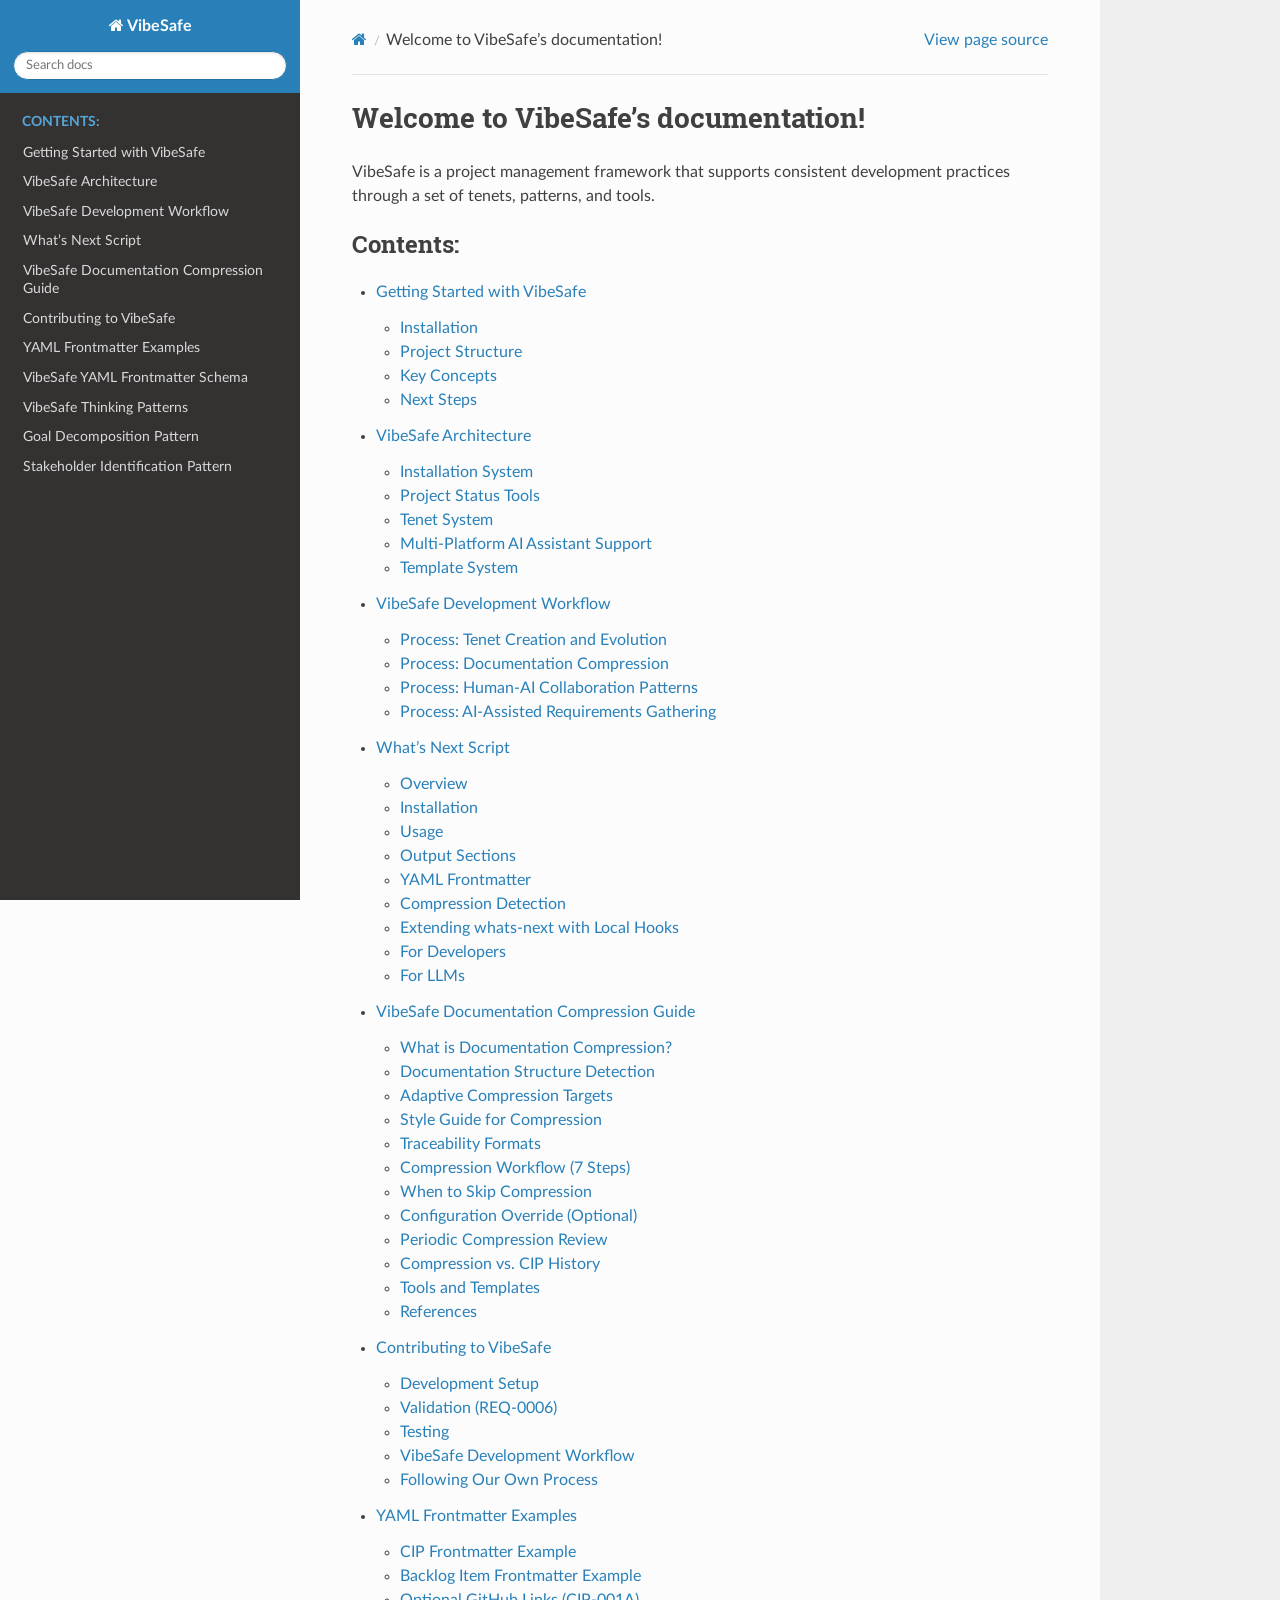
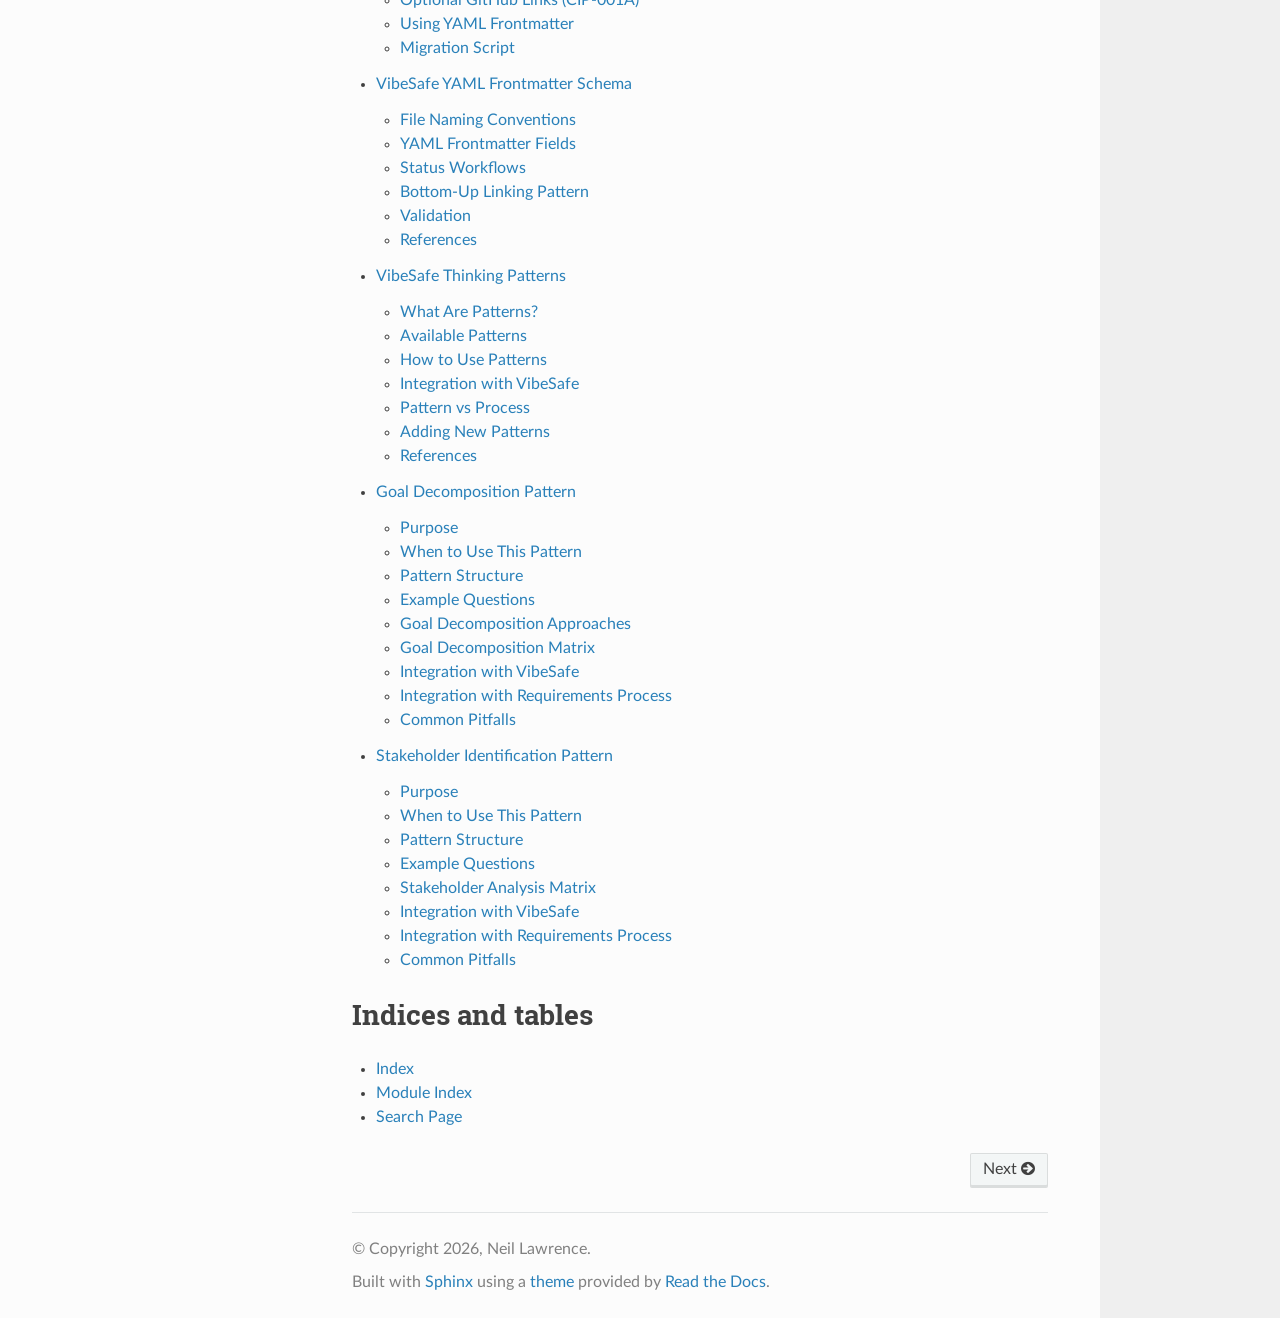
<file: index.html>
<!DOCTYPE html>
<html class="writer-html5" lang="en" data-content_root="./">
<head>
  <meta charset="utf-8" /><meta name="viewport" content="width=device-width, initial-scale=1" />

  <meta name="viewport" content="width=device-width, initial-scale=1.0" />
  <title>Welcome to VibeSafe’s documentation! &mdash; VibeSafe 0.1.0 documentation</title>
      <link rel="stylesheet" type="text/css" href="_static/pygments.css?v=b86133f3" />
      <link rel="stylesheet" type="text/css" href="_static/css/theme.css?v=9edc463e" />
      <link rel="stylesheet" type="text/css" href="_static/copybutton.css?v=76b2166b" />
      <link rel="stylesheet" type="text/css" href="_static/custom.css?v=59ca3cb4" />

  
      <script src="_static/jquery.js?v=5d32c60e"></script>
      <script src="_static/_sphinx_javascript_frameworks_compat.js?v=2cd50e6c"></script>
      <script src="_static/documentation_options.js?v=01f34227"></script>
      <script src="_static/doctools.js?v=9bcbadda"></script>
      <script src="_static/sphinx_highlight.js?v=dc90522c"></script>
      <script src="_static/clipboard.min.js?v=a7894cd8"></script>
      <script src="_static/copybutton.js?v=f281be69"></script>
    <script src="_static/js/theme.js"></script>
    <link rel="index" title="Index" href="genindex.html" />
    <link rel="search" title="Search" href="search.html" />
    <link rel="next" title="Getting Started with VibeSafe" href="getting_started.html" /> 
</head>

<body class="wy-body-for-nav"> 
  <div class="wy-grid-for-nav">
    <nav data-toggle="wy-nav-shift" class="wy-nav-side">
      <div class="wy-side-scroll">
        <div class="wy-side-nav-search" >

          
          
          <a href="#" class="icon icon-home">
            VibeSafe
          </a>
<div role="search">
  <form id="rtd-search-form" class="wy-form" action="search.html" method="get">
    <input type="text" name="q" placeholder="Search docs" aria-label="Search docs" />
    <input type="hidden" name="check_keywords" value="yes" />
    <input type="hidden" name="area" value="default" />
  </form>
</div>
        </div><div class="wy-menu wy-menu-vertical" data-spy="affix" role="navigation" aria-label="Navigation menu">
              <p class="caption" role="heading"><span class="caption-text">Contents:</span></p>
<ul>
<li class="toctree-l1"><a class="reference internal" href="getting_started.html">Getting Started with VibeSafe</a></li>
<li class="toctree-l1"><a class="reference internal" href="architecture.html">VibeSafe Architecture</a></li>
<li class="toctree-l1"><a class="reference internal" href="workflow.html">VibeSafe Development Workflow</a></li>
<li class="toctree-l1"><a class="reference internal" href="whats_next_script.html">What’s Next Script</a></li>
<li class="toctree-l1"><a class="reference internal" href="compression-guide.html">VibeSafe Documentation Compression Guide</a></li>
<li class="toctree-l1"><a class="reference internal" href="contributing.html">Contributing to VibeSafe</a></li>
<li class="toctree-l1"><a class="reference internal" href="yaml_frontmatter_examples.html">YAML Frontmatter Examples</a></li>
<li class="toctree-l1"><a class="reference internal" href="yaml_frontmatter_schema.html">VibeSafe YAML Frontmatter Schema</a></li>
<li class="toctree-l1"><a class="reference internal" href="patterns/README.html">VibeSafe Thinking Patterns</a></li>
<li class="toctree-l1"><a class="reference internal" href="patterns/goal-decomposition.html">Goal Decomposition Pattern</a></li>
<li class="toctree-l1"><a class="reference internal" href="patterns/stakeholder-identification.html">Stakeholder Identification Pattern</a></li>
</ul>

        </div>
      </div>
    </nav>

    <section data-toggle="wy-nav-shift" class="wy-nav-content-wrap"><nav class="wy-nav-top" aria-label="Mobile navigation menu" >
          <i data-toggle="wy-nav-top" class="fa fa-bars"></i>
          <a href="#">VibeSafe</a>
      </nav>

      <div class="wy-nav-content">
        <div class="rst-content">
          <div role="navigation" aria-label="Page navigation">
  <ul class="wy-breadcrumbs">
      <li><a href="#" class="icon icon-home" aria-label="Home"></a></li>
      <li class="breadcrumb-item active">Welcome to VibeSafe’s documentation!</li>
      <li class="wy-breadcrumbs-aside">
            <a href="_sources/index.rst.txt" rel="nofollow"> View page source</a>
      </li>
  </ul>
  <hr/>
</div>
          <div role="main" class="document" itemscope="itemscope" itemtype="http://schema.org/Article">
           <div itemprop="articleBody">
             
  <section id="welcome-to-vibesafe-s-documentation">
<h1>Welcome to VibeSafe’s documentation!<a class="headerlink" href="#welcome-to-vibesafe-s-documentation" title="Link to this heading"></a></h1>
<p>VibeSafe is a project management framework that supports consistent development practices through a set of tenets, patterns, and tools.</p>
<div class="toctree-wrapper compound">
<p class="caption" role="heading"><span class="caption-text">Contents:</span></p>
<ul>
<li class="toctree-l1"><a class="reference internal" href="getting_started.html">Getting Started with VibeSafe</a><ul>
<li class="toctree-l2"><a class="reference internal" href="getting_started.html#installation">Installation</a></li>
<li class="toctree-l2"><a class="reference internal" href="getting_started.html#project-structure">Project Structure</a></li>
<li class="toctree-l2"><a class="reference internal" href="getting_started.html#key-concepts">Key Concepts</a></li>
<li class="toctree-l2"><a class="reference internal" href="getting_started.html#next-steps">Next Steps</a></li>
</ul>
</li>
<li class="toctree-l1"><a class="reference internal" href="architecture.html">VibeSafe Architecture</a><ul>
<li class="toctree-l2"><a class="reference internal" href="architecture.html#installation-system">Installation System</a></li>
<li class="toctree-l2"><a class="reference internal" href="architecture.html#project-status-tools">Project Status Tools</a></li>
<li class="toctree-l2"><a class="reference internal" href="architecture.html#tenet-system">Tenet System</a></li>
<li class="toctree-l2"><a class="reference internal" href="architecture.html#multi-platform-ai-assistant-support">Multi-Platform AI Assistant Support</a></li>
<li class="toctree-l2"><a class="reference internal" href="architecture.html#template-system">Template System</a></li>
</ul>
</li>
<li class="toctree-l1"><a class="reference internal" href="workflow.html">VibeSafe Development Workflow</a><ul>
<li class="toctree-l2"><a class="reference internal" href="workflow.html#process-tenet-creation-and-evolution">Process: Tenet Creation and Evolution</a></li>
<li class="toctree-l2"><a class="reference internal" href="workflow.html#process-documentation-compression">Process: Documentation Compression</a></li>
<li class="toctree-l2"><a class="reference internal" href="workflow.html#process-human-ai-collaboration-patterns">Process: Human-AI Collaboration Patterns</a></li>
<li class="toctree-l2"><a class="reference internal" href="workflow.html#process-ai-assisted-requirements-gathering">Process: AI-Assisted Requirements Gathering</a></li>
</ul>
</li>
<li class="toctree-l1"><a class="reference internal" href="whats_next_script.html">What’s Next Script</a><ul>
<li class="toctree-l2"><a class="reference internal" href="whats_next_script.html#overview">Overview</a></li>
<li class="toctree-l2"><a class="reference internal" href="whats_next_script.html#installation">Installation</a></li>
<li class="toctree-l2"><a class="reference internal" href="whats_next_script.html#usage">Usage</a></li>
<li class="toctree-l2"><a class="reference internal" href="whats_next_script.html#output-sections">Output Sections</a></li>
<li class="toctree-l2"><a class="reference internal" href="whats_next_script.html#yaml-frontmatter">YAML Frontmatter</a></li>
<li class="toctree-l2"><a class="reference internal" href="whats_next_script.html#compression-detection">Compression Detection</a></li>
<li class="toctree-l2"><a class="reference internal" href="whats_next_script.html#extending-whats-next-with-local-hooks">Extending whats-next with Local Hooks</a></li>
<li class="toctree-l2"><a class="reference internal" href="whats_next_script.html#for-developers">For Developers</a></li>
<li class="toctree-l2"><a class="reference internal" href="whats_next_script.html#for-llms">For LLMs</a></li>
</ul>
</li>
<li class="toctree-l1"><a class="reference internal" href="compression-guide.html">VibeSafe Documentation Compression Guide</a><ul>
<li class="toctree-l2"><a class="reference internal" href="compression-guide.html#what-is-documentation-compression">What is Documentation Compression?</a></li>
<li class="toctree-l2"><a class="reference internal" href="compression-guide.html#documentation-structure-detection">Documentation Structure Detection</a></li>
<li class="toctree-l2"><a class="reference internal" href="compression-guide.html#adaptive-compression-targets">Adaptive Compression Targets</a></li>
<li class="toctree-l2"><a class="reference internal" href="compression-guide.html#style-guide-for-compression">Style Guide for Compression</a></li>
<li class="toctree-l2"><a class="reference internal" href="compression-guide.html#traceability-formats">Traceability Formats</a></li>
<li class="toctree-l2"><a class="reference internal" href="compression-guide.html#compression-workflow-7-steps">Compression Workflow (7 Steps)</a></li>
<li class="toctree-l2"><a class="reference internal" href="compression-guide.html#when-to-skip-compression">When to Skip Compression</a></li>
<li class="toctree-l2"><a class="reference internal" href="compression-guide.html#configuration-override-optional">Configuration Override (Optional)</a></li>
<li class="toctree-l2"><a class="reference internal" href="compression-guide.html#periodic-compression-review">Periodic Compression Review</a></li>
<li class="toctree-l2"><a class="reference internal" href="compression-guide.html#compression-vs-cip-history">Compression vs. CIP History</a></li>
<li class="toctree-l2"><a class="reference internal" href="compression-guide.html#tools-and-templates">Tools and Templates</a></li>
<li class="toctree-l2"><a class="reference internal" href="compression-guide.html#references">References</a></li>
</ul>
</li>
<li class="toctree-l1"><a class="reference internal" href="contributing.html">Contributing to VibeSafe</a><ul>
<li class="toctree-l2"><a class="reference internal" href="contributing.html#development-setup">Development Setup</a></li>
<li class="toctree-l2"><a class="reference internal" href="contributing.html#validation-req-0006">Validation (REQ-0006)</a></li>
<li class="toctree-l2"><a class="reference internal" href="contributing.html#testing">Testing</a></li>
<li class="toctree-l2"><a class="reference internal" href="contributing.html#vibesafe-development-workflow">VibeSafe Development Workflow</a></li>
<li class="toctree-l2"><a class="reference internal" href="contributing.html#following-our-own-process">Following Our Own Process</a></li>
</ul>
</li>
<li class="toctree-l1"><a class="reference internal" href="yaml_frontmatter_examples.html">YAML Frontmatter Examples</a><ul>
<li class="toctree-l2"><a class="reference internal" href="yaml_frontmatter_examples.html#cip-frontmatter-example">CIP Frontmatter Example</a></li>
<li class="toctree-l2"><a class="reference internal" href="yaml_frontmatter_examples.html#backlog-item-frontmatter-example">Backlog Item Frontmatter Example</a></li>
<li class="toctree-l2"><a class="reference internal" href="yaml_frontmatter_examples.html#optional-github-links-cip-001a">Optional GitHub Links (CIP-001A)</a></li>
<li class="toctree-l2"><a class="reference internal" href="yaml_frontmatter_examples.html#using-yaml-frontmatter">Using YAML Frontmatter</a></li>
<li class="toctree-l2"><a class="reference internal" href="yaml_frontmatter_examples.html#migration-script">Migration Script</a></li>
</ul>
</li>
<li class="toctree-l1"><a class="reference internal" href="yaml_frontmatter_schema.html">VibeSafe YAML Frontmatter Schema</a><ul>
<li class="toctree-l2"><a class="reference internal" href="yaml_frontmatter_schema.html#file-naming-conventions">File Naming Conventions</a></li>
<li class="toctree-l2"><a class="reference internal" href="yaml_frontmatter_schema.html#yaml-frontmatter-fields">YAML Frontmatter Fields</a></li>
<li class="toctree-l2"><a class="reference internal" href="yaml_frontmatter_schema.html#status-workflows">Status Workflows</a></li>
<li class="toctree-l2"><a class="reference internal" href="yaml_frontmatter_schema.html#bottom-up-linking-pattern">Bottom-Up Linking Pattern</a></li>
<li class="toctree-l2"><a class="reference internal" href="yaml_frontmatter_schema.html#validation">Validation</a></li>
<li class="toctree-l2"><a class="reference internal" href="yaml_frontmatter_schema.html#references">References</a></li>
</ul>
</li>
<li class="toctree-l1"><a class="reference internal" href="patterns/README.html">VibeSafe Thinking Patterns</a><ul>
<li class="toctree-l2"><a class="reference internal" href="patterns/README.html#what-are-patterns">What Are Patterns?</a></li>
<li class="toctree-l2"><a class="reference internal" href="patterns/README.html#available-patterns">Available Patterns</a></li>
<li class="toctree-l2"><a class="reference internal" href="patterns/README.html#how-to-use-patterns">How to Use Patterns</a></li>
<li class="toctree-l2"><a class="reference internal" href="patterns/README.html#integration-with-vibesafe">Integration with VibeSafe</a></li>
<li class="toctree-l2"><a class="reference internal" href="patterns/README.html#pattern-vs-process">Pattern vs Process</a></li>
<li class="toctree-l2"><a class="reference internal" href="patterns/README.html#adding-new-patterns">Adding New Patterns</a></li>
<li class="toctree-l2"><a class="reference internal" href="patterns/README.html#references">References</a></li>
</ul>
</li>
<li class="toctree-l1"><a class="reference internal" href="patterns/goal-decomposition.html">Goal Decomposition Pattern</a><ul>
<li class="toctree-l2"><a class="reference internal" href="patterns/goal-decomposition.html#purpose">Purpose</a></li>
<li class="toctree-l2"><a class="reference internal" href="patterns/goal-decomposition.html#when-to-use-this-pattern">When to Use This Pattern</a></li>
<li class="toctree-l2"><a class="reference internal" href="patterns/goal-decomposition.html#pattern-structure">Pattern Structure</a></li>
<li class="toctree-l2"><a class="reference internal" href="patterns/goal-decomposition.html#example-questions">Example Questions</a></li>
<li class="toctree-l2"><a class="reference internal" href="patterns/goal-decomposition.html#goal-decomposition-approaches">Goal Decomposition Approaches</a></li>
<li class="toctree-l2"><a class="reference internal" href="patterns/goal-decomposition.html#goal-decomposition-matrix">Goal Decomposition Matrix</a></li>
<li class="toctree-l2"><a class="reference internal" href="patterns/goal-decomposition.html#integration-with-vibesafe">Integration with VibeSafe</a></li>
<li class="toctree-l2"><a class="reference internal" href="patterns/goal-decomposition.html#integration-with-requirements-process">Integration with Requirements Process</a></li>
<li class="toctree-l2"><a class="reference internal" href="patterns/goal-decomposition.html#common-pitfalls">Common Pitfalls</a></li>
</ul>
</li>
<li class="toctree-l1"><a class="reference internal" href="patterns/stakeholder-identification.html">Stakeholder Identification Pattern</a><ul>
<li class="toctree-l2"><a class="reference internal" href="patterns/stakeholder-identification.html#purpose">Purpose</a></li>
<li class="toctree-l2"><a class="reference internal" href="patterns/stakeholder-identification.html#when-to-use-this-pattern">When to Use This Pattern</a></li>
<li class="toctree-l2"><a class="reference internal" href="patterns/stakeholder-identification.html#pattern-structure">Pattern Structure</a></li>
<li class="toctree-l2"><a class="reference internal" href="patterns/stakeholder-identification.html#example-questions">Example Questions</a></li>
<li class="toctree-l2"><a class="reference internal" href="patterns/stakeholder-identification.html#stakeholder-analysis-matrix">Stakeholder Analysis Matrix</a></li>
<li class="toctree-l2"><a class="reference internal" href="patterns/stakeholder-identification.html#integration-with-vibesafe">Integration with VibeSafe</a></li>
<li class="toctree-l2"><a class="reference internal" href="patterns/stakeholder-identification.html#integration-with-requirements-process">Integration with Requirements Process</a></li>
<li class="toctree-l2"><a class="reference internal" href="patterns/stakeholder-identification.html#common-pitfalls">Common Pitfalls</a></li>
</ul>
</li>
</ul>
</div>
</section>
<section id="indices-and-tables">
<h1>Indices and tables<a class="headerlink" href="#indices-and-tables" title="Link to this heading"></a></h1>
<ul class="simple">
<li><p><a class="reference internal" href="genindex.html"><span class="std std-ref">Index</span></a></p></li>
<li><p><a class="reference internal" href="py-modindex.html"><span class="std std-ref">Module Index</span></a></p></li>
<li><p><a class="reference internal" href="search.html"><span class="std std-ref">Search Page</span></a></p></li>
</ul>
</section>


           </div>
          </div>
          <footer><div class="rst-footer-buttons" role="navigation" aria-label="Footer">
        <a href="getting_started.html" class="btn btn-neutral float-right" title="Getting Started with VibeSafe" accesskey="n" rel="next">Next <span class="fa fa-arrow-circle-right" aria-hidden="true"></span></a>
    </div>

  <hr/>

  <div role="contentinfo">
    <p>&#169; Copyright 2026, Neil Lawrence.</p>
  </div>

  Built with <a href="https://www.sphinx-doc.org/">Sphinx</a> using a
    <a href="https://github.com/readthedocs/sphinx_rtd_theme">theme</a>
    provided by <a href="https://readthedocs.org">Read the Docs</a>.
   

</footer>
        </div>
      </div>
    </section>
  </div>
  <script>
      jQuery(function () {
          SphinxRtdTheme.Navigation.enable(true);
      });
  </script> 

</body>
</html>
</file>
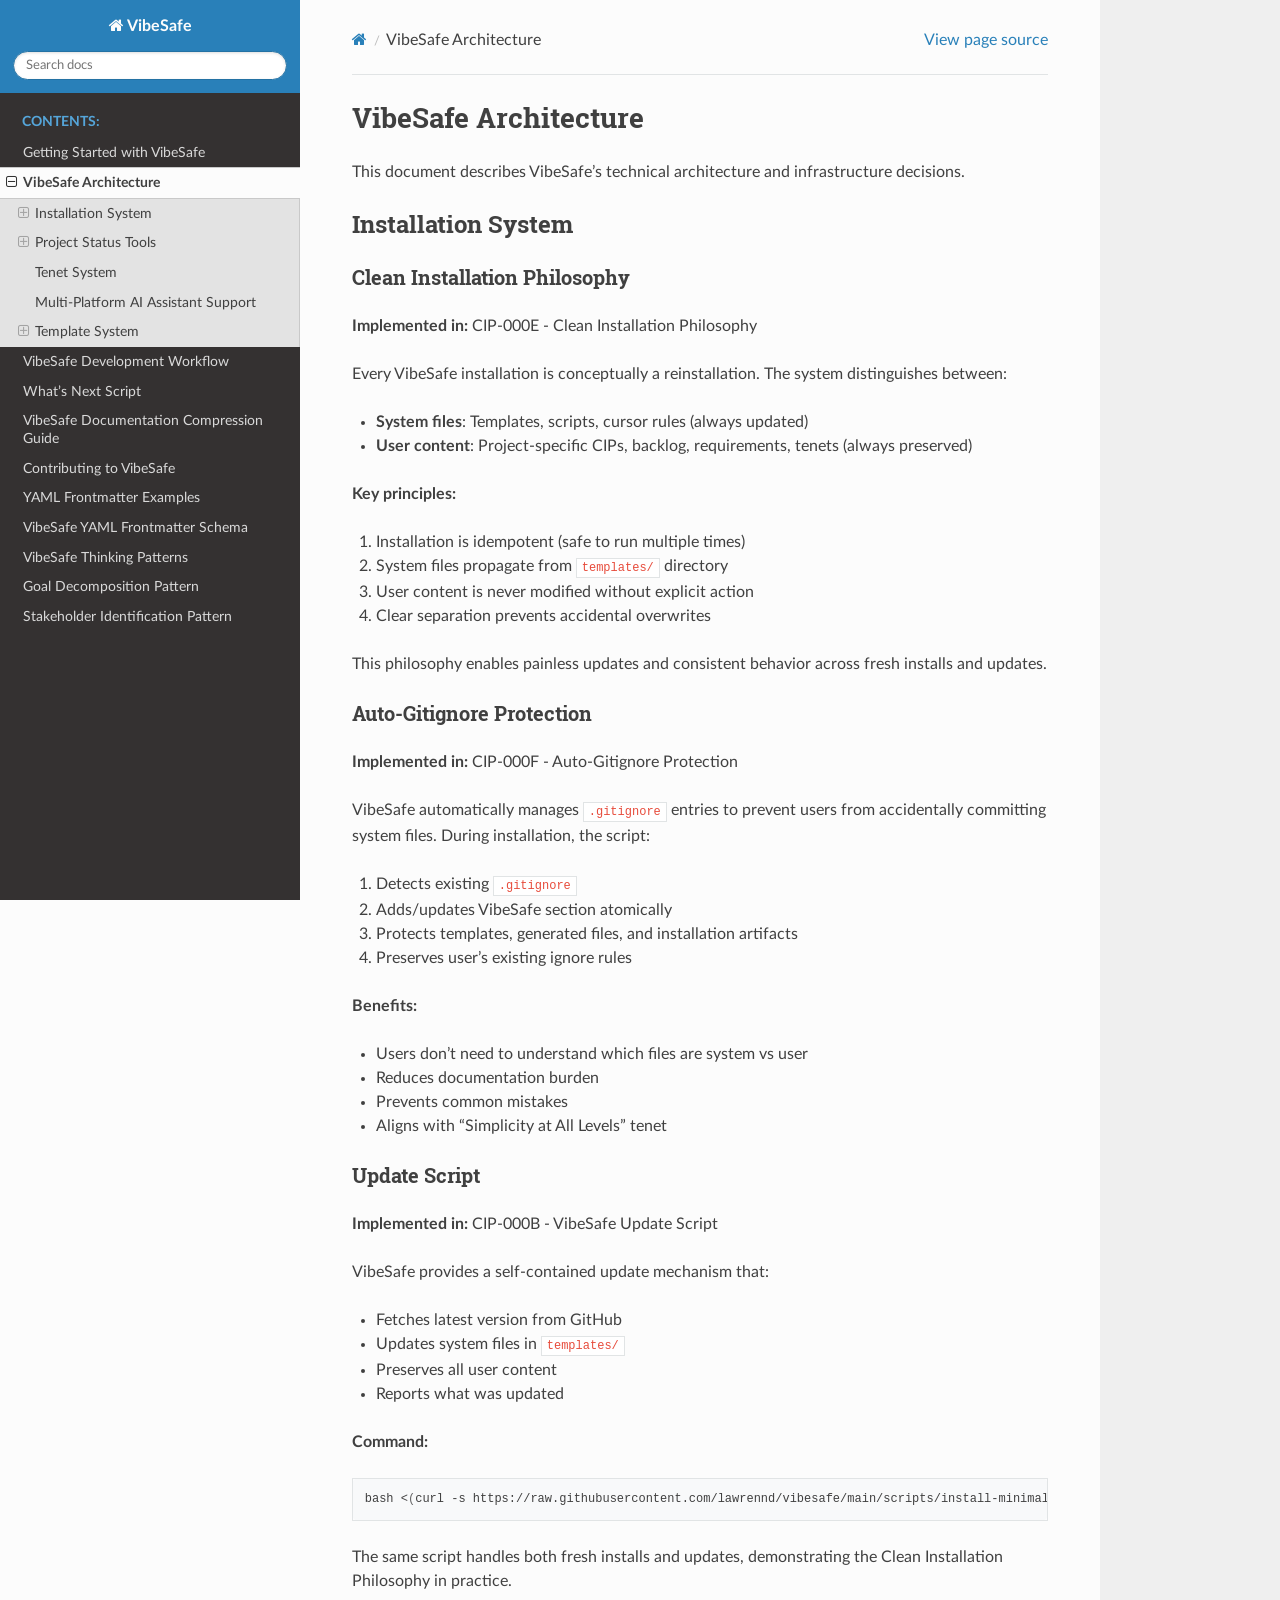
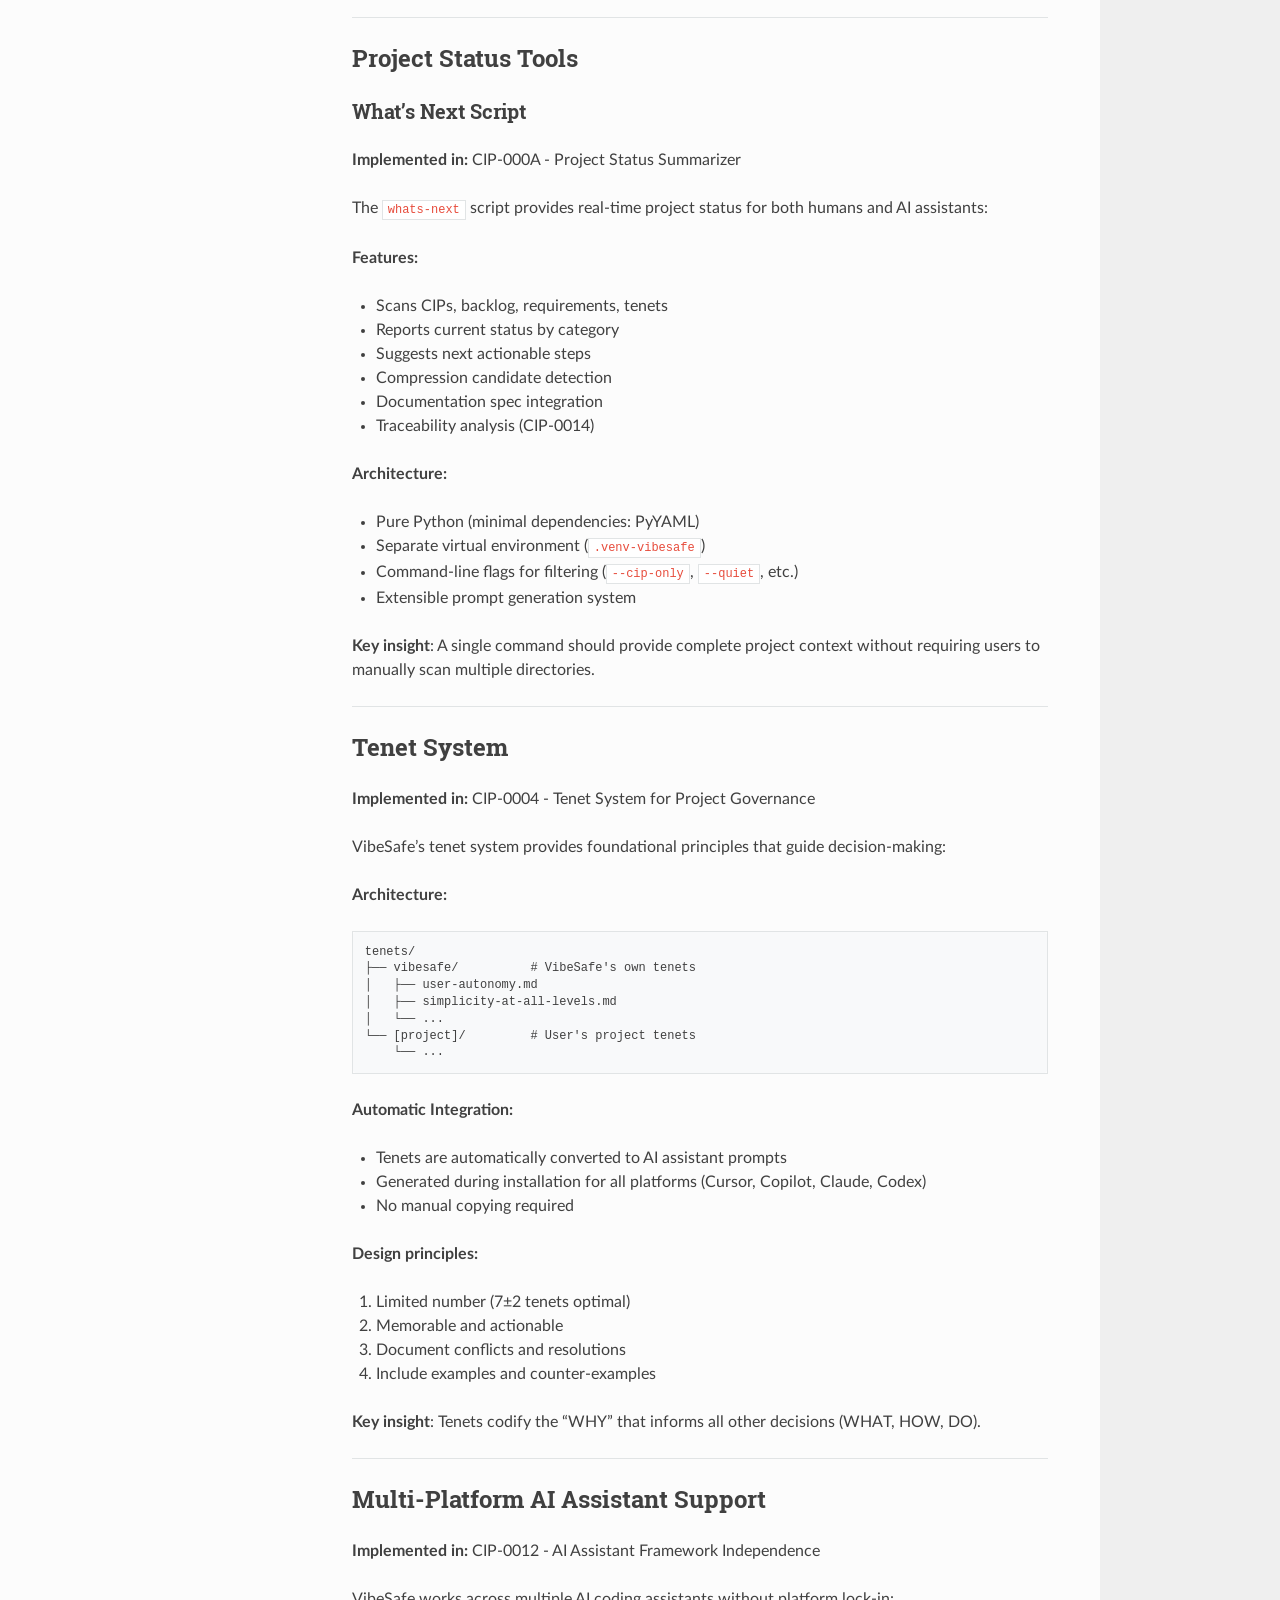
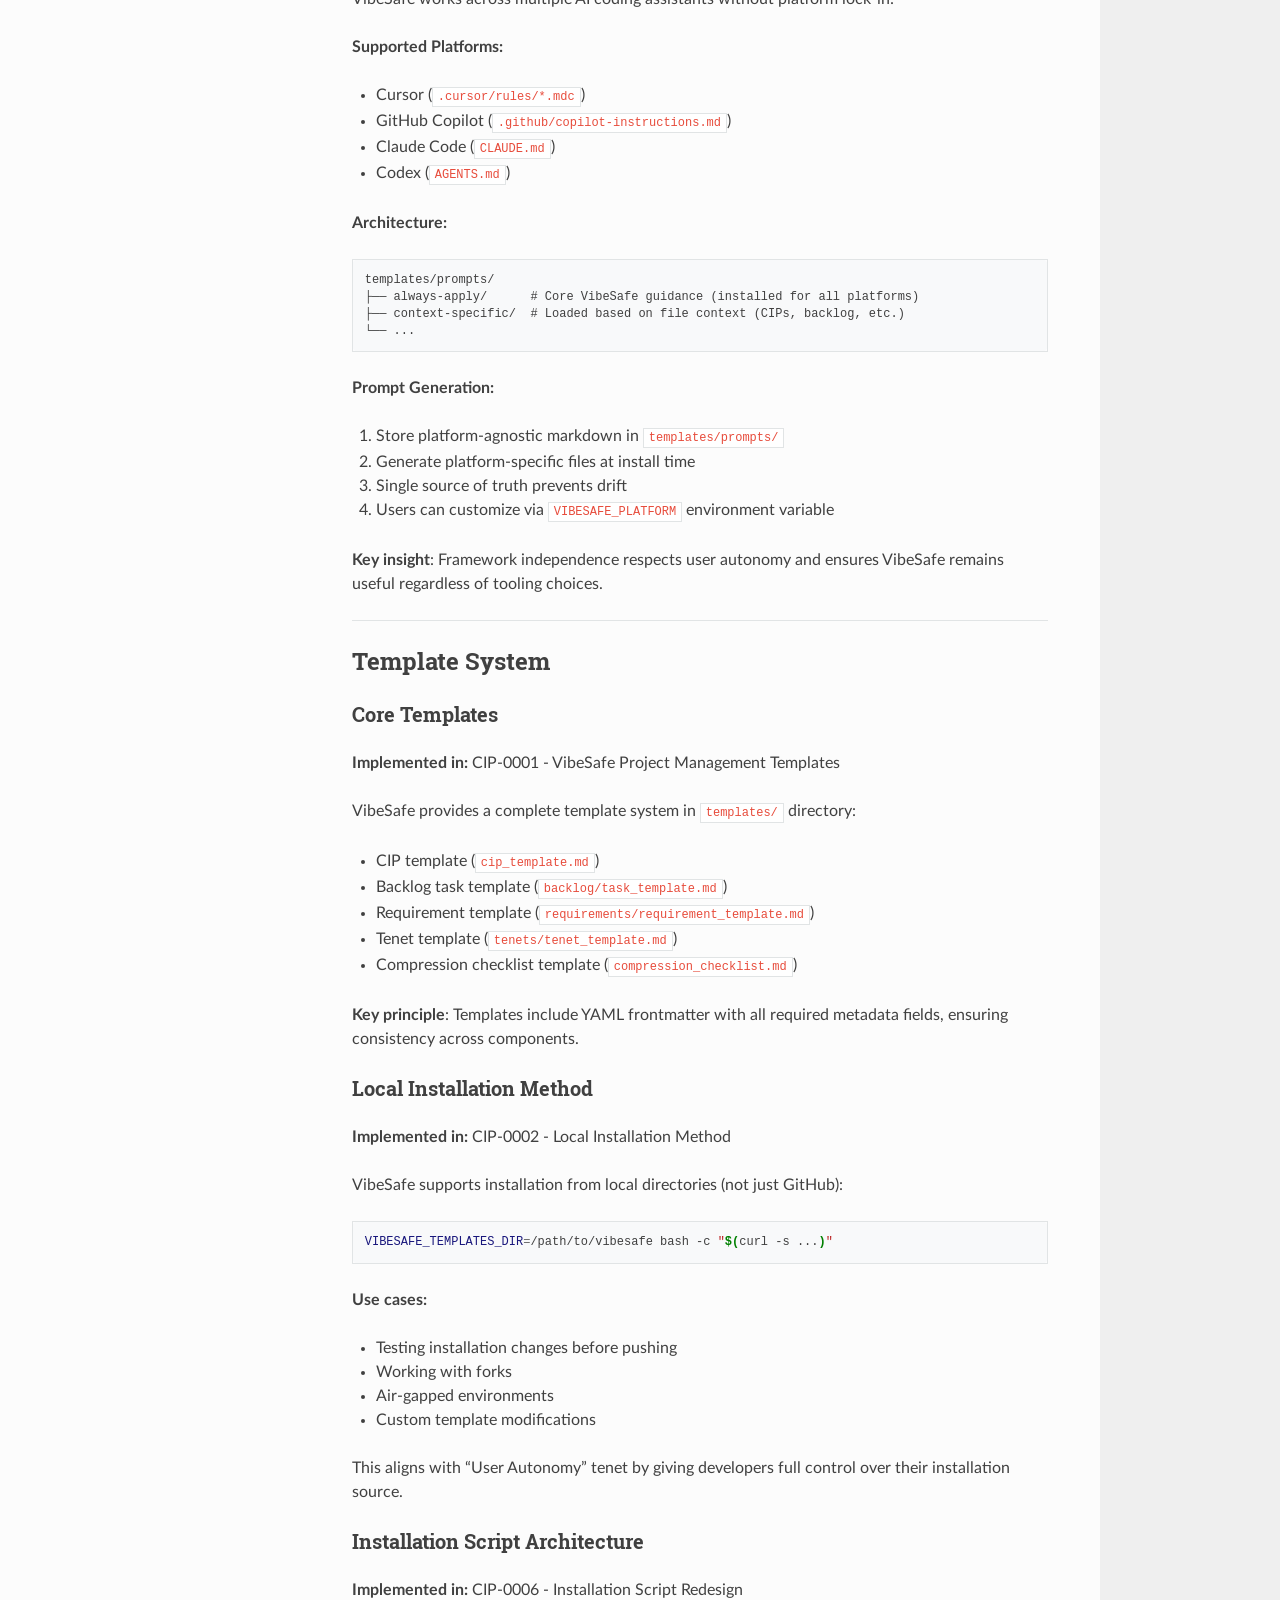
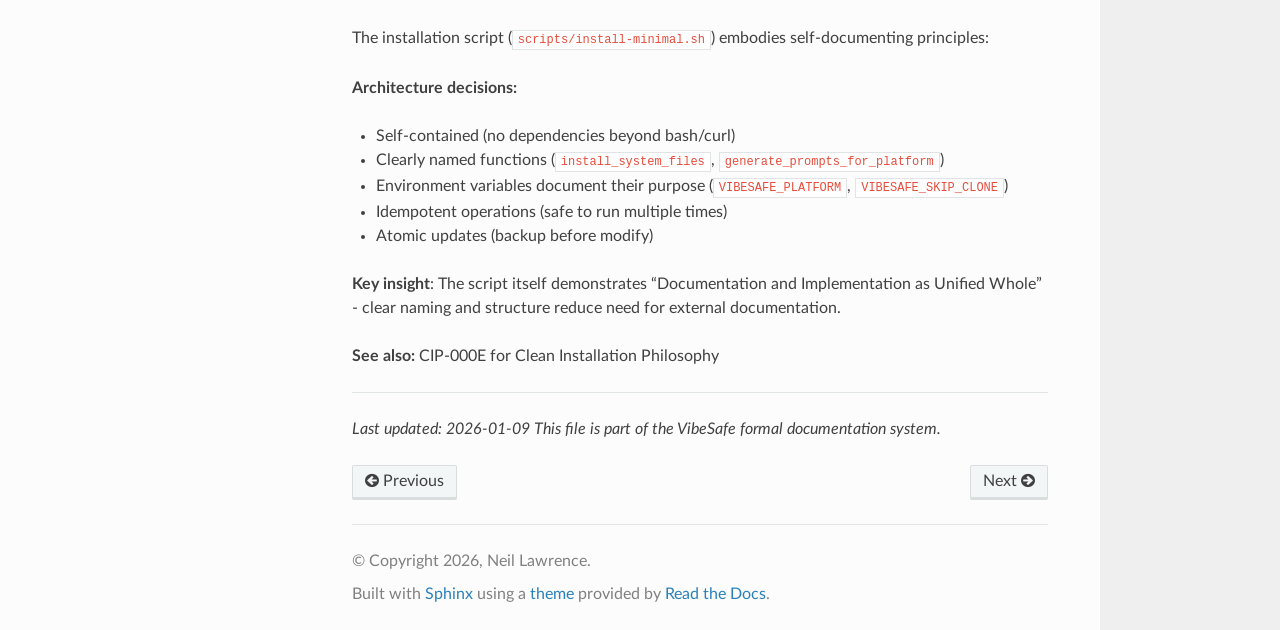
<file: architecture.html>
<!DOCTYPE html>
<html class="writer-html5" lang="en" data-content_root="./">
<head>
  <meta charset="utf-8" /><meta name="viewport" content="width=device-width, initial-scale=1" />

  <meta name="viewport" content="width=device-width, initial-scale=1.0" />
  <title>VibeSafe Architecture &mdash; VibeSafe 0.1.0 documentation</title>
      <link rel="stylesheet" type="text/css" href="_static/pygments.css?v=b86133f3" />
      <link rel="stylesheet" type="text/css" href="_static/css/theme.css?v=9edc463e" />
      <link rel="stylesheet" type="text/css" href="_static/copybutton.css?v=76b2166b" />
      <link rel="stylesheet" type="text/css" href="_static/custom.css?v=59ca3cb4" />

  
      <script src="_static/jquery.js?v=5d32c60e"></script>
      <script src="_static/_sphinx_javascript_frameworks_compat.js?v=2cd50e6c"></script>
      <script src="_static/documentation_options.js?v=01f34227"></script>
      <script src="_static/doctools.js?v=9bcbadda"></script>
      <script src="_static/sphinx_highlight.js?v=dc90522c"></script>
      <script src="_static/clipboard.min.js?v=a7894cd8"></script>
      <script src="_static/copybutton.js?v=f281be69"></script>
    <script src="_static/js/theme.js"></script>
    <link rel="index" title="Index" href="genindex.html" />
    <link rel="search" title="Search" href="search.html" />
    <link rel="next" title="VibeSafe Development Workflow" href="workflow.html" />
    <link rel="prev" title="Getting Started with VibeSafe" href="getting_started.html" /> 
</head>

<body class="wy-body-for-nav"> 
  <div class="wy-grid-for-nav">
    <nav data-toggle="wy-nav-shift" class="wy-nav-side">
      <div class="wy-side-scroll">
        <div class="wy-side-nav-search" >

          
          
          <a href="index.html" class="icon icon-home">
            VibeSafe
          </a>
<div role="search">
  <form id="rtd-search-form" class="wy-form" action="search.html" method="get">
    <input type="text" name="q" placeholder="Search docs" aria-label="Search docs" />
    <input type="hidden" name="check_keywords" value="yes" />
    <input type="hidden" name="area" value="default" />
  </form>
</div>
        </div><div class="wy-menu wy-menu-vertical" data-spy="affix" role="navigation" aria-label="Navigation menu">
              <p class="caption" role="heading"><span class="caption-text">Contents:</span></p>
<ul class="current">
<li class="toctree-l1"><a class="reference internal" href="getting_started.html">Getting Started with VibeSafe</a></li>
<li class="toctree-l1 current"><a class="current reference internal" href="#">VibeSafe Architecture</a><ul>
<li class="toctree-l2"><a class="reference internal" href="#installation-system">Installation System</a><ul>
<li class="toctree-l3"><a class="reference internal" href="#clean-installation-philosophy">Clean Installation Philosophy</a></li>
<li class="toctree-l3"><a class="reference internal" href="#auto-gitignore-protection">Auto-Gitignore Protection</a></li>
<li class="toctree-l3"><a class="reference internal" href="#update-script">Update Script</a></li>
</ul>
</li>
<li class="toctree-l2"><a class="reference internal" href="#project-status-tools">Project Status Tools</a><ul>
<li class="toctree-l3"><a class="reference internal" href="#whats-next-script">What’s Next Script</a></li>
</ul>
</li>
<li class="toctree-l2"><a class="reference internal" href="#tenet-system">Tenet System</a></li>
<li class="toctree-l2"><a class="reference internal" href="#multi-platform-ai-assistant-support">Multi-Platform AI Assistant Support</a></li>
<li class="toctree-l2"><a class="reference internal" href="#template-system">Template System</a><ul>
<li class="toctree-l3"><a class="reference internal" href="#core-templates">Core Templates</a></li>
<li class="toctree-l3"><a class="reference internal" href="#local-installation-method">Local Installation Method</a></li>
<li class="toctree-l3"><a class="reference internal" href="#installation-script-architecture">Installation Script Architecture</a></li>
</ul>
</li>
</ul>
</li>
<li class="toctree-l1"><a class="reference internal" href="workflow.html">VibeSafe Development Workflow</a></li>
<li class="toctree-l1"><a class="reference internal" href="whats_next_script.html">What’s Next Script</a></li>
<li class="toctree-l1"><a class="reference internal" href="compression-guide.html">VibeSafe Documentation Compression Guide</a></li>
<li class="toctree-l1"><a class="reference internal" href="contributing.html">Contributing to VibeSafe</a></li>
<li class="toctree-l1"><a class="reference internal" href="yaml_frontmatter_examples.html">YAML Frontmatter Examples</a></li>
<li class="toctree-l1"><a class="reference internal" href="yaml_frontmatter_schema.html">VibeSafe YAML Frontmatter Schema</a></li>
<li class="toctree-l1"><a class="reference internal" href="patterns/README.html">VibeSafe Thinking Patterns</a></li>
<li class="toctree-l1"><a class="reference internal" href="patterns/goal-decomposition.html">Goal Decomposition Pattern</a></li>
<li class="toctree-l1"><a class="reference internal" href="patterns/stakeholder-identification.html">Stakeholder Identification Pattern</a></li>
</ul>

        </div>
      </div>
    </nav>

    <section data-toggle="wy-nav-shift" class="wy-nav-content-wrap"><nav class="wy-nav-top" aria-label="Mobile navigation menu" >
          <i data-toggle="wy-nav-top" class="fa fa-bars"></i>
          <a href="index.html">VibeSafe</a>
      </nav>

      <div class="wy-nav-content">
        <div class="rst-content">
          <div role="navigation" aria-label="Page navigation">
  <ul class="wy-breadcrumbs">
      <li><a href="index.html" class="icon icon-home" aria-label="Home"></a></li>
      <li class="breadcrumb-item active">VibeSafe Architecture</li>
      <li class="wy-breadcrumbs-aside">
            <a href="_sources/architecture.md.txt" rel="nofollow"> View page source</a>
      </li>
  </ul>
  <hr/>
</div>
          <div role="main" class="document" itemscope="itemscope" itemtype="http://schema.org/Article">
           <div itemprop="articleBody">
             
  <section class="tex2jax_ignore mathjax_ignore" id="vibesafe-architecture">
<h1>VibeSafe Architecture<a class="headerlink" href="#vibesafe-architecture" title="Link to this heading"></a></h1>
<p>This document describes VibeSafe’s technical architecture and infrastructure decisions.</p>
<section id="installation-system">
<h2>Installation System<a class="headerlink" href="#installation-system" title="Link to this heading"></a></h2>
<section id="clean-installation-philosophy">
<h3>Clean Installation Philosophy<a class="headerlink" href="#clean-installation-philosophy" title="Link to this heading"></a></h3>
<p><strong>Implemented in:</strong> <span class="xref myst">CIP-000E</span> - Clean Installation Philosophy</p>
<p>Every VibeSafe installation is conceptually a reinstallation. The system distinguishes between:</p>
<ul class="simple">
<li><p><strong>System files</strong>: Templates, scripts, cursor rules (always updated)</p></li>
<li><p><strong>User content</strong>: Project-specific CIPs, backlog, requirements, tenets (always preserved)</p></li>
</ul>
<p><strong>Key principles:</strong></p>
<ol class="arabic simple">
<li><p>Installation is idempotent (safe to run multiple times)</p></li>
<li><p>System files propagate from <code class="docutils literal notranslate"><span class="pre">templates/</span></code> directory</p></li>
<li><p>User content is never modified without explicit action</p></li>
<li><p>Clear separation prevents accidental overwrites</p></li>
</ol>
<p>This philosophy enables painless updates and consistent behavior across fresh installs and updates.</p>
</section>
<section id="auto-gitignore-protection">
<h3>Auto-Gitignore Protection<a class="headerlink" href="#auto-gitignore-protection" title="Link to this heading"></a></h3>
<p><strong>Implemented in:</strong> <span class="xref myst">CIP-000F</span> - Auto-Gitignore Protection</p>
<p>VibeSafe automatically manages <code class="docutils literal notranslate"><span class="pre">.gitignore</span></code> entries to prevent users from accidentally committing system files. During installation, the script:</p>
<ol class="arabic simple">
<li><p>Detects existing <code class="docutils literal notranslate"><span class="pre">.gitignore</span></code></p></li>
<li><p>Adds/updates VibeSafe section atomically</p></li>
<li><p>Protects templates, generated files, and installation artifacts</p></li>
<li><p>Preserves user’s existing ignore rules</p></li>
</ol>
<p><strong>Benefits:</strong></p>
<ul class="simple">
<li><p>Users don’t need to understand which files are system vs user</p></li>
<li><p>Reduces documentation burden</p></li>
<li><p>Prevents common mistakes</p></li>
<li><p>Aligns with “Simplicity at All Levels” tenet</p></li>
</ul>
</section>
<section id="update-script">
<h3>Update Script<a class="headerlink" href="#update-script" title="Link to this heading"></a></h3>
<p><strong>Implemented in:</strong> <span class="xref myst">CIP-000B</span> - VibeSafe Update Script</p>
<p>VibeSafe provides a self-contained update mechanism that:</p>
<ul class="simple">
<li><p>Fetches latest version from GitHub</p></li>
<li><p>Updates system files in <code class="docutils literal notranslate"><span class="pre">templates/</span></code></p></li>
<li><p>Preserves all user content</p></li>
<li><p>Reports what was updated</p></li>
</ul>
<p><strong>Command:</strong></p>
<div class="highlight-bash notranslate"><div class="highlight"><pre><span></span>bash<span class="w"> </span>&lt;<span class="o">(</span>curl<span class="w"> </span>-s<span class="w"> </span>https://raw.githubusercontent.com/lawrennd/vibesafe/main/scripts/install-minimal.sh<span class="o">)</span>
</pre></div>
</div>
<p>The same script handles both fresh installs and updates, demonstrating the Clean Installation Philosophy in practice.</p>
</section>
</section>
<hr class="docutils" />
<section id="project-status-tools">
<h2>Project Status Tools<a class="headerlink" href="#project-status-tools" title="Link to this heading"></a></h2>
<section id="whats-next-script">
<h3>What’s Next Script<a class="headerlink" href="#whats-next-script" title="Link to this heading"></a></h3>
<p><strong>Implemented in:</strong> <span class="xref myst">CIP-000A</span> - Project Status Summarizer</p>
<p>The <code class="docutils literal notranslate"><span class="pre">whats-next</span></code> script provides real-time project status for both humans and AI assistants:</p>
<p><strong>Features:</strong></p>
<ul class="simple">
<li><p>Scans CIPs, backlog, requirements, tenets</p></li>
<li><p>Reports current status by category</p></li>
<li><p>Suggests next actionable steps</p></li>
<li><p>Compression candidate detection</p></li>
<li><p>Documentation spec integration</p></li>
<li><p>Traceability analysis (CIP-0014)</p></li>
</ul>
<p><strong>Architecture:</strong></p>
<ul class="simple">
<li><p>Pure Python (minimal dependencies: PyYAML)</p></li>
<li><p>Separate virtual environment (<code class="docutils literal notranslate"><span class="pre">.venv-vibesafe</span></code>)</p></li>
<li><p>Command-line flags for filtering (<code class="docutils literal notranslate"><span class="pre">--cip-only</span></code>, <code class="docutils literal notranslate"><span class="pre">--quiet</span></code>, etc.)</p></li>
<li><p>Extensible prompt generation system</p></li>
</ul>
<p><strong>Key insight</strong>: A single command should provide complete project context without requiring users to manually scan multiple directories.</p>
</section>
</section>
<hr class="docutils" />
<section id="tenet-system">
<h2>Tenet System<a class="headerlink" href="#tenet-system" title="Link to this heading"></a></h2>
<p><strong>Implemented in:</strong> <span class="xref myst">CIP-0004</span> - Tenet System for Project Governance</p>
<p>VibeSafe’s tenet system provides foundational principles that guide decision-making:</p>
<p><strong>Architecture:</strong></p>
<div class="highlight-default notranslate"><div class="highlight"><pre><span></span>tenets/
├── vibesafe/          # VibeSafe's own tenets
│   ├── user-autonomy.md
│   ├── simplicity-at-all-levels.md
│   └── ...
└── [project]/         # User's project tenets
    └── ...
</pre></div>
</div>
<p><strong>Automatic Integration:</strong></p>
<ul class="simple">
<li><p>Tenets are automatically converted to AI assistant prompts</p></li>
<li><p>Generated during installation for all platforms (Cursor, Copilot, Claude, Codex)</p></li>
<li><p>No manual copying required</p></li>
</ul>
<p><strong>Design principles:</strong></p>
<ol class="arabic simple">
<li><p>Limited number (7±2 tenets optimal)</p></li>
<li><p>Memorable and actionable</p></li>
<li><p>Document conflicts and resolutions</p></li>
<li><p>Include examples and counter-examples</p></li>
</ol>
<p><strong>Key insight</strong>: Tenets codify the “WHY” that informs all other decisions (WHAT, HOW, DO).</p>
</section>
<hr class="docutils" />
<section id="multi-platform-ai-assistant-support">
<h2>Multi-Platform AI Assistant Support<a class="headerlink" href="#multi-platform-ai-assistant-support" title="Link to this heading"></a></h2>
<p><strong>Implemented in:</strong> <span class="xref myst">CIP-0012</span> - AI Assistant Framework Independence</p>
<p>VibeSafe works across multiple AI coding assistants without platform lock-in:</p>
<p><strong>Supported Platforms:</strong></p>
<ul class="simple">
<li><p>Cursor (<code class="docutils literal notranslate"><span class="pre">.cursor/rules/*.mdc</span></code>)</p></li>
<li><p>GitHub Copilot (<code class="docutils literal notranslate"><span class="pre">.github/copilot-instructions.md</span></code>)</p></li>
<li><p>Claude Code (<code class="docutils literal notranslate"><span class="pre">CLAUDE.md</span></code>)</p></li>
<li><p>Codex (<code class="docutils literal notranslate"><span class="pre">AGENTS.md</span></code>)</p></li>
</ul>
<p><strong>Architecture:</strong></p>
<div class="highlight-default notranslate"><div class="highlight"><pre><span></span>templates/prompts/
├── always-apply/      # Core VibeSafe guidance (installed for all platforms)
├── context-specific/  # Loaded based on file context (CIPs, backlog, etc.)
└── ...
</pre></div>
</div>
<p><strong>Prompt Generation:</strong></p>
<ol class="arabic simple">
<li><p>Store platform-agnostic markdown in <code class="docutils literal notranslate"><span class="pre">templates/prompts/</span></code></p></li>
<li><p>Generate platform-specific files at install time</p></li>
<li><p>Single source of truth prevents drift</p></li>
<li><p>Users can customize via <code class="docutils literal notranslate"><span class="pre">VIBESAFE_PLATFORM</span></code> environment variable</p></li>
</ol>
<p><strong>Key insight</strong>: Framework independence respects user autonomy and ensures VibeSafe remains useful regardless of tooling choices.</p>
</section>
<hr class="docutils" />
<section id="template-system">
<h2>Template System<a class="headerlink" href="#template-system" title="Link to this heading"></a></h2>
<section id="core-templates">
<h3>Core Templates<a class="headerlink" href="#core-templates" title="Link to this heading"></a></h3>
<p><strong>Implemented in:</strong> <span class="xref myst">CIP-0001</span> - VibeSafe Project Management Templates</p>
<p>VibeSafe provides a complete template system in <code class="docutils literal notranslate"><span class="pre">templates/</span></code> directory:</p>
<ul class="simple">
<li><p>CIP template (<code class="docutils literal notranslate"><span class="pre">cip_template.md</span></code>)</p></li>
<li><p>Backlog task template (<code class="docutils literal notranslate"><span class="pre">backlog/task_template.md</span></code>)</p></li>
<li><p>Requirement template (<code class="docutils literal notranslate"><span class="pre">requirements/requirement_template.md</span></code>)</p></li>
<li><p>Tenet template (<code class="docutils literal notranslate"><span class="pre">tenets/tenet_template.md</span></code>)</p></li>
<li><p>Compression checklist template (<code class="docutils literal notranslate"><span class="pre">compression_checklist.md</span></code>)</p></li>
</ul>
<p><strong>Key principle</strong>: Templates include YAML frontmatter with all required metadata fields, ensuring consistency across components.</p>
</section>
<section id="local-installation-method">
<h3>Local Installation Method<a class="headerlink" href="#local-installation-method" title="Link to this heading"></a></h3>
<p><strong>Implemented in:</strong> <span class="xref myst">CIP-0002</span> - Local Installation Method</p>
<p>VibeSafe supports installation from local directories (not just GitHub):</p>
<div class="highlight-bash notranslate"><div class="highlight"><pre><span></span><span class="nv">VIBESAFE_TEMPLATES_DIR</span><span class="o">=</span>/path/to/vibesafe<span class="w"> </span>bash<span class="w"> </span>-c<span class="w"> </span><span class="s2">"</span><span class="k">$(</span>curl<span class="w"> </span>-s<span class="w"> </span>...<span class="k">)</span><span class="s2">"</span>
</pre></div>
</div>
<p><strong>Use cases:</strong></p>
<ul class="simple">
<li><p>Testing installation changes before pushing</p></li>
<li><p>Working with forks</p></li>
<li><p>Air-gapped environments</p></li>
<li><p>Custom template modifications</p></li>
</ul>
<p>This aligns with “User Autonomy” tenet by giving developers full control over their installation source.</p>
</section>
<section id="installation-script-architecture">
<h3>Installation Script Architecture<a class="headerlink" href="#installation-script-architecture" title="Link to this heading"></a></h3>
<p><strong>Implemented in:</strong> <span class="xref myst">CIP-0006</span> - Installation Script Redesign</p>
<p>The installation script (<code class="docutils literal notranslate"><span class="pre">scripts/install-minimal.sh</span></code>) embodies self-documenting principles:</p>
<p><strong>Architecture decisions:</strong></p>
<ul class="simple">
<li><p>Self-contained (no dependencies beyond bash/curl)</p></li>
<li><p>Clearly named functions (<code class="docutils literal notranslate"><span class="pre">install_system_files</span></code>, <code class="docutils literal notranslate"><span class="pre">generate_prompts_for_platform</span></code>)</p></li>
<li><p>Environment variables document their purpose (<code class="docutils literal notranslate"><span class="pre">VIBESAFE_PLATFORM</span></code>, <code class="docutils literal notranslate"><span class="pre">VIBESAFE_SKIP_CLONE</span></code>)</p></li>
<li><p>Idempotent operations (safe to run multiple times)</p></li>
<li><p>Atomic updates (backup before modify)</p></li>
</ul>
<p><strong>Key insight</strong>: The script itself demonstrates “Documentation and Implementation as Unified Whole” - clear naming and structure reduce need for external documentation.</p>
<p><strong>See also:</strong> <span class="xref myst">CIP-000E</span> for Clean Installation Philosophy</p>
<hr class="docutils" />
<p><em>Last updated: 2026-01-09</em>
<em>This file is part of the VibeSafe formal documentation system.</em></p>
</section>
</section>
</section>


           </div>
          </div>
          <footer><div class="rst-footer-buttons" role="navigation" aria-label="Footer">
        <a href="getting_started.html" class="btn btn-neutral float-left" title="Getting Started with VibeSafe" accesskey="p" rel="prev"><span class="fa fa-arrow-circle-left" aria-hidden="true"></span> Previous</a>
        <a href="workflow.html" class="btn btn-neutral float-right" title="VibeSafe Development Workflow" accesskey="n" rel="next">Next <span class="fa fa-arrow-circle-right" aria-hidden="true"></span></a>
    </div>

  <hr/>

  <div role="contentinfo">
    <p>&#169; Copyright 2026, Neil Lawrence.</p>
  </div>

  Built with <a href="https://www.sphinx-doc.org/">Sphinx</a> using a
    <a href="https://github.com/readthedocs/sphinx_rtd_theme">theme</a>
    provided by <a href="https://readthedocs.org">Read the Docs</a>.
   

</footer>
        </div>
      </div>
    </section>
  </div>
  <script>
      jQuery(function () {
          SphinxRtdTheme.Navigation.enable(true);
      });
  </script> 

</body>
</html>
</file>
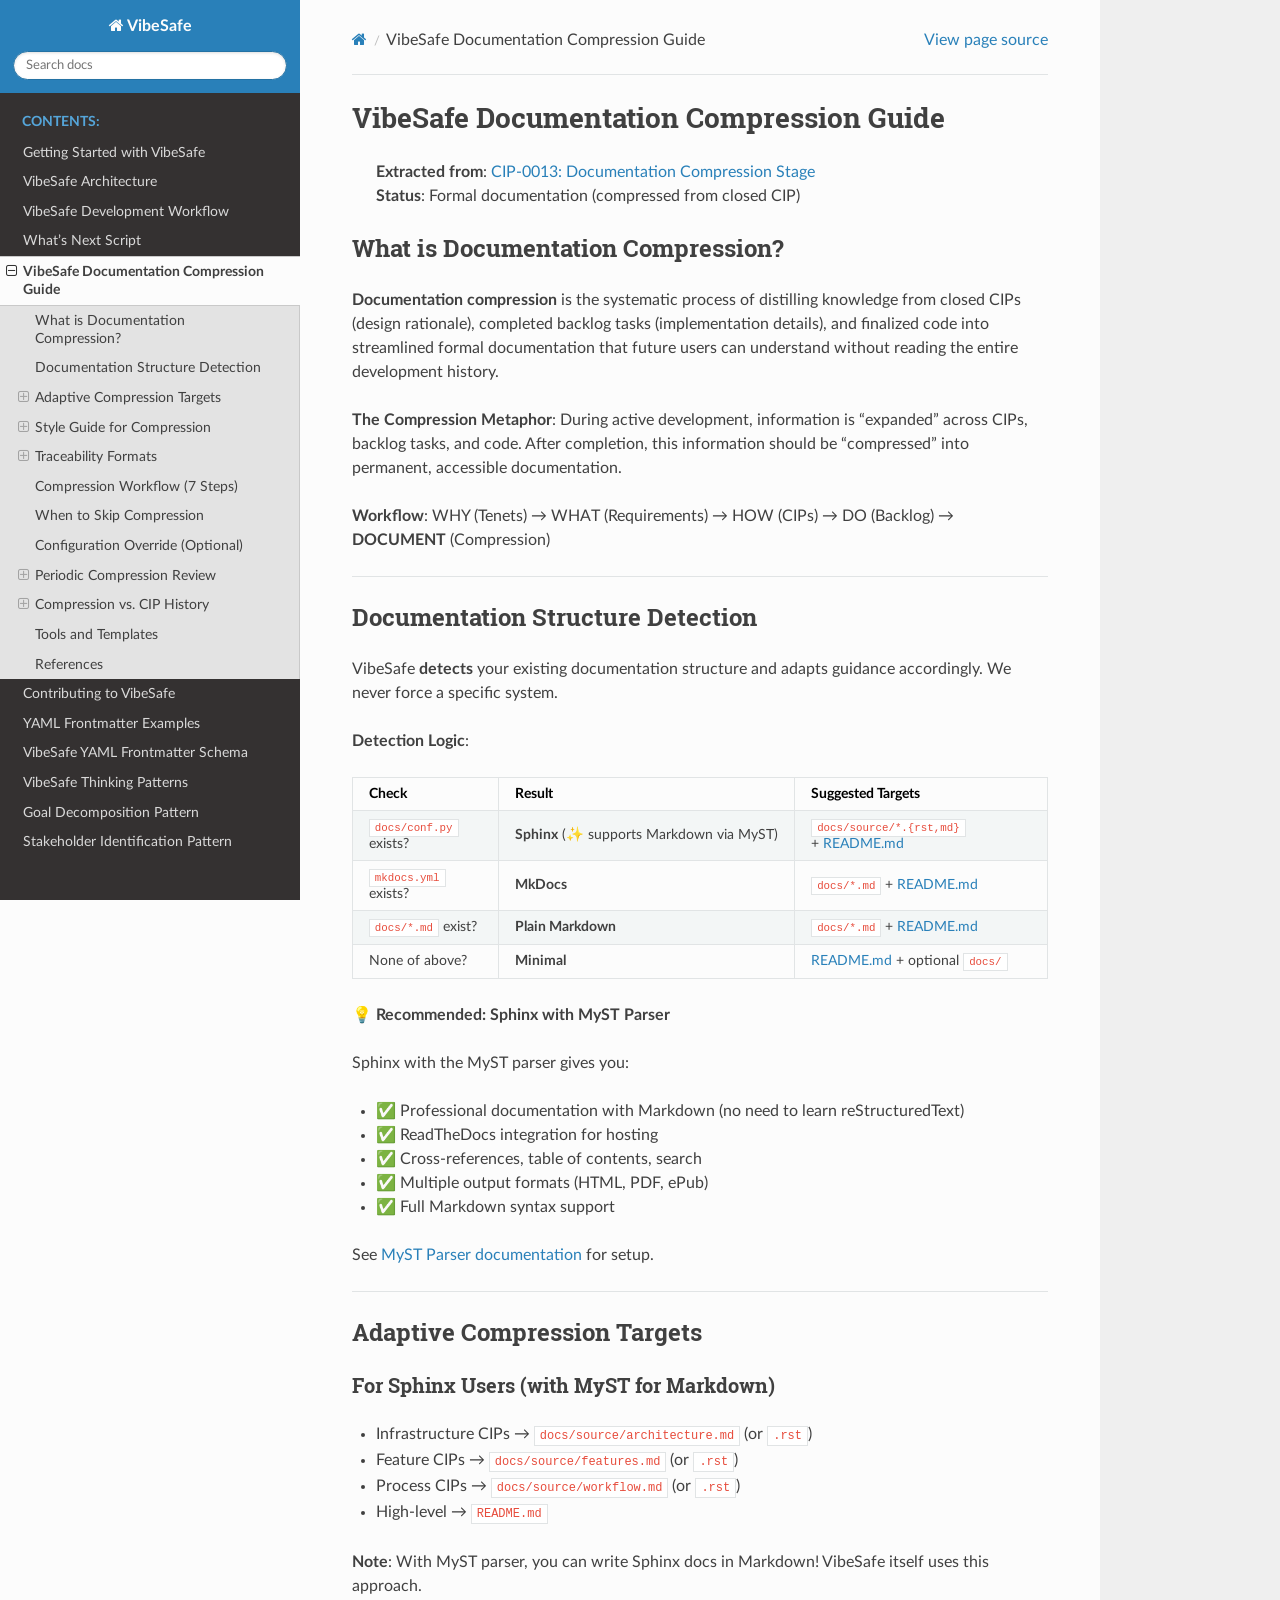
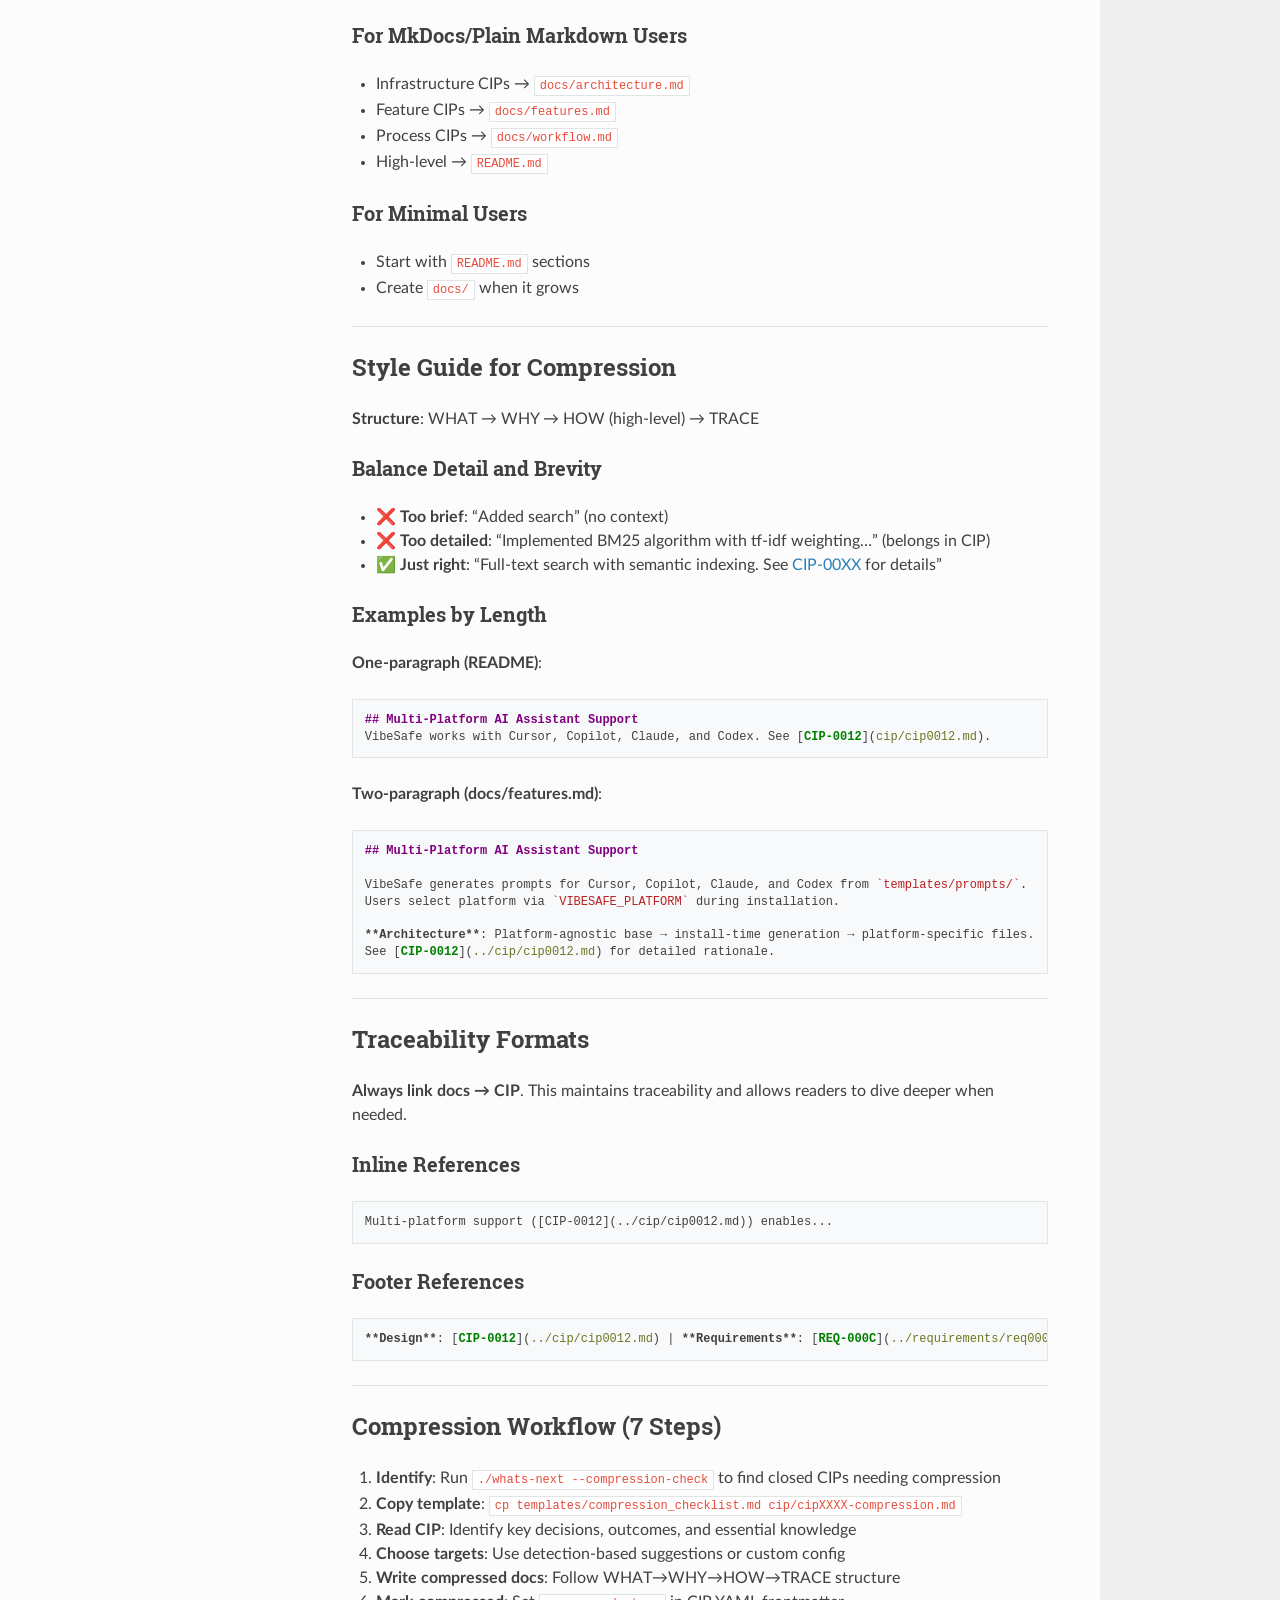
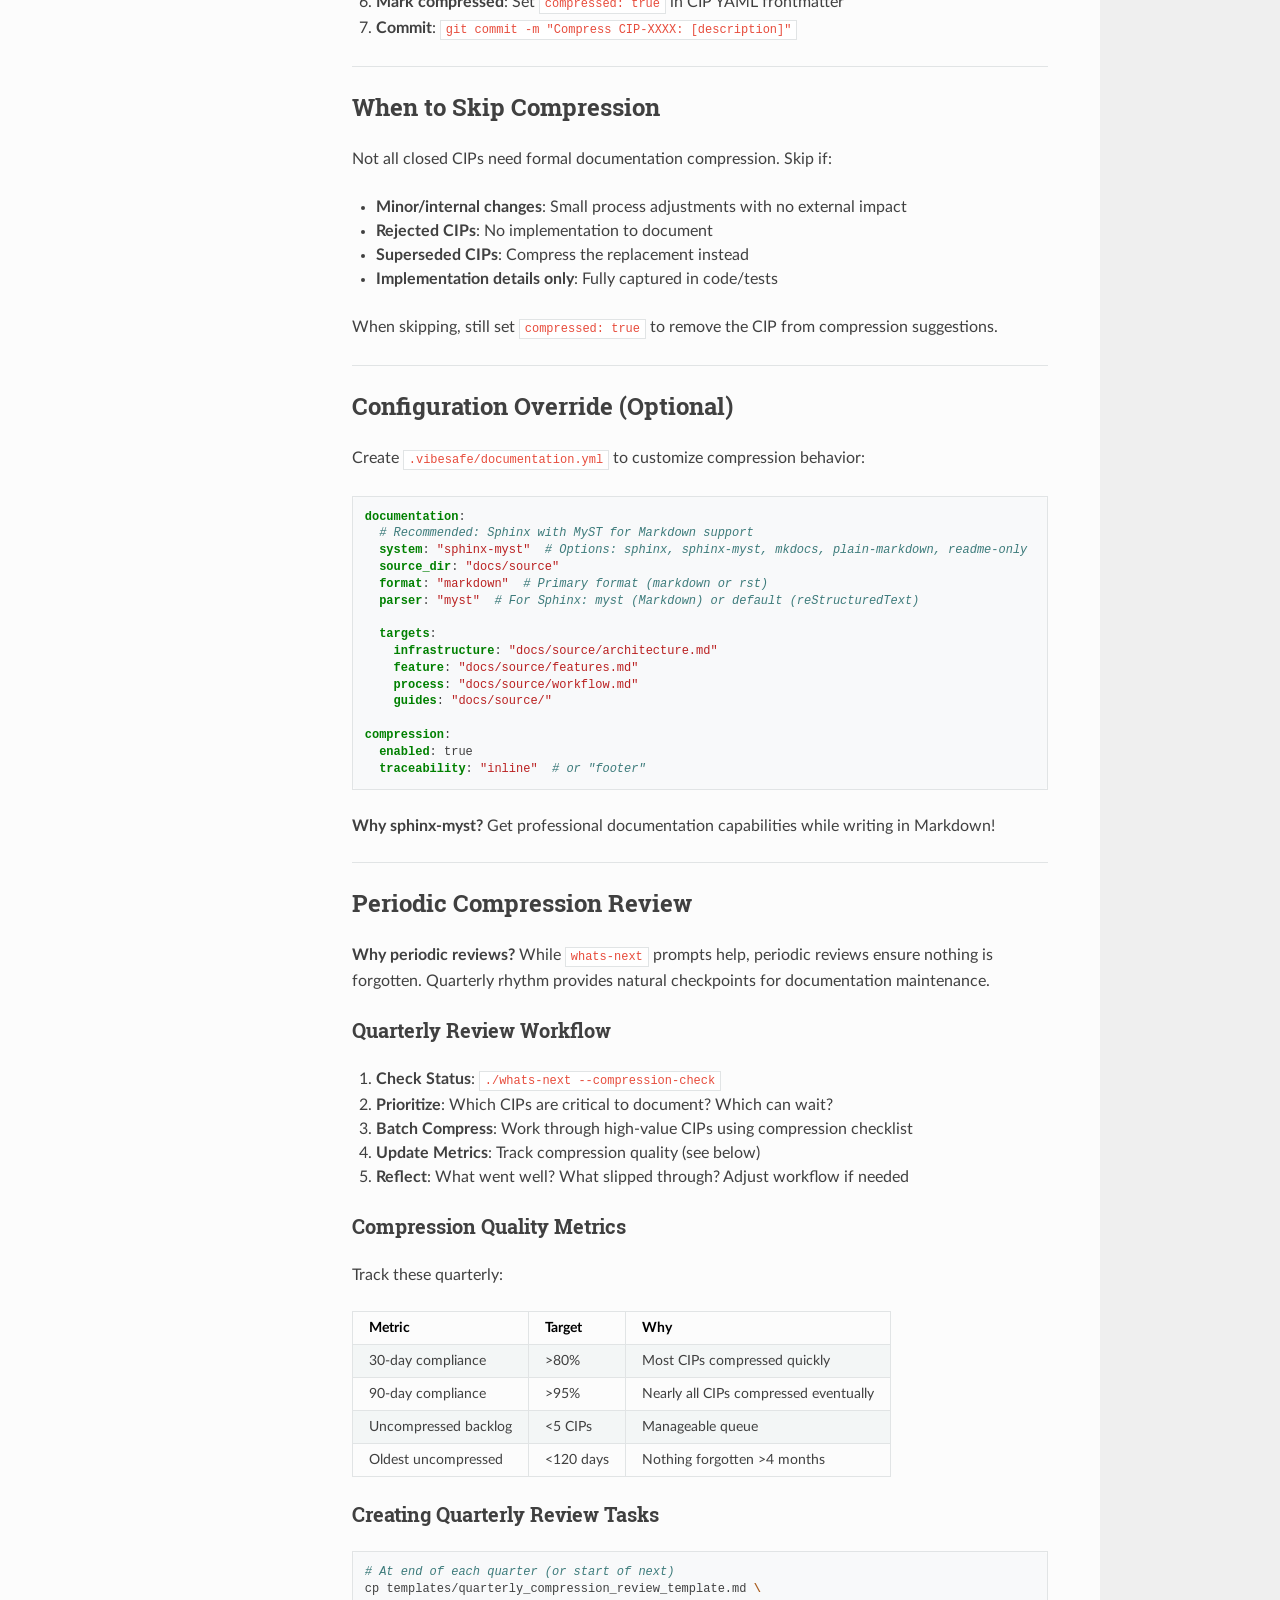
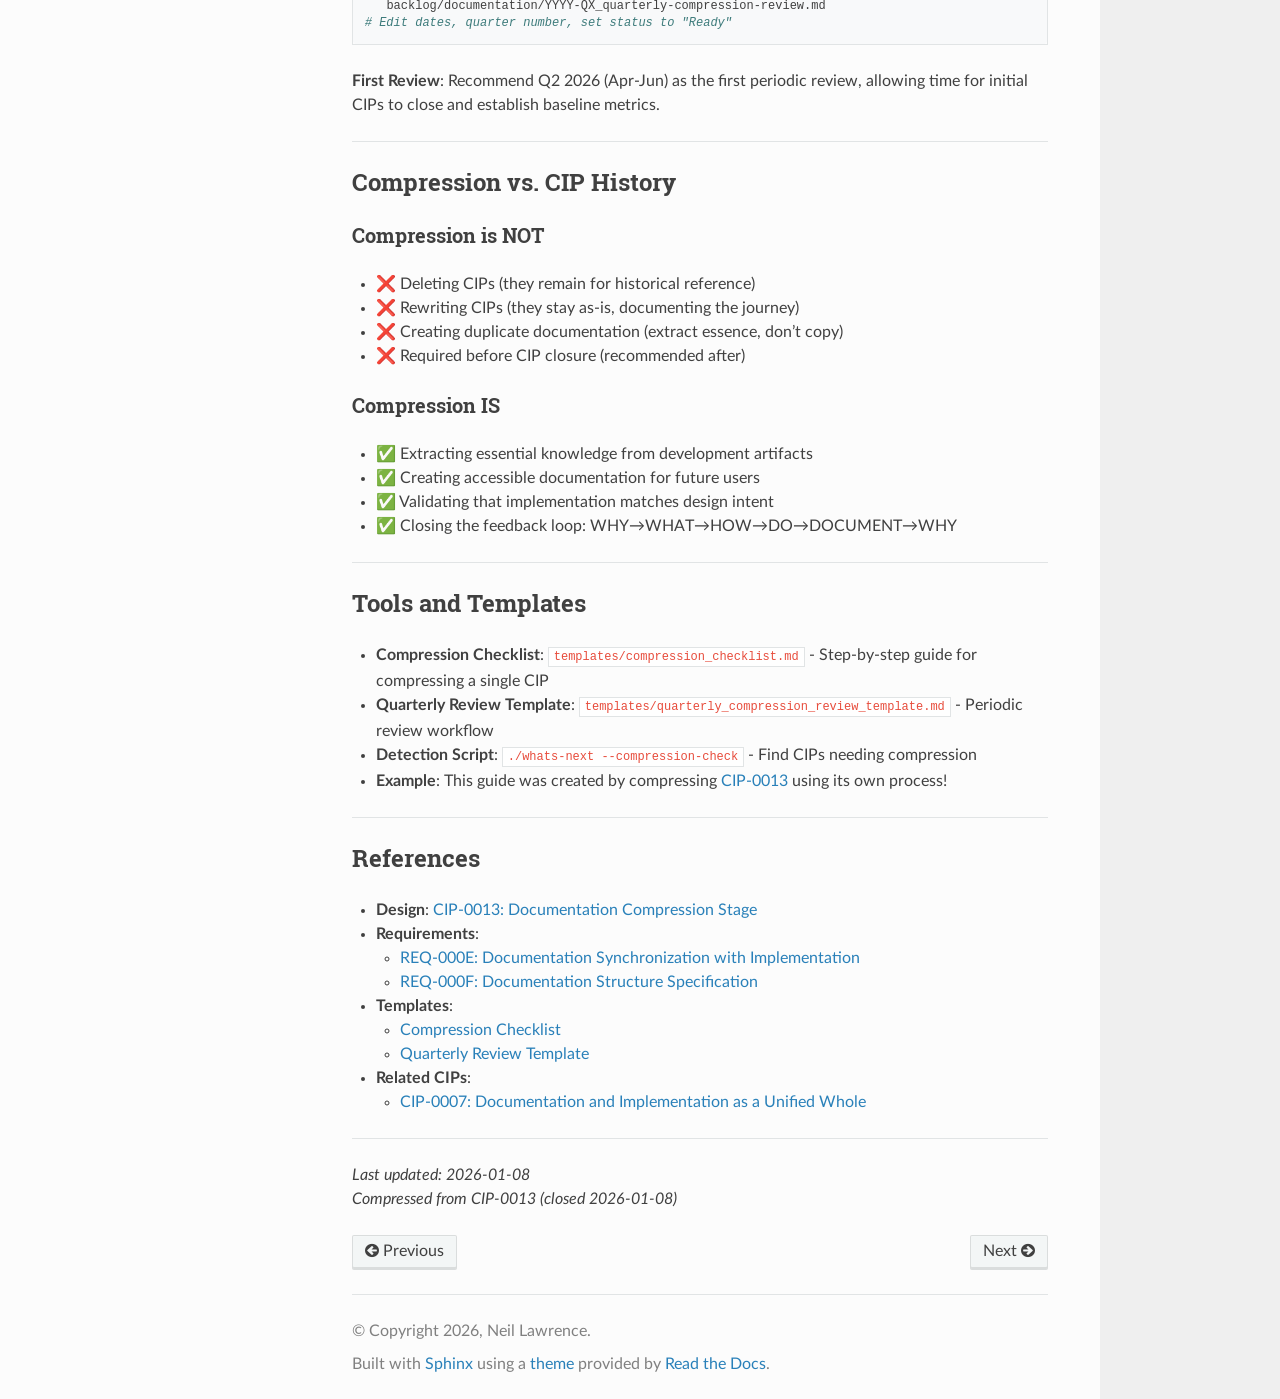
<file: compression-guide.html>
<!DOCTYPE html>
<html class="writer-html5" lang="en" data-content_root="./">
<head>
  <meta charset="utf-8" /><meta name="viewport" content="width=device-width, initial-scale=1" />

  <meta name="viewport" content="width=device-width, initial-scale=1.0" />
  <title>VibeSafe Documentation Compression Guide &mdash; VibeSafe 0.1.0 documentation</title>
      <link rel="stylesheet" type="text/css" href="_static/pygments.css?v=b86133f3" />
      <link rel="stylesheet" type="text/css" href="_static/css/theme.css?v=9edc463e" />
      <link rel="stylesheet" type="text/css" href="_static/copybutton.css?v=76b2166b" />
      <link rel="stylesheet" type="text/css" href="_static/custom.css?v=59ca3cb4" />

  
      <script src="_static/jquery.js?v=5d32c60e"></script>
      <script src="_static/_sphinx_javascript_frameworks_compat.js?v=2cd50e6c"></script>
      <script src="_static/documentation_options.js?v=01f34227"></script>
      <script src="_static/doctools.js?v=9bcbadda"></script>
      <script src="_static/sphinx_highlight.js?v=dc90522c"></script>
      <script src="_static/clipboard.min.js?v=a7894cd8"></script>
      <script src="_static/copybutton.js?v=f281be69"></script>
    <script src="_static/js/theme.js"></script>
    <link rel="index" title="Index" href="genindex.html" />
    <link rel="search" title="Search" href="search.html" />
    <link rel="next" title="Contributing to VibeSafe" href="contributing.html" />
    <link rel="prev" title="What’s Next Script" href="whats_next_script.html" /> 
</head>

<body class="wy-body-for-nav"> 
  <div class="wy-grid-for-nav">
    <nav data-toggle="wy-nav-shift" class="wy-nav-side">
      <div class="wy-side-scroll">
        <div class="wy-side-nav-search" >

          
          
          <a href="index.html" class="icon icon-home">
            VibeSafe
          </a>
<div role="search">
  <form id="rtd-search-form" class="wy-form" action="search.html" method="get">
    <input type="text" name="q" placeholder="Search docs" aria-label="Search docs" />
    <input type="hidden" name="check_keywords" value="yes" />
    <input type="hidden" name="area" value="default" />
  </form>
</div>
        </div><div class="wy-menu wy-menu-vertical" data-spy="affix" role="navigation" aria-label="Navigation menu">
              <p class="caption" role="heading"><span class="caption-text">Contents:</span></p>
<ul class="current">
<li class="toctree-l1"><a class="reference internal" href="getting_started.html">Getting Started with VibeSafe</a></li>
<li class="toctree-l1"><a class="reference internal" href="architecture.html">VibeSafe Architecture</a></li>
<li class="toctree-l1"><a class="reference internal" href="workflow.html">VibeSafe Development Workflow</a></li>
<li class="toctree-l1"><a class="reference internal" href="whats_next_script.html">What’s Next Script</a></li>
<li class="toctree-l1 current"><a class="current reference internal" href="#">VibeSafe Documentation Compression Guide</a><ul>
<li class="toctree-l2"><a class="reference internal" href="#what-is-documentation-compression">What is Documentation Compression?</a></li>
<li class="toctree-l2"><a class="reference internal" href="#documentation-structure-detection">Documentation Structure Detection</a></li>
<li class="toctree-l2"><a class="reference internal" href="#adaptive-compression-targets">Adaptive Compression Targets</a><ul>
<li class="toctree-l3"><a class="reference internal" href="#for-sphinx-users-with-myst-for-markdown">For Sphinx Users (with MyST for Markdown)</a></li>
<li class="toctree-l3"><a class="reference internal" href="#for-mkdocs-plain-markdown-users">For MkDocs/Plain Markdown Users</a></li>
<li class="toctree-l3"><a class="reference internal" href="#for-minimal-users">For Minimal Users</a></li>
</ul>
</li>
<li class="toctree-l2"><a class="reference internal" href="#style-guide-for-compression">Style Guide for Compression</a><ul>
<li class="toctree-l3"><a class="reference internal" href="#balance-detail-and-brevity">Balance Detail and Brevity</a></li>
<li class="toctree-l3"><a class="reference internal" href="#examples-by-length">Examples by Length</a></li>
</ul>
</li>
<li class="toctree-l2"><a class="reference internal" href="#traceability-formats">Traceability Formats</a><ul>
<li class="toctree-l3"><a class="reference internal" href="#inline-references">Inline References</a></li>
<li class="toctree-l3"><a class="reference internal" href="#footer-references">Footer References</a></li>
</ul>
</li>
<li class="toctree-l2"><a class="reference internal" href="#compression-workflow-7-steps">Compression Workflow (7 Steps)</a></li>
<li class="toctree-l2"><a class="reference internal" href="#when-to-skip-compression">When to Skip Compression</a></li>
<li class="toctree-l2"><a class="reference internal" href="#configuration-override-optional">Configuration Override (Optional)</a></li>
<li class="toctree-l2"><a class="reference internal" href="#periodic-compression-review">Periodic Compression Review</a><ul>
<li class="toctree-l3"><a class="reference internal" href="#quarterly-review-workflow">Quarterly Review Workflow</a></li>
<li class="toctree-l3"><a class="reference internal" href="#compression-quality-metrics">Compression Quality Metrics</a></li>
<li class="toctree-l3"><a class="reference internal" href="#creating-quarterly-review-tasks">Creating Quarterly Review Tasks</a></li>
</ul>
</li>
<li class="toctree-l2"><a class="reference internal" href="#compression-vs-cip-history">Compression vs. CIP History</a><ul>
<li class="toctree-l3"><a class="reference internal" href="#compression-is-not">Compression is NOT</a></li>
<li class="toctree-l3"><a class="reference internal" href="#compression-is">Compression IS</a></li>
</ul>
</li>
<li class="toctree-l2"><a class="reference internal" href="#tools-and-templates">Tools and Templates</a></li>
<li class="toctree-l2"><a class="reference internal" href="#references">References</a></li>
</ul>
</li>
<li class="toctree-l1"><a class="reference internal" href="contributing.html">Contributing to VibeSafe</a></li>
<li class="toctree-l1"><a class="reference internal" href="yaml_frontmatter_examples.html">YAML Frontmatter Examples</a></li>
<li class="toctree-l1"><a class="reference internal" href="yaml_frontmatter_schema.html">VibeSafe YAML Frontmatter Schema</a></li>
<li class="toctree-l1"><a class="reference internal" href="patterns/README.html">VibeSafe Thinking Patterns</a></li>
<li class="toctree-l1"><a class="reference internal" href="patterns/goal-decomposition.html">Goal Decomposition Pattern</a></li>
<li class="toctree-l1"><a class="reference internal" href="patterns/stakeholder-identification.html">Stakeholder Identification Pattern</a></li>
</ul>

        </div>
      </div>
    </nav>

    <section data-toggle="wy-nav-shift" class="wy-nav-content-wrap"><nav class="wy-nav-top" aria-label="Mobile navigation menu" >
          <i data-toggle="wy-nav-top" class="fa fa-bars"></i>
          <a href="index.html">VibeSafe</a>
      </nav>

      <div class="wy-nav-content">
        <div class="rst-content">
          <div role="navigation" aria-label="Page navigation">
  <ul class="wy-breadcrumbs">
      <li><a href="index.html" class="icon icon-home" aria-label="Home"></a></li>
      <li class="breadcrumb-item active">VibeSafe Documentation Compression Guide</li>
      <li class="wy-breadcrumbs-aside">
            <a href="_sources/compression-guide.md.txt" rel="nofollow"> View page source</a>
      </li>
  </ul>
  <hr/>
</div>
          <div role="main" class="document" itemscope="itemscope" itemtype="http://schema.org/Article">
           <div itemprop="articleBody">
             
  <section class="tex2jax_ignore mathjax_ignore" id="vibesafe-documentation-compression-guide">
<h1>VibeSafe Documentation Compression Guide<a class="headerlink" href="#vibesafe-documentation-compression-guide" title="Link to this heading"></a></h1>
<blockquote>
<div><p><strong>Extracted from</strong>: <a class="reference internal" href="#../cip/cip0013.md"><span class="xref myst">CIP-0013: Documentation Compression Stage</span></a><br />
<strong>Status</strong>: Formal documentation (compressed from closed CIP)</p>
</div></blockquote>
<section id="what-is-documentation-compression">
<h2>What is Documentation Compression?<a class="headerlink" href="#what-is-documentation-compression" title="Link to this heading"></a></h2>
<p><strong>Documentation compression</strong> is the systematic process of distilling knowledge from closed CIPs (design rationale), completed backlog tasks (implementation details), and finalized code into streamlined formal documentation that future users can understand without reading the entire development history.</p>
<p><strong>The Compression Metaphor</strong>: During active development, information is “expanded” across CIPs, backlog tasks, and code. After completion, this information should be “compressed” into permanent, accessible documentation.</p>
<p><strong>Workflow</strong>: WHY (Tenets) → WHAT (Requirements) → HOW (CIPs) → DO (Backlog) → <strong>DOCUMENT</strong> (Compression)</p>
</section>
<hr class="docutils" />
<section id="documentation-structure-detection">
<h2>Documentation Structure Detection<a class="headerlink" href="#documentation-structure-detection" title="Link to this heading"></a></h2>
<p>VibeSafe <strong>detects</strong> your existing documentation structure and adapts guidance accordingly. We never force a specific system.</p>
<p><strong>Detection Logic</strong>:</p>
<table class="docutils align-default">
<thead>
<tr class="row-odd"><th class="head"><p>Check</p></th>
<th class="head"><p>Result</p></th>
<th class="head"><p>Suggested Targets</p></th>
</tr>
</thead>
<tbody>
<tr class="row-even"><td><p><code class="docutils literal notranslate"><span class="pre">docs/conf.py</span></code> exists?</p></td>
<td><p><strong>Sphinx</strong> (✨ supports Markdown via MyST)</p></td>
<td><p><code class="docutils literal notranslate"><span class="pre">docs/source/*.{rst,md}</span></code> + <a class="reference external" href="http://README.md">README.md</a></p></td>
</tr>
<tr class="row-odd"><td><p><code class="docutils literal notranslate"><span class="pre">mkdocs.yml</span></code> exists?</p></td>
<td><p><strong>MkDocs</strong></p></td>
<td><p><code class="docutils literal notranslate"><span class="pre">docs/*.md</span></code> + <a class="reference external" href="http://README.md">README.md</a></p></td>
</tr>
<tr class="row-even"><td><p><code class="docutils literal notranslate"><span class="pre">docs/*.md</span></code> exist?</p></td>
<td><p><strong>Plain Markdown</strong></p></td>
<td><p><code class="docutils literal notranslate"><span class="pre">docs/*.md</span></code> + <a class="reference external" href="http://README.md">README.md</a></p></td>
</tr>
<tr class="row-odd"><td><p>None of above?</p></td>
<td><p><strong>Minimal</strong></p></td>
<td><p><a class="reference external" href="http://README.md">README.md</a> + optional <code class="docutils literal notranslate"><span class="pre">docs/</span></code></p></td>
</tr>
</tbody>
</table>
<p><strong>💡 Recommended: Sphinx with MyST Parser</strong></p>
<p>Sphinx with the MyST parser gives you:</p>
<ul class="simple">
<li><p>✅ Professional documentation with Markdown (no need to learn reStructuredText)</p></li>
<li><p>✅ ReadTheDocs integration for hosting</p></li>
<li><p>✅ Cross-references, table of contents, search</p></li>
<li><p>✅ Multiple output formats (HTML, PDF, ePub)</p></li>
<li><p>✅ Full Markdown syntax support</p></li>
</ul>
<p>See <a class="reference external" href="https://myst-parser.readthedocs.io/">MyST Parser documentation</a> for setup.</p>
</section>
<hr class="docutils" />
<section id="adaptive-compression-targets">
<h2>Adaptive Compression Targets<a class="headerlink" href="#adaptive-compression-targets" title="Link to this heading"></a></h2>
<section id="for-sphinx-users-with-myst-for-markdown">
<h3>For Sphinx Users (with MyST for Markdown)<a class="headerlink" href="#for-sphinx-users-with-myst-for-markdown" title="Link to this heading"></a></h3>
<ul class="simple">
<li><p>Infrastructure CIPs → <code class="docutils literal notranslate"><span class="pre">docs/source/architecture.md</span></code> (or <code class="docutils literal notranslate"><span class="pre">.rst</span></code>)</p></li>
<li><p>Feature CIPs → <code class="docutils literal notranslate"><span class="pre">docs/source/features.md</span></code> (or <code class="docutils literal notranslate"><span class="pre">.rst</span></code>)</p></li>
<li><p>Process CIPs → <code class="docutils literal notranslate"><span class="pre">docs/source/workflow.md</span></code> (or <code class="docutils literal notranslate"><span class="pre">.rst</span></code>)</p></li>
<li><p>High-level → <code class="docutils literal notranslate"><span class="pre">README.md</span></code></p></li>
</ul>
<p><strong>Note</strong>: With MyST parser, you can write Sphinx docs in Markdown! VibeSafe itself uses this approach.</p>
</section>
<section id="for-mkdocs-plain-markdown-users">
<h3>For MkDocs/Plain Markdown Users<a class="headerlink" href="#for-mkdocs-plain-markdown-users" title="Link to this heading"></a></h3>
<ul class="simple">
<li><p>Infrastructure CIPs → <code class="docutils literal notranslate"><span class="pre">docs/architecture.md</span></code></p></li>
<li><p>Feature CIPs → <code class="docutils literal notranslate"><span class="pre">docs/features.md</span></code></p></li>
<li><p>Process CIPs → <code class="docutils literal notranslate"><span class="pre">docs/workflow.md</span></code></p></li>
<li><p>High-level → <code class="docutils literal notranslate"><span class="pre">README.md</span></code></p></li>
</ul>
</section>
<section id="for-minimal-users">
<h3>For Minimal Users<a class="headerlink" href="#for-minimal-users" title="Link to this heading"></a></h3>
<ul class="simple">
<li><p>Start with <code class="docutils literal notranslate"><span class="pre">README.md</span></code> sections</p></li>
<li><p>Create <code class="docutils literal notranslate"><span class="pre">docs/</span></code> when it grows</p></li>
</ul>
</section>
</section>
<hr class="docutils" />
<section id="style-guide-for-compression">
<h2>Style Guide for Compression<a class="headerlink" href="#style-guide-for-compression" title="Link to this heading"></a></h2>
<p><strong>Structure</strong>: WHAT → WHY → HOW (high-level) → TRACE</p>
<section id="balance-detail-and-brevity">
<h3>Balance Detail and Brevity<a class="headerlink" href="#balance-detail-and-brevity" title="Link to this heading"></a></h3>
<ul class="simple">
<li><p>❌ <strong>Too brief</strong>: “Added search” (no context)</p></li>
<li><p>❌ <strong>Too detailed</strong>: “Implemented BM25 algorithm with tf-idf weighting…” (belongs in CIP)</p></li>
<li><p>✅ <strong>Just right</strong>: “Full-text search with semantic indexing. See <a class="reference internal" href="#../cip/cip00XX.md"><span class="xref myst">CIP-00XX</span></a> for details”</p></li>
</ul>
</section>
<section id="examples-by-length">
<h3>Examples by Length<a class="headerlink" href="#examples-by-length" title="Link to this heading"></a></h3>
<p><strong>One-paragraph (README)</strong>:</p>
<div class="highlight-markdown notranslate"><div class="highlight"><pre><span></span><span class="gu">## Multi-Platform AI Assistant Support</span>
VibeSafe works with Cursor, Copilot, Claude, and Codex. See [<span class="nt">CIP-0012</span>](<span class="na">cip/cip0012.md</span>).
</pre></div>
</div>
<p><strong>Two-paragraph (docs/features.md)</strong>:</p>
<div class="highlight-markdown notranslate"><div class="highlight"><pre><span></span><span class="gu">## Multi-Platform AI Assistant Support</span>

VibeSafe generates prompts for Cursor, Copilot, Claude, and Codex from <span class="sb">`templates/prompts/`</span>. 
Users select platform via <span class="sb">`VIBESAFE_PLATFORM`</span> during installation.

<span class="gs">**Architecture**</span>: Platform-agnostic base → install-time generation → platform-specific files.
See [<span class="nt">CIP-0012</span>](<span class="na">../cip/cip0012.md</span>) for detailed rationale.
</pre></div>
</div>
</section>
</section>
<hr class="docutils" />
<section id="traceability-formats">
<h2>Traceability Formats<a class="headerlink" href="#traceability-formats" title="Link to this heading"></a></h2>
<p><strong>Always link docs → CIP</strong>. This maintains traceability and allows readers to dive deeper when needed.</p>
<section id="inline-references">
<h3>Inline References<a class="headerlink" href="#inline-references" title="Link to this heading"></a></h3>
<div class="highlight-markdown notranslate"><div class="highlight"><pre><span></span>Multi-platform support ([CIP-0012](../cip/cip0012.md)) enables...
</pre></div>
</div>
</section>
<section id="footer-references">
<h3>Footer References<a class="headerlink" href="#footer-references" title="Link to this heading"></a></h3>
<div class="highlight-markdown notranslate"><div class="highlight"><pre><span></span><span class="gs">**Design**</span>: [<span class="nt">CIP-0012</span>](<span class="na">../cip/cip0012.md</span>) | <span class="gs">**Requirements**</span>: [<span class="nt">REQ-000C</span>](<span class="na">../requirements/req000C.md</span>)
</pre></div>
</div>
</section>
</section>
<hr class="docutils" />
<section id="compression-workflow-7-steps">
<h2>Compression Workflow (7 Steps)<a class="headerlink" href="#compression-workflow-7-steps" title="Link to this heading"></a></h2>
<ol class="arabic simple">
<li><p><strong>Identify</strong>: Run <code class="docutils literal notranslate"><span class="pre">./whats-next</span> <span class="pre">--compression-check</span></code> to find closed CIPs needing compression</p></li>
<li><p><strong>Copy template</strong>: <code class="docutils literal notranslate"><span class="pre">cp</span> <span class="pre">templates/compression_checklist.md</span> <span class="pre">cip/cipXXXX-compression.md</span></code></p></li>
<li><p><strong>Read CIP</strong>: Identify key decisions, outcomes, and essential knowledge</p></li>
<li><p><strong>Choose targets</strong>: Use detection-based suggestions or custom config</p></li>
<li><p><strong>Write compressed docs</strong>: Follow WHAT→WHY→HOW→TRACE structure</p></li>
<li><p><strong>Mark compressed</strong>: Set <code class="docutils literal notranslate"><span class="pre">compressed:</span> <span class="pre">true</span></code> in CIP YAML frontmatter</p></li>
<li><p><strong>Commit</strong>: <code class="docutils literal notranslate"><span class="pre">git</span> <span class="pre">commit</span> <span class="pre">-m</span> <span class="pre">&quot;Compress</span> <span class="pre">CIP-XXXX:</span> <span class="pre">[description]&quot;</span></code></p></li>
</ol>
</section>
<hr class="docutils" />
<section id="when-to-skip-compression">
<h2>When to Skip Compression<a class="headerlink" href="#when-to-skip-compression" title="Link to this heading"></a></h2>
<p>Not all closed CIPs need formal documentation compression. Skip if:</p>
<ul class="simple">
<li><p><strong>Minor/internal changes</strong>: Small process adjustments with no external impact</p></li>
<li><p><strong>Rejected CIPs</strong>: No implementation to document</p></li>
<li><p><strong>Superseded CIPs</strong>: Compress the replacement instead</p></li>
<li><p><strong>Implementation details only</strong>: Fully captured in code/tests</p></li>
</ul>
<p>When skipping, still set <code class="docutils literal notranslate"><span class="pre">compressed:</span> <span class="pre">true</span></code> to remove the CIP from compression suggestions.</p>
</section>
<hr class="docutils" />
<section id="configuration-override-optional">
<h2>Configuration Override (Optional)<a class="headerlink" href="#configuration-override-optional" title="Link to this heading"></a></h2>
<p>Create <code class="docutils literal notranslate"><span class="pre">.vibesafe/documentation.yml</span></code> to customize compression behavior:</p>
<div class="highlight-yaml notranslate"><div class="highlight"><pre><span></span><span class="nt">documentation</span><span class="p">:</span>
<span class="w">  </span><span class="c1"># Recommended: Sphinx with MyST for Markdown support</span>
<span class="w">  </span><span class="nt">system</span><span class="p">:</span><span class="w"> </span><span class="s">"sphinx-myst"</span><span class="w">  </span><span class="c1"># Options: sphinx, sphinx-myst, mkdocs, plain-markdown, readme-only</span>
<span class="w">  </span><span class="nt">source_dir</span><span class="p">:</span><span class="w"> </span><span class="s">"docs/source"</span>
<span class="w">  </span><span class="nt">format</span><span class="p">:</span><span class="w"> </span><span class="s">"markdown"</span><span class="w">  </span><span class="c1"># Primary format (markdown or rst)</span>
<span class="w">  </span><span class="nt">parser</span><span class="p">:</span><span class="w"> </span><span class="s">"myst"</span><span class="w">  </span><span class="c1"># For Sphinx: myst (Markdown) or default (reStructuredText)</span>
<span class="w">  </span>
<span class="w">  </span><span class="nt">targets</span><span class="p">:</span>
<span class="w">    </span><span class="nt">infrastructure</span><span class="p">:</span><span class="w"> </span><span class="s">"docs/source/architecture.md"</span>
<span class="w">    </span><span class="nt">feature</span><span class="p">:</span><span class="w"> </span><span class="s">"docs/source/features.md"</span>
<span class="w">    </span><span class="nt">process</span><span class="p">:</span><span class="w"> </span><span class="s">"docs/source/workflow.md"</span>
<span class="w">    </span><span class="nt">guides</span><span class="p">:</span><span class="w"> </span><span class="s">"docs/source/"</span>

<span class="nt">compression</span><span class="p">:</span>
<span class="w">  </span><span class="nt">enabled</span><span class="p">:</span><span class="w"> </span><span class="l l-Scalar l-Scalar-Plain">true</span>
<span class="w">  </span><span class="nt">traceability</span><span class="p">:</span><span class="w"> </span><span class="s">"inline"</span><span class="w">  </span><span class="c1"># or "footer"</span>
</pre></div>
</div>
<p><strong>Why sphinx-myst?</strong> Get professional documentation capabilities while writing in Markdown!</p>
</section>
<hr class="docutils" />
<section id="periodic-compression-review">
<h2>Periodic Compression Review<a class="headerlink" href="#periodic-compression-review" title="Link to this heading"></a></h2>
<p><strong>Why periodic reviews?</strong> While <code class="docutils literal notranslate"><span class="pre">whats-next</span></code> prompts help, periodic reviews ensure nothing is forgotten. Quarterly rhythm provides natural checkpoints for documentation maintenance.</p>
<section id="quarterly-review-workflow">
<h3>Quarterly Review Workflow<a class="headerlink" href="#quarterly-review-workflow" title="Link to this heading"></a></h3>
<ol class="arabic simple">
<li><p><strong>Check Status</strong>: <code class="docutils literal notranslate"><span class="pre">./whats-next</span> <span class="pre">--compression-check</span></code></p></li>
<li><p><strong>Prioritize</strong>: Which CIPs are critical to document? Which can wait?</p></li>
<li><p><strong>Batch Compress</strong>: Work through high-value CIPs using compression checklist</p></li>
<li><p><strong>Update Metrics</strong>: Track compression quality (see below)</p></li>
<li><p><strong>Reflect</strong>: What went well? What slipped through? Adjust workflow if needed</p></li>
</ol>
</section>
<section id="compression-quality-metrics">
<h3>Compression Quality Metrics<a class="headerlink" href="#compression-quality-metrics" title="Link to this heading"></a></h3>
<p>Track these quarterly:</p>
<table class="docutils align-default">
<thead>
<tr class="row-odd"><th class="head"><p>Metric</p></th>
<th class="head"><p>Target</p></th>
<th class="head"><p>Why</p></th>
</tr>
</thead>
<tbody>
<tr class="row-even"><td><p>30-day compliance</p></td>
<td><p>&gt;80%</p></td>
<td><p>Most CIPs compressed quickly</p></td>
</tr>
<tr class="row-odd"><td><p>90-day compliance</p></td>
<td><p>&gt;95%</p></td>
<td><p>Nearly all CIPs compressed eventually</p></td>
</tr>
<tr class="row-even"><td><p>Uncompressed backlog</p></td>
<td><p>&lt;5 CIPs</p></td>
<td><p>Manageable queue</p></td>
</tr>
<tr class="row-odd"><td><p>Oldest uncompressed</p></td>
<td><p>&lt;120 days</p></td>
<td><p>Nothing forgotten &gt;4 months</p></td>
</tr>
</tbody>
</table>
</section>
<section id="creating-quarterly-review-tasks">
<h3>Creating Quarterly Review Tasks<a class="headerlink" href="#creating-quarterly-review-tasks" title="Link to this heading"></a></h3>
<div class="highlight-bash notranslate"><div class="highlight"><pre><span></span><span class="c1"># At end of each quarter (or start of next)</span>
cp<span class="w"> </span>templates/quarterly_compression_review_template.md<span class="w"> </span><span class="se">\</span>
<span class="w">   </span>backlog/documentation/YYYY-QX_quarterly-compression-review.md
<span class="c1"># Edit dates, quarter number, set status to "Ready"</span>
</pre></div>
</div>
<p><strong>First Review</strong>: Recommend Q2 2026 (Apr-Jun) as the first periodic review, allowing time for initial CIPs to close and establish baseline metrics.</p>
</section>
</section>
<hr class="docutils" />
<section id="compression-vs-cip-history">
<h2>Compression vs. CIP History<a class="headerlink" href="#compression-vs-cip-history" title="Link to this heading"></a></h2>
<section id="compression-is-not">
<h3>Compression is NOT<a class="headerlink" href="#compression-is-not" title="Link to this heading"></a></h3>
<ul class="simple">
<li><p>❌ Deleting CIPs (they remain for historical reference)</p></li>
<li><p>❌ Rewriting CIPs (they stay as-is, documenting the journey)</p></li>
<li><p>❌ Creating duplicate documentation (extract essence, don’t copy)</p></li>
<li><p>❌ Required before CIP closure (recommended after)</p></li>
</ul>
</section>
<section id="compression-is">
<h3>Compression IS<a class="headerlink" href="#compression-is" title="Link to this heading"></a></h3>
<ul class="simple">
<li><p>✅ Extracting essential knowledge from development artifacts</p></li>
<li><p>✅ Creating accessible documentation for future users</p></li>
<li><p>✅ Validating that implementation matches design intent</p></li>
<li><p>✅ Closing the feedback loop: WHY→WHAT→HOW→DO→DOCUMENT→WHY</p></li>
</ul>
</section>
</section>
<hr class="docutils" />
<section id="tools-and-templates">
<h2>Tools and Templates<a class="headerlink" href="#tools-and-templates" title="Link to this heading"></a></h2>
<ul class="simple">
<li><p><strong>Compression Checklist</strong>: <code class="docutils literal notranslate"><span class="pre">templates/compression_checklist.md</span></code> - Step-by-step guide for compressing a single CIP</p></li>
<li><p><strong>Quarterly Review Template</strong>: <code class="docutils literal notranslate"><span class="pre">templates/quarterly_compression_review_template.md</span></code> - Periodic review workflow</p></li>
<li><p><strong>Detection Script</strong>: <code class="docutils literal notranslate"><span class="pre">./whats-next</span> <span class="pre">--compression-check</span></code> - Find CIPs needing compression</p></li>
<li><p><strong>Example</strong>: This guide was created by compressing <a class="reference internal" href="#../cip/cip0013.md"><span class="xref myst">CIP-0013</span></a> using its own process!</p></li>
</ul>
</section>
<hr class="docutils" />
<section id="references">
<h2>References<a class="headerlink" href="#references" title="Link to this heading"></a></h2>
<ul class="simple">
<li><p><strong>Design</strong>: <a class="reference internal" href="#../cip/cip0013.md"><span class="xref myst">CIP-0013: Documentation Compression Stage</span></a></p></li>
<li><p><strong>Requirements</strong>:</p>
<ul>
<li><p><a class="reference internal" href="#../requirements/req000E_documentation-synchronization.md"><span class="xref myst">REQ-000E: Documentation Synchronization with Implementation</span></a></p></li>
<li><p><a class="reference internal" href="#../requirements/req000F_documentation-structure-specification.md"><span class="xref myst">REQ-000F: Documentation Structure Specification</span></a></p></li>
</ul>
</li>
<li><p><strong>Templates</strong>:</p>
<ul>
<li><p><a class="reference internal" href="#../templates/compression_checklist.md"><span class="xref myst">Compression Checklist</span></a></p></li>
<li><p><a class="reference internal" href="#../templates/quarterly_compression_review_template.md"><span class="xref myst">Quarterly Review Template</span></a></p></li>
</ul>
</li>
<li><p><strong>Related CIPs</strong>:</p>
<ul>
<li><p><a class="reference internal" href="#../cip/cip0007.md"><span class="xref myst">CIP-0007: Documentation and Implementation as a Unified Whole</span></a></p></li>
</ul>
</li>
</ul>
<hr class="docutils" />
<p><em>Last updated: 2026-01-08</em><br />
<em>Compressed from CIP-0013 (closed 2026-01-08)</em></p>
</section>
</section>


           </div>
          </div>
          <footer><div class="rst-footer-buttons" role="navigation" aria-label="Footer">
        <a href="whats_next_script.html" class="btn btn-neutral float-left" title="What’s Next Script" accesskey="p" rel="prev"><span class="fa fa-arrow-circle-left" aria-hidden="true"></span> Previous</a>
        <a href="contributing.html" class="btn btn-neutral float-right" title="Contributing to VibeSafe" accesskey="n" rel="next">Next <span class="fa fa-arrow-circle-right" aria-hidden="true"></span></a>
    </div>

  <hr/>

  <div role="contentinfo">
    <p>&#169; Copyright 2026, Neil Lawrence.</p>
  </div>

  Built with <a href="https://www.sphinx-doc.org/">Sphinx</a> using a
    <a href="https://github.com/readthedocs/sphinx_rtd_theme">theme</a>
    provided by <a href="https://readthedocs.org">Read the Docs</a>.
   

</footer>
        </div>
      </div>
    </section>
  </div>
  <script>
      jQuery(function () {
          SphinxRtdTheme.Navigation.enable(true);
      });
  </script> 

</body>
</html>
</file>
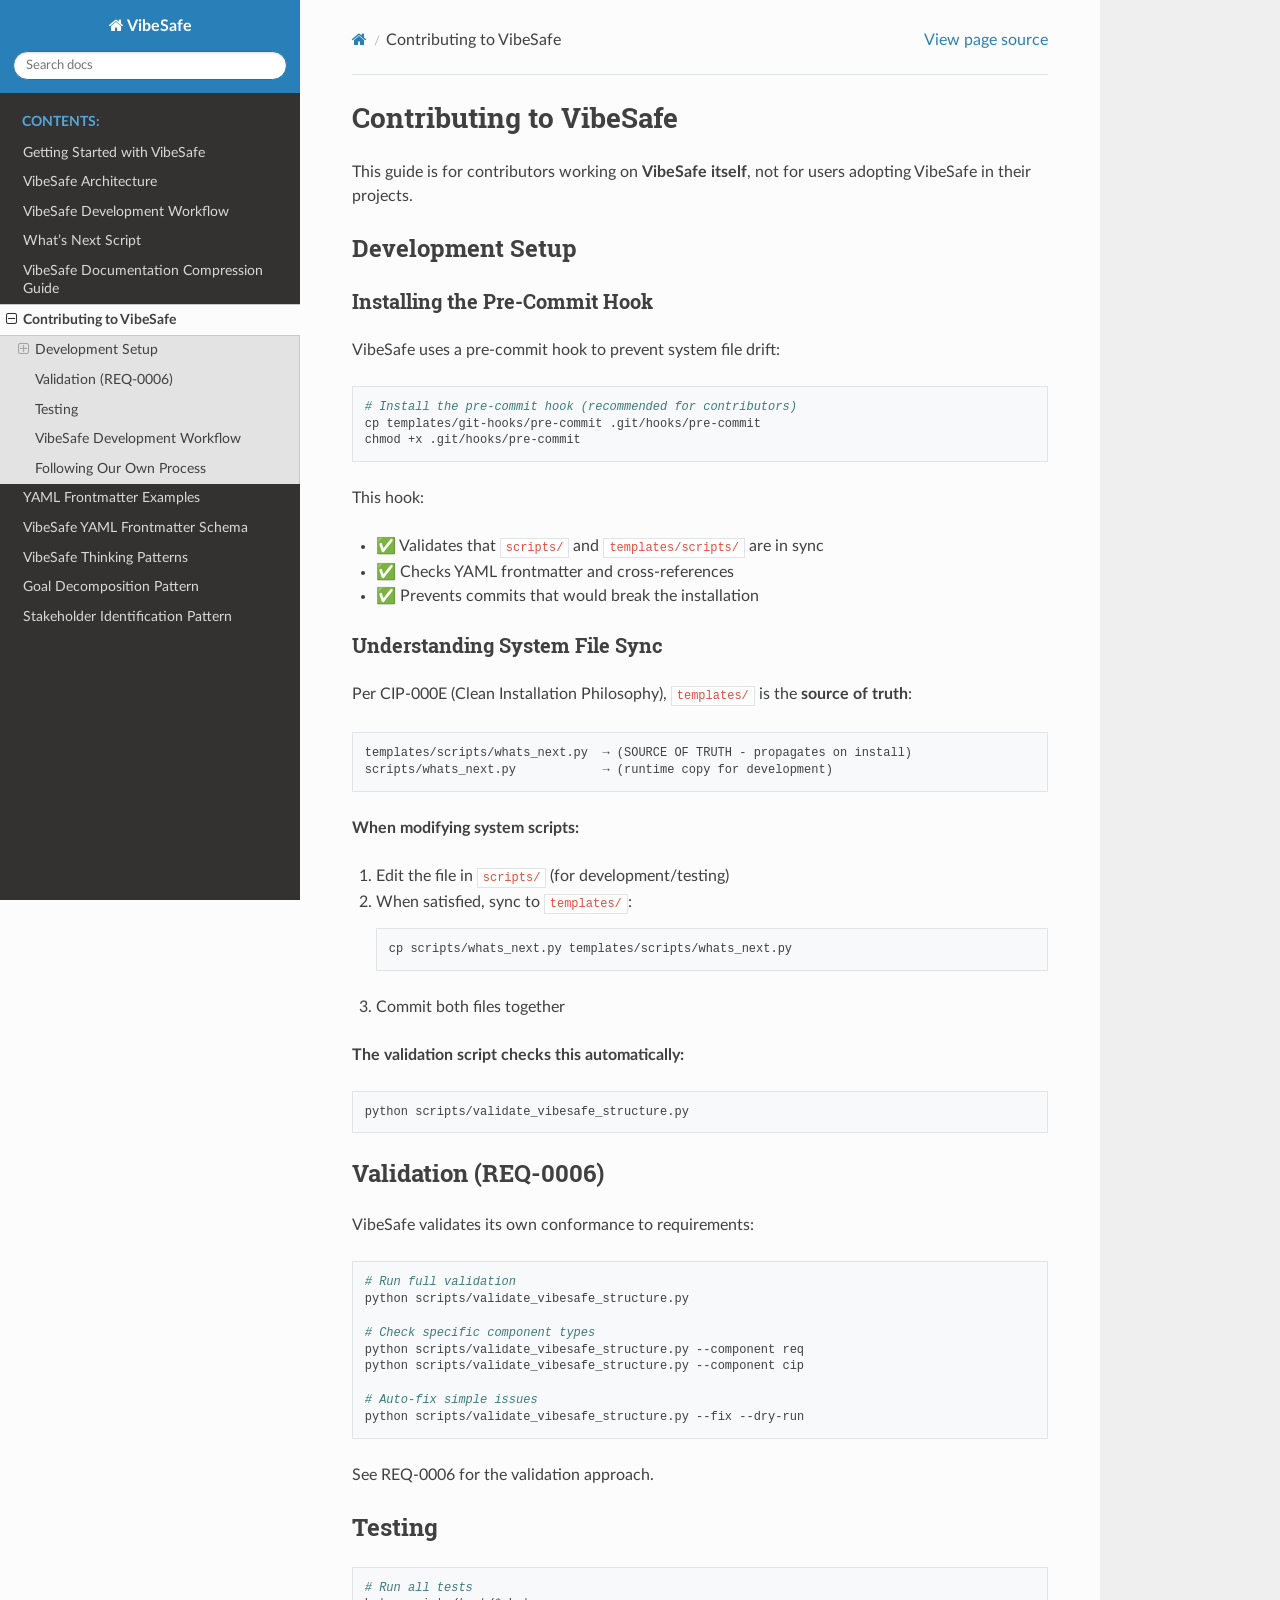
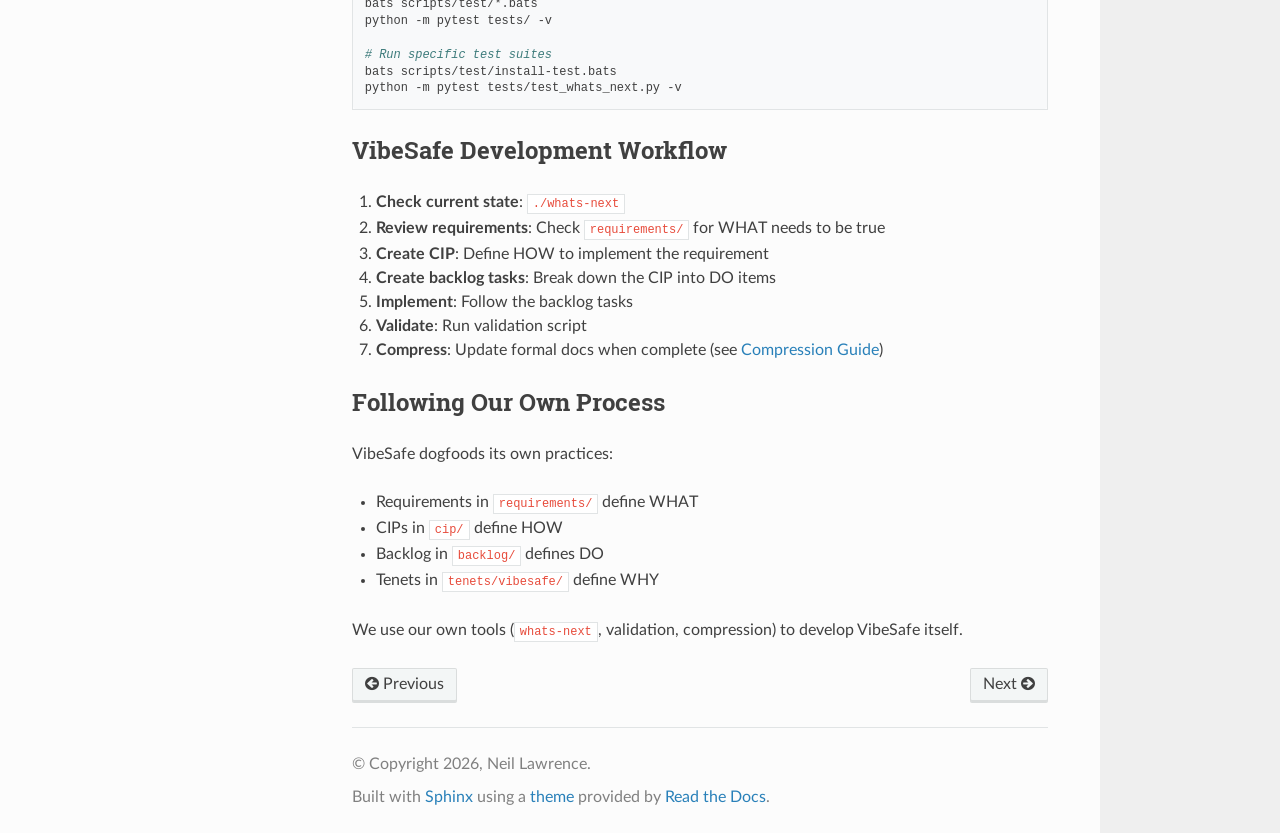
<file: contributing.html>
<!DOCTYPE html>
<html class="writer-html5" lang="en" data-content_root="./">
<head>
  <meta charset="utf-8" /><meta name="viewport" content="width=device-width, initial-scale=1" />

  <meta name="viewport" content="width=device-width, initial-scale=1.0" />
  <title>Contributing to VibeSafe &mdash; VibeSafe 0.1.0 documentation</title>
      <link rel="stylesheet" type="text/css" href="_static/pygments.css?v=b86133f3" />
      <link rel="stylesheet" type="text/css" href="_static/css/theme.css?v=9edc463e" />
      <link rel="stylesheet" type="text/css" href="_static/copybutton.css?v=76b2166b" />
      <link rel="stylesheet" type="text/css" href="_static/custom.css?v=59ca3cb4" />

  
      <script src="_static/jquery.js?v=5d32c60e"></script>
      <script src="_static/_sphinx_javascript_frameworks_compat.js?v=2cd50e6c"></script>
      <script src="_static/documentation_options.js?v=01f34227"></script>
      <script src="_static/doctools.js?v=9bcbadda"></script>
      <script src="_static/sphinx_highlight.js?v=dc90522c"></script>
      <script src="_static/clipboard.min.js?v=a7894cd8"></script>
      <script src="_static/copybutton.js?v=f281be69"></script>
    <script src="_static/js/theme.js"></script>
    <link rel="index" title="Index" href="genindex.html" />
    <link rel="search" title="Search" href="search.html" />
    <link rel="next" title="YAML Frontmatter Examples" href="yaml_frontmatter_examples.html" />
    <link rel="prev" title="VibeSafe Documentation Compression Guide" href="compression-guide.html" /> 
</head>

<body class="wy-body-for-nav"> 
  <div class="wy-grid-for-nav">
    <nav data-toggle="wy-nav-shift" class="wy-nav-side">
      <div class="wy-side-scroll">
        <div class="wy-side-nav-search" >

          
          
          <a href="index.html" class="icon icon-home">
            VibeSafe
          </a>
<div role="search">
  <form id="rtd-search-form" class="wy-form" action="search.html" method="get">
    <input type="text" name="q" placeholder="Search docs" aria-label="Search docs" />
    <input type="hidden" name="check_keywords" value="yes" />
    <input type="hidden" name="area" value="default" />
  </form>
</div>
        </div><div class="wy-menu wy-menu-vertical" data-spy="affix" role="navigation" aria-label="Navigation menu">
              <p class="caption" role="heading"><span class="caption-text">Contents:</span></p>
<ul class="current">
<li class="toctree-l1"><a class="reference internal" href="getting_started.html">Getting Started with VibeSafe</a></li>
<li class="toctree-l1"><a class="reference internal" href="architecture.html">VibeSafe Architecture</a></li>
<li class="toctree-l1"><a class="reference internal" href="workflow.html">VibeSafe Development Workflow</a></li>
<li class="toctree-l1"><a class="reference internal" href="whats_next_script.html">What’s Next Script</a></li>
<li class="toctree-l1"><a class="reference internal" href="compression-guide.html">VibeSafe Documentation Compression Guide</a></li>
<li class="toctree-l1 current"><a class="current reference internal" href="#">Contributing to VibeSafe</a><ul>
<li class="toctree-l2"><a class="reference internal" href="#development-setup">Development Setup</a><ul>
<li class="toctree-l3"><a class="reference internal" href="#installing-the-pre-commit-hook">Installing the Pre-Commit Hook</a></li>
<li class="toctree-l3"><a class="reference internal" href="#understanding-system-file-sync">Understanding System File Sync</a></li>
</ul>
</li>
<li class="toctree-l2"><a class="reference internal" href="#validation-req-0006">Validation (REQ-0006)</a></li>
<li class="toctree-l2"><a class="reference internal" href="#testing">Testing</a></li>
<li class="toctree-l2"><a class="reference internal" href="#vibesafe-development-workflow">VibeSafe Development Workflow</a></li>
<li class="toctree-l2"><a class="reference internal" href="#following-our-own-process">Following Our Own Process</a></li>
</ul>
</li>
<li class="toctree-l1"><a class="reference internal" href="yaml_frontmatter_examples.html">YAML Frontmatter Examples</a></li>
<li class="toctree-l1"><a class="reference internal" href="yaml_frontmatter_schema.html">VibeSafe YAML Frontmatter Schema</a></li>
<li class="toctree-l1"><a class="reference internal" href="patterns/README.html">VibeSafe Thinking Patterns</a></li>
<li class="toctree-l1"><a class="reference internal" href="patterns/goal-decomposition.html">Goal Decomposition Pattern</a></li>
<li class="toctree-l1"><a class="reference internal" href="patterns/stakeholder-identification.html">Stakeholder Identification Pattern</a></li>
</ul>

        </div>
      </div>
    </nav>

    <section data-toggle="wy-nav-shift" class="wy-nav-content-wrap"><nav class="wy-nav-top" aria-label="Mobile navigation menu" >
          <i data-toggle="wy-nav-top" class="fa fa-bars"></i>
          <a href="index.html">VibeSafe</a>
      </nav>

      <div class="wy-nav-content">
        <div class="rst-content">
          <div role="navigation" aria-label="Page navigation">
  <ul class="wy-breadcrumbs">
      <li><a href="index.html" class="icon icon-home" aria-label="Home"></a></li>
      <li class="breadcrumb-item active">Contributing to VibeSafe</li>
      <li class="wy-breadcrumbs-aside">
            <a href="_sources/contributing.md.txt" rel="nofollow"> View page source</a>
      </li>
  </ul>
  <hr/>
</div>
          <div role="main" class="document" itemscope="itemscope" itemtype="http://schema.org/Article">
           <div itemprop="articleBody">
             
  <section class="tex2jax_ignore mathjax_ignore" id="contributing-to-vibesafe">
<h1>Contributing to VibeSafe<a class="headerlink" href="#contributing-to-vibesafe" title="Link to this heading"></a></h1>
<p>This guide is for contributors working on <strong>VibeSafe itself</strong>, not for users adopting VibeSafe in their projects.</p>
<section id="development-setup">
<h2>Development Setup<a class="headerlink" href="#development-setup" title="Link to this heading"></a></h2>
<section id="installing-the-pre-commit-hook">
<h3>Installing the Pre-Commit Hook<a class="headerlink" href="#installing-the-pre-commit-hook" title="Link to this heading"></a></h3>
<p>VibeSafe uses a pre-commit hook to prevent system file drift:</p>
<div class="highlight-bash notranslate"><div class="highlight"><pre><span></span><span class="c1"># Install the pre-commit hook (recommended for contributors)</span>
cp<span class="w"> </span>templates/git-hooks/pre-commit<span class="w"> </span>.git/hooks/pre-commit
chmod<span class="w"> </span>+x<span class="w"> </span>.git/hooks/pre-commit
</pre></div>
</div>
<p>This hook:</p>
<ul class="simple">
<li><p>✅ Validates that <code class="docutils literal notranslate"><span class="pre">scripts/</span></code> and <code class="docutils literal notranslate"><span class="pre">templates/scripts/</span></code> are in sync</p></li>
<li><p>✅ Checks YAML frontmatter and cross-references</p></li>
<li><p>✅ Prevents commits that would break the installation</p></li>
</ul>
</section>
<section id="understanding-system-file-sync">
<h3>Understanding System File Sync<a class="headerlink" href="#understanding-system-file-sync" title="Link to this heading"></a></h3>
<p>Per <span class="xref myst">CIP-000E</span> (Clean Installation Philosophy), <code class="docutils literal notranslate"><span class="pre">templates/</span></code> is the <strong>source of truth</strong>:</p>
<div class="highlight-default notranslate"><div class="highlight"><pre><span></span>templates/scripts/whats_next.py  → (SOURCE OF TRUTH - propagates on install)
scripts/whats_next.py            → (runtime copy for development)
</pre></div>
</div>
<p><strong>When modifying system scripts:</strong></p>
<ol class="arabic">
<li><p>Edit the file in <code class="docutils literal notranslate"><span class="pre">scripts/</span></code> (for development/testing)</p></li>
<li><p>When satisfied, sync to <code class="docutils literal notranslate"><span class="pre">templates/</span></code>:</p>
<div class="highlight-bash notranslate"><div class="highlight"><pre><span></span>cp<span class="w"> </span>scripts/whats_next.py<span class="w"> </span>templates/scripts/whats_next.py
</pre></div>
</div>
</li>
<li><p>Commit both files together</p></li>
</ol>
<p><strong>The validation script checks this automatically:</strong></p>
<div class="highlight-bash notranslate"><div class="highlight"><pre><span></span>python<span class="w"> </span>scripts/validate_vibesafe_structure.py
</pre></div>
</div>
</section>
</section>
<section id="validation-req-0006">
<h2>Validation (REQ-0006)<a class="headerlink" href="#validation-req-0006" title="Link to this heading"></a></h2>
<p>VibeSafe validates its own conformance to requirements:</p>
<div class="highlight-bash notranslate"><div class="highlight"><pre><span></span><span class="c1"># Run full validation</span>
python<span class="w"> </span>scripts/validate_vibesafe_structure.py

<span class="c1"># Check specific component types</span>
python<span class="w"> </span>scripts/validate_vibesafe_structure.py<span class="w"> </span>--component<span class="w"> </span>req
python<span class="w"> </span>scripts/validate_vibesafe_structure.py<span class="w"> </span>--component<span class="w"> </span>cip

<span class="c1"># Auto-fix simple issues</span>
python<span class="w"> </span>scripts/validate_vibesafe_structure.py<span class="w"> </span>--fix<span class="w"> </span>--dry-run
</pre></div>
</div>
<p>See <span class="xref myst">REQ-0006</span> for the validation approach.</p>
</section>
<section id="testing">
<h2>Testing<a class="headerlink" href="#testing" title="Link to this heading"></a></h2>
<div class="highlight-bash notranslate"><div class="highlight"><pre><span></span><span class="c1"># Run all tests</span>
bats<span class="w"> </span>scripts/test/*.bats
python<span class="w"> </span>-m<span class="w"> </span>pytest<span class="w"> </span>tests/<span class="w"> </span>-v

<span class="c1"># Run specific test suites</span>
bats<span class="w"> </span>scripts/test/install-test.bats
python<span class="w"> </span>-m<span class="w"> </span>pytest<span class="w"> </span>tests/test_whats_next.py<span class="w"> </span>-v
</pre></div>
</div>
</section>
<section id="vibesafe-development-workflow">
<h2>VibeSafe Development Workflow<a class="headerlink" href="#vibesafe-development-workflow" title="Link to this heading"></a></h2>
<ol class="arabic simple">
<li><p><strong>Check current state</strong>: <code class="docutils literal notranslate"><span class="pre">./whats-next</span></code></p></li>
<li><p><strong>Review requirements</strong>: Check <code class="docutils literal notranslate"><span class="pre">requirements/</span></code> for WHAT needs to be true</p></li>
<li><p><strong>Create CIP</strong>: Define HOW to implement the requirement</p></li>
<li><p><strong>Create backlog tasks</strong>: Break down the CIP into DO items</p></li>
<li><p><strong>Implement</strong>: Follow the backlog tasks</p></li>
<li><p><strong>Validate</strong>: Run validation script</p></li>
<li><p><strong>Compress</strong>: Update formal docs when complete (see <a class="reference internal" href="compression-guide.html"><span class="std std-doc">Compression Guide</span></a>)</p></li>
</ol>
</section>
<section id="following-our-own-process">
<h2>Following Our Own Process<a class="headerlink" href="#following-our-own-process" title="Link to this heading"></a></h2>
<p>VibeSafe dogfoods its own practices:</p>
<ul class="simple">
<li><p>Requirements in <code class="docutils literal notranslate"><span class="pre">requirements/</span></code> define WHAT</p></li>
<li><p>CIPs in <code class="docutils literal notranslate"><span class="pre">cip/</span></code> define HOW</p></li>
<li><p>Backlog in <code class="docutils literal notranslate"><span class="pre">backlog/</span></code> defines DO</p></li>
<li><p>Tenets in <code class="docutils literal notranslate"><span class="pre">tenets/vibesafe/</span></code> define WHY</p></li>
</ul>
<p>We use our own tools (<code class="docutils literal notranslate"><span class="pre">whats-next</span></code>, validation, compression) to develop VibeSafe itself.</p>
</section>
</section>


           </div>
          </div>
          <footer><div class="rst-footer-buttons" role="navigation" aria-label="Footer">
        <a href="compression-guide.html" class="btn btn-neutral float-left" title="VibeSafe Documentation Compression Guide" accesskey="p" rel="prev"><span class="fa fa-arrow-circle-left" aria-hidden="true"></span> Previous</a>
        <a href="yaml_frontmatter_examples.html" class="btn btn-neutral float-right" title="YAML Frontmatter Examples" accesskey="n" rel="next">Next <span class="fa fa-arrow-circle-right" aria-hidden="true"></span></a>
    </div>

  <hr/>

  <div role="contentinfo">
    <p>&#169; Copyright 2026, Neil Lawrence.</p>
  </div>

  Built with <a href="https://www.sphinx-doc.org/">Sphinx</a> using a
    <a href="https://github.com/readthedocs/sphinx_rtd_theme">theme</a>
    provided by <a href="https://readthedocs.org">Read the Docs</a>.
   

</footer>
        </div>
      </div>
    </section>
  </div>
  <script>
      jQuery(function () {
          SphinxRtdTheme.Navigation.enable(true);
      });
  </script> 

</body>
</html>
</file>
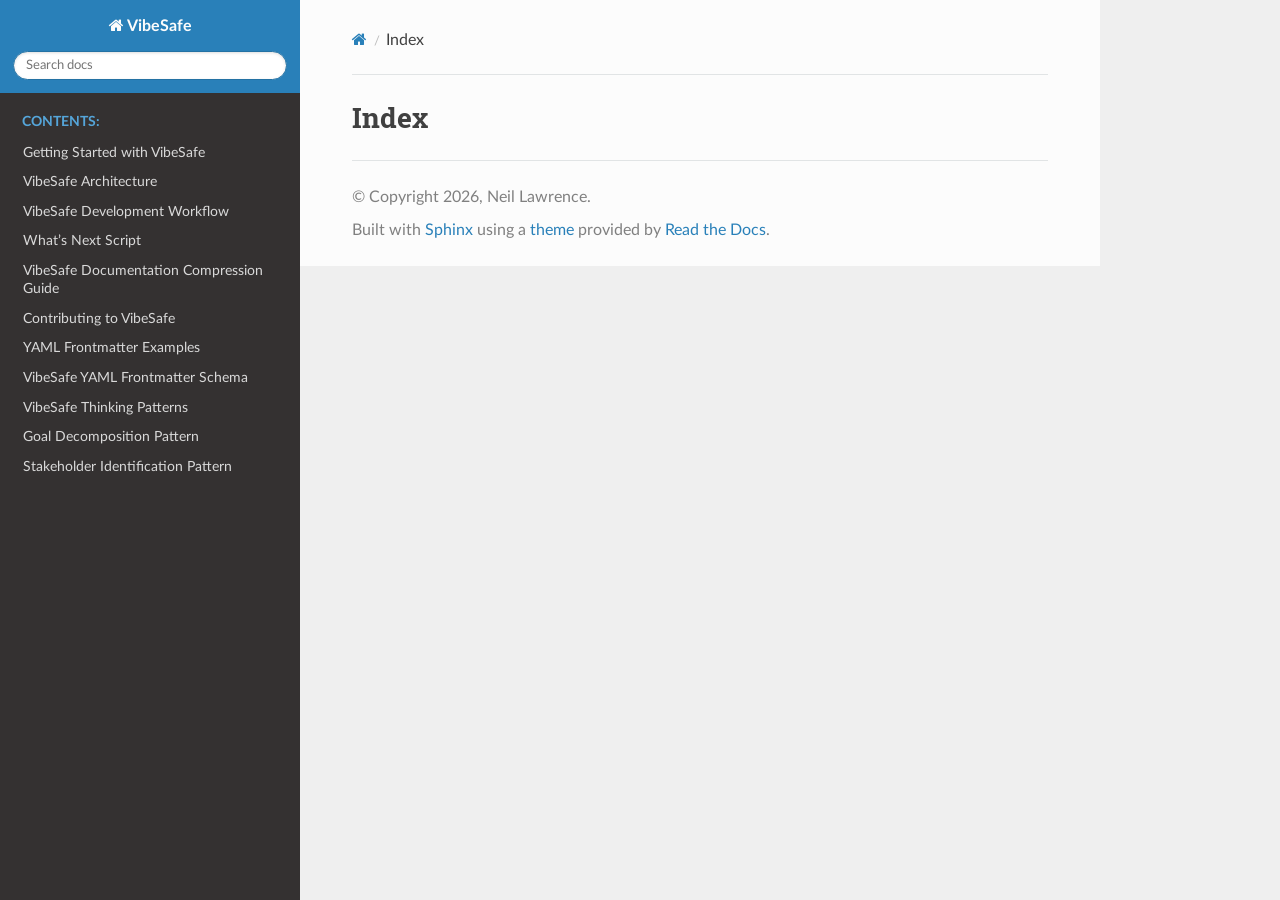
<file: genindex.html>
<!DOCTYPE html>
<html class="writer-html5" lang="en" data-content_root="./">
<head>
  <meta charset="utf-8" />
  <meta name="viewport" content="width=device-width, initial-scale=1.0" />
  <title>Index &mdash; VibeSafe 0.1.0 documentation</title>
      <link rel="stylesheet" type="text/css" href="_static/pygments.css?v=b86133f3" />
      <link rel="stylesheet" type="text/css" href="_static/css/theme.css?v=9edc463e" />
      <link rel="stylesheet" type="text/css" href="_static/copybutton.css?v=76b2166b" />
      <link rel="stylesheet" type="text/css" href="_static/custom.css?v=59ca3cb4" />

  
      <script src="_static/jquery.js?v=5d32c60e"></script>
      <script src="_static/_sphinx_javascript_frameworks_compat.js?v=2cd50e6c"></script>
      <script src="_static/documentation_options.js?v=01f34227"></script>
      <script src="_static/doctools.js?v=9bcbadda"></script>
      <script src="_static/sphinx_highlight.js?v=dc90522c"></script>
      <script src="_static/clipboard.min.js?v=a7894cd8"></script>
      <script src="_static/copybutton.js?v=f281be69"></script>
    <script src="_static/js/theme.js"></script>
    <link rel="index" title="Index" href="#" />
    <link rel="search" title="Search" href="search.html" /> 
</head>

<body class="wy-body-for-nav"> 
  <div class="wy-grid-for-nav">
    <nav data-toggle="wy-nav-shift" class="wy-nav-side">
      <div class="wy-side-scroll">
        <div class="wy-side-nav-search" >

          
          
          <a href="index.html" class="icon icon-home">
            VibeSafe
          </a>
<div role="search">
  <form id="rtd-search-form" class="wy-form" action="search.html" method="get">
    <input type="text" name="q" placeholder="Search docs" aria-label="Search docs" />
    <input type="hidden" name="check_keywords" value="yes" />
    <input type="hidden" name="area" value="default" />
  </form>
</div>
        </div><div class="wy-menu wy-menu-vertical" data-spy="affix" role="navigation" aria-label="Navigation menu">
              <p class="caption" role="heading"><span class="caption-text">Contents:</span></p>
<ul>
<li class="toctree-l1"><a class="reference internal" href="getting_started.html">Getting Started with VibeSafe</a></li>
<li class="toctree-l1"><a class="reference internal" href="architecture.html">VibeSafe Architecture</a></li>
<li class="toctree-l1"><a class="reference internal" href="workflow.html">VibeSafe Development Workflow</a></li>
<li class="toctree-l1"><a class="reference internal" href="whats_next_script.html">What’s Next Script</a></li>
<li class="toctree-l1"><a class="reference internal" href="compression-guide.html">VibeSafe Documentation Compression Guide</a></li>
<li class="toctree-l1"><a class="reference internal" href="contributing.html">Contributing to VibeSafe</a></li>
<li class="toctree-l1"><a class="reference internal" href="yaml_frontmatter_examples.html">YAML Frontmatter Examples</a></li>
<li class="toctree-l1"><a class="reference internal" href="yaml_frontmatter_schema.html">VibeSafe YAML Frontmatter Schema</a></li>
<li class="toctree-l1"><a class="reference internal" href="patterns/README.html">VibeSafe Thinking Patterns</a></li>
<li class="toctree-l1"><a class="reference internal" href="patterns/goal-decomposition.html">Goal Decomposition Pattern</a></li>
<li class="toctree-l1"><a class="reference internal" href="patterns/stakeholder-identification.html">Stakeholder Identification Pattern</a></li>
</ul>

        </div>
      </div>
    </nav>

    <section data-toggle="wy-nav-shift" class="wy-nav-content-wrap"><nav class="wy-nav-top" aria-label="Mobile navigation menu" >
          <i data-toggle="wy-nav-top" class="fa fa-bars"></i>
          <a href="index.html">VibeSafe</a>
      </nav>

      <div class="wy-nav-content">
        <div class="rst-content">
          <div role="navigation" aria-label="Page navigation">
  <ul class="wy-breadcrumbs">
      <li><a href="index.html" class="icon icon-home" aria-label="Home"></a></li>
      <li class="breadcrumb-item active">Index</li>
      <li class="wy-breadcrumbs-aside">
      </li>
  </ul>
  <hr/>
</div>
          <div role="main" class="document" itemscope="itemscope" itemtype="http://schema.org/Article">
           <div itemprop="articleBody">
             

<h1 id="index">Index</h1>

<div class="genindex-jumpbox">
 
</div>


           </div>
          </div>
          <footer>

  <hr/>

  <div role="contentinfo">
    <p>&#169; Copyright 2026, Neil Lawrence.</p>
  </div>

  Built with <a href="https://www.sphinx-doc.org/">Sphinx</a> using a
    <a href="https://github.com/readthedocs/sphinx_rtd_theme">theme</a>
    provided by <a href="https://readthedocs.org">Read the Docs</a>.
   

</footer>
        </div>
      </div>
    </section>
  </div>
  <script>
      jQuery(function () {
          SphinxRtdTheme.Navigation.enable(true);
      });
  </script> 

</body>
</html>
</file>
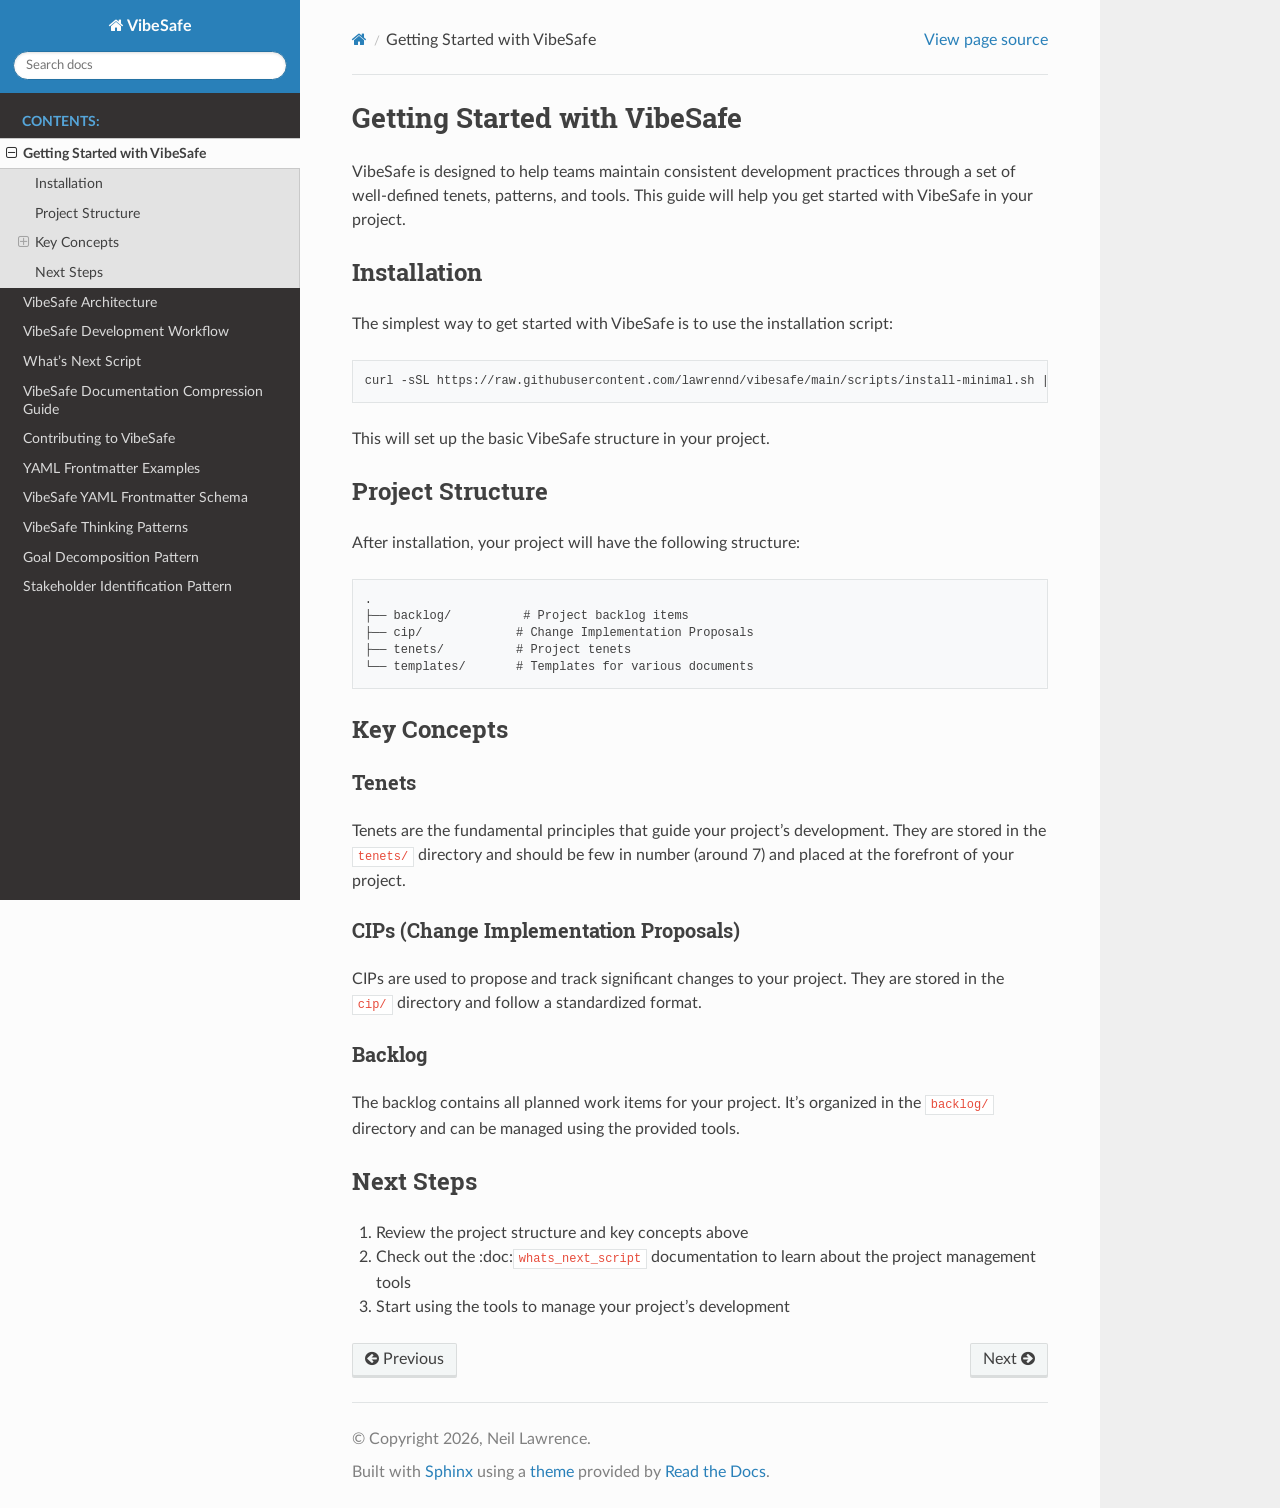
<file: getting_started.html>
<!DOCTYPE html>
<html class="writer-html5" lang="en" data-content_root="./">
<head>
  <meta charset="utf-8" /><meta name="viewport" content="width=device-width, initial-scale=1" />

  <meta name="viewport" content="width=device-width, initial-scale=1.0" />
  <title>Getting Started with VibeSafe &mdash; VibeSafe 0.1.0 documentation</title>
      <link rel="stylesheet" type="text/css" href="_static/pygments.css?v=b86133f3" />
      <link rel="stylesheet" type="text/css" href="_static/css/theme.css?v=9edc463e" />
      <link rel="stylesheet" type="text/css" href="_static/copybutton.css?v=76b2166b" />
      <link rel="stylesheet" type="text/css" href="_static/custom.css?v=59ca3cb4" />

  
      <script src="_static/jquery.js?v=5d32c60e"></script>
      <script src="_static/_sphinx_javascript_frameworks_compat.js?v=2cd50e6c"></script>
      <script src="_static/documentation_options.js?v=01f34227"></script>
      <script src="_static/doctools.js?v=9bcbadda"></script>
      <script src="_static/sphinx_highlight.js?v=dc90522c"></script>
      <script src="_static/clipboard.min.js?v=a7894cd8"></script>
      <script src="_static/copybutton.js?v=f281be69"></script>
    <script src="_static/js/theme.js"></script>
    <link rel="index" title="Index" href="genindex.html" />
    <link rel="search" title="Search" href="search.html" />
    <link rel="next" title="VibeSafe Architecture" href="architecture.html" />
    <link rel="prev" title="Welcome to VibeSafe’s documentation!" href="index.html" /> 
</head>

<body class="wy-body-for-nav"> 
  <div class="wy-grid-for-nav">
    <nav data-toggle="wy-nav-shift" class="wy-nav-side">
      <div class="wy-side-scroll">
        <div class="wy-side-nav-search" >

          
          
          <a href="index.html" class="icon icon-home">
            VibeSafe
          </a>
<div role="search">
  <form id="rtd-search-form" class="wy-form" action="search.html" method="get">
    <input type="text" name="q" placeholder="Search docs" aria-label="Search docs" />
    <input type="hidden" name="check_keywords" value="yes" />
    <input type="hidden" name="area" value="default" />
  </form>
</div>
        </div><div class="wy-menu wy-menu-vertical" data-spy="affix" role="navigation" aria-label="Navigation menu">
              <p class="caption" role="heading"><span class="caption-text">Contents:</span></p>
<ul class="current">
<li class="toctree-l1 current"><a class="current reference internal" href="#">Getting Started with VibeSafe</a><ul>
<li class="toctree-l2"><a class="reference internal" href="#installation">Installation</a></li>
<li class="toctree-l2"><a class="reference internal" href="#project-structure">Project Structure</a></li>
<li class="toctree-l2"><a class="reference internal" href="#key-concepts">Key Concepts</a><ul>
<li class="toctree-l3"><a class="reference internal" href="#tenets">Tenets</a></li>
<li class="toctree-l3"><a class="reference internal" href="#cips-change-implementation-proposals">CIPs (Change Implementation Proposals)</a></li>
<li class="toctree-l3"><a class="reference internal" href="#backlog">Backlog</a></li>
</ul>
</li>
<li class="toctree-l2"><a class="reference internal" href="#next-steps">Next Steps</a></li>
</ul>
</li>
<li class="toctree-l1"><a class="reference internal" href="architecture.html">VibeSafe Architecture</a></li>
<li class="toctree-l1"><a class="reference internal" href="workflow.html">VibeSafe Development Workflow</a></li>
<li class="toctree-l1"><a class="reference internal" href="whats_next_script.html">What’s Next Script</a></li>
<li class="toctree-l1"><a class="reference internal" href="compression-guide.html">VibeSafe Documentation Compression Guide</a></li>
<li class="toctree-l1"><a class="reference internal" href="contributing.html">Contributing to VibeSafe</a></li>
<li class="toctree-l1"><a class="reference internal" href="yaml_frontmatter_examples.html">YAML Frontmatter Examples</a></li>
<li class="toctree-l1"><a class="reference internal" href="yaml_frontmatter_schema.html">VibeSafe YAML Frontmatter Schema</a></li>
<li class="toctree-l1"><a class="reference internal" href="patterns/README.html">VibeSafe Thinking Patterns</a></li>
<li class="toctree-l1"><a class="reference internal" href="patterns/goal-decomposition.html">Goal Decomposition Pattern</a></li>
<li class="toctree-l1"><a class="reference internal" href="patterns/stakeholder-identification.html">Stakeholder Identification Pattern</a></li>
</ul>

        </div>
      </div>
    </nav>

    <section data-toggle="wy-nav-shift" class="wy-nav-content-wrap"><nav class="wy-nav-top" aria-label="Mobile navigation menu" >
          <i data-toggle="wy-nav-top" class="fa fa-bars"></i>
          <a href="index.html">VibeSafe</a>
      </nav>

      <div class="wy-nav-content">
        <div class="rst-content">
          <div role="navigation" aria-label="Page navigation">
  <ul class="wy-breadcrumbs">
      <li><a href="index.html" class="icon icon-home" aria-label="Home"></a></li>
      <li class="breadcrumb-item active">Getting Started with VibeSafe</li>
      <li class="wy-breadcrumbs-aside">
            <a href="_sources/getting_started.md.txt" rel="nofollow"> View page source</a>
      </li>
  </ul>
  <hr/>
</div>
          <div role="main" class="document" itemscope="itemscope" itemtype="http://schema.org/Article">
           <div itemprop="articleBody">
             
  <section class="tex2jax_ignore mathjax_ignore" id="getting-started-with-vibesafe">
<h1>Getting Started with VibeSafe<a class="headerlink" href="#getting-started-with-vibesafe" title="Link to this heading"></a></h1>
<p>VibeSafe is designed to help teams maintain consistent development practices through a set of well-defined tenets, patterns, and tools. This guide will help you get started with VibeSafe in your project.</p>
<section id="installation">
<h2>Installation<a class="headerlink" href="#installation" title="Link to this heading"></a></h2>
<p>The simplest way to get started with VibeSafe is to use the installation script:</p>
<div class="highlight-bash notranslate"><div class="highlight"><pre><span></span>curl<span class="w"> </span>-sSL<span class="w"> </span>https://raw.githubusercontent.com/lawrennd/vibesafe/main/scripts/install-minimal.sh<span class="w"> </span><span class="p">|</span><span class="w"> </span>bash
</pre></div>
</div>
<p>This will set up the basic VibeSafe structure in your project.</p>
</section>
<section id="project-structure">
<h2>Project Structure<a class="headerlink" href="#project-structure" title="Link to this heading"></a></h2>
<p>After installation, your project will have the following structure:</p>
<div class="highlight-default notranslate"><div class="highlight"><pre><span></span>.
├── backlog/          # Project backlog items
├── cip/             # Change Implementation Proposals
├── tenets/          # Project tenets
└── templates/       # Templates for various documents
</pre></div>
</div>
</section>
<section id="key-concepts">
<h2>Key Concepts<a class="headerlink" href="#key-concepts" title="Link to this heading"></a></h2>
<section id="tenets">
<h3>Tenets<a class="headerlink" href="#tenets" title="Link to this heading"></a></h3>
<p>Tenets are the fundamental principles that guide your project’s development. They are stored in the <code class="docutils literal notranslate"><span class="pre">tenets/</span></code> directory and should be few in number (around 7) and placed at the forefront of your project.</p>
</section>
<section id="cips-change-implementation-proposals">
<h3>CIPs (Change Implementation Proposals)<a class="headerlink" href="#cips-change-implementation-proposals" title="Link to this heading"></a></h3>
<p>CIPs are used to propose and track significant changes to your project. They are stored in the <code class="docutils literal notranslate"><span class="pre">cip/</span></code> directory and follow a standardized format.</p>
</section>
<section id="backlog">
<h3>Backlog<a class="headerlink" href="#backlog" title="Link to this heading"></a></h3>
<p>The backlog contains all planned work items for your project. It’s organized in the <code class="docutils literal notranslate"><span class="pre">backlog/</span></code> directory and can be managed using the provided tools.</p>
</section>
</section>
<section id="next-steps">
<h2>Next Steps<a class="headerlink" href="#next-steps" title="Link to this heading"></a></h2>
<ol class="arabic simple">
<li><p>Review the project structure and key concepts above</p></li>
<li><p>Check out the :doc:<code class="docutils literal notranslate"><span class="pre">whats_next_script</span></code> documentation to learn about the project management tools</p></li>
<li><p>Start using the tools to manage your project’s development</p></li>
</ol>
</section>
</section>


           </div>
          </div>
          <footer><div class="rst-footer-buttons" role="navigation" aria-label="Footer">
        <a href="index.html" class="btn btn-neutral float-left" title="Welcome to VibeSafe’s documentation!" accesskey="p" rel="prev"><span class="fa fa-arrow-circle-left" aria-hidden="true"></span> Previous</a>
        <a href="architecture.html" class="btn btn-neutral float-right" title="VibeSafe Architecture" accesskey="n" rel="next">Next <span class="fa fa-arrow-circle-right" aria-hidden="true"></span></a>
    </div>

  <hr/>

  <div role="contentinfo">
    <p>&#169; Copyright 2026, Neil Lawrence.</p>
  </div>

  Built with <a href="https://www.sphinx-doc.org/">Sphinx</a> using a
    <a href="https://github.com/readthedocs/sphinx_rtd_theme">theme</a>
    provided by <a href="https://readthedocs.org">Read the Docs</a>.
   

</footer>
        </div>
      </div>
    </section>
  </div>
  <script>
      jQuery(function () {
          SphinxRtdTheme.Navigation.enable(true);
      });
  </script> 

</body>
</html>
</file>
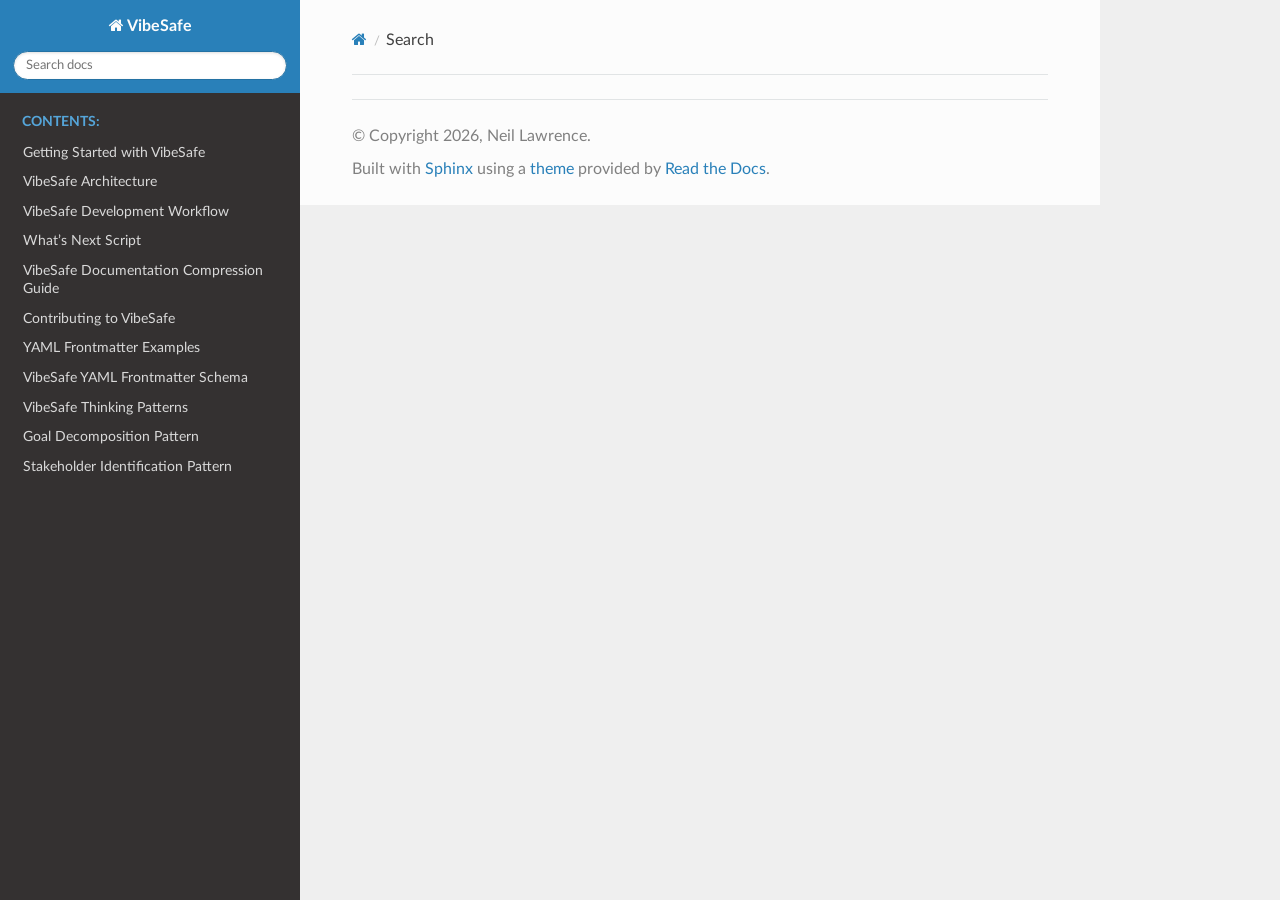
<file: search.html>
<!DOCTYPE html>
<html class="writer-html5" lang="en" data-content_root="./">
<head>
  <meta charset="utf-8" />
  <meta name="viewport" content="width=device-width, initial-scale=1.0" />
  <title>Search &mdash; VibeSafe 0.1.0 documentation</title>
      <link rel="stylesheet" type="text/css" href="_static/pygments.css?v=b86133f3" />
      <link rel="stylesheet" type="text/css" href="_static/css/theme.css?v=9edc463e" />
      <link rel="stylesheet" type="text/css" href="_static/copybutton.css?v=76b2166b" />
      <link rel="stylesheet" type="text/css" href="_static/custom.css?v=59ca3cb4" />

  
    
      <script src="_static/jquery.js?v=5d32c60e"></script>
      <script src="_static/_sphinx_javascript_frameworks_compat.js?v=2cd50e6c"></script>
      <script src="_static/documentation_options.js?v=01f34227"></script>
      <script src="_static/doctools.js?v=9bcbadda"></script>
      <script src="_static/sphinx_highlight.js?v=dc90522c"></script>
      <script src="_static/clipboard.min.js?v=a7894cd8"></script>
      <script src="_static/copybutton.js?v=f281be69"></script>
    <script src="_static/js/theme.js"></script>
    <script src="_static/searchtools.js"></script>
    <script src="_static/language_data.js"></script>
    <link rel="index" title="Index" href="genindex.html" />
    <link rel="search" title="Search" href="#" /> 
</head>

<body class="wy-body-for-nav"> 
  <div class="wy-grid-for-nav">
    <nav data-toggle="wy-nav-shift" class="wy-nav-side">
      <div class="wy-side-scroll">
        <div class="wy-side-nav-search" >

          
          
          <a href="index.html" class="icon icon-home">
            VibeSafe
          </a>
<div role="search">
  <form id="rtd-search-form" class="wy-form" action="#" method="get">
    <input type="text" name="q" placeholder="Search docs" aria-label="Search docs" />
    <input type="hidden" name="check_keywords" value="yes" />
    <input type="hidden" name="area" value="default" />
  </form>
</div>
        </div><div class="wy-menu wy-menu-vertical" data-spy="affix" role="navigation" aria-label="Navigation menu">
              <p class="caption" role="heading"><span class="caption-text">Contents:</span></p>
<ul>
<li class="toctree-l1"><a class="reference internal" href="getting_started.html">Getting Started with VibeSafe</a></li>
<li class="toctree-l1"><a class="reference internal" href="architecture.html">VibeSafe Architecture</a></li>
<li class="toctree-l1"><a class="reference internal" href="workflow.html">VibeSafe Development Workflow</a></li>
<li class="toctree-l1"><a class="reference internal" href="whats_next_script.html">What’s Next Script</a></li>
<li class="toctree-l1"><a class="reference internal" href="compression-guide.html">VibeSafe Documentation Compression Guide</a></li>
<li class="toctree-l1"><a class="reference internal" href="contributing.html">Contributing to VibeSafe</a></li>
<li class="toctree-l1"><a class="reference internal" href="yaml_frontmatter_examples.html">YAML Frontmatter Examples</a></li>
<li class="toctree-l1"><a class="reference internal" href="yaml_frontmatter_schema.html">VibeSafe YAML Frontmatter Schema</a></li>
<li class="toctree-l1"><a class="reference internal" href="patterns/README.html">VibeSafe Thinking Patterns</a></li>
<li class="toctree-l1"><a class="reference internal" href="patterns/goal-decomposition.html">Goal Decomposition Pattern</a></li>
<li class="toctree-l1"><a class="reference internal" href="patterns/stakeholder-identification.html">Stakeholder Identification Pattern</a></li>
</ul>

        </div>
      </div>
    </nav>

    <section data-toggle="wy-nav-shift" class="wy-nav-content-wrap"><nav class="wy-nav-top" aria-label="Mobile navigation menu" >
          <i data-toggle="wy-nav-top" class="fa fa-bars"></i>
          <a href="index.html">VibeSafe</a>
      </nav>

      <div class="wy-nav-content">
        <div class="rst-content">
          <div role="navigation" aria-label="Page navigation">
  <ul class="wy-breadcrumbs">
      <li><a href="index.html" class="icon icon-home" aria-label="Home"></a></li>
      <li class="breadcrumb-item active">Search</li>
      <li class="wy-breadcrumbs-aside">
      </li>
  </ul>
  <hr/>
</div>
          <div role="main" class="document" itemscope="itemscope" itemtype="http://schema.org/Article">
           <div itemprop="articleBody">
             
  <noscript>
  <div id="fallback" class="admonition warning">
    <p class="last">
      Please activate JavaScript to enable the search functionality.
    </p>
  </div>
  </noscript>

  
  <div id="search-results">
  
  </div>

           </div>
          </div>
          <footer>

  <hr/>

  <div role="contentinfo">
    <p>&#169; Copyright 2026, Neil Lawrence.</p>
  </div>

  Built with <a href="https://www.sphinx-doc.org/">Sphinx</a> using a
    <a href="https://github.com/readthedocs/sphinx_rtd_theme">theme</a>
    provided by <a href="https://readthedocs.org">Read the Docs</a>.
   

</footer>
        </div>
      </div>
    </section>
  </div>
  <script>
      jQuery(function () {
          SphinxRtdTheme.Navigation.enable(true);
      });
  </script>
  <script>
    jQuery(function() { Search.loadIndex("searchindex.js"); });
  </script>
  
  <script id="searchindexloader"></script>
   


</body>
</html>
</file>
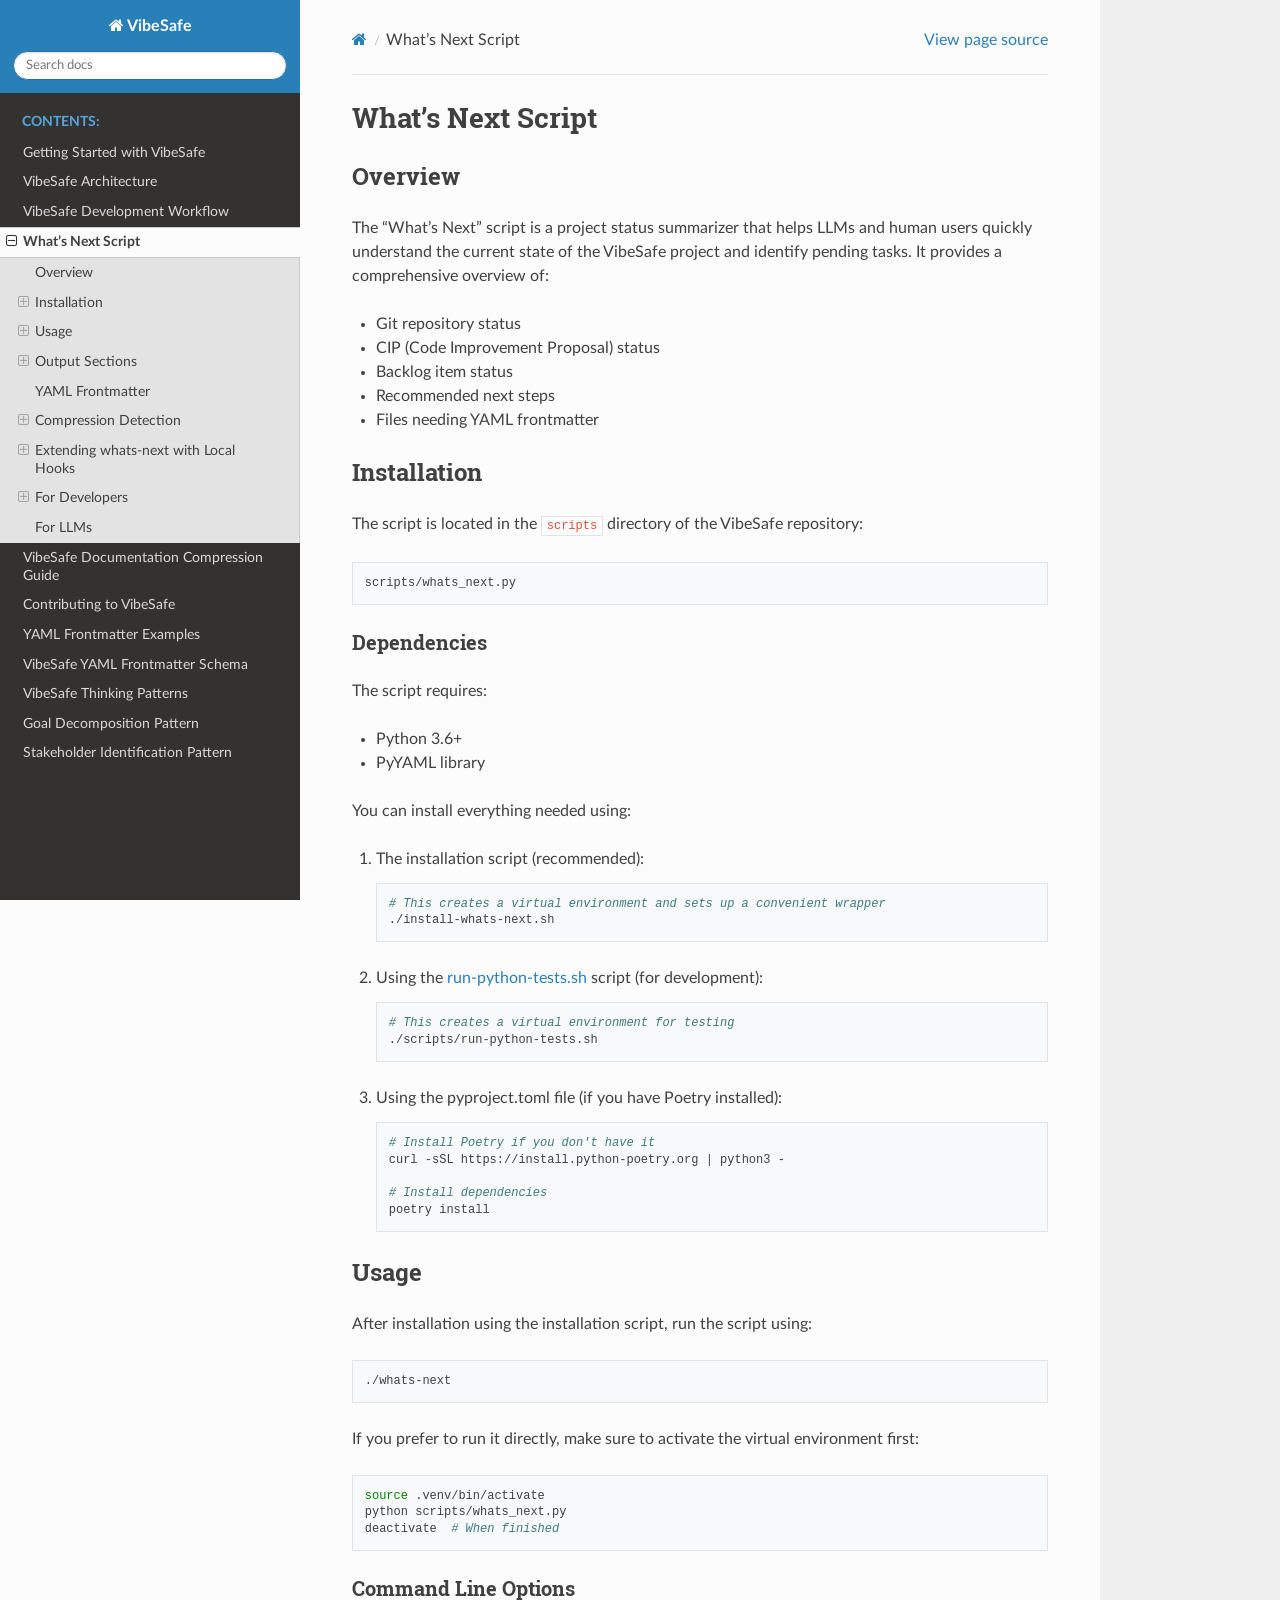
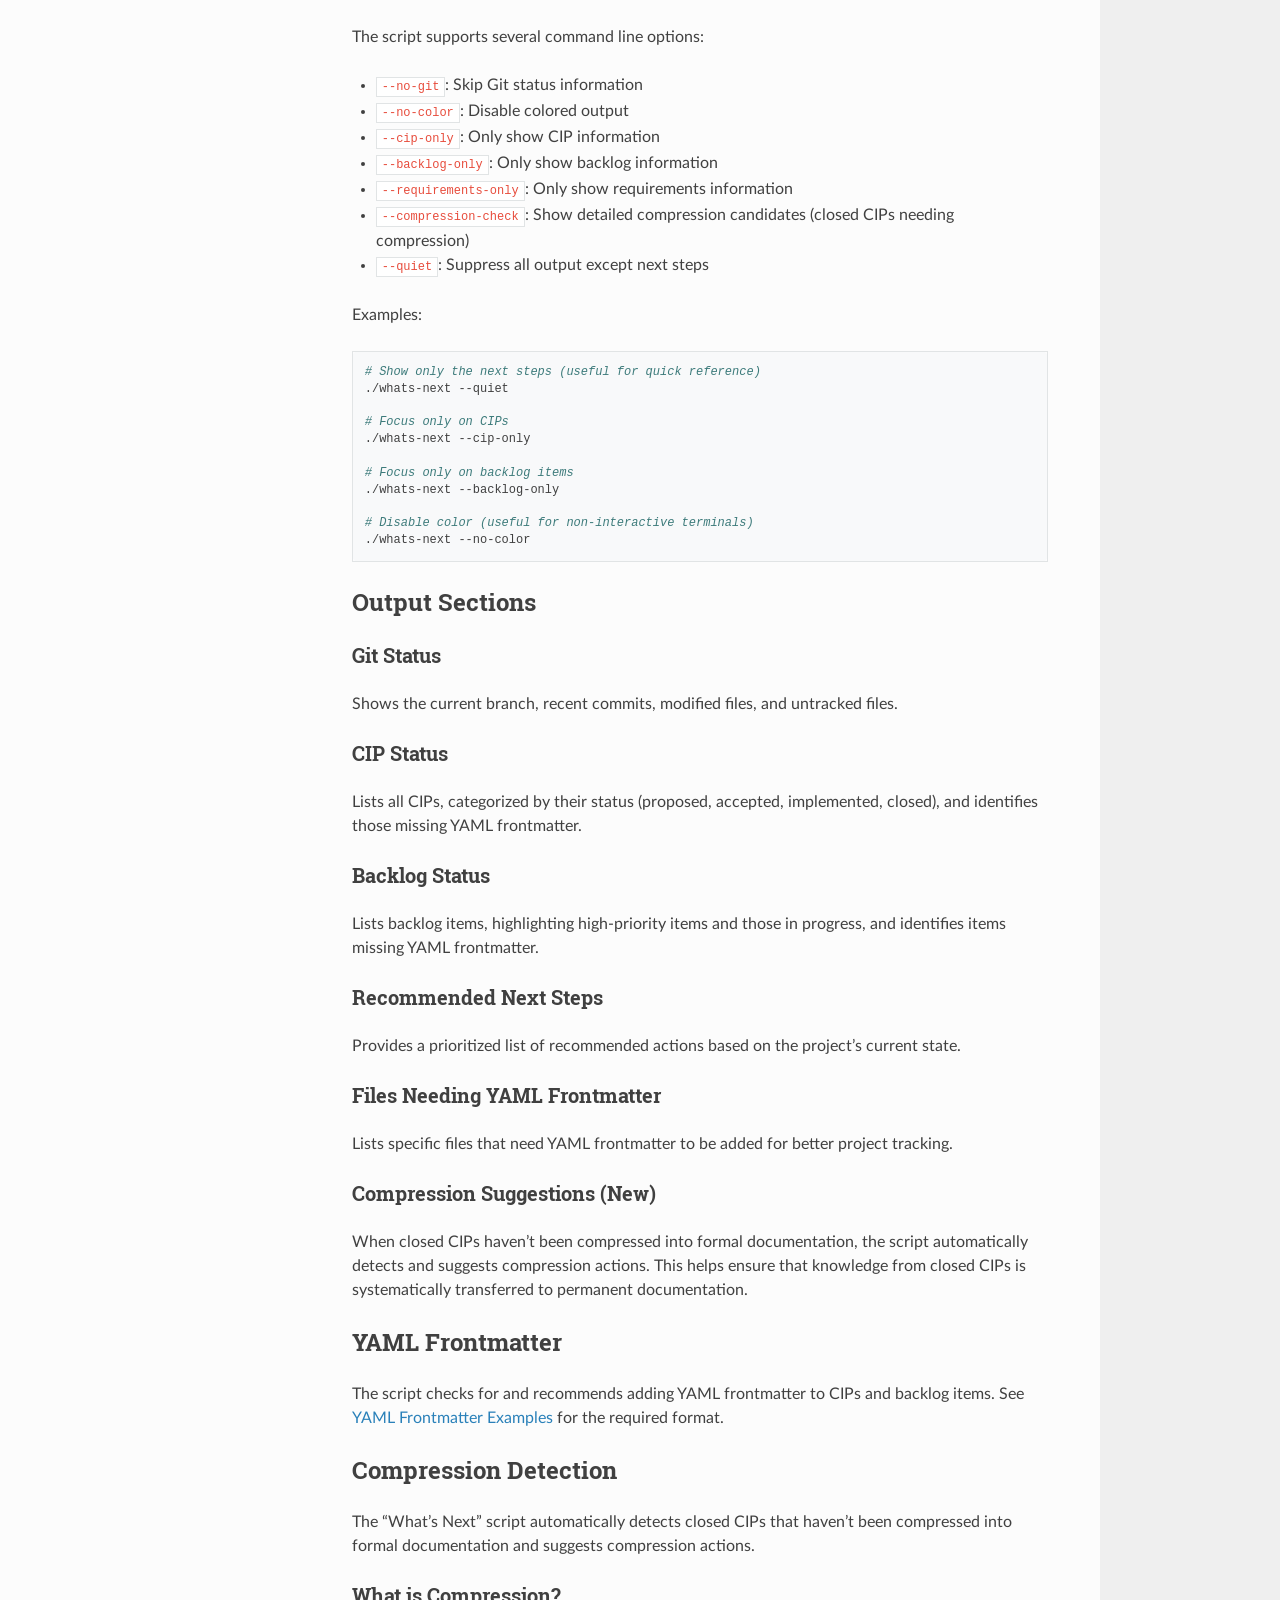
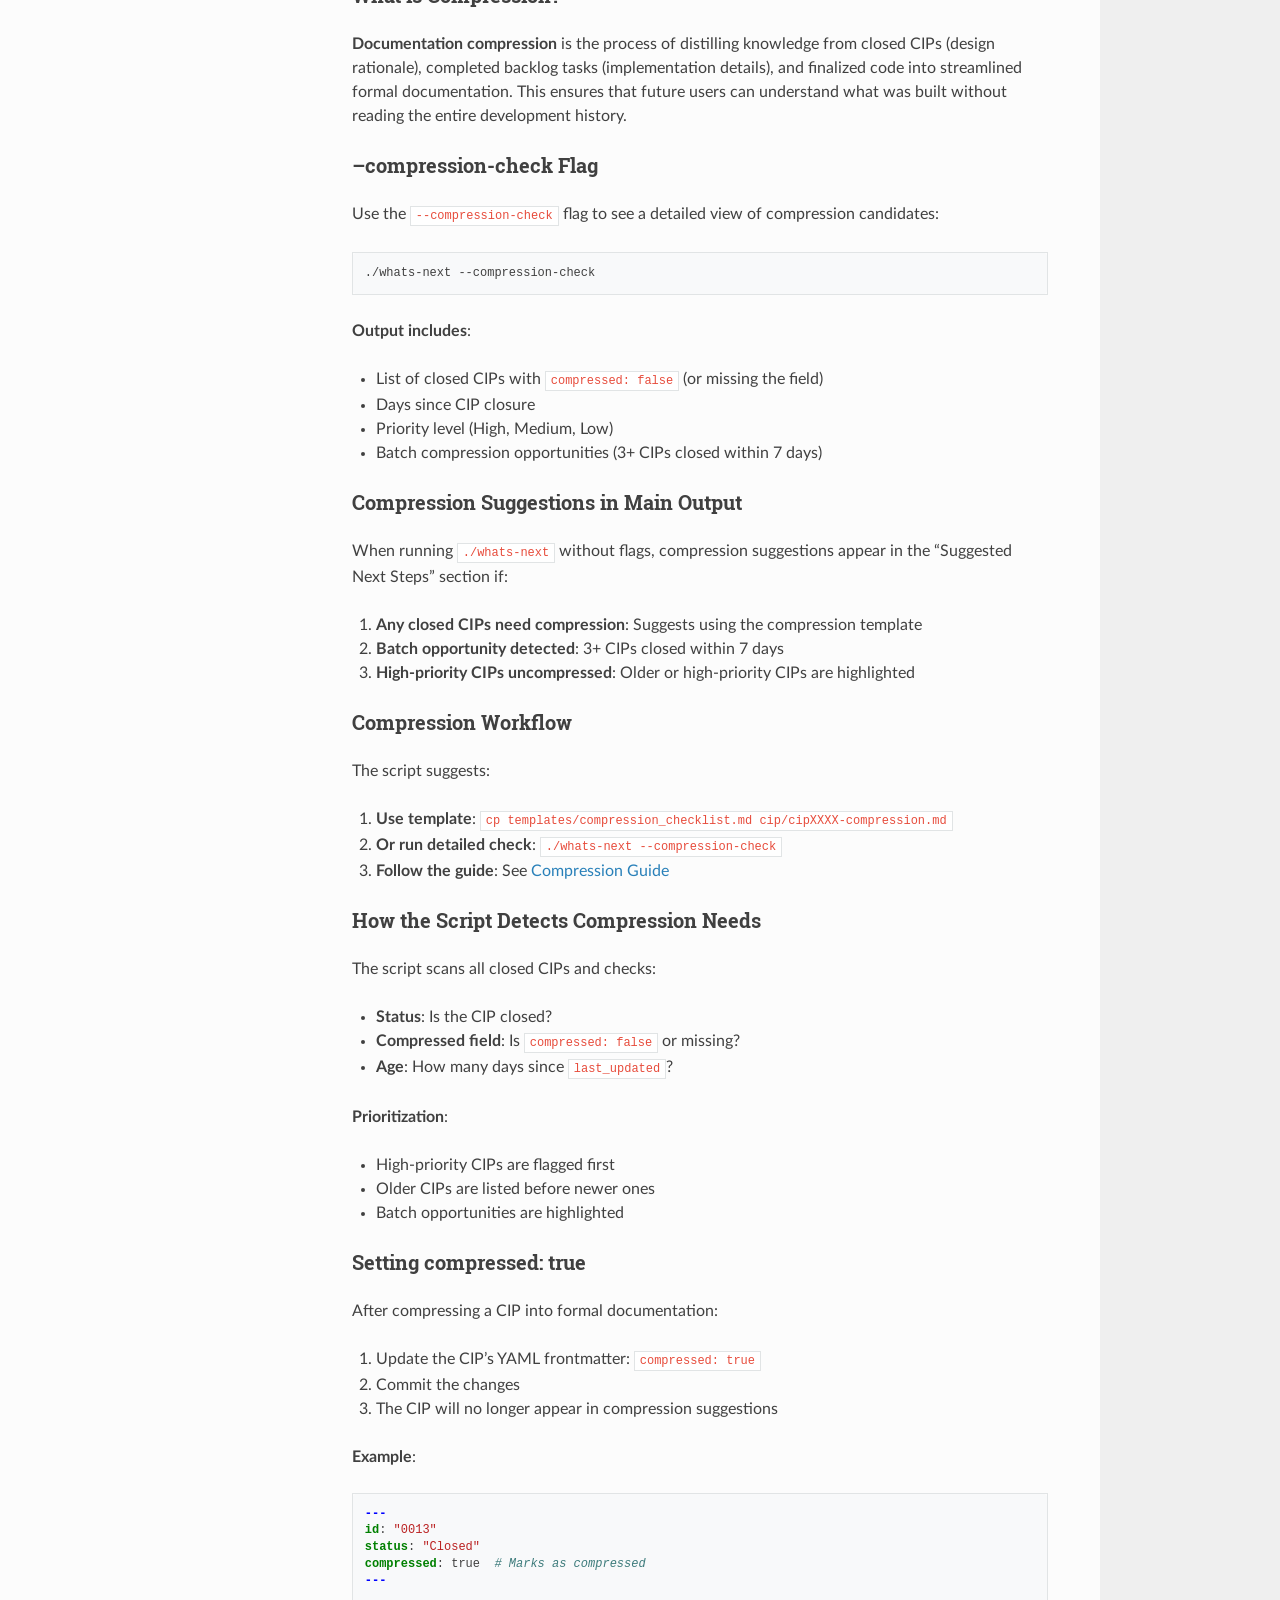
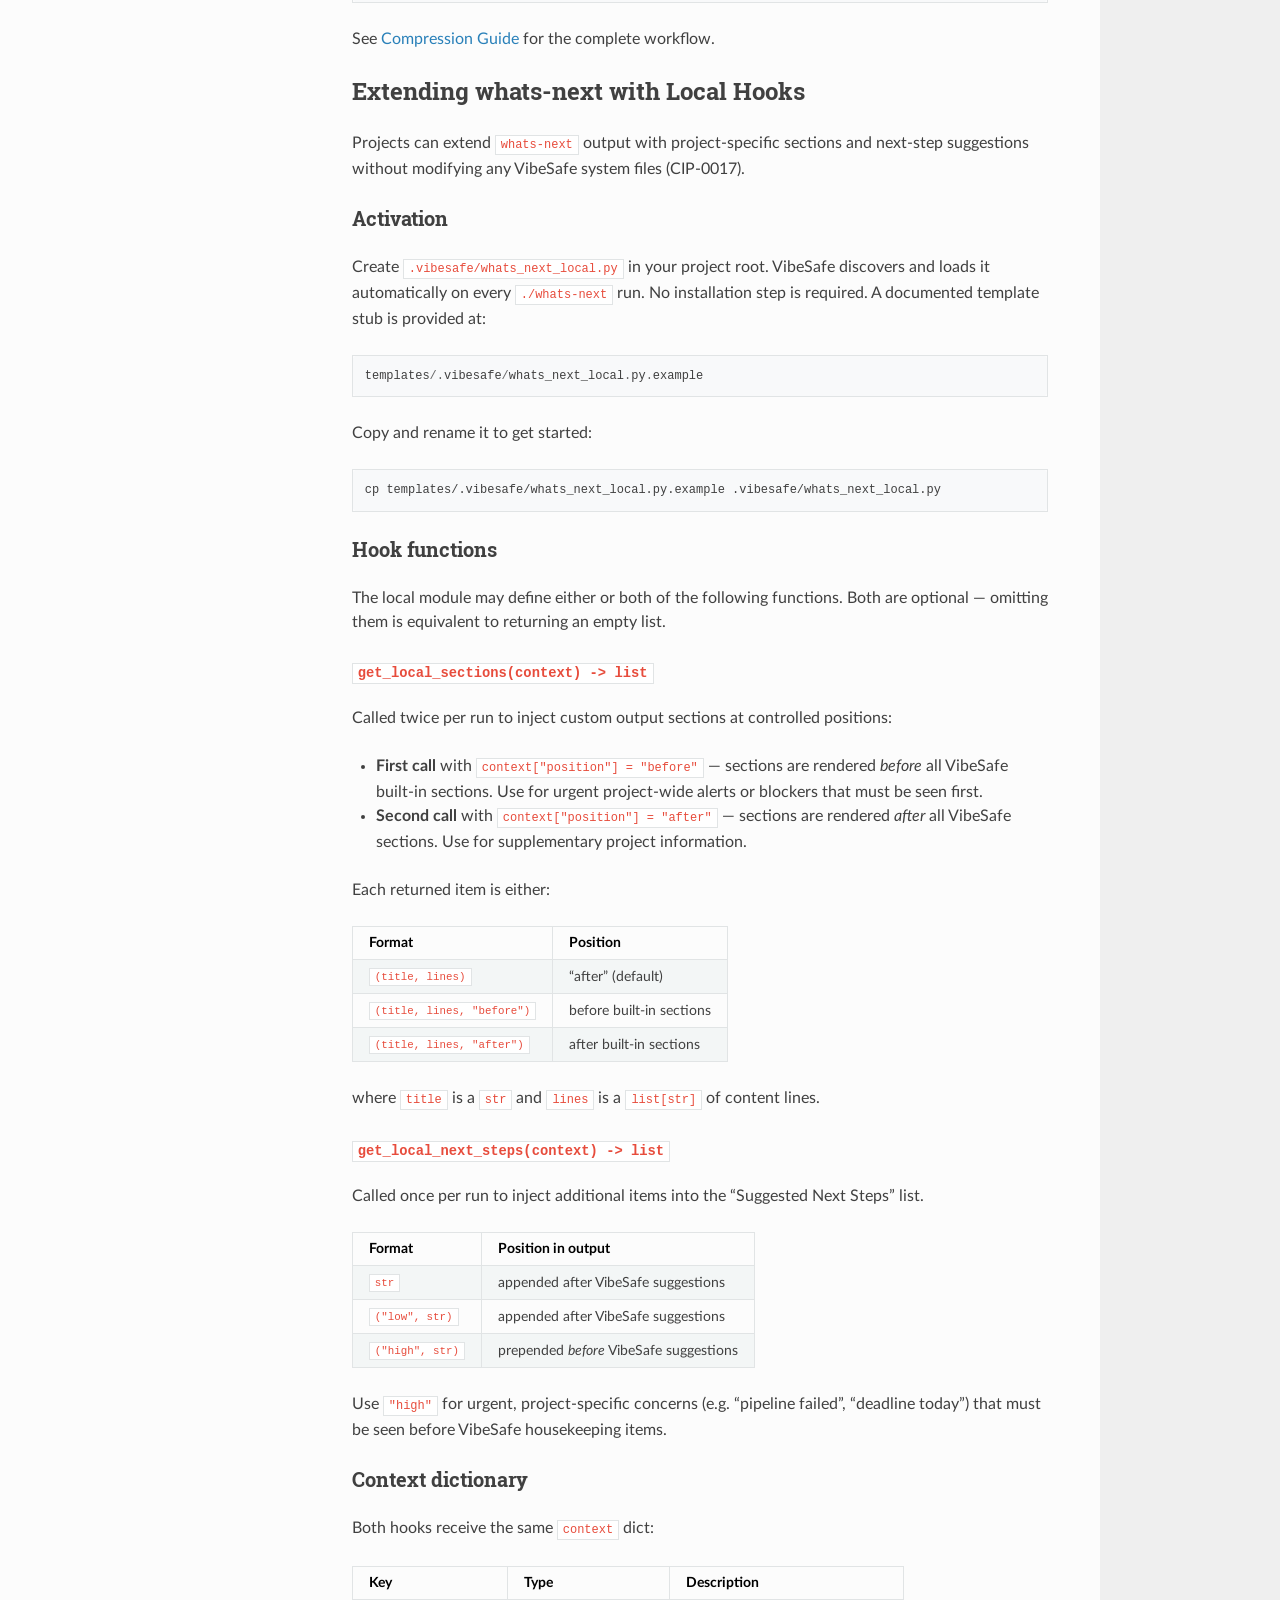
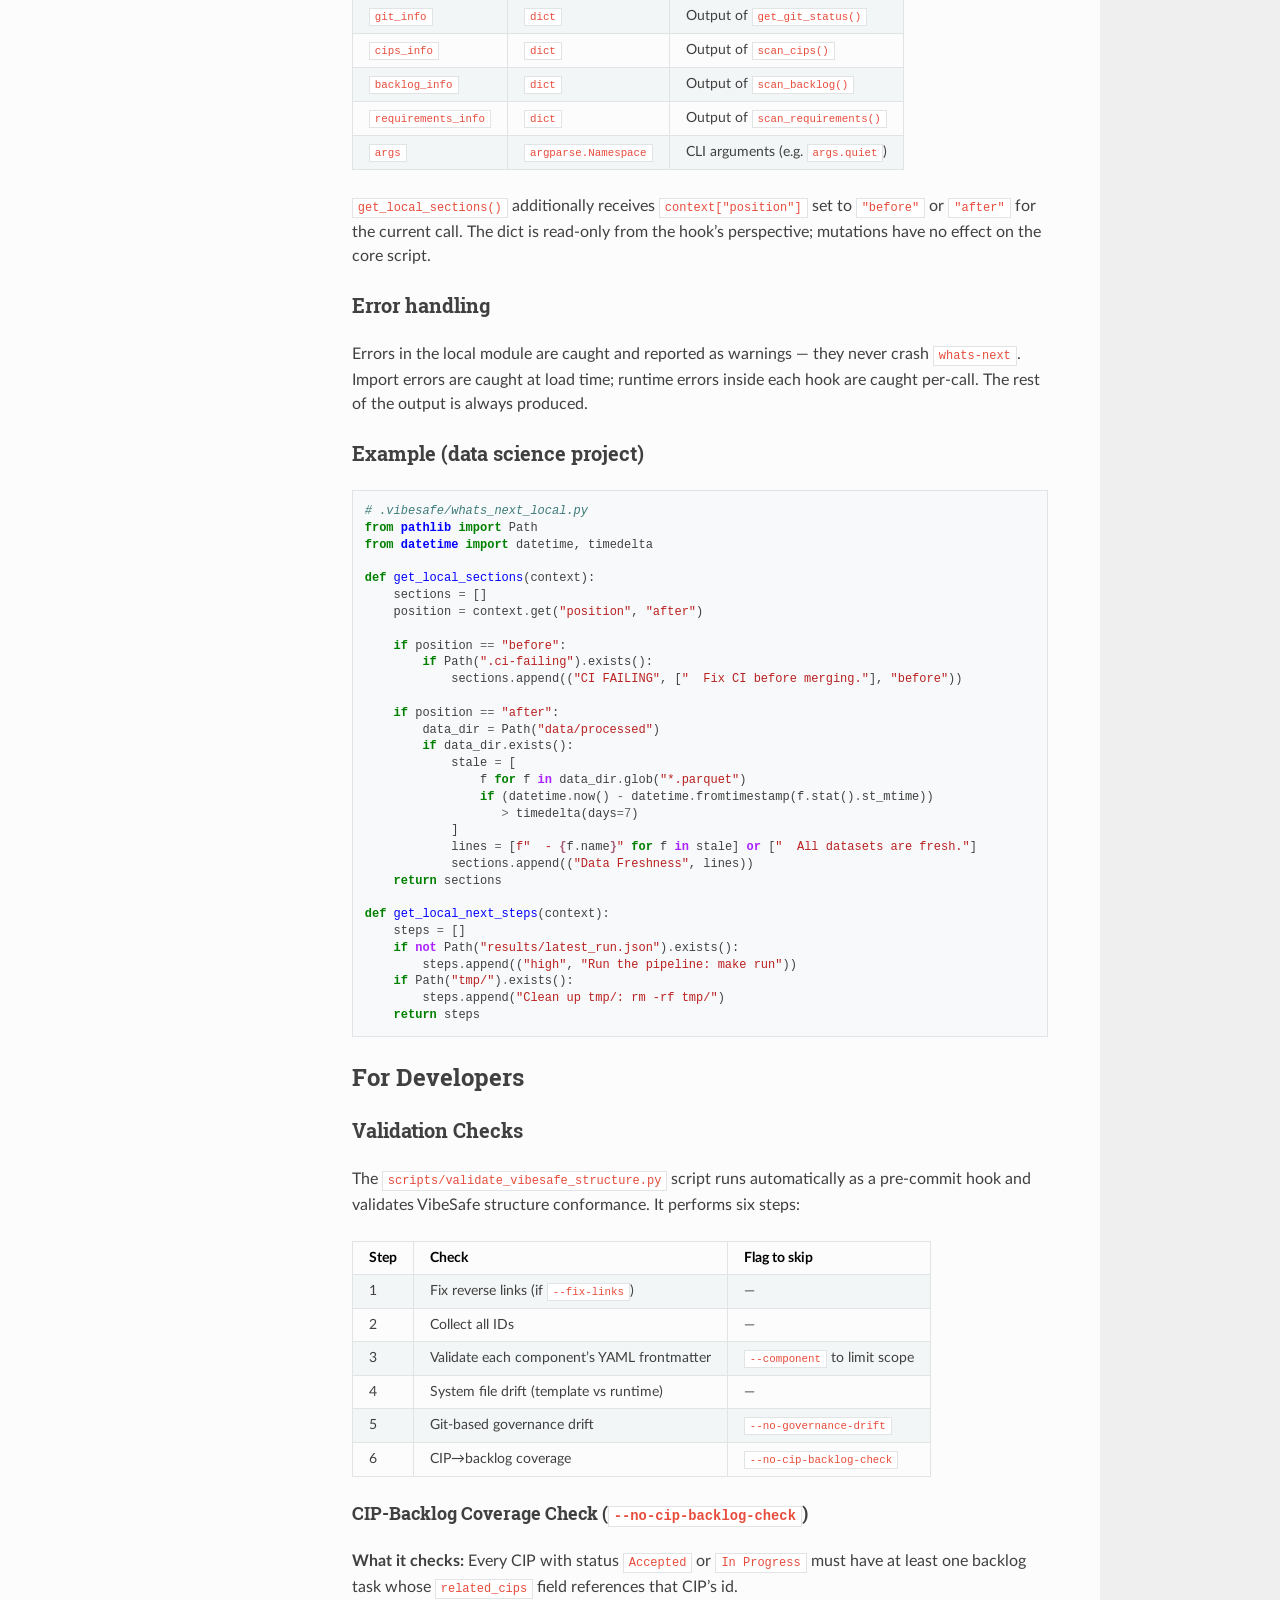
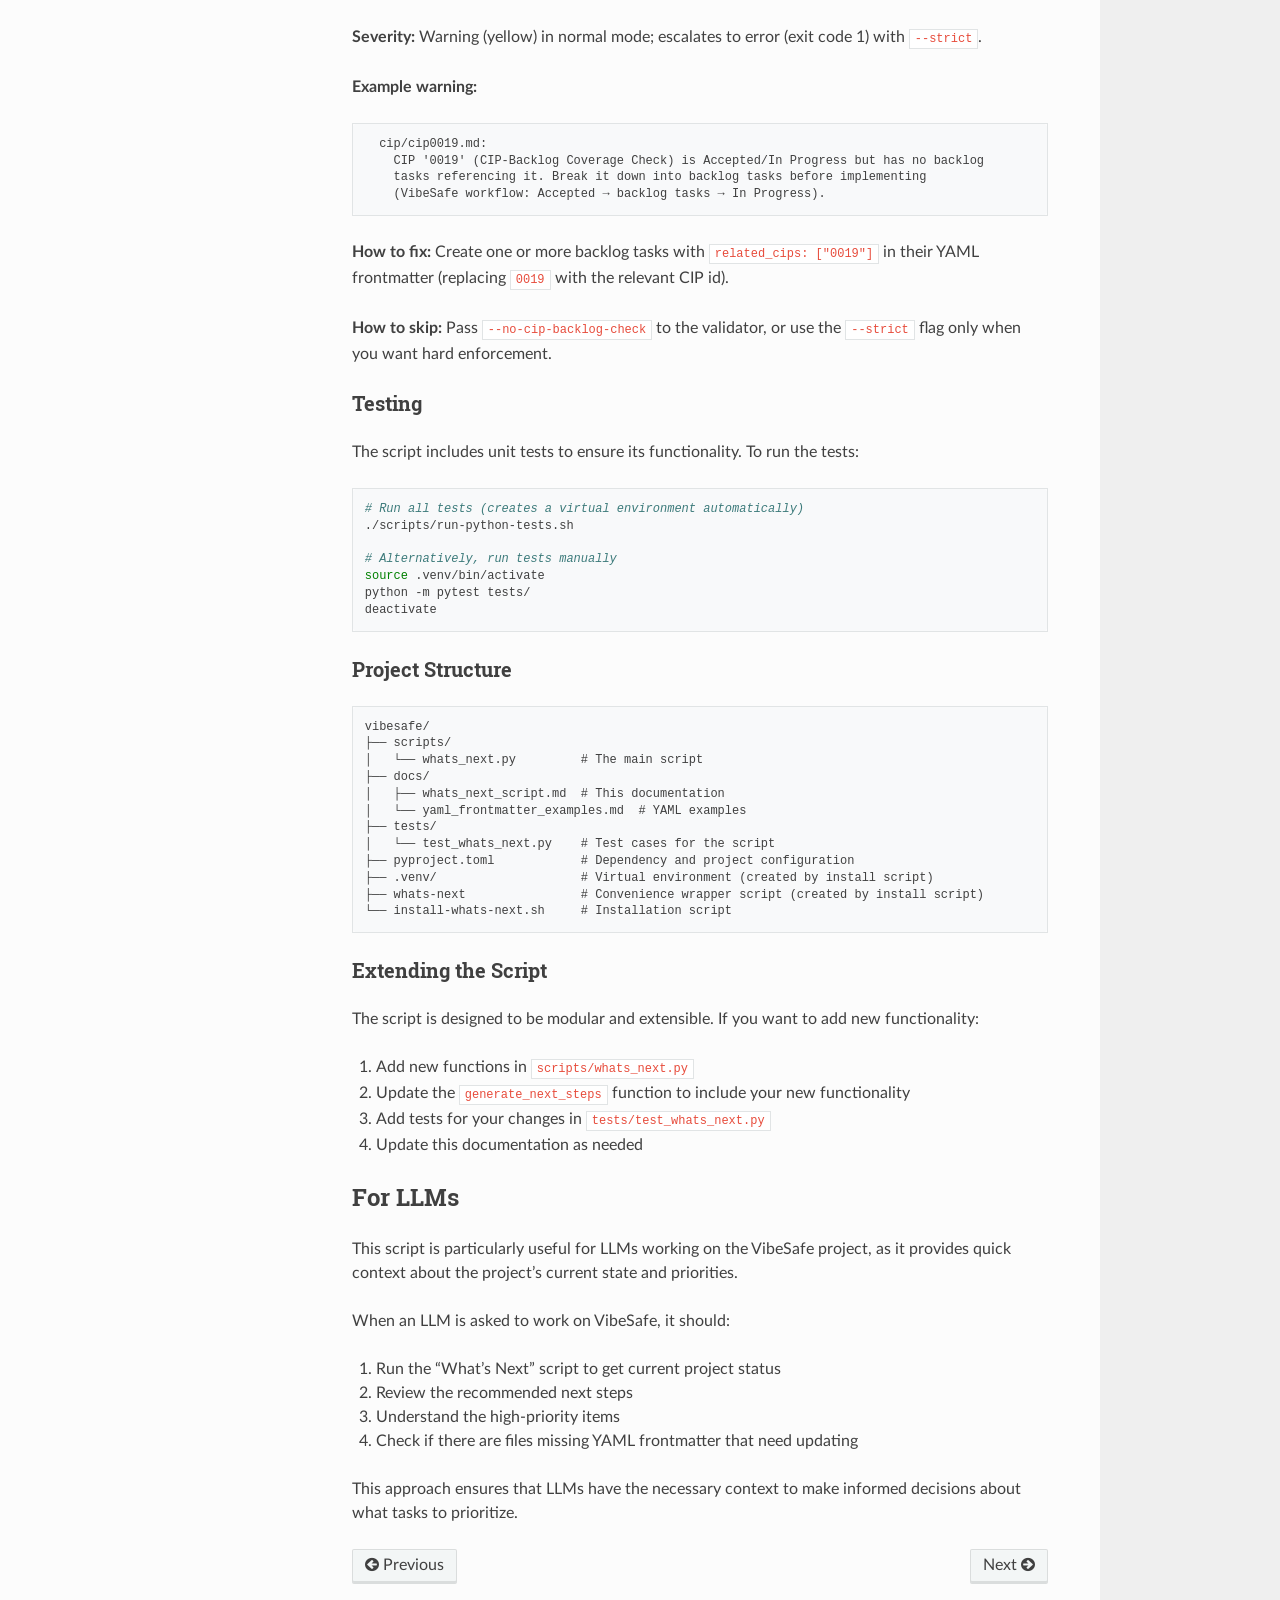
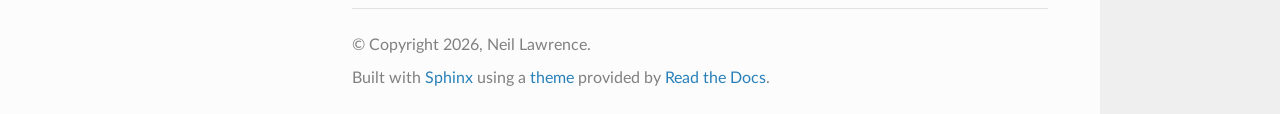
<file: whats_next_script.html>
<!DOCTYPE html>
<html class="writer-html5" lang="en" data-content_root="./">
<head>
  <meta charset="utf-8" /><meta name="viewport" content="width=device-width, initial-scale=1" />

  <meta name="viewport" content="width=device-width, initial-scale=1.0" />
  <title>What’s Next Script &mdash; VibeSafe 0.1.0 documentation</title>
      <link rel="stylesheet" type="text/css" href="_static/pygments.css?v=b86133f3" />
      <link rel="stylesheet" type="text/css" href="_static/css/theme.css?v=9edc463e" />
      <link rel="stylesheet" type="text/css" href="_static/copybutton.css?v=76b2166b" />
      <link rel="stylesheet" type="text/css" href="_static/custom.css?v=59ca3cb4" />

  
      <script src="_static/jquery.js?v=5d32c60e"></script>
      <script src="_static/_sphinx_javascript_frameworks_compat.js?v=2cd50e6c"></script>
      <script src="_static/documentation_options.js?v=01f34227"></script>
      <script src="_static/doctools.js?v=9bcbadda"></script>
      <script src="_static/sphinx_highlight.js?v=dc90522c"></script>
      <script src="_static/clipboard.min.js?v=a7894cd8"></script>
      <script src="_static/copybutton.js?v=f281be69"></script>
    <script src="_static/js/theme.js"></script>
    <link rel="index" title="Index" href="genindex.html" />
    <link rel="search" title="Search" href="search.html" />
    <link rel="next" title="VibeSafe Documentation Compression Guide" href="compression-guide.html" />
    <link rel="prev" title="VibeSafe Development Workflow" href="workflow.html" /> 
</head>

<body class="wy-body-for-nav"> 
  <div class="wy-grid-for-nav">
    <nav data-toggle="wy-nav-shift" class="wy-nav-side">
      <div class="wy-side-scroll">
        <div class="wy-side-nav-search" >

          
          
          <a href="index.html" class="icon icon-home">
            VibeSafe
          </a>
<div role="search">
  <form id="rtd-search-form" class="wy-form" action="search.html" method="get">
    <input type="text" name="q" placeholder="Search docs" aria-label="Search docs" />
    <input type="hidden" name="check_keywords" value="yes" />
    <input type="hidden" name="area" value="default" />
  </form>
</div>
        </div><div class="wy-menu wy-menu-vertical" data-spy="affix" role="navigation" aria-label="Navigation menu">
              <p class="caption" role="heading"><span class="caption-text">Contents:</span></p>
<ul class="current">
<li class="toctree-l1"><a class="reference internal" href="getting_started.html">Getting Started with VibeSafe</a></li>
<li class="toctree-l1"><a class="reference internal" href="architecture.html">VibeSafe Architecture</a></li>
<li class="toctree-l1"><a class="reference internal" href="workflow.html">VibeSafe Development Workflow</a></li>
<li class="toctree-l1 current"><a class="current reference internal" href="#">What’s Next Script</a><ul>
<li class="toctree-l2"><a class="reference internal" href="#overview">Overview</a></li>
<li class="toctree-l2"><a class="reference internal" href="#installation">Installation</a><ul>
<li class="toctree-l3"><a class="reference internal" href="#dependencies">Dependencies</a></li>
</ul>
</li>
<li class="toctree-l2"><a class="reference internal" href="#usage">Usage</a><ul>
<li class="toctree-l3"><a class="reference internal" href="#command-line-options">Command Line Options</a></li>
</ul>
</li>
<li class="toctree-l2"><a class="reference internal" href="#output-sections">Output Sections</a><ul>
<li class="toctree-l3"><a class="reference internal" href="#git-status">Git Status</a></li>
<li class="toctree-l3"><a class="reference internal" href="#cip-status">CIP Status</a></li>
<li class="toctree-l3"><a class="reference internal" href="#backlog-status">Backlog Status</a></li>
<li class="toctree-l3"><a class="reference internal" href="#recommended-next-steps">Recommended Next Steps</a></li>
<li class="toctree-l3"><a class="reference internal" href="#files-needing-yaml-frontmatter">Files Needing YAML Frontmatter</a></li>
<li class="toctree-l3"><a class="reference internal" href="#compression-suggestions-new">Compression Suggestions (New)</a></li>
</ul>
</li>
<li class="toctree-l2"><a class="reference internal" href="#yaml-frontmatter">YAML Frontmatter</a></li>
<li class="toctree-l2"><a class="reference internal" href="#compression-detection">Compression Detection</a><ul>
<li class="toctree-l3"><a class="reference internal" href="#what-is-compression">What is Compression?</a></li>
<li class="toctree-l3"><a class="reference internal" href="#compression-check-flag">–compression-check Flag</a></li>
<li class="toctree-l3"><a class="reference internal" href="#compression-suggestions-in-main-output">Compression Suggestions in Main Output</a></li>
<li class="toctree-l3"><a class="reference internal" href="#compression-workflow">Compression Workflow</a></li>
<li class="toctree-l3"><a class="reference internal" href="#how-the-script-detects-compression-needs">How the Script Detects Compression Needs</a></li>
<li class="toctree-l3"><a class="reference internal" href="#setting-compressed-true">Setting compressed: true</a></li>
</ul>
</li>
<li class="toctree-l2"><a class="reference internal" href="#extending-whats-next-with-local-hooks">Extending whats-next with Local Hooks</a><ul>
<li class="toctree-l3"><a class="reference internal" href="#activation">Activation</a></li>
<li class="toctree-l3"><a class="reference internal" href="#hook-functions">Hook functions</a><ul>
<li class="toctree-l4"><a class="reference internal" href="#get-local-sections-context-list"><code class="docutils literal notranslate"><span class="pre">get_local_sections(context)</span> <span class="pre">-&gt;</span> <span class="pre">list</span></code></a></li>
<li class="toctree-l4"><a class="reference internal" href="#get-local-next-steps-context-list"><code class="docutils literal notranslate"><span class="pre">get_local_next_steps(context)</span> <span class="pre">-&gt;</span> <span class="pre">list</span></code></a></li>
</ul>
</li>
<li class="toctree-l3"><a class="reference internal" href="#context-dictionary">Context dictionary</a></li>
<li class="toctree-l3"><a class="reference internal" href="#error-handling">Error handling</a></li>
<li class="toctree-l3"><a class="reference internal" href="#example-data-science-project">Example (data science project)</a></li>
</ul>
</li>
<li class="toctree-l2"><a class="reference internal" href="#for-developers">For Developers</a><ul>
<li class="toctree-l3"><a class="reference internal" href="#validation-checks">Validation Checks</a><ul>
<li class="toctree-l4"><a class="reference internal" href="#cip-backlog-coverage-check-no-cip-backlog-check">CIP-Backlog Coverage Check (<code class="docutils literal notranslate"><span class="pre">--no-cip-backlog-check</span></code>)</a></li>
</ul>
</li>
<li class="toctree-l3"><a class="reference internal" href="#testing">Testing</a></li>
<li class="toctree-l3"><a class="reference internal" href="#project-structure">Project Structure</a></li>
<li class="toctree-l3"><a class="reference internal" href="#extending-the-script">Extending the Script</a></li>
</ul>
</li>
<li class="toctree-l2"><a class="reference internal" href="#for-llms">For LLMs</a></li>
</ul>
</li>
<li class="toctree-l1"><a class="reference internal" href="compression-guide.html">VibeSafe Documentation Compression Guide</a></li>
<li class="toctree-l1"><a class="reference internal" href="contributing.html">Contributing to VibeSafe</a></li>
<li class="toctree-l1"><a class="reference internal" href="yaml_frontmatter_examples.html">YAML Frontmatter Examples</a></li>
<li class="toctree-l1"><a class="reference internal" href="yaml_frontmatter_schema.html">VibeSafe YAML Frontmatter Schema</a></li>
<li class="toctree-l1"><a class="reference internal" href="patterns/README.html">VibeSafe Thinking Patterns</a></li>
<li class="toctree-l1"><a class="reference internal" href="patterns/goal-decomposition.html">Goal Decomposition Pattern</a></li>
<li class="toctree-l1"><a class="reference internal" href="patterns/stakeholder-identification.html">Stakeholder Identification Pattern</a></li>
</ul>

        </div>
      </div>
    </nav>

    <section data-toggle="wy-nav-shift" class="wy-nav-content-wrap"><nav class="wy-nav-top" aria-label="Mobile navigation menu" >
          <i data-toggle="wy-nav-top" class="fa fa-bars"></i>
          <a href="index.html">VibeSafe</a>
      </nav>

      <div class="wy-nav-content">
        <div class="rst-content">
          <div role="navigation" aria-label="Page navigation">
  <ul class="wy-breadcrumbs">
      <li><a href="index.html" class="icon icon-home" aria-label="Home"></a></li>
      <li class="breadcrumb-item active">What’s Next Script</li>
      <li class="wy-breadcrumbs-aside">
            <a href="_sources/whats_next_script.md.txt" rel="nofollow"> View page source</a>
      </li>
  </ul>
  <hr/>
</div>
          <div role="main" class="document" itemscope="itemscope" itemtype="http://schema.org/Article">
           <div itemprop="articleBody">
             
  <section class="tex2jax_ignore mathjax_ignore" id="whats-next-script">
<h1>What’s Next Script<a class="headerlink" href="#whats-next-script" title="Link to this heading"></a></h1>
<section id="overview">
<h2>Overview<a class="headerlink" href="#overview" title="Link to this heading"></a></h2>
<p>The “What’s Next” script is a project status summarizer that helps LLMs and human users quickly understand the current state of the VibeSafe project and identify pending tasks. It provides a comprehensive overview of:</p>
<ul class="simple">
<li><p>Git repository status</p></li>
<li><p>CIP (Code Improvement Proposal) status</p></li>
<li><p>Backlog item status</p></li>
<li><p>Recommended next steps</p></li>
<li><p>Files needing YAML frontmatter</p></li>
</ul>
</section>
<section id="installation">
<h2>Installation<a class="headerlink" href="#installation" title="Link to this heading"></a></h2>
<p>The script is located in the <code class="docutils literal notranslate"><span class="pre">scripts</span></code> directory of the VibeSafe repository:</p>
<div class="highlight-bash notranslate"><div class="highlight"><pre><span></span>scripts/whats_next.py
</pre></div>
</div>
<section id="dependencies">
<h3>Dependencies<a class="headerlink" href="#dependencies" title="Link to this heading"></a></h3>
<p>The script requires:</p>
<ul class="simple">
<li><p>Python 3.6+</p></li>
<li><p>PyYAML library</p></li>
</ul>
<p>You can install everything needed using:</p>
<ol class="arabic">
<li><p>The installation script (recommended):</p>
<div class="highlight-bash notranslate"><div class="highlight"><pre><span></span><span class="c1"># This creates a virtual environment and sets up a convenient wrapper</span>
./install-whats-next.sh
</pre></div>
</div>
</li>
<li><p>Using the <a class="reference external" href="http://run-python-tests.sh">run-python-tests.sh</a> script (for development):</p>
<div class="highlight-bash notranslate"><div class="highlight"><pre><span></span><span class="c1"># This creates a virtual environment for testing</span>
./scripts/run-python-tests.sh
</pre></div>
</div>
</li>
<li><p>Using the pyproject.toml file (if you have Poetry installed):</p>
<div class="highlight-bash notranslate"><div class="highlight"><pre><span></span><span class="c1"># Install Poetry if you don't have it</span>
curl<span class="w"> </span>-sSL<span class="w"> </span>https://install.python-poetry.org<span class="w"> </span><span class="p">|</span><span class="w"> </span>python3<span class="w"> </span>-

<span class="c1"># Install dependencies</span>
poetry<span class="w"> </span>install
</pre></div>
</div>
</li>
</ol>
</section>
</section>
<section id="usage">
<h2>Usage<a class="headerlink" href="#usage" title="Link to this heading"></a></h2>
<p>After installation using the installation script, run the script using:</p>
<div class="highlight-bash notranslate"><div class="highlight"><pre><span></span>./whats-next
</pre></div>
</div>
<p>If you prefer to run it directly, make sure to activate the virtual environment first:</p>
<div class="highlight-bash notranslate"><div class="highlight"><pre><span></span><span class="nb">source</span><span class="w"> </span>.venv/bin/activate
python<span class="w"> </span>scripts/whats_next.py
deactivate<span class="w">  </span><span class="c1"># When finished</span>
</pre></div>
</div>
<section id="command-line-options">
<h3>Command Line Options<a class="headerlink" href="#command-line-options" title="Link to this heading"></a></h3>
<p>The script supports several command line options:</p>
<ul class="simple">
<li><p><code class="docutils literal notranslate"><span class="pre">--no-git</span></code>: Skip Git status information</p></li>
<li><p><code class="docutils literal notranslate"><span class="pre">--no-color</span></code>: Disable colored output</p></li>
<li><p><code class="docutils literal notranslate"><span class="pre">--cip-only</span></code>: Only show CIP information</p></li>
<li><p><code class="docutils literal notranslate"><span class="pre">--backlog-only</span></code>: Only show backlog information</p></li>
<li><p><code class="docutils literal notranslate"><span class="pre">--requirements-only</span></code>: Only show requirements information</p></li>
<li><p><code class="docutils literal notranslate"><span class="pre">--compression-check</span></code>: Show detailed compression candidates (closed CIPs needing compression)</p></li>
<li><p><code class="docutils literal notranslate"><span class="pre">--quiet</span></code>: Suppress all output except next steps</p></li>
</ul>
<p>Examples:</p>
<div class="highlight-bash notranslate"><div class="highlight"><pre><span></span><span class="c1"># Show only the next steps (useful for quick reference)</span>
./whats-next<span class="w"> </span>--quiet

<span class="c1"># Focus only on CIPs</span>
./whats-next<span class="w"> </span>--cip-only

<span class="c1"># Focus only on backlog items</span>
./whats-next<span class="w"> </span>--backlog-only

<span class="c1"># Disable color (useful for non-interactive terminals)</span>
./whats-next<span class="w"> </span>--no-color
</pre></div>
</div>
</section>
</section>
<section id="output-sections">
<h2>Output Sections<a class="headerlink" href="#output-sections" title="Link to this heading"></a></h2>
<section id="git-status">
<h3>Git Status<a class="headerlink" href="#git-status" title="Link to this heading"></a></h3>
<p>Shows the current branch, recent commits, modified files, and untracked files.</p>
</section>
<section id="cip-status">
<h3>CIP Status<a class="headerlink" href="#cip-status" title="Link to this heading"></a></h3>
<p>Lists all CIPs, categorized by their status (proposed, accepted, implemented, closed), and identifies those missing YAML frontmatter.</p>
</section>
<section id="backlog-status">
<h3>Backlog Status<a class="headerlink" href="#backlog-status" title="Link to this heading"></a></h3>
<p>Lists backlog items, highlighting high-priority items and those in progress, and identifies items missing YAML frontmatter.</p>
</section>
<section id="recommended-next-steps">
<h3>Recommended Next Steps<a class="headerlink" href="#recommended-next-steps" title="Link to this heading"></a></h3>
<p>Provides a prioritized list of recommended actions based on the project’s current state.</p>
</section>
<section id="files-needing-yaml-frontmatter">
<h3>Files Needing YAML Frontmatter<a class="headerlink" href="#files-needing-yaml-frontmatter" title="Link to this heading"></a></h3>
<p>Lists specific files that need YAML frontmatter to be added for better project tracking.</p>
</section>
<section id="compression-suggestions-new">
<h3>Compression Suggestions (New)<a class="headerlink" href="#compression-suggestions-new" title="Link to this heading"></a></h3>
<p>When closed CIPs haven’t been compressed into formal documentation, the script automatically detects and suggests compression actions. This helps ensure that knowledge from closed CIPs is systematically transferred to permanent documentation.</p>
</section>
</section>
<section id="yaml-frontmatter">
<h2>YAML Frontmatter<a class="headerlink" href="#yaml-frontmatter" title="Link to this heading"></a></h2>
<p>The script checks for and recommends adding YAML frontmatter to CIPs and backlog items. See <a class="reference internal" href="yaml_frontmatter_examples.html"><span class="std std-doc">YAML Frontmatter Examples</span></a> for the required format.</p>
</section>
<section id="compression-detection">
<h2>Compression Detection<a class="headerlink" href="#compression-detection" title="Link to this heading"></a></h2>
<p>The “What’s Next” script automatically detects closed CIPs that haven’t been compressed into formal documentation and suggests compression actions.</p>
<section id="what-is-compression">
<h3>What is Compression?<a class="headerlink" href="#what-is-compression" title="Link to this heading"></a></h3>
<p><strong>Documentation compression</strong> is the process of distilling knowledge from closed CIPs (design rationale), completed backlog tasks (implementation details), and finalized code into streamlined formal documentation. This ensures that future users can understand what was built without reading the entire development history.</p>
</section>
<section id="compression-check-flag">
<h3>–compression-check Flag<a class="headerlink" href="#compression-check-flag" title="Link to this heading"></a></h3>
<p>Use the <code class="docutils literal notranslate"><span class="pre">--compression-check</span></code> flag to see a detailed view of compression candidates:</p>
<div class="highlight-bash notranslate"><div class="highlight"><pre><span></span>./whats-next<span class="w"> </span>--compression-check
</pre></div>
</div>
<p><strong>Output includes</strong>:</p>
<ul class="simple">
<li><p>List of closed CIPs with <code class="docutils literal notranslate"><span class="pre">compressed:</span> <span class="pre">false</span></code> (or missing the field)</p></li>
<li><p>Days since CIP closure</p></li>
<li><p>Priority level (High, Medium, Low)</p></li>
<li><p>Batch compression opportunities (3+ CIPs closed within 7 days)</p></li>
</ul>
</section>
<section id="compression-suggestions-in-main-output">
<h3>Compression Suggestions in Main Output<a class="headerlink" href="#compression-suggestions-in-main-output" title="Link to this heading"></a></h3>
<p>When running <code class="docutils literal notranslate"><span class="pre">./whats-next</span></code> without flags, compression suggestions appear in the “Suggested Next Steps” section if:</p>
<ol class="arabic simple">
<li><p><strong>Any closed CIPs need compression</strong>: Suggests using the compression template</p></li>
<li><p><strong>Batch opportunity detected</strong>: 3+ CIPs closed within 7 days</p></li>
<li><p><strong>High-priority CIPs uncompressed</strong>: Older or high-priority CIPs are highlighted</p></li>
</ol>
</section>
<section id="compression-workflow">
<h3>Compression Workflow<a class="headerlink" href="#compression-workflow" title="Link to this heading"></a></h3>
<p>The script suggests:</p>
<ol class="arabic simple">
<li><p><strong>Use template</strong>: <code class="docutils literal notranslate"><span class="pre">cp</span> <span class="pre">templates/compression_checklist.md</span> <span class="pre">cip/cipXXXX-compression.md</span></code></p></li>
<li><p><strong>Or run detailed check</strong>: <code class="docutils literal notranslate"><span class="pre">./whats-next</span> <span class="pre">--compression-check</span></code></p></li>
<li><p><strong>Follow the guide</strong>: See <a class="reference internal" href="compression-guide.html"><span class="std std-doc">Compression Guide</span></a></p></li>
</ol>
</section>
<section id="how-the-script-detects-compression-needs">
<h3>How the Script Detects Compression Needs<a class="headerlink" href="#how-the-script-detects-compression-needs" title="Link to this heading"></a></h3>
<p>The script scans all closed CIPs and checks:</p>
<ul class="simple">
<li><p><strong>Status</strong>: Is the CIP closed?</p></li>
<li><p><strong>Compressed field</strong>: Is <code class="docutils literal notranslate"><span class="pre">compressed:</span> <span class="pre">false</span></code> or missing?</p></li>
<li><p><strong>Age</strong>: How many days since <code class="docutils literal notranslate"><span class="pre">last_updated</span></code>?</p></li>
</ul>
<p><strong>Prioritization</strong>:</p>
<ul class="simple">
<li><p>High-priority CIPs are flagged first</p></li>
<li><p>Older CIPs are listed before newer ones</p></li>
<li><p>Batch opportunities are highlighted</p></li>
</ul>
</section>
<section id="setting-compressed-true">
<h3>Setting compressed: true<a class="headerlink" href="#setting-compressed-true" title="Link to this heading"></a></h3>
<p>After compressing a CIP into formal documentation:</p>
<ol class="arabic simple">
<li><p>Update the CIP’s YAML frontmatter: <code class="docutils literal notranslate"><span class="pre">compressed:</span> <span class="pre">true</span></code></p></li>
<li><p>Commit the changes</p></li>
<li><p>The CIP will no longer appear in compression suggestions</p></li>
</ol>
<p><strong>Example</strong>:</p>
<div class="highlight-yaml notranslate"><div class="highlight"><pre><span></span><span class="nn">---</span>
<span class="nt">id</span><span class="p">:</span><span class="w"> </span><span class="s">"0013"</span>
<span class="nt">status</span><span class="p">:</span><span class="w"> </span><span class="s">"Closed"</span>
<span class="nt">compressed</span><span class="p">:</span><span class="w"> </span><span class="l l-Scalar l-Scalar-Plain">true</span><span class="w">  </span><span class="c1"># Marks as compressed</span>
<span class="nn">---</span>
</pre></div>
</div>
<p>See <a class="reference internal" href="compression-guide.html"><span class="std std-doc">Compression Guide</span></a> for the complete workflow.</p>
</section>
</section>
<section id="extending-whats-next-with-local-hooks">
<h2>Extending whats-next with Local Hooks<a class="headerlink" href="#extending-whats-next-with-local-hooks" title="Link to this heading"></a></h2>
<p>Projects can extend <code class="docutils literal notranslate"><span class="pre">whats-next</span></code> output with project-specific sections and
next-step suggestions without modifying any VibeSafe system files (CIP-0017).</p>
<section id="activation">
<h3>Activation<a class="headerlink" href="#activation" title="Link to this heading"></a></h3>
<p>Create <code class="docutils literal notranslate"><span class="pre">.vibesafe/whats_next_local.py</span></code> in your project root. VibeSafe
discovers and loads it automatically on every <code class="docutils literal notranslate"><span class="pre">./whats-next</span></code> run. No
installation step is required. A documented template stub is provided at:</p>
<div class="highlight-default notranslate"><div class="highlight"><pre><span></span><span class="n">templates</span><span class="o">/.</span><span class="n">vibesafe</span><span class="o">/</span><span class="n">whats_next_local</span><span class="o">.</span><span class="n">py</span><span class="o">.</span><span class="n">example</span>
</pre></div>
</div>
<p>Copy and rename it to get started:</p>
<div class="highlight-bash notranslate"><div class="highlight"><pre><span></span>cp<span class="w"> </span>templates/.vibesafe/whats_next_local.py.example<span class="w"> </span>.vibesafe/whats_next_local.py
</pre></div>
</div>
</section>
<section id="hook-functions">
<h3>Hook functions<a class="headerlink" href="#hook-functions" title="Link to this heading"></a></h3>
<p>The local module may define either or both of the following functions.
Both are optional — omitting them is equivalent to returning an empty list.</p>
<section id="get-local-sections-context-list">
<h4><code class="docutils literal notranslate"><span class="pre">get_local_sections(context)</span> <span class="pre">-&gt;</span> <span class="pre">list</span></code><a class="headerlink" href="#get-local-sections-context-list" title="Link to this heading"></a></h4>
<p>Called twice per run to inject custom output sections at controlled positions:</p>
<ul class="simple">
<li><p><strong>First call</strong> with <code class="docutils literal notranslate"><span class="pre">context[&quot;position&quot;]</span> <span class="pre">=</span> <span class="pre">&quot;before&quot;</span></code> — sections are rendered
<em>before</em> all VibeSafe built-in sections. Use for urgent project-wide alerts
or blockers that must be seen first.</p></li>
<li><p><strong>Second call</strong> with <code class="docutils literal notranslate"><span class="pre">context[&quot;position&quot;]</span> <span class="pre">=</span> <span class="pre">&quot;after&quot;</span></code> — sections are rendered
<em>after</em> all VibeSafe sections. Use for supplementary project information.</p></li>
</ul>
<p>Each returned item is either:</p>
<table class="docutils align-default">
<thead>
<tr class="row-odd"><th class="head"><p>Format</p></th>
<th class="head"><p>Position</p></th>
</tr>
</thead>
<tbody>
<tr class="row-even"><td><p><code class="docutils literal notranslate"><span class="pre">(title,</span> <span class="pre">lines)</span></code></p></td>
<td><p>“after” (default)</p></td>
</tr>
<tr class="row-odd"><td><p><code class="docutils literal notranslate"><span class="pre">(title,</span> <span class="pre">lines,</span> <span class="pre">&quot;before&quot;)</span></code></p></td>
<td><p>before built-in sections</p></td>
</tr>
<tr class="row-even"><td><p><code class="docutils literal notranslate"><span class="pre">(title,</span> <span class="pre">lines,</span> <span class="pre">&quot;after&quot;)</span></code></p></td>
<td><p>after built-in sections</p></td>
</tr>
</tbody>
</table>
<p>where <code class="docutils literal notranslate"><span class="pre">title</span></code> is a <code class="docutils literal notranslate"><span class="pre">str</span></code> and <code class="docutils literal notranslate"><span class="pre">lines</span></code> is a <code class="docutils literal notranslate"><span class="pre">list[str]</span></code> of content lines.</p>
</section>
<section id="get-local-next-steps-context-list">
<h4><code class="docutils literal notranslate"><span class="pre">get_local_next_steps(context)</span> <span class="pre">-&gt;</span> <span class="pre">list</span></code><a class="headerlink" href="#get-local-next-steps-context-list" title="Link to this heading"></a></h4>
<p>Called once per run to inject additional items into the “Suggested Next Steps”
list.</p>
<table class="docutils align-default">
<thead>
<tr class="row-odd"><th class="head"><p>Format</p></th>
<th class="head"><p>Position in output</p></th>
</tr>
</thead>
<tbody>
<tr class="row-even"><td><p><code class="docutils literal notranslate"><span class="pre">str</span></code></p></td>
<td><p>appended after VibeSafe suggestions</p></td>
</tr>
<tr class="row-odd"><td><p><code class="docutils literal notranslate"><span class="pre">(&quot;low&quot;,</span> <span class="pre">str)</span></code></p></td>
<td><p>appended after VibeSafe suggestions</p></td>
</tr>
<tr class="row-even"><td><p><code class="docutils literal notranslate"><span class="pre">(&quot;high&quot;,</span> <span class="pre">str)</span></code></p></td>
<td><p>prepended <em>before</em> VibeSafe suggestions</p></td>
</tr>
</tbody>
</table>
<p>Use <code class="docutils literal notranslate"><span class="pre">&quot;high&quot;</span></code> for urgent, project-specific concerns (e.g. “pipeline failed”,
“deadline today”) that must be seen before VibeSafe housekeeping items.</p>
</section>
</section>
<section id="context-dictionary">
<h3>Context dictionary<a class="headerlink" href="#context-dictionary" title="Link to this heading"></a></h3>
<p>Both hooks receive the same <code class="docutils literal notranslate"><span class="pre">context</span></code> dict:</p>
<table class="docutils align-default">
<thead>
<tr class="row-odd"><th class="head"><p>Key</p></th>
<th class="head"><p>Type</p></th>
<th class="head"><p>Description</p></th>
</tr>
</thead>
<tbody>
<tr class="row-even"><td><p><code class="docutils literal notranslate"><span class="pre">git_info</span></code></p></td>
<td><p><code class="docutils literal notranslate"><span class="pre">dict</span></code></p></td>
<td><p>Output of <code class="docutils literal notranslate"><span class="pre">get_git_status()</span></code></p></td>
</tr>
<tr class="row-odd"><td><p><code class="docutils literal notranslate"><span class="pre">cips_info</span></code></p></td>
<td><p><code class="docutils literal notranslate"><span class="pre">dict</span></code></p></td>
<td><p>Output of <code class="docutils literal notranslate"><span class="pre">scan_cips()</span></code></p></td>
</tr>
<tr class="row-even"><td><p><code class="docutils literal notranslate"><span class="pre">backlog_info</span></code></p></td>
<td><p><code class="docutils literal notranslate"><span class="pre">dict</span></code></p></td>
<td><p>Output of <code class="docutils literal notranslate"><span class="pre">scan_backlog()</span></code></p></td>
</tr>
<tr class="row-odd"><td><p><code class="docutils literal notranslate"><span class="pre">requirements_info</span></code></p></td>
<td><p><code class="docutils literal notranslate"><span class="pre">dict</span></code></p></td>
<td><p>Output of <code class="docutils literal notranslate"><span class="pre">scan_requirements()</span></code></p></td>
</tr>
<tr class="row-even"><td><p><code class="docutils literal notranslate"><span class="pre">args</span></code></p></td>
<td><p><code class="docutils literal notranslate"><span class="pre">argparse.Namespace</span></code></p></td>
<td><p>CLI arguments (e.g. <code class="docutils literal notranslate"><span class="pre">args.quiet</span></code>)</p></td>
</tr>
</tbody>
</table>
<p><code class="docutils literal notranslate"><span class="pre">get_local_sections()</span></code> additionally receives <code class="docutils literal notranslate"><span class="pre">context[&quot;position&quot;]</span></code> set to
<code class="docutils literal notranslate"><span class="pre">&quot;before&quot;</span></code> or <code class="docutils literal notranslate"><span class="pre">&quot;after&quot;</span></code> for the current call. The dict is read-only from the
hook’s perspective; mutations have no effect on the core script.</p>
</section>
<section id="error-handling">
<h3>Error handling<a class="headerlink" href="#error-handling" title="Link to this heading"></a></h3>
<p>Errors in the local module are caught and reported as warnings — they never
crash <code class="docutils literal notranslate"><span class="pre">whats-next</span></code>. Import errors are caught at load time; runtime errors inside
each hook are caught per-call. The rest of the output is always produced.</p>
</section>
<section id="example-data-science-project">
<h3>Example (data science project)<a class="headerlink" href="#example-data-science-project" title="Link to this heading"></a></h3>
<div class="highlight-python notranslate"><div class="highlight"><pre><span></span><span class="c1"># .vibesafe/whats_next_local.py</span>
<span class="kn">from</span><span class="w"> </span><span class="nn">pathlib</span><span class="w"> </span><span class="kn">import</span> <span class="n">Path</span>
<span class="kn">from</span><span class="w"> </span><span class="nn">datetime</span><span class="w"> </span><span class="kn">import</span> <span class="n">datetime</span><span class="p">,</span> <span class="n">timedelta</span>

<span class="k">def</span><span class="w"> </span><span class="nf">get_local_sections</span><span class="p">(</span><span class="n">context</span><span class="p">):</span>
    <span class="n">sections</span> <span class="o">=</span> <span class="p">[]</span>
    <span class="n">position</span> <span class="o">=</span> <span class="n">context</span><span class="o">.</span><span class="n">get</span><span class="p">(</span><span class="s2">"position"</span><span class="p">,</span> <span class="s2">"after"</span><span class="p">)</span>

    <span class="k">if</span> <span class="n">position</span> <span class="o">==</span> <span class="s2">"before"</span><span class="p">:</span>
        <span class="k">if</span> <span class="n">Path</span><span class="p">(</span><span class="s2">".ci-failing"</span><span class="p">)</span><span class="o">.</span><span class="n">exists</span><span class="p">():</span>
            <span class="n">sections</span><span class="o">.</span><span class="n">append</span><span class="p">((</span><span class="s2">"CI FAILING"</span><span class="p">,</span> <span class="p">[</span><span class="s2">"  Fix CI before merging."</span><span class="p">],</span> <span class="s2">"before"</span><span class="p">))</span>

    <span class="k">if</span> <span class="n">position</span> <span class="o">==</span> <span class="s2">"after"</span><span class="p">:</span>
        <span class="n">data_dir</span> <span class="o">=</span> <span class="n">Path</span><span class="p">(</span><span class="s2">"data/processed"</span><span class="p">)</span>
        <span class="k">if</span> <span class="n">data_dir</span><span class="o">.</span><span class="n">exists</span><span class="p">():</span>
            <span class="n">stale</span> <span class="o">=</span> <span class="p">[</span>
                <span class="n">f</span> <span class="k">for</span> <span class="n">f</span> <span class="ow">in</span> <span class="n">data_dir</span><span class="o">.</span><span class="n">glob</span><span class="p">(</span><span class="s2">"*.parquet"</span><span class="p">)</span>
                <span class="k">if</span> <span class="p">(</span><span class="n">datetime</span><span class="o">.</span><span class="n">now</span><span class="p">()</span> <span class="o">-</span> <span class="n">datetime</span><span class="o">.</span><span class="n">fromtimestamp</span><span class="p">(</span><span class="n">f</span><span class="o">.</span><span class="n">stat</span><span class="p">()</span><span class="o">.</span><span class="n">st_mtime</span><span class="p">))</span>
                   <span class="o">&gt;</span> <span class="n">timedelta</span><span class="p">(</span><span class="n">days</span><span class="o">=</span><span class="mi">7</span><span class="p">)</span>
            <span class="p">]</span>
            <span class="n">lines</span> <span class="o">=</span> <span class="p">[</span><span class="sa">f</span><span class="s2">"  - </span><span class="si">{</span><span class="n">f</span><span class="o">.</span><span class="n">name</span><span class="si">}</span><span class="s2">"</span> <span class="k">for</span> <span class="n">f</span> <span class="ow">in</span> <span class="n">stale</span><span class="p">]</span> <span class="ow">or</span> <span class="p">[</span><span class="s2">"  All datasets are fresh."</span><span class="p">]</span>
            <span class="n">sections</span><span class="o">.</span><span class="n">append</span><span class="p">((</span><span class="s2">"Data Freshness"</span><span class="p">,</span> <span class="n">lines</span><span class="p">))</span>
    <span class="k">return</span> <span class="n">sections</span>

<span class="k">def</span><span class="w"> </span><span class="nf">get_local_next_steps</span><span class="p">(</span><span class="n">context</span><span class="p">):</span>
    <span class="n">steps</span> <span class="o">=</span> <span class="p">[]</span>
    <span class="k">if</span> <span class="ow">not</span> <span class="n">Path</span><span class="p">(</span><span class="s2">"results/latest_run.json"</span><span class="p">)</span><span class="o">.</span><span class="n">exists</span><span class="p">():</span>
        <span class="n">steps</span><span class="o">.</span><span class="n">append</span><span class="p">((</span><span class="s2">"high"</span><span class="p">,</span> <span class="s2">"Run the pipeline: make run"</span><span class="p">))</span>
    <span class="k">if</span> <span class="n">Path</span><span class="p">(</span><span class="s2">"tmp/"</span><span class="p">)</span><span class="o">.</span><span class="n">exists</span><span class="p">():</span>
        <span class="n">steps</span><span class="o">.</span><span class="n">append</span><span class="p">(</span><span class="s2">"Clean up tmp/: rm -rf tmp/"</span><span class="p">)</span>
    <span class="k">return</span> <span class="n">steps</span>
</pre></div>
</div>
</section>
</section>
<section id="for-developers">
<h2>For Developers<a class="headerlink" href="#for-developers" title="Link to this heading"></a></h2>
<section id="validation-checks">
<h3>Validation Checks<a class="headerlink" href="#validation-checks" title="Link to this heading"></a></h3>
<p>The <code class="docutils literal notranslate"><span class="pre">scripts/validate_vibesafe_structure.py</span></code> script runs automatically as a pre-commit hook
and validates VibeSafe structure conformance. It performs six steps:</p>
<table class="docutils align-default">
<thead>
<tr class="row-odd"><th class="head"><p>Step</p></th>
<th class="head"><p>Check</p></th>
<th class="head"><p>Flag to skip</p></th>
</tr>
</thead>
<tbody>
<tr class="row-even"><td><p>1</p></td>
<td><p>Fix reverse links (if <code class="docutils literal notranslate"><span class="pre">--fix-links</span></code>)</p></td>
<td><p>—</p></td>
</tr>
<tr class="row-odd"><td><p>2</p></td>
<td><p>Collect all IDs</p></td>
<td><p>—</p></td>
</tr>
<tr class="row-even"><td><p>3</p></td>
<td><p>Validate each component’s YAML frontmatter</p></td>
<td><p><code class="docutils literal notranslate"><span class="pre">--component</span></code> to limit scope</p></td>
</tr>
<tr class="row-odd"><td><p>4</p></td>
<td><p>System file drift (template vs runtime)</p></td>
<td><p>—</p></td>
</tr>
<tr class="row-even"><td><p>5</p></td>
<td><p>Git-based governance drift</p></td>
<td><p><code class="docutils literal notranslate"><span class="pre">--no-governance-drift</span></code></p></td>
</tr>
<tr class="row-odd"><td><p>6</p></td>
<td><p>CIP→backlog coverage</p></td>
<td><p><code class="docutils literal notranslate"><span class="pre">--no-cip-backlog-check</span></code></p></td>
</tr>
</tbody>
</table>
<section id="cip-backlog-coverage-check-no-cip-backlog-check">
<h4>CIP-Backlog Coverage Check (<code class="docutils literal notranslate"><span class="pre">--no-cip-backlog-check</span></code>)<a class="headerlink" href="#cip-backlog-coverage-check-no-cip-backlog-check" title="Link to this heading"></a></h4>
<p><strong>What it checks:</strong> Every CIP with status <code class="docutils literal notranslate"><span class="pre">Accepted</span></code> or <code class="docutils literal notranslate"><span class="pre">In</span> <span class="pre">Progress</span></code> must have at least
one backlog task whose <code class="docutils literal notranslate"><span class="pre">related_cips</span></code> field references that CIP’s id.</p>
<p><strong>Severity:</strong> Warning (yellow) in normal mode; escalates to error (exit code 1) with <code class="docutils literal notranslate"><span class="pre">--strict</span></code>.</p>
<p><strong>Example warning:</strong></p>
<div class="highlight-default notranslate"><div class="highlight"><pre><span></span>  cip/cip0019.md:
    CIP '0019' (CIP-Backlog Coverage Check) is Accepted/In Progress but has no backlog
    tasks referencing it. Break it down into backlog tasks before implementing
    (VibeSafe workflow: Accepted → backlog tasks → In Progress).
</pre></div>
</div>
<p><strong>How to fix:</strong> Create one or more backlog tasks with <code class="docutils literal notranslate"><span class="pre">related_cips:</span> <span class="pre">[&quot;0019&quot;]</span></code> in their
YAML frontmatter (replacing <code class="docutils literal notranslate"><span class="pre">0019</span></code> with the relevant CIP id).</p>
<p><strong>How to skip:</strong> Pass <code class="docutils literal notranslate"><span class="pre">--no-cip-backlog-check</span></code> to the validator, or use the <code class="docutils literal notranslate"><span class="pre">--strict</span></code>
flag only when you want hard enforcement.</p>
</section>
</section>
<section id="testing">
<h3>Testing<a class="headerlink" href="#testing" title="Link to this heading"></a></h3>
<p>The script includes unit tests to ensure its functionality. To run the tests:</p>
<div class="highlight-bash notranslate"><div class="highlight"><pre><span></span><span class="c1"># Run all tests (creates a virtual environment automatically)</span>
./scripts/run-python-tests.sh

<span class="c1"># Alternatively, run tests manually</span>
<span class="nb">source</span><span class="w"> </span>.venv/bin/activate
python<span class="w"> </span>-m<span class="w"> </span>pytest<span class="w"> </span>tests/
deactivate
</pre></div>
</div>
</section>
<section id="project-structure">
<h3>Project Structure<a class="headerlink" href="#project-structure" title="Link to this heading"></a></h3>
<div class="highlight-default notranslate"><div class="highlight"><pre><span></span>vibesafe/
├── scripts/
│   └── whats_next.py         # The main script
├── docs/
│   ├── whats_next_script.md  # This documentation
│   └── yaml_frontmatter_examples.md  # YAML examples
├── tests/
│   └── test_whats_next.py    # Test cases for the script
├── pyproject.toml            # Dependency and project configuration
├── .venv/                    # Virtual environment (created by install script)
├── whats-next                # Convenience wrapper script (created by install script)
└── install-whats-next.sh     # Installation script
</pre></div>
</div>
</section>
<section id="extending-the-script">
<h3>Extending the Script<a class="headerlink" href="#extending-the-script" title="Link to this heading"></a></h3>
<p>The script is designed to be modular and extensible. If you want to add new functionality:</p>
<ol class="arabic simple">
<li><p>Add new functions in <code class="docutils literal notranslate"><span class="pre">scripts/whats_next.py</span></code></p></li>
<li><p>Update the <code class="docutils literal notranslate"><span class="pre">generate_next_steps</span></code> function to include your new functionality</p></li>
<li><p>Add tests for your changes in <code class="docutils literal notranslate"><span class="pre">tests/test_whats_next.py</span></code></p></li>
<li><p>Update this documentation as needed</p></li>
</ol>
</section>
</section>
<section id="for-llms">
<h2>For LLMs<a class="headerlink" href="#for-llms" title="Link to this heading"></a></h2>
<p>This script is particularly useful for LLMs working on the VibeSafe project, as it provides quick context about the project’s current state and priorities.</p>
<p>When an LLM is asked to work on VibeSafe, it should:</p>
<ol class="arabic simple">
<li><p>Run the “What’s Next” script to get current project status</p></li>
<li><p>Review the recommended next steps</p></li>
<li><p>Understand the high-priority items</p></li>
<li><p>Check if there are files missing YAML frontmatter that need updating</p></li>
</ol>
<p>This approach ensures that LLMs have the necessary context to make informed decisions about what tasks to prioritize.</p>
</section>
</section>


           </div>
          </div>
          <footer><div class="rst-footer-buttons" role="navigation" aria-label="Footer">
        <a href="workflow.html" class="btn btn-neutral float-left" title="VibeSafe Development Workflow" accesskey="p" rel="prev"><span class="fa fa-arrow-circle-left" aria-hidden="true"></span> Previous</a>
        <a href="compression-guide.html" class="btn btn-neutral float-right" title="VibeSafe Documentation Compression Guide" accesskey="n" rel="next">Next <span class="fa fa-arrow-circle-right" aria-hidden="true"></span></a>
    </div>

  <hr/>

  <div role="contentinfo">
    <p>&#169; Copyright 2026, Neil Lawrence.</p>
  </div>

  Built with <a href="https://www.sphinx-doc.org/">Sphinx</a> using a
    <a href="https://github.com/readthedocs/sphinx_rtd_theme">theme</a>
    provided by <a href="https://readthedocs.org">Read the Docs</a>.
   

</footer>
        </div>
      </div>
    </section>
  </div>
  <script>
      jQuery(function () {
          SphinxRtdTheme.Navigation.enable(true);
      });
  </script> 

</body>
</html>
</file>
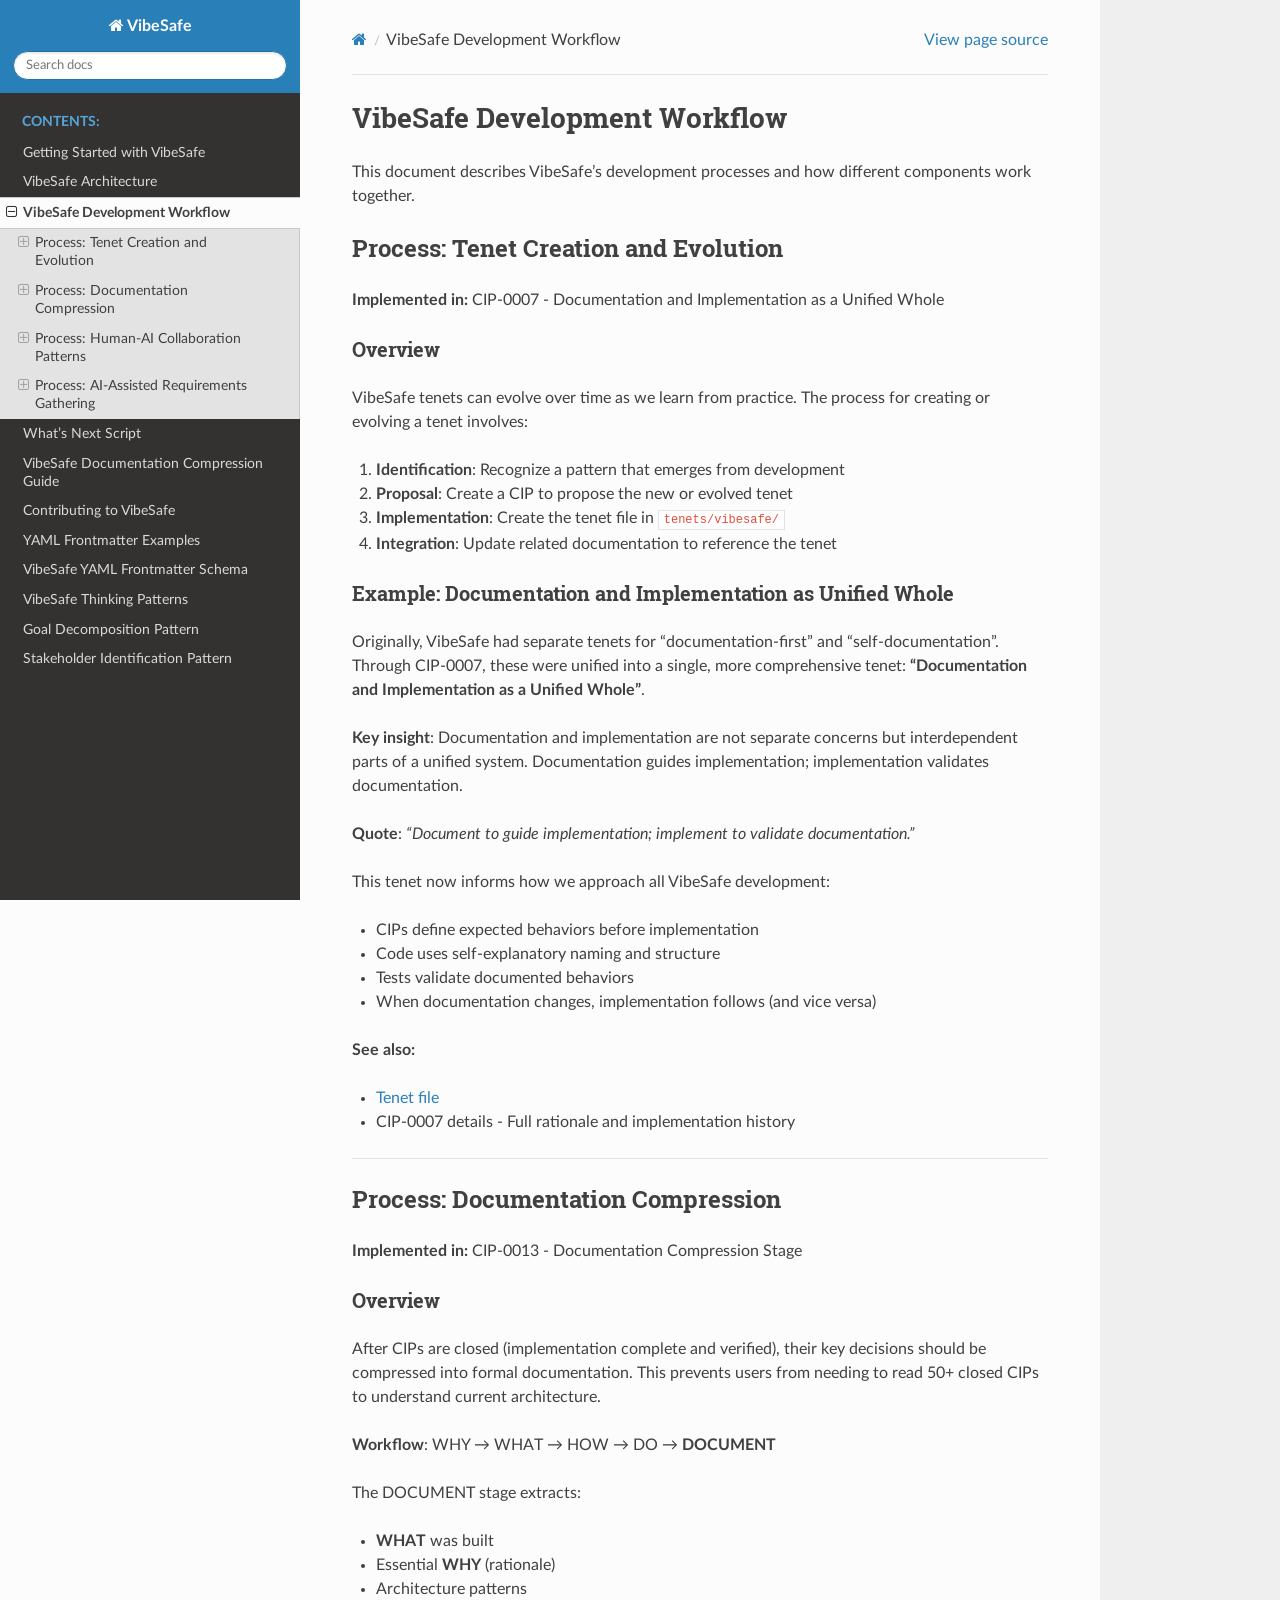
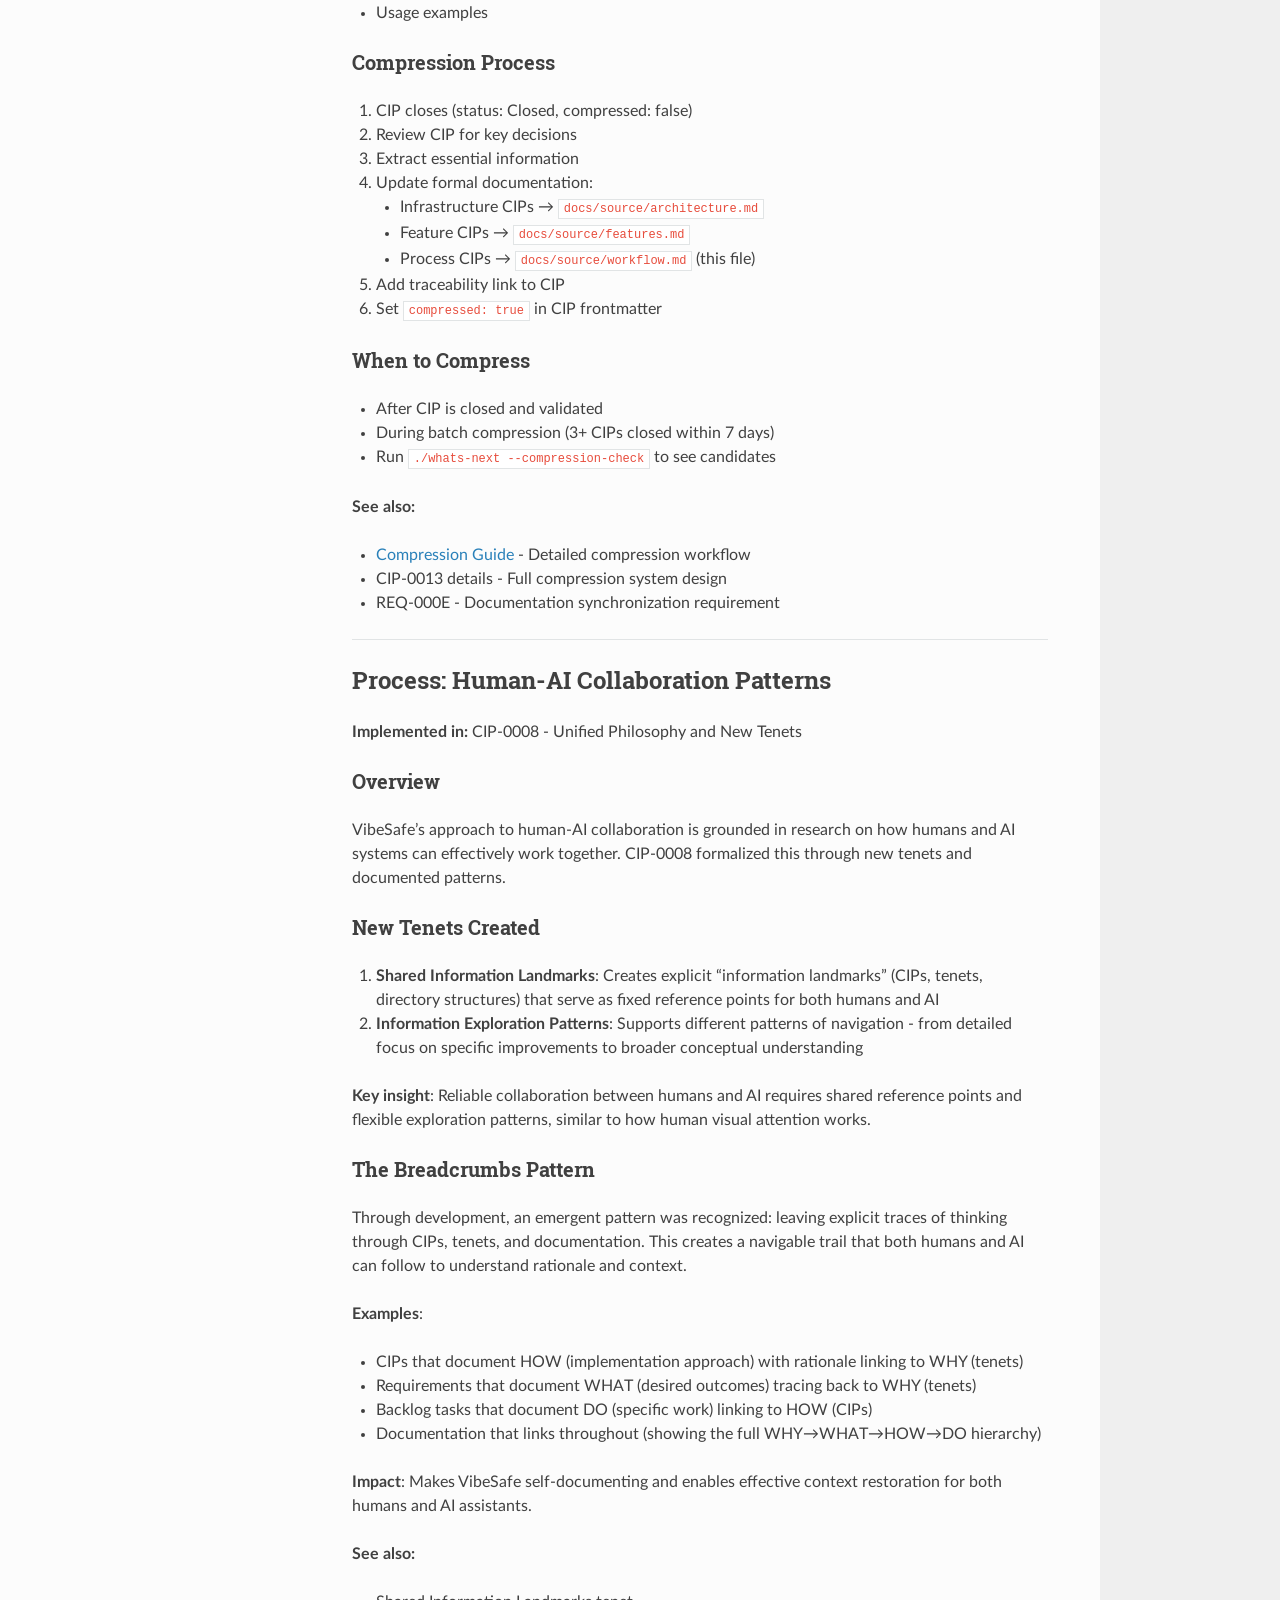
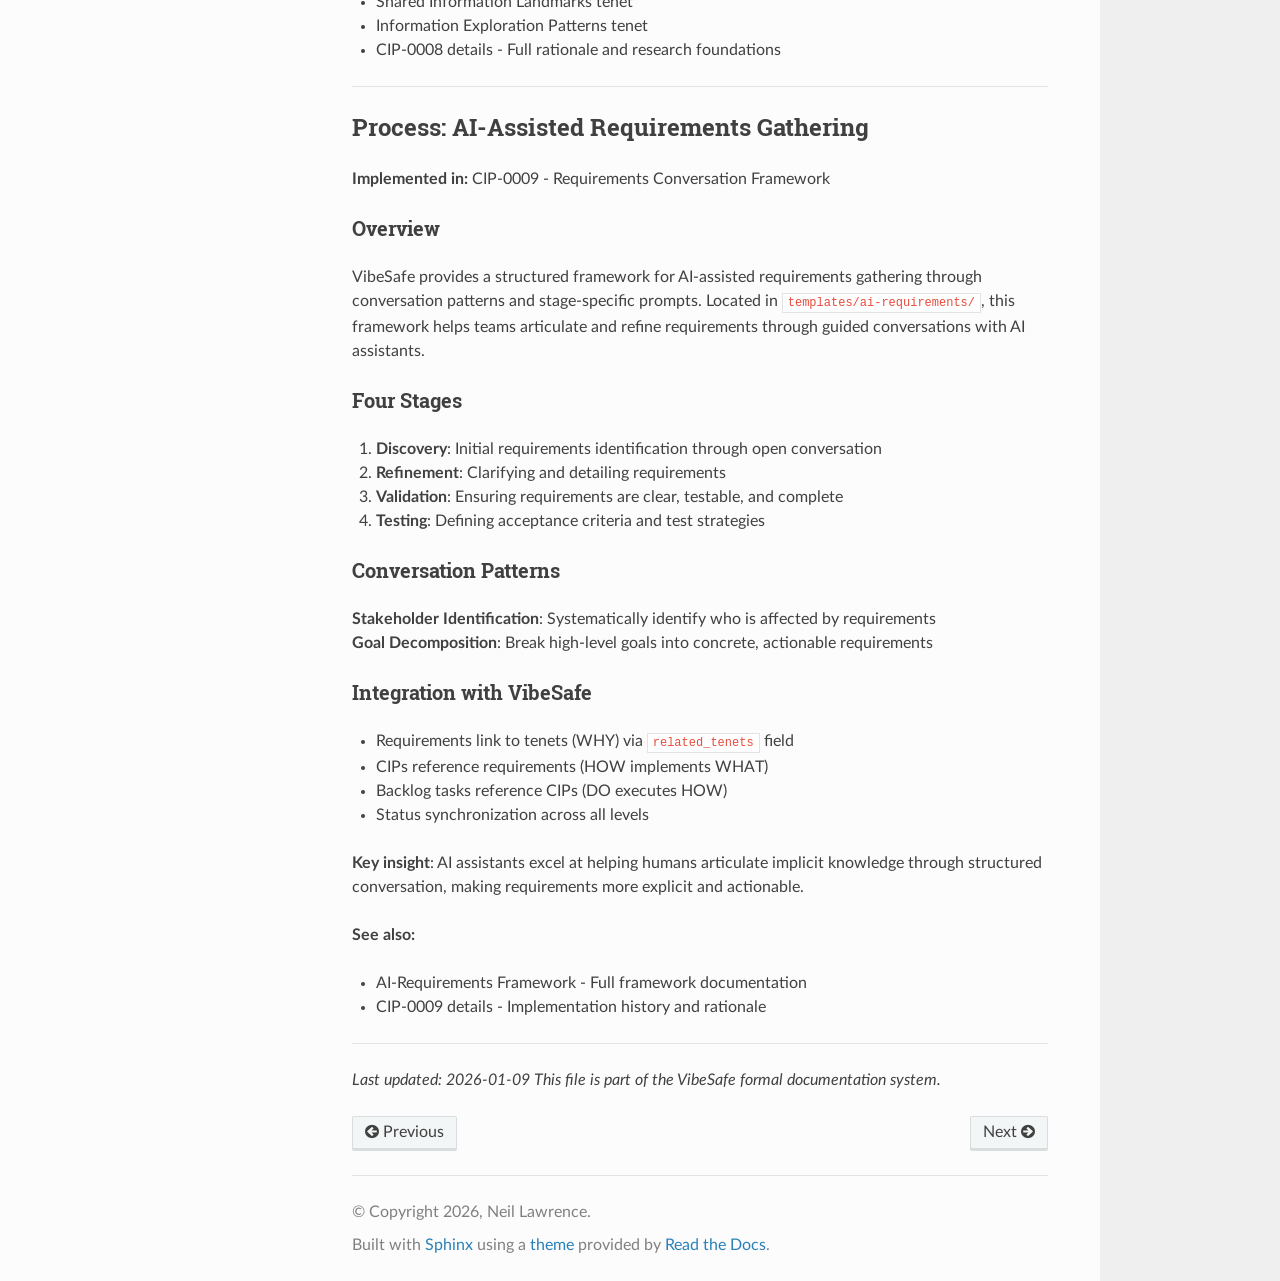
<file: workflow.html>
<!DOCTYPE html>
<html class="writer-html5" lang="en" data-content_root="./">
<head>
  <meta charset="utf-8" /><meta name="viewport" content="width=device-width, initial-scale=1" />

  <meta name="viewport" content="width=device-width, initial-scale=1.0" />
  <title>VibeSafe Development Workflow &mdash; VibeSafe 0.1.0 documentation</title>
      <link rel="stylesheet" type="text/css" href="_static/pygments.css?v=b86133f3" />
      <link rel="stylesheet" type="text/css" href="_static/css/theme.css?v=9edc463e" />
      <link rel="stylesheet" type="text/css" href="_static/copybutton.css?v=76b2166b" />
      <link rel="stylesheet" type="text/css" href="_static/custom.css?v=59ca3cb4" />

  
      <script src="_static/jquery.js?v=5d32c60e"></script>
      <script src="_static/_sphinx_javascript_frameworks_compat.js?v=2cd50e6c"></script>
      <script src="_static/documentation_options.js?v=01f34227"></script>
      <script src="_static/doctools.js?v=9bcbadda"></script>
      <script src="_static/sphinx_highlight.js?v=dc90522c"></script>
      <script src="_static/clipboard.min.js?v=a7894cd8"></script>
      <script src="_static/copybutton.js?v=f281be69"></script>
    <script src="_static/js/theme.js"></script>
    <link rel="index" title="Index" href="genindex.html" />
    <link rel="search" title="Search" href="search.html" />
    <link rel="next" title="What’s Next Script" href="whats_next_script.html" />
    <link rel="prev" title="VibeSafe Architecture" href="architecture.html" /> 
</head>

<body class="wy-body-for-nav"> 
  <div class="wy-grid-for-nav">
    <nav data-toggle="wy-nav-shift" class="wy-nav-side">
      <div class="wy-side-scroll">
        <div class="wy-side-nav-search" >

          
          
          <a href="index.html" class="icon icon-home">
            VibeSafe
          </a>
<div role="search">
  <form id="rtd-search-form" class="wy-form" action="search.html" method="get">
    <input type="text" name="q" placeholder="Search docs" aria-label="Search docs" />
    <input type="hidden" name="check_keywords" value="yes" />
    <input type="hidden" name="area" value="default" />
  </form>
</div>
        </div><div class="wy-menu wy-menu-vertical" data-spy="affix" role="navigation" aria-label="Navigation menu">
              <p class="caption" role="heading"><span class="caption-text">Contents:</span></p>
<ul class="current">
<li class="toctree-l1"><a class="reference internal" href="getting_started.html">Getting Started with VibeSafe</a></li>
<li class="toctree-l1"><a class="reference internal" href="architecture.html">VibeSafe Architecture</a></li>
<li class="toctree-l1 current"><a class="current reference internal" href="#">VibeSafe Development Workflow</a><ul>
<li class="toctree-l2"><a class="reference internal" href="#process-tenet-creation-and-evolution">Process: Tenet Creation and Evolution</a><ul>
<li class="toctree-l3"><a class="reference internal" href="#overview">Overview</a></li>
<li class="toctree-l3"><a class="reference internal" href="#example-documentation-and-implementation-as-unified-whole">Example: Documentation and Implementation as Unified Whole</a></li>
</ul>
</li>
<li class="toctree-l2"><a class="reference internal" href="#process-documentation-compression">Process: Documentation Compression</a><ul>
<li class="toctree-l3"><a class="reference internal" href="#id1">Overview</a></li>
<li class="toctree-l3"><a class="reference internal" href="#compression-process">Compression Process</a></li>
<li class="toctree-l3"><a class="reference internal" href="#when-to-compress">When to Compress</a></li>
</ul>
</li>
<li class="toctree-l2"><a class="reference internal" href="#process-human-ai-collaboration-patterns">Process: Human-AI Collaboration Patterns</a><ul>
<li class="toctree-l3"><a class="reference internal" href="#id2">Overview</a></li>
<li class="toctree-l3"><a class="reference internal" href="#new-tenets-created">New Tenets Created</a></li>
<li class="toctree-l3"><a class="reference internal" href="#the-breadcrumbs-pattern">The Breadcrumbs Pattern</a></li>
</ul>
</li>
<li class="toctree-l2"><a class="reference internal" href="#process-ai-assisted-requirements-gathering">Process: AI-Assisted Requirements Gathering</a><ul>
<li class="toctree-l3"><a class="reference internal" href="#id3">Overview</a></li>
<li class="toctree-l3"><a class="reference internal" href="#four-stages">Four Stages</a></li>
<li class="toctree-l3"><a class="reference internal" href="#conversation-patterns">Conversation Patterns</a></li>
<li class="toctree-l3"><a class="reference internal" href="#integration-with-vibesafe">Integration with VibeSafe</a></li>
</ul>
</li>
</ul>
</li>
<li class="toctree-l1"><a class="reference internal" href="whats_next_script.html">What’s Next Script</a></li>
<li class="toctree-l1"><a class="reference internal" href="compression-guide.html">VibeSafe Documentation Compression Guide</a></li>
<li class="toctree-l1"><a class="reference internal" href="contributing.html">Contributing to VibeSafe</a></li>
<li class="toctree-l1"><a class="reference internal" href="yaml_frontmatter_examples.html">YAML Frontmatter Examples</a></li>
<li class="toctree-l1"><a class="reference internal" href="yaml_frontmatter_schema.html">VibeSafe YAML Frontmatter Schema</a></li>
<li class="toctree-l1"><a class="reference internal" href="patterns/README.html">VibeSafe Thinking Patterns</a></li>
<li class="toctree-l1"><a class="reference internal" href="patterns/goal-decomposition.html">Goal Decomposition Pattern</a></li>
<li class="toctree-l1"><a class="reference internal" href="patterns/stakeholder-identification.html">Stakeholder Identification Pattern</a></li>
</ul>

        </div>
      </div>
    </nav>

    <section data-toggle="wy-nav-shift" class="wy-nav-content-wrap"><nav class="wy-nav-top" aria-label="Mobile navigation menu" >
          <i data-toggle="wy-nav-top" class="fa fa-bars"></i>
          <a href="index.html">VibeSafe</a>
      </nav>

      <div class="wy-nav-content">
        <div class="rst-content">
          <div role="navigation" aria-label="Page navigation">
  <ul class="wy-breadcrumbs">
      <li><a href="index.html" class="icon icon-home" aria-label="Home"></a></li>
      <li class="breadcrumb-item active">VibeSafe Development Workflow</li>
      <li class="wy-breadcrumbs-aside">
            <a href="_sources/workflow.md.txt" rel="nofollow"> View page source</a>
      </li>
  </ul>
  <hr/>
</div>
          <div role="main" class="document" itemscope="itemscope" itemtype="http://schema.org/Article">
           <div itemprop="articleBody">
             
  <section class="tex2jax_ignore mathjax_ignore" id="vibesafe-development-workflow">
<h1>VibeSafe Development Workflow<a class="headerlink" href="#vibesafe-development-workflow" title="Link to this heading"></a></h1>
<p>This document describes VibeSafe’s development processes and how different components work together.</p>
<section id="process-tenet-creation-and-evolution">
<h2>Process: Tenet Creation and Evolution<a class="headerlink" href="#process-tenet-creation-and-evolution" title="Link to this heading"></a></h2>
<p><strong>Implemented in:</strong> <span class="xref myst">CIP-0007</span> - Documentation and Implementation as a Unified Whole</p>
<section id="overview">
<h3>Overview<a class="headerlink" href="#overview" title="Link to this heading"></a></h3>
<p>VibeSafe tenets can evolve over time as we learn from practice. The process for creating or evolving a tenet involves:</p>
<ol class="arabic simple">
<li><p><strong>Identification</strong>: Recognize a pattern that emerges from development</p></li>
<li><p><strong>Proposal</strong>: Create a CIP to propose the new or evolved tenet</p></li>
<li><p><strong>Implementation</strong>: Create the tenet file in <code class="docutils literal notranslate"><span class="pre">tenets/vibesafe/</span></code></p></li>
<li><p><strong>Integration</strong>: Update related documentation to reference the tenet</p></li>
</ol>
</section>
<section id="example-documentation-and-implementation-as-unified-whole">
<h3>Example: Documentation and Implementation as Unified Whole<a class="headerlink" href="#example-documentation-and-implementation-as-unified-whole" title="Link to this heading"></a></h3>
<p>Originally, VibeSafe had separate tenets for “documentation-first” and “self-documentation”. Through CIP-0007, these were unified into a single, more comprehensive tenet: <strong>“Documentation and Implementation as a Unified Whole”</strong>.</p>
<p><strong>Key insight</strong>: Documentation and implementation are not separate concerns but interdependent parts of a unified system. Documentation guides implementation; implementation validates documentation.</p>
<p><strong>Quote</strong>: <em>“Document to guide implementation; implement to validate documentation.”</em></p>
<p>This tenet now informs how we approach all VibeSafe development:</p>
<ul class="simple">
<li><p>CIPs define expected behaviors before implementation</p></li>
<li><p>Code uses self-explanatory naming and structure</p></li>
<li><p>Tests validate documented behaviors</p></li>
<li><p>When documentation changes, implementation follows (and vice versa)</p></li>
</ul>
<p><strong>See also:</strong></p>
<ul class="simple">
<li><p><a class="reference internal" href="#../../tenets/vibesafe/documentation-implementation-unified.md"><span class="xref myst">Tenet file</span></a></p></li>
<li><p><span class="xref myst">CIP-0007 details</span> - Full rationale and implementation history</p></li>
</ul>
</section>
</section>
<hr class="docutils" />
<section id="process-documentation-compression">
<h2>Process: Documentation Compression<a class="headerlink" href="#process-documentation-compression" title="Link to this heading"></a></h2>
<p><strong>Implemented in:</strong> <span class="xref myst">CIP-0013</span> - Documentation Compression Stage</p>
<section id="id1">
<h3>Overview<a class="headerlink" href="#id1" title="Link to this heading"></a></h3>
<p>After CIPs are closed (implementation complete and verified), their key decisions should be compressed into formal documentation. This prevents users from needing to read 50+ closed CIPs to understand current architecture.</p>
<p><strong>Workflow</strong>: WHY → WHAT → HOW → DO → <strong>DOCUMENT</strong></p>
<p>The DOCUMENT stage extracts:</p>
<ul class="simple">
<li><p><strong>WHAT</strong> was built</p></li>
<li><p>Essential <strong>WHY</strong> (rationale)</p></li>
<li><p>Architecture patterns</p></li>
<li><p>Usage examples</p></li>
</ul>
</section>
<section id="compression-process">
<h3>Compression Process<a class="headerlink" href="#compression-process" title="Link to this heading"></a></h3>
<ol class="arabic simple">
<li><p>CIP closes (status: Closed, compressed: false)</p></li>
<li><p>Review CIP for key decisions</p></li>
<li><p>Extract essential information</p></li>
<li><p>Update formal documentation:</p>
<ul class="simple">
<li><p>Infrastructure CIPs → <code class="docutils literal notranslate"><span class="pre">docs/source/architecture.md</span></code></p></li>
<li><p>Feature CIPs → <code class="docutils literal notranslate"><span class="pre">docs/source/features.md</span></code></p></li>
<li><p>Process CIPs → <code class="docutils literal notranslate"><span class="pre">docs/source/workflow.md</span></code> (this file)</p></li>
</ul>
</li>
<li><p>Add traceability link to CIP</p></li>
<li><p>Set <code class="docutils literal notranslate"><span class="pre">compressed:</span> <span class="pre">true</span></code> in CIP frontmatter</p></li>
</ol>
</section>
<section id="when-to-compress">
<h3>When to Compress<a class="headerlink" href="#when-to-compress" title="Link to this heading"></a></h3>
<ul class="simple">
<li><p>After CIP is closed and validated</p></li>
<li><p>During batch compression (3+ CIPs closed within 7 days)</p></li>
<li><p>Run <code class="docutils literal notranslate"><span class="pre">./whats-next</span> <span class="pre">--compression-check</span></code> to see candidates</p></li>
</ul>
<p><strong>See also:</strong></p>
<ul class="simple">
<li><p><a class="reference internal" href="compression-guide.html"><span class="std std-doc">Compression Guide</span></a> - Detailed compression workflow</p></li>
<li><p><span class="xref myst">CIP-0013 details</span> - Full compression system design</p></li>
<li><p><span class="xref myst">REQ-000E</span> - Documentation synchronization requirement</p></li>
</ul>
</section>
</section>
<hr class="docutils" />
<section id="process-human-ai-collaboration-patterns">
<h2>Process: Human-AI Collaboration Patterns<a class="headerlink" href="#process-human-ai-collaboration-patterns" title="Link to this heading"></a></h2>
<p><strong>Implemented in:</strong> <span class="xref myst">CIP-0008</span> - Unified Philosophy and New Tenets</p>
<section id="id2">
<h3>Overview<a class="headerlink" href="#id2" title="Link to this heading"></a></h3>
<p>VibeSafe’s approach to human-AI collaboration is grounded in research on how humans and AI systems can effectively work together. CIP-0008 formalized this through new tenets and documented patterns.</p>
</section>
<section id="new-tenets-created">
<h3>New Tenets Created<a class="headerlink" href="#new-tenets-created" title="Link to this heading"></a></h3>
<ol class="arabic simple">
<li><p><strong>Shared Information Landmarks</strong>: Creates explicit “information landmarks” (CIPs, tenets, directory structures) that serve as fixed reference points for both humans and AI</p></li>
<li><p><strong>Information Exploration Patterns</strong>: Supports different patterns of navigation - from detailed focus on specific improvements to broader conceptual understanding</p></li>
</ol>
<p><strong>Key insight</strong>: Reliable collaboration between humans and AI requires shared reference points and flexible exploration patterns, similar to how human visual attention works.</p>
</section>
<section id="the-breadcrumbs-pattern">
<h3>The Breadcrumbs Pattern<a class="headerlink" href="#the-breadcrumbs-pattern" title="Link to this heading"></a></h3>
<p>Through development, an emergent pattern was recognized: leaving explicit traces of thinking through CIPs, tenets, and documentation. This creates a navigable trail that both humans and AI can follow to understand rationale and context.</p>
<p><strong>Examples</strong>:</p>
<ul class="simple">
<li><p>CIPs that document HOW (implementation approach) with rationale linking to WHY (tenets)</p></li>
<li><p>Requirements that document WHAT (desired outcomes) tracing back to WHY (tenets)</p></li>
<li><p>Backlog tasks that document DO (specific work) linking to HOW (CIPs)</p></li>
<li><p>Documentation that links throughout (showing the full WHY→WHAT→HOW→DO hierarchy)</p></li>
</ul>
<p><strong>Impact</strong>: Makes VibeSafe self-documenting and enables effective context restoration for both humans and AI assistants.</p>
<p><strong>See also:</strong></p>
<ul class="simple">
<li><p><span class="xref myst">Shared Information Landmarks tenet</span></p></li>
<li><p><span class="xref myst">Information Exploration Patterns tenet</span></p></li>
<li><p><span class="xref myst">CIP-0008 details</span> - Full rationale and research foundations</p></li>
</ul>
</section>
</section>
<hr class="docutils" />
<section id="process-ai-assisted-requirements-gathering">
<h2>Process: AI-Assisted Requirements Gathering<a class="headerlink" href="#process-ai-assisted-requirements-gathering" title="Link to this heading"></a></h2>
<p><strong>Implemented in:</strong> <span class="xref myst">CIP-0009</span> - Requirements Conversation Framework</p>
<section id="id3">
<h3>Overview<a class="headerlink" href="#id3" title="Link to this heading"></a></h3>
<p>VibeSafe provides a structured framework for AI-assisted requirements gathering through conversation patterns and stage-specific prompts. Located in <code class="docutils literal notranslate"><span class="pre">templates/ai-requirements/</span></code>, this framework helps teams articulate and refine requirements through guided conversations with AI assistants.</p>
</section>
<section id="four-stages">
<h3>Four Stages<a class="headerlink" href="#four-stages" title="Link to this heading"></a></h3>
<ol class="arabic simple">
<li><p><strong>Discovery</strong>: Initial requirements identification through open conversation</p></li>
<li><p><strong>Refinement</strong>: Clarifying and detailing requirements</p></li>
<li><p><strong>Validation</strong>: Ensuring requirements are clear, testable, and complete</p></li>
<li><p><strong>Testing</strong>: Defining acceptance criteria and test strategies</p></li>
</ol>
</section>
<section id="conversation-patterns">
<h3>Conversation Patterns<a class="headerlink" href="#conversation-patterns" title="Link to this heading"></a></h3>
<p><strong>Stakeholder Identification</strong>: Systematically identify who is affected by requirements<br />
<strong>Goal Decomposition</strong>: Break high-level goals into concrete, actionable requirements</p>
</section>
<section id="integration-with-vibesafe">
<h3>Integration with VibeSafe<a class="headerlink" href="#integration-with-vibesafe" title="Link to this heading"></a></h3>
<ul class="simple">
<li><p>Requirements link to tenets (WHY) via <code class="docutils literal notranslate"><span class="pre">related_tenets</span></code> field</p></li>
<li><p>CIPs reference requirements (HOW implements WHAT)</p></li>
<li><p>Backlog tasks reference CIPs (DO executes HOW)</p></li>
<li><p>Status synchronization across all levels</p></li>
</ul>
<p><strong>Key insight</strong>: AI assistants excel at helping humans articulate implicit knowledge through structured conversation, making requirements more explicit and actionable.</p>
<p><strong>See also:</strong></p>
<ul class="simple">
<li><p><span class="xref myst">AI-Requirements Framework</span> - Full framework documentation</p></li>
<li><p><span class="xref myst">CIP-0009 details</span> - Implementation history and rationale</p></li>
</ul>
<hr class="docutils" />
<p><em>Last updated: 2026-01-09</em>
<em>This file is part of the VibeSafe formal documentation system.</em></p>
</section>
</section>
</section>


           </div>
          </div>
          <footer><div class="rst-footer-buttons" role="navigation" aria-label="Footer">
        <a href="architecture.html" class="btn btn-neutral float-left" title="VibeSafe Architecture" accesskey="p" rel="prev"><span class="fa fa-arrow-circle-left" aria-hidden="true"></span> Previous</a>
        <a href="whats_next_script.html" class="btn btn-neutral float-right" title="What’s Next Script" accesskey="n" rel="next">Next <span class="fa fa-arrow-circle-right" aria-hidden="true"></span></a>
    </div>

  <hr/>

  <div role="contentinfo">
    <p>&#169; Copyright 2026, Neil Lawrence.</p>
  </div>

  Built with <a href="https://www.sphinx-doc.org/">Sphinx</a> using a
    <a href="https://github.com/readthedocs/sphinx_rtd_theme">theme</a>
    provided by <a href="https://readthedocs.org">Read the Docs</a>.
   

</footer>
        </div>
      </div>
    </section>
  </div>
  <script>
      jQuery(function () {
          SphinxRtdTheme.Navigation.enable(true);
      });
  </script> 

</body>
</html>
</file>
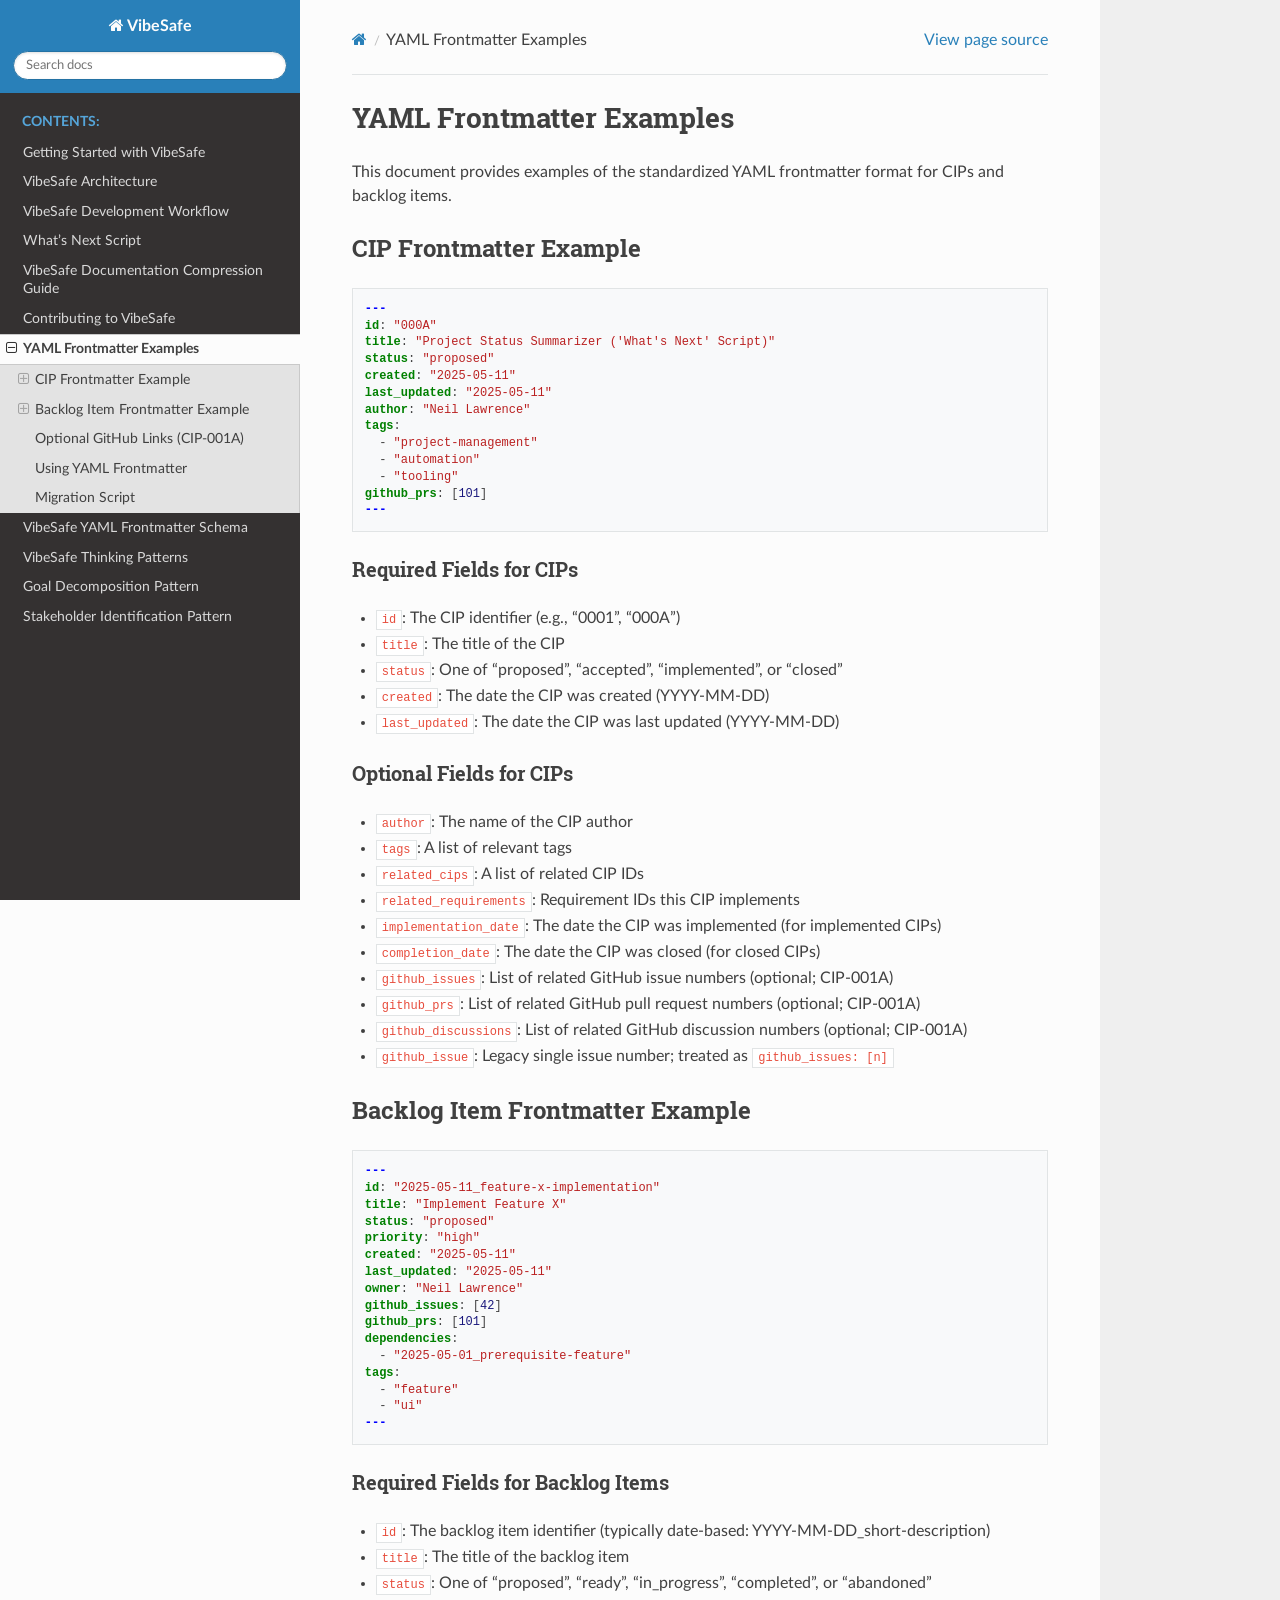
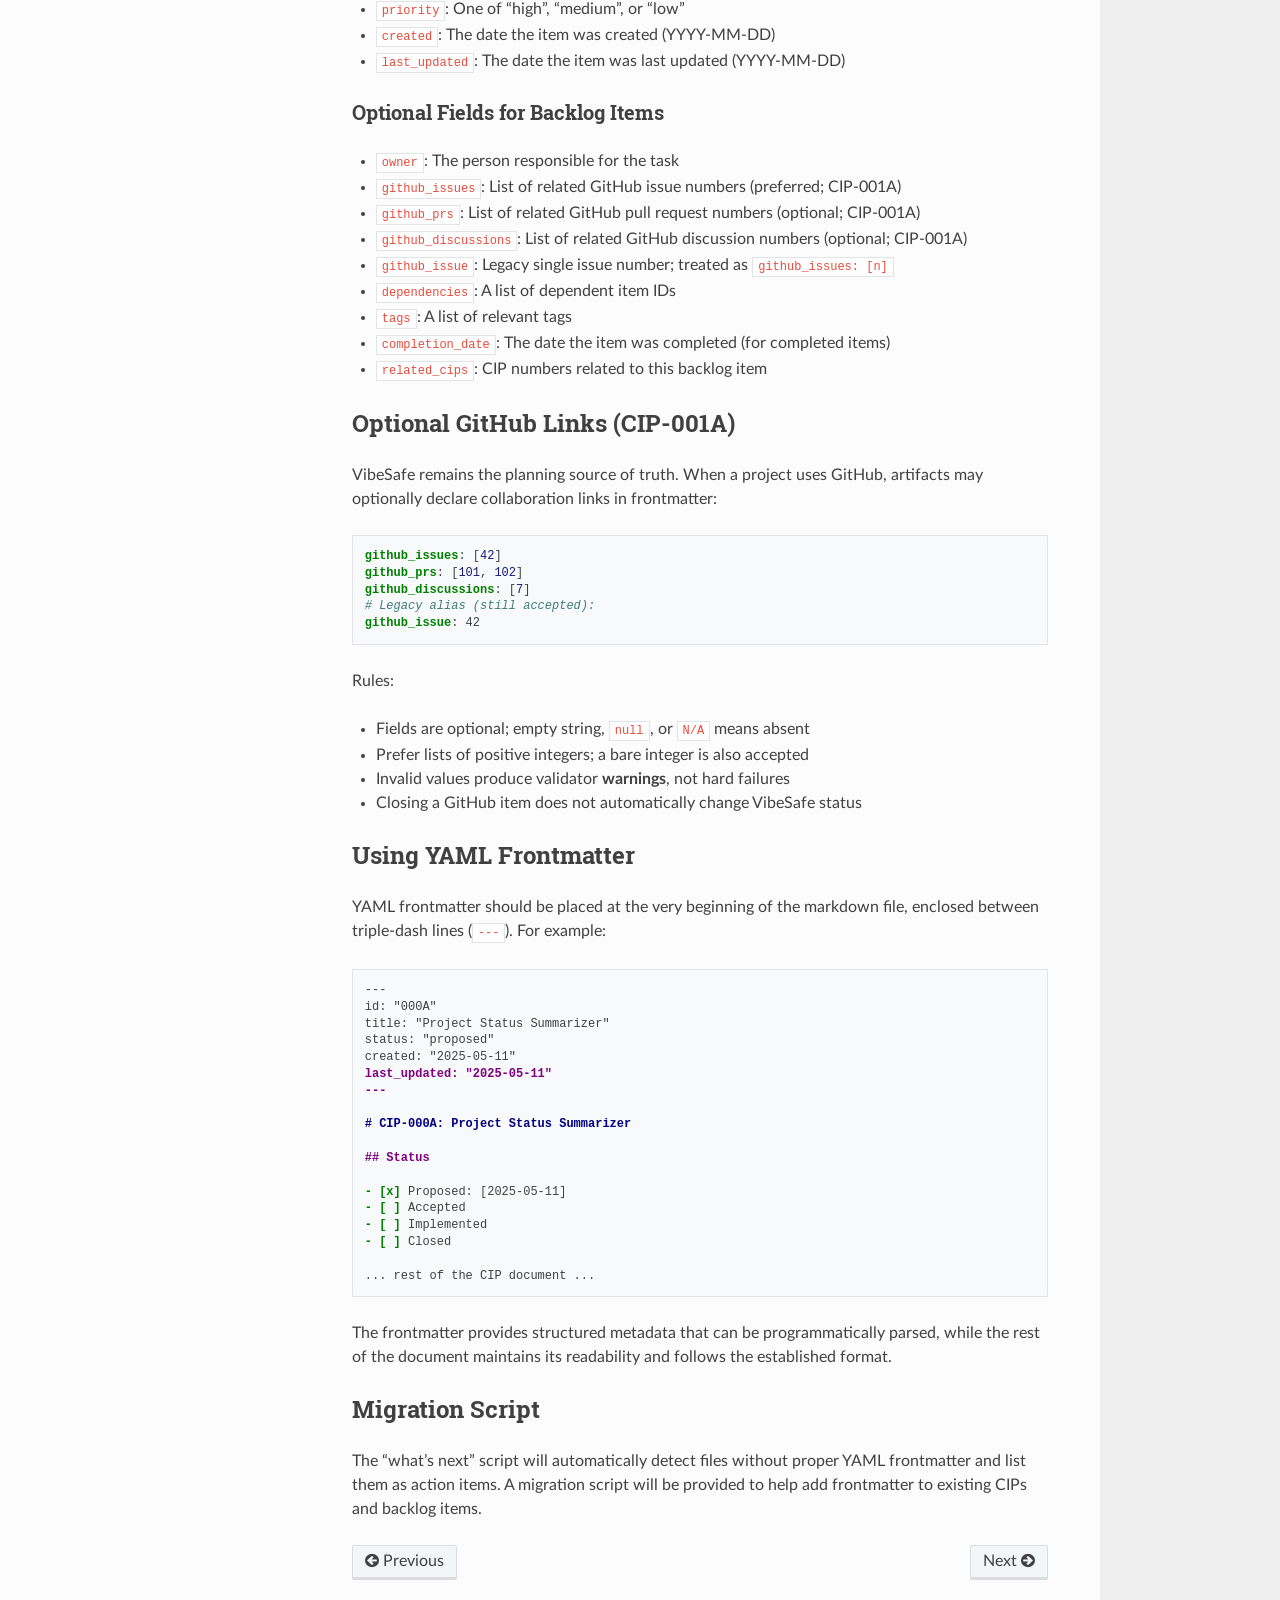
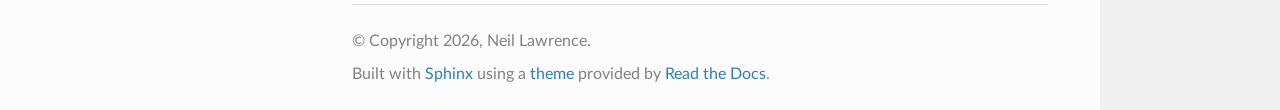
<file: yaml_frontmatter_examples.html>
<!DOCTYPE html>
<html class="writer-html5" lang="en" data-content_root="./">
<head>
  <meta charset="utf-8" /><meta name="viewport" content="width=device-width, initial-scale=1" />

  <meta name="viewport" content="width=device-width, initial-scale=1.0" />
  <title>YAML Frontmatter Examples &mdash; VibeSafe 0.1.0 documentation</title>
      <link rel="stylesheet" type="text/css" href="_static/pygments.css?v=b86133f3" />
      <link rel="stylesheet" type="text/css" href="_static/css/theme.css?v=9edc463e" />
      <link rel="stylesheet" type="text/css" href="_static/copybutton.css?v=76b2166b" />
      <link rel="stylesheet" type="text/css" href="_static/custom.css?v=59ca3cb4" />

  
      <script src="_static/jquery.js?v=5d32c60e"></script>
      <script src="_static/_sphinx_javascript_frameworks_compat.js?v=2cd50e6c"></script>
      <script src="_static/documentation_options.js?v=01f34227"></script>
      <script src="_static/doctools.js?v=9bcbadda"></script>
      <script src="_static/sphinx_highlight.js?v=dc90522c"></script>
      <script src="_static/clipboard.min.js?v=a7894cd8"></script>
      <script src="_static/copybutton.js?v=f281be69"></script>
    <script src="_static/js/theme.js"></script>
    <link rel="index" title="Index" href="genindex.html" />
    <link rel="search" title="Search" href="search.html" />
    <link rel="next" title="VibeSafe YAML Frontmatter Schema" href="yaml_frontmatter_schema.html" />
    <link rel="prev" title="Contributing to VibeSafe" href="contributing.html" /> 
</head>

<body class="wy-body-for-nav"> 
  <div class="wy-grid-for-nav">
    <nav data-toggle="wy-nav-shift" class="wy-nav-side">
      <div class="wy-side-scroll">
        <div class="wy-side-nav-search" >

          
          
          <a href="index.html" class="icon icon-home">
            VibeSafe
          </a>
<div role="search">
  <form id="rtd-search-form" class="wy-form" action="search.html" method="get">
    <input type="text" name="q" placeholder="Search docs" aria-label="Search docs" />
    <input type="hidden" name="check_keywords" value="yes" />
    <input type="hidden" name="area" value="default" />
  </form>
</div>
        </div><div class="wy-menu wy-menu-vertical" data-spy="affix" role="navigation" aria-label="Navigation menu">
              <p class="caption" role="heading"><span class="caption-text">Contents:</span></p>
<ul class="current">
<li class="toctree-l1"><a class="reference internal" href="getting_started.html">Getting Started with VibeSafe</a></li>
<li class="toctree-l1"><a class="reference internal" href="architecture.html">VibeSafe Architecture</a></li>
<li class="toctree-l1"><a class="reference internal" href="workflow.html">VibeSafe Development Workflow</a></li>
<li class="toctree-l1"><a class="reference internal" href="whats_next_script.html">What’s Next Script</a></li>
<li class="toctree-l1"><a class="reference internal" href="compression-guide.html">VibeSafe Documentation Compression Guide</a></li>
<li class="toctree-l1"><a class="reference internal" href="contributing.html">Contributing to VibeSafe</a></li>
<li class="toctree-l1 current"><a class="current reference internal" href="#">YAML Frontmatter Examples</a><ul>
<li class="toctree-l2"><a class="reference internal" href="#cip-frontmatter-example">CIP Frontmatter Example</a><ul>
<li class="toctree-l3"><a class="reference internal" href="#required-fields-for-cips">Required Fields for CIPs</a></li>
<li class="toctree-l3"><a class="reference internal" href="#optional-fields-for-cips">Optional Fields for CIPs</a></li>
</ul>
</li>
<li class="toctree-l2"><a class="reference internal" href="#backlog-item-frontmatter-example">Backlog Item Frontmatter Example</a><ul>
<li class="toctree-l3"><a class="reference internal" href="#required-fields-for-backlog-items">Required Fields for Backlog Items</a></li>
<li class="toctree-l3"><a class="reference internal" href="#optional-fields-for-backlog-items">Optional Fields for Backlog Items</a></li>
</ul>
</li>
<li class="toctree-l2"><a class="reference internal" href="#optional-github-links-cip-001a">Optional GitHub Links (CIP-001A)</a></li>
<li class="toctree-l2"><a class="reference internal" href="#using-yaml-frontmatter">Using YAML Frontmatter</a></li>
<li class="toctree-l2"><a class="reference internal" href="#migration-script">Migration Script</a></li>
</ul>
</li>
<li class="toctree-l1"><a class="reference internal" href="yaml_frontmatter_schema.html">VibeSafe YAML Frontmatter Schema</a></li>
<li class="toctree-l1"><a class="reference internal" href="patterns/README.html">VibeSafe Thinking Patterns</a></li>
<li class="toctree-l1"><a class="reference internal" href="patterns/goal-decomposition.html">Goal Decomposition Pattern</a></li>
<li class="toctree-l1"><a class="reference internal" href="patterns/stakeholder-identification.html">Stakeholder Identification Pattern</a></li>
</ul>

        </div>
      </div>
    </nav>

    <section data-toggle="wy-nav-shift" class="wy-nav-content-wrap"><nav class="wy-nav-top" aria-label="Mobile navigation menu" >
          <i data-toggle="wy-nav-top" class="fa fa-bars"></i>
          <a href="index.html">VibeSafe</a>
      </nav>

      <div class="wy-nav-content">
        <div class="rst-content">
          <div role="navigation" aria-label="Page navigation">
  <ul class="wy-breadcrumbs">
      <li><a href="index.html" class="icon icon-home" aria-label="Home"></a></li>
      <li class="breadcrumb-item active">YAML Frontmatter Examples</li>
      <li class="wy-breadcrumbs-aside">
            <a href="_sources/yaml_frontmatter_examples.md.txt" rel="nofollow"> View page source</a>
      </li>
  </ul>
  <hr/>
</div>
          <div role="main" class="document" itemscope="itemscope" itemtype="http://schema.org/Article">
           <div itemprop="articleBody">
             
  <section class="tex2jax_ignore mathjax_ignore" id="yaml-frontmatter-examples">
<h1>YAML Frontmatter Examples<a class="headerlink" href="#yaml-frontmatter-examples" title="Link to this heading"></a></h1>
<p>This document provides examples of the standardized YAML frontmatter format for CIPs and backlog items.</p>
<section id="cip-frontmatter-example">
<h2>CIP Frontmatter Example<a class="headerlink" href="#cip-frontmatter-example" title="Link to this heading"></a></h2>
<div class="highlight-yaml notranslate"><div class="highlight"><pre><span></span><span class="nn">---</span>
<span class="nt">id</span><span class="p">:</span><span class="w"> </span><span class="s">"000A"</span>
<span class="nt">title</span><span class="p">:</span><span class="w"> </span><span class="s">"Project</span><span class="nv"> </span><span class="s">Status</span><span class="nv"> </span><span class="s">Summarizer</span><span class="nv"> </span><span class="s">('What's</span><span class="nv"> </span><span class="s">Next'</span><span class="nv"> </span><span class="s">Script)"</span>
<span class="nt">status</span><span class="p">:</span><span class="w"> </span><span class="s">"proposed"</span>
<span class="nt">created</span><span class="p">:</span><span class="w"> </span><span class="s">"2025-05-11"</span>
<span class="nt">last_updated</span><span class="p">:</span><span class="w"> </span><span class="s">"2025-05-11"</span>
<span class="nt">author</span><span class="p">:</span><span class="w"> </span><span class="s">"Neil</span><span class="nv"> </span><span class="s">Lawrence"</span>
<span class="nt">tags</span><span class="p">:</span>
<span class="w">  </span><span class="p p-Indicator">-</span><span class="w"> </span><span class="s">"project-management"</span>
<span class="w">  </span><span class="p p-Indicator">-</span><span class="w"> </span><span class="s">"automation"</span>
<span class="w">  </span><span class="p p-Indicator">-</span><span class="w"> </span><span class="s">"tooling"</span>
<span class="nt">github_prs</span><span class="p">:</span><span class="w"> </span><span class="p p-Indicator">[</span><span class="nv">101</span><span class="p p-Indicator">]</span>
<span class="nn">---</span>
</pre></div>
</div>
<section id="required-fields-for-cips">
<h3>Required Fields for CIPs<a class="headerlink" href="#required-fields-for-cips" title="Link to this heading"></a></h3>
<ul class="simple">
<li><p><code class="docutils literal notranslate"><span class="pre">id</span></code>: The CIP identifier (e.g., “0001”, “000A”)</p></li>
<li><p><code class="docutils literal notranslate"><span class="pre">title</span></code>: The title of the CIP</p></li>
<li><p><code class="docutils literal notranslate"><span class="pre">status</span></code>: One of “proposed”, “accepted”, “implemented”, or “closed”</p></li>
<li><p><code class="docutils literal notranslate"><span class="pre">created</span></code>: The date the CIP was created (YYYY-MM-DD)</p></li>
<li><p><code class="docutils literal notranslate"><span class="pre">last_updated</span></code>: The date the CIP was last updated (YYYY-MM-DD)</p></li>
</ul>
</section>
<section id="optional-fields-for-cips">
<h3>Optional Fields for CIPs<a class="headerlink" href="#optional-fields-for-cips" title="Link to this heading"></a></h3>
<ul class="simple">
<li><p><code class="docutils literal notranslate"><span class="pre">author</span></code>: The name of the CIP author</p></li>
<li><p><code class="docutils literal notranslate"><span class="pre">tags</span></code>: A list of relevant tags</p></li>
<li><p><code class="docutils literal notranslate"><span class="pre">related_cips</span></code>: A list of related CIP IDs</p></li>
<li><p><code class="docutils literal notranslate"><span class="pre">related_requirements</span></code>: Requirement IDs this CIP implements</p></li>
<li><p><code class="docutils literal notranslate"><span class="pre">implementation_date</span></code>: The date the CIP was implemented (for implemented CIPs)</p></li>
<li><p><code class="docutils literal notranslate"><span class="pre">completion_date</span></code>: The date the CIP was closed (for closed CIPs)</p></li>
<li><p><code class="docutils literal notranslate"><span class="pre">github_issues</span></code>: List of related GitHub issue numbers (optional; CIP-001A)</p></li>
<li><p><code class="docutils literal notranslate"><span class="pre">github_prs</span></code>: List of related GitHub pull request numbers (optional; CIP-001A)</p></li>
<li><p><code class="docutils literal notranslate"><span class="pre">github_discussions</span></code>: List of related GitHub discussion numbers (optional; CIP-001A)</p></li>
<li><p><code class="docutils literal notranslate"><span class="pre">github_issue</span></code>: Legacy single issue number; treated as <code class="docutils literal notranslate"><span class="pre">github_issues:</span> <span class="pre">[n]</span></code></p></li>
</ul>
</section>
</section>
<section id="backlog-item-frontmatter-example">
<h2>Backlog Item Frontmatter Example<a class="headerlink" href="#backlog-item-frontmatter-example" title="Link to this heading"></a></h2>
<div class="highlight-yaml notranslate"><div class="highlight"><pre><span></span><span class="nn">---</span>
<span class="nt">id</span><span class="p">:</span><span class="w"> </span><span class="s">"2025-05-11_feature-x-implementation"</span>
<span class="nt">title</span><span class="p">:</span><span class="w"> </span><span class="s">"Implement</span><span class="nv"> </span><span class="s">Feature</span><span class="nv"> </span><span class="s">X"</span>
<span class="nt">status</span><span class="p">:</span><span class="w"> </span><span class="s">"proposed"</span>
<span class="nt">priority</span><span class="p">:</span><span class="w"> </span><span class="s">"high"</span>
<span class="nt">created</span><span class="p">:</span><span class="w"> </span><span class="s">"2025-05-11"</span>
<span class="nt">last_updated</span><span class="p">:</span><span class="w"> </span><span class="s">"2025-05-11"</span>
<span class="nt">owner</span><span class="p">:</span><span class="w"> </span><span class="s">"Neil</span><span class="nv"> </span><span class="s">Lawrence"</span>
<span class="nt">github_issues</span><span class="p">:</span><span class="w"> </span><span class="p p-Indicator">[</span><span class="nv">42</span><span class="p p-Indicator">]</span>
<span class="nt">github_prs</span><span class="p">:</span><span class="w"> </span><span class="p p-Indicator">[</span><span class="nv">101</span><span class="p p-Indicator">]</span>
<span class="nt">dependencies</span><span class="p">:</span>
<span class="w">  </span><span class="p p-Indicator">-</span><span class="w"> </span><span class="s">"2025-05-01_prerequisite-feature"</span>
<span class="nt">tags</span><span class="p">:</span>
<span class="w">  </span><span class="p p-Indicator">-</span><span class="w"> </span><span class="s">"feature"</span>
<span class="w">  </span><span class="p p-Indicator">-</span><span class="w"> </span><span class="s">"ui"</span>
<span class="nn">---</span>
</pre></div>
</div>
<section id="required-fields-for-backlog-items">
<h3>Required Fields for Backlog Items<a class="headerlink" href="#required-fields-for-backlog-items" title="Link to this heading"></a></h3>
<ul class="simple">
<li><p><code class="docutils literal notranslate"><span class="pre">id</span></code>: The backlog item identifier (typically date-based: YYYY-MM-DD_short-description)</p></li>
<li><p><code class="docutils literal notranslate"><span class="pre">title</span></code>: The title of the backlog item</p></li>
<li><p><code class="docutils literal notranslate"><span class="pre">status</span></code>: One of “proposed”, “ready”, “in_progress”, “completed”, or “abandoned”</p></li>
<li><p><code class="docutils literal notranslate"><span class="pre">priority</span></code>: One of “high”, “medium”, or “low”</p></li>
<li><p><code class="docutils literal notranslate"><span class="pre">created</span></code>: The date the item was created (YYYY-MM-DD)</p></li>
<li><p><code class="docutils literal notranslate"><span class="pre">last_updated</span></code>: The date the item was last updated (YYYY-MM-DD)</p></li>
</ul>
</section>
<section id="optional-fields-for-backlog-items">
<h3>Optional Fields for Backlog Items<a class="headerlink" href="#optional-fields-for-backlog-items" title="Link to this heading"></a></h3>
<ul class="simple">
<li><p><code class="docutils literal notranslate"><span class="pre">owner</span></code>: The person responsible for the task</p></li>
<li><p><code class="docutils literal notranslate"><span class="pre">github_issues</span></code>: List of related GitHub issue numbers (preferred; CIP-001A)</p></li>
<li><p><code class="docutils literal notranslate"><span class="pre">github_prs</span></code>: List of related GitHub pull request numbers (optional; CIP-001A)</p></li>
<li><p><code class="docutils literal notranslate"><span class="pre">github_discussions</span></code>: List of related GitHub discussion numbers (optional; CIP-001A)</p></li>
<li><p><code class="docutils literal notranslate"><span class="pre">github_issue</span></code>: Legacy single issue number; treated as <code class="docutils literal notranslate"><span class="pre">github_issues:</span> <span class="pre">[n]</span></code></p></li>
<li><p><code class="docutils literal notranslate"><span class="pre">dependencies</span></code>: A list of dependent item IDs</p></li>
<li><p><code class="docutils literal notranslate"><span class="pre">tags</span></code>: A list of relevant tags</p></li>
<li><p><code class="docutils literal notranslate"><span class="pre">completion_date</span></code>: The date the item was completed (for completed items)</p></li>
<li><p><code class="docutils literal notranslate"><span class="pre">related_cips</span></code>: CIP numbers related to this backlog item</p></li>
</ul>
</section>
</section>
<section id="optional-github-links-cip-001a">
<h2>Optional GitHub Links (CIP-001A)<a class="headerlink" href="#optional-github-links-cip-001a" title="Link to this heading"></a></h2>
<p>VibeSafe remains the planning source of truth. When a project uses GitHub, artifacts may optionally declare collaboration links in frontmatter:</p>
<div class="highlight-yaml notranslate"><div class="highlight"><pre><span></span><span class="nt">github_issues</span><span class="p">:</span><span class="w"> </span><span class="p p-Indicator">[</span><span class="nv">42</span><span class="p p-Indicator">]</span>
<span class="nt">github_prs</span><span class="p">:</span><span class="w"> </span><span class="p p-Indicator">[</span><span class="nv">101</span><span class="p p-Indicator">,</span><span class="w"> </span><span class="nv">102</span><span class="p p-Indicator">]</span>
<span class="nt">github_discussions</span><span class="p">:</span><span class="w"> </span><span class="p p-Indicator">[</span><span class="nv">7</span><span class="p p-Indicator">]</span>
<span class="c1"># Legacy alias (still accepted):</span>
<span class="nt">github_issue</span><span class="p">:</span><span class="w"> </span><span class="l l-Scalar l-Scalar-Plain">42</span>
</pre></div>
</div>
<p>Rules:</p>
<ul class="simple">
<li><p>Fields are optional; empty string, <code class="docutils literal notranslate"><span class="pre">null</span></code>, or <code class="docutils literal notranslate"><span class="pre">N/A</span></code> means absent</p></li>
<li><p>Prefer lists of positive integers; a bare integer is also accepted</p></li>
<li><p>Invalid values produce validator <strong>warnings</strong>, not hard failures</p></li>
<li><p>Closing a GitHub item does not automatically change VibeSafe status</p></li>
</ul>
</section>
<section id="using-yaml-frontmatter">
<h2>Using YAML Frontmatter<a class="headerlink" href="#using-yaml-frontmatter" title="Link to this heading"></a></h2>
<p>YAML frontmatter should be placed at the very beginning of the markdown file, enclosed between triple-dash lines (<code class="docutils literal notranslate"><span class="pre">---</span></code>). For example:</p>
<div class="highlight-markdown notranslate"><div class="highlight"><pre><span></span>---
id: "000A"
title: "Project Status Summarizer"
status: "proposed"
created: "2025-05-11"
<span class="gu">last_updated: "2025-05-11"</span>
<span class="gu">---</span>

<span class="gh"># CIP-000A: Project Status Summarizer</span>

<span class="gu">## Status</span>

<span class="k">- [x]</span> Proposed: [2025-05-11]
<span class="k">- [ ]</span> Accepted
<span class="k">- [ ]</span> Implemented
<span class="k">- [ ]</span> Closed

... rest of the CIP document ...
</pre></div>
</div>
<p>The frontmatter provides structured metadata that can be programmatically parsed, while the rest of the document maintains its readability and follows the established format.</p>
</section>
<section id="migration-script">
<h2>Migration Script<a class="headerlink" href="#migration-script" title="Link to this heading"></a></h2>
<p>The “what’s next” script will automatically detect files without proper YAML frontmatter and list them as action items. A migration script will be provided to help add frontmatter to existing CIPs and backlog items.</p>
</section>
</section>


           </div>
          </div>
          <footer><div class="rst-footer-buttons" role="navigation" aria-label="Footer">
        <a href="contributing.html" class="btn btn-neutral float-left" title="Contributing to VibeSafe" accesskey="p" rel="prev"><span class="fa fa-arrow-circle-left" aria-hidden="true"></span> Previous</a>
        <a href="yaml_frontmatter_schema.html" class="btn btn-neutral float-right" title="VibeSafe YAML Frontmatter Schema" accesskey="n" rel="next">Next <span class="fa fa-arrow-circle-right" aria-hidden="true"></span></a>
    </div>

  <hr/>

  <div role="contentinfo">
    <p>&#169; Copyright 2026, Neil Lawrence.</p>
  </div>

  Built with <a href="https://www.sphinx-doc.org/">Sphinx</a> using a
    <a href="https://github.com/readthedocs/sphinx_rtd_theme">theme</a>
    provided by <a href="https://readthedocs.org">Read the Docs</a>.
   

</footer>
        </div>
      </div>
    </section>
  </div>
  <script>
      jQuery(function () {
          SphinxRtdTheme.Navigation.enable(true);
      });
  </script> 

</body>
</html>
</file>
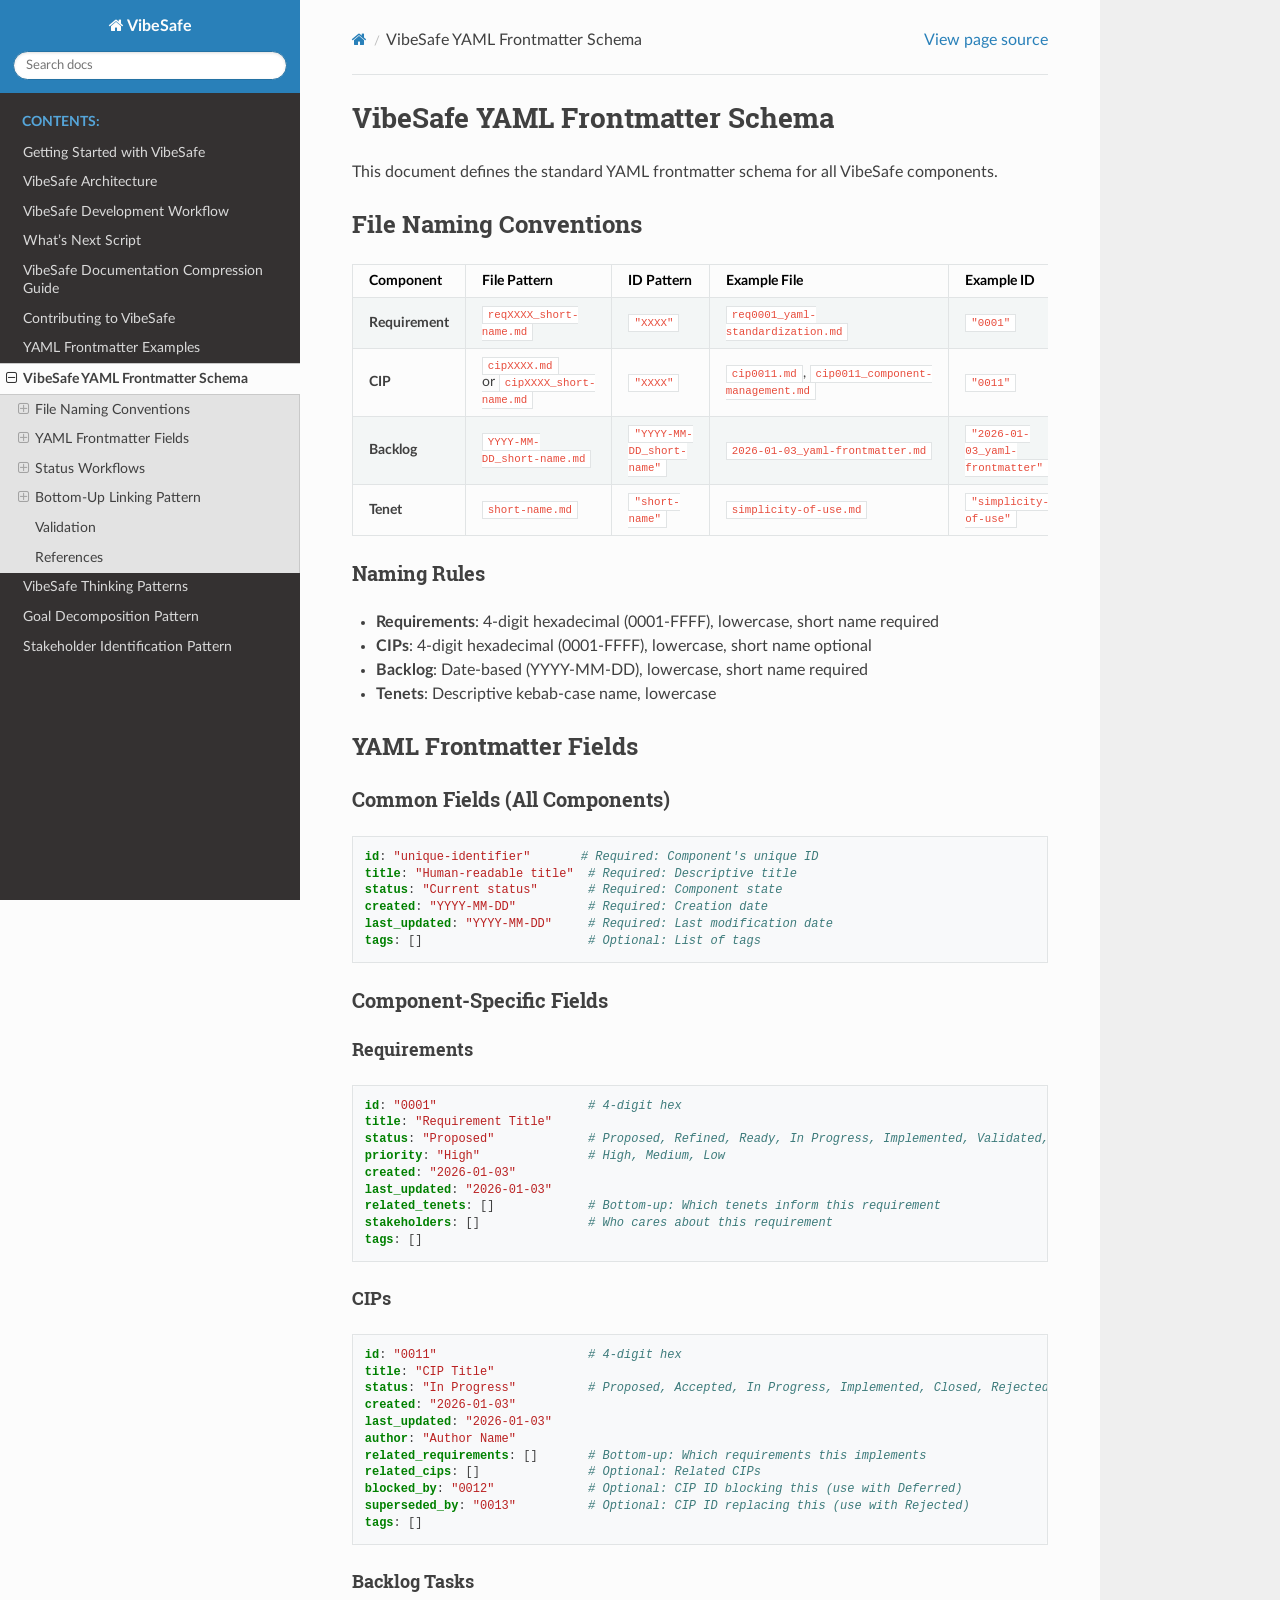
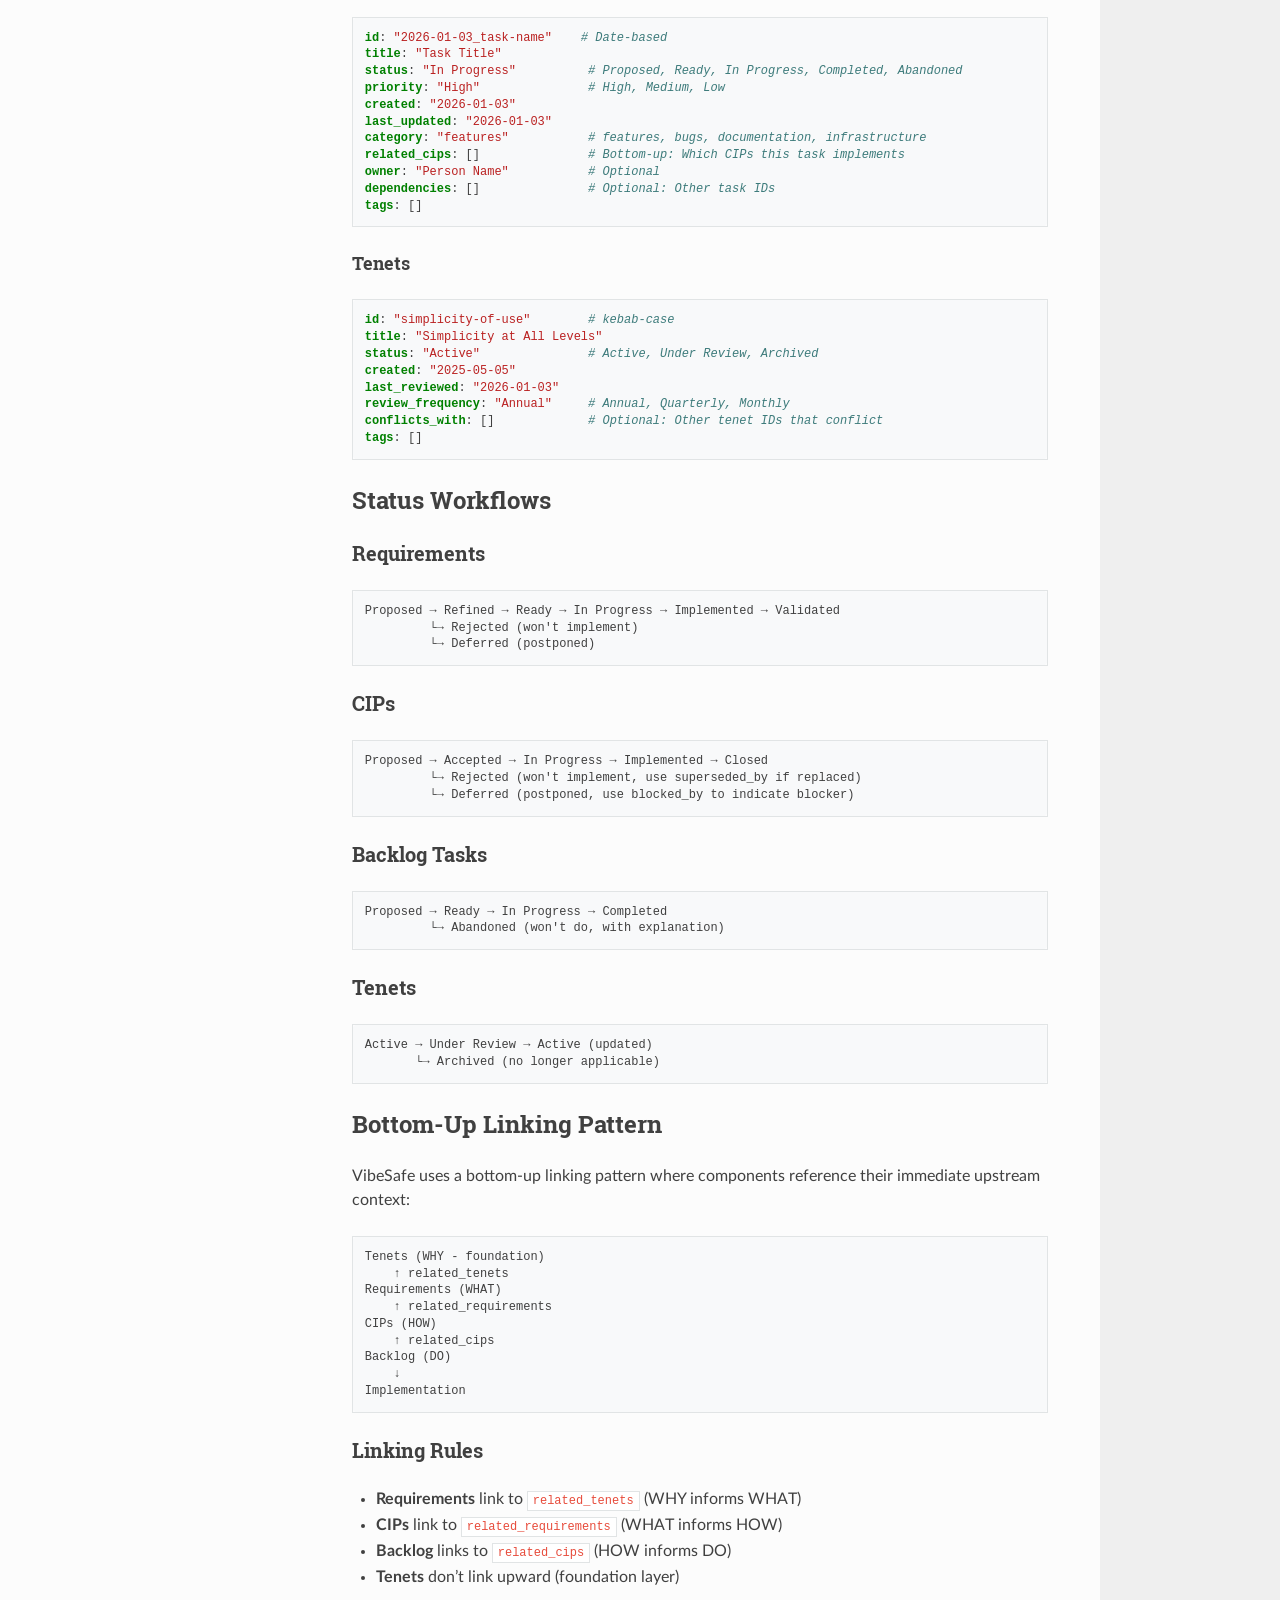
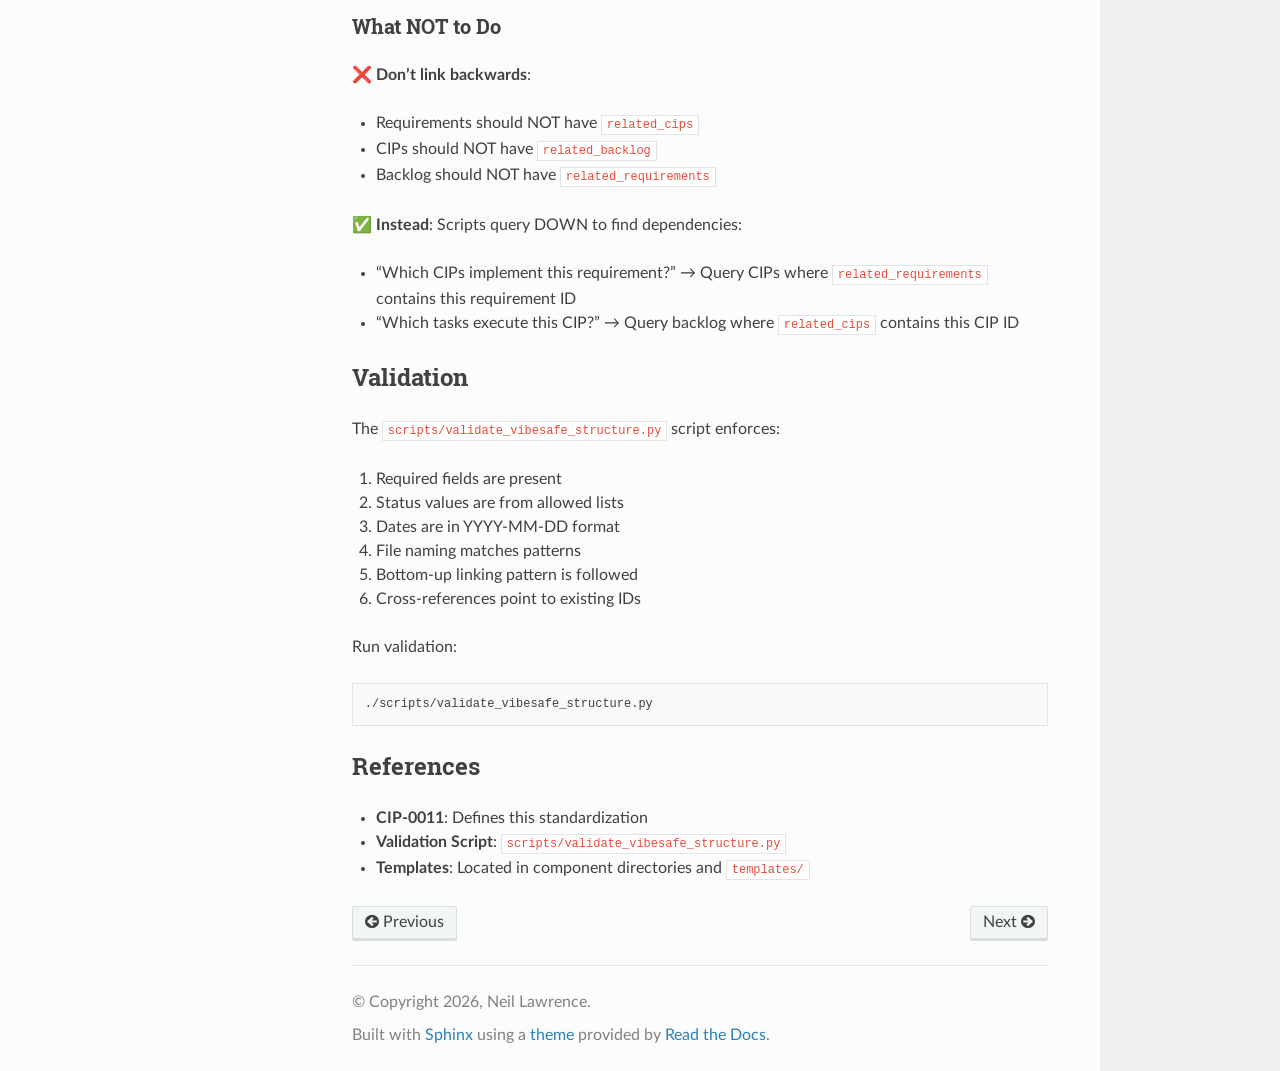
<file: yaml_frontmatter_schema.html>
<!DOCTYPE html>
<html class="writer-html5" lang="en" data-content_root="./">
<head>
  <meta charset="utf-8" /><meta name="viewport" content="width=device-width, initial-scale=1" />

  <meta name="viewport" content="width=device-width, initial-scale=1.0" />
  <title>VibeSafe YAML Frontmatter Schema &mdash; VibeSafe 0.1.0 documentation</title>
      <link rel="stylesheet" type="text/css" href="_static/pygments.css?v=b86133f3" />
      <link rel="stylesheet" type="text/css" href="_static/css/theme.css?v=9edc463e" />
      <link rel="stylesheet" type="text/css" href="_static/copybutton.css?v=76b2166b" />
      <link rel="stylesheet" type="text/css" href="_static/custom.css?v=59ca3cb4" />

  
      <script src="_static/jquery.js?v=5d32c60e"></script>
      <script src="_static/_sphinx_javascript_frameworks_compat.js?v=2cd50e6c"></script>
      <script src="_static/documentation_options.js?v=01f34227"></script>
      <script src="_static/doctools.js?v=9bcbadda"></script>
      <script src="_static/sphinx_highlight.js?v=dc90522c"></script>
      <script src="_static/clipboard.min.js?v=a7894cd8"></script>
      <script src="_static/copybutton.js?v=f281be69"></script>
    <script src="_static/js/theme.js"></script>
    <link rel="index" title="Index" href="genindex.html" />
    <link rel="search" title="Search" href="search.html" />
    <link rel="next" title="VibeSafe Thinking Patterns" href="patterns/README.html" />
    <link rel="prev" title="YAML Frontmatter Examples" href="yaml_frontmatter_examples.html" /> 
</head>

<body class="wy-body-for-nav"> 
  <div class="wy-grid-for-nav">
    <nav data-toggle="wy-nav-shift" class="wy-nav-side">
      <div class="wy-side-scroll">
        <div class="wy-side-nav-search" >

          
          
          <a href="index.html" class="icon icon-home">
            VibeSafe
          </a>
<div role="search">
  <form id="rtd-search-form" class="wy-form" action="search.html" method="get">
    <input type="text" name="q" placeholder="Search docs" aria-label="Search docs" />
    <input type="hidden" name="check_keywords" value="yes" />
    <input type="hidden" name="area" value="default" />
  </form>
</div>
        </div><div class="wy-menu wy-menu-vertical" data-spy="affix" role="navigation" aria-label="Navigation menu">
              <p class="caption" role="heading"><span class="caption-text">Contents:</span></p>
<ul class="current">
<li class="toctree-l1"><a class="reference internal" href="getting_started.html">Getting Started with VibeSafe</a></li>
<li class="toctree-l1"><a class="reference internal" href="architecture.html">VibeSafe Architecture</a></li>
<li class="toctree-l1"><a class="reference internal" href="workflow.html">VibeSafe Development Workflow</a></li>
<li class="toctree-l1"><a class="reference internal" href="whats_next_script.html">What’s Next Script</a></li>
<li class="toctree-l1"><a class="reference internal" href="compression-guide.html">VibeSafe Documentation Compression Guide</a></li>
<li class="toctree-l1"><a class="reference internal" href="contributing.html">Contributing to VibeSafe</a></li>
<li class="toctree-l1"><a class="reference internal" href="yaml_frontmatter_examples.html">YAML Frontmatter Examples</a></li>
<li class="toctree-l1 current"><a class="current reference internal" href="#">VibeSafe YAML Frontmatter Schema</a><ul>
<li class="toctree-l2"><a class="reference internal" href="#file-naming-conventions">File Naming Conventions</a><ul>
<li class="toctree-l3"><a class="reference internal" href="#naming-rules">Naming Rules</a></li>
</ul>
</li>
<li class="toctree-l2"><a class="reference internal" href="#yaml-frontmatter-fields">YAML Frontmatter Fields</a><ul>
<li class="toctree-l3"><a class="reference internal" href="#common-fields-all-components">Common Fields (All Components)</a></li>
<li class="toctree-l3"><a class="reference internal" href="#component-specific-fields">Component-Specific Fields</a><ul>
<li class="toctree-l4"><a class="reference internal" href="#requirements">Requirements</a></li>
<li class="toctree-l4"><a class="reference internal" href="#cips">CIPs</a></li>
<li class="toctree-l4"><a class="reference internal" href="#backlog-tasks">Backlog Tasks</a></li>
<li class="toctree-l4"><a class="reference internal" href="#tenets">Tenets</a></li>
</ul>
</li>
</ul>
</li>
<li class="toctree-l2"><a class="reference internal" href="#status-workflows">Status Workflows</a><ul>
<li class="toctree-l3"><a class="reference internal" href="#id1">Requirements</a></li>
<li class="toctree-l3"><a class="reference internal" href="#id2">CIPs</a></li>
<li class="toctree-l3"><a class="reference internal" href="#id3">Backlog Tasks</a></li>
<li class="toctree-l3"><a class="reference internal" href="#id4">Tenets</a></li>
</ul>
</li>
<li class="toctree-l2"><a class="reference internal" href="#bottom-up-linking-pattern">Bottom-Up Linking Pattern</a><ul>
<li class="toctree-l3"><a class="reference internal" href="#linking-rules">Linking Rules</a></li>
<li class="toctree-l3"><a class="reference internal" href="#what-not-to-do">What NOT to Do</a></li>
</ul>
</li>
<li class="toctree-l2"><a class="reference internal" href="#validation">Validation</a></li>
<li class="toctree-l2"><a class="reference internal" href="#references">References</a></li>
</ul>
</li>
<li class="toctree-l1"><a class="reference internal" href="patterns/README.html">VibeSafe Thinking Patterns</a></li>
<li class="toctree-l1"><a class="reference internal" href="patterns/goal-decomposition.html">Goal Decomposition Pattern</a></li>
<li class="toctree-l1"><a class="reference internal" href="patterns/stakeholder-identification.html">Stakeholder Identification Pattern</a></li>
</ul>

        </div>
      </div>
    </nav>

    <section data-toggle="wy-nav-shift" class="wy-nav-content-wrap"><nav class="wy-nav-top" aria-label="Mobile navigation menu" >
          <i data-toggle="wy-nav-top" class="fa fa-bars"></i>
          <a href="index.html">VibeSafe</a>
      </nav>

      <div class="wy-nav-content">
        <div class="rst-content">
          <div role="navigation" aria-label="Page navigation">
  <ul class="wy-breadcrumbs">
      <li><a href="index.html" class="icon icon-home" aria-label="Home"></a></li>
      <li class="breadcrumb-item active">VibeSafe YAML Frontmatter Schema</li>
      <li class="wy-breadcrumbs-aside">
            <a href="_sources/yaml_frontmatter_schema.md.txt" rel="nofollow"> View page source</a>
      </li>
  </ul>
  <hr/>
</div>
          <div role="main" class="document" itemscope="itemscope" itemtype="http://schema.org/Article">
           <div itemprop="articleBody">
             
  <section class="tex2jax_ignore mathjax_ignore" id="vibesafe-yaml-frontmatter-schema">
<h1>VibeSafe YAML Frontmatter Schema<a class="headerlink" href="#vibesafe-yaml-frontmatter-schema" title="Link to this heading"></a></h1>
<p>This document defines the standard YAML frontmatter schema for all VibeSafe components.</p>
<section id="file-naming-conventions">
<h2>File Naming Conventions<a class="headerlink" href="#file-naming-conventions" title="Link to this heading"></a></h2>
<table class="docutils align-default">
<thead>
<tr class="row-odd"><th class="head"><p>Component</p></th>
<th class="head"><p>File Pattern</p></th>
<th class="head"><p>ID Pattern</p></th>
<th class="head"><p>Example File</p></th>
<th class="head"><p>Example ID</p></th>
</tr>
</thead>
<tbody>
<tr class="row-even"><td><p><strong>Requirement</strong></p></td>
<td><p><code class="docutils literal notranslate"><span class="pre">reqXXXX_short-name.md</span></code></p></td>
<td><p><code class="docutils literal notranslate"><span class="pre">&quot;XXXX&quot;</span></code></p></td>
<td><p><code class="docutils literal notranslate"><span class="pre">req0001_yaml-standardization.md</span></code></p></td>
<td><p><code class="docutils literal notranslate"><span class="pre">&quot;0001&quot;</span></code></p></td>
</tr>
<tr class="row-odd"><td><p><strong>CIP</strong></p></td>
<td><p><code class="docutils literal notranslate"><span class="pre">cipXXXX.md</span></code> or <code class="docutils literal notranslate"><span class="pre">cipXXXX_short-name.md</span></code></p></td>
<td><p><code class="docutils literal notranslate"><span class="pre">&quot;XXXX&quot;</span></code></p></td>
<td><p><code class="docutils literal notranslate"><span class="pre">cip0011.md</span></code>, <code class="docutils literal notranslate"><span class="pre">cip0011_component-management.md</span></code></p></td>
<td><p><code class="docutils literal notranslate"><span class="pre">&quot;0011&quot;</span></code></p></td>
</tr>
<tr class="row-even"><td><p><strong>Backlog</strong></p></td>
<td><p><code class="docutils literal notranslate"><span class="pre">YYYY-MM-DD_short-name.md</span></code></p></td>
<td><p><code class="docutils literal notranslate"><span class="pre">&quot;YYYY-MM-DD_short-name&quot;</span></code></p></td>
<td><p><code class="docutils literal notranslate"><span class="pre">2026-01-03_yaml-frontmatter.md</span></code></p></td>
<td><p><code class="docutils literal notranslate"><span class="pre">&quot;2026-01-03_yaml-frontmatter&quot;</span></code></p></td>
</tr>
<tr class="row-odd"><td><p><strong>Tenet</strong></p></td>
<td><p><code class="docutils literal notranslate"><span class="pre">short-name.md</span></code></p></td>
<td><p><code class="docutils literal notranslate"><span class="pre">&quot;short-name&quot;</span></code></p></td>
<td><p><code class="docutils literal notranslate"><span class="pre">simplicity-of-use.md</span></code></p></td>
<td><p><code class="docutils literal notranslate"><span class="pre">&quot;simplicity-of-use&quot;</span></code></p></td>
</tr>
</tbody>
</table>
<section id="naming-rules">
<h3>Naming Rules<a class="headerlink" href="#naming-rules" title="Link to this heading"></a></h3>
<ul class="simple">
<li><p><strong>Requirements</strong>: 4-digit hexadecimal (0001-FFFF), lowercase, short name required</p></li>
<li><p><strong>CIPs</strong>: 4-digit hexadecimal (0001-FFFF), lowercase, short name optional</p></li>
<li><p><strong>Backlog</strong>: Date-based (YYYY-MM-DD), lowercase, short name required</p></li>
<li><p><strong>Tenets</strong>: Descriptive kebab-case name, lowercase</p></li>
</ul>
</section>
</section>
<section id="yaml-frontmatter-fields">
<h2>YAML Frontmatter Fields<a class="headerlink" href="#yaml-frontmatter-fields" title="Link to this heading"></a></h2>
<section id="common-fields-all-components">
<h3>Common Fields (All Components)<a class="headerlink" href="#common-fields-all-components" title="Link to this heading"></a></h3>
<div class="highlight-yaml notranslate"><div class="highlight"><pre><span></span><span class="nt">id</span><span class="p">:</span><span class="w"> </span><span class="s">"unique-identifier"</span><span class="w">       </span><span class="c1"># Required: Component's unique ID</span>
<span class="nt">title</span><span class="p">:</span><span class="w"> </span><span class="s">"Human-readable</span><span class="nv"> </span><span class="s">title"</span><span class="w">  </span><span class="c1"># Required: Descriptive title</span>
<span class="nt">status</span><span class="p">:</span><span class="w"> </span><span class="s">"Current</span><span class="nv"> </span><span class="s">status"</span><span class="w">       </span><span class="c1"># Required: Component state</span>
<span class="nt">created</span><span class="p">:</span><span class="w"> </span><span class="s">"YYYY-MM-DD"</span><span class="w">          </span><span class="c1"># Required: Creation date</span>
<span class="nt">last_updated</span><span class="p">:</span><span class="w"> </span><span class="s">"YYYY-MM-DD"</span><span class="w">     </span><span class="c1"># Required: Last modification date</span>
<span class="nt">tags</span><span class="p">:</span><span class="w"> </span><span class="p p-Indicator">[]</span><span class="w">                       </span><span class="c1"># Optional: List of tags</span>
</pre></div>
</div>
</section>
<section id="component-specific-fields">
<h3>Component-Specific Fields<a class="headerlink" href="#component-specific-fields" title="Link to this heading"></a></h3>
<section id="requirements">
<h4>Requirements<a class="headerlink" href="#requirements" title="Link to this heading"></a></h4>
<div class="highlight-yaml notranslate"><div class="highlight"><pre><span></span><span class="nt">id</span><span class="p">:</span><span class="w"> </span><span class="s">"0001"</span><span class="w">                     </span><span class="c1"># 4-digit hex</span>
<span class="nt">title</span><span class="p">:</span><span class="w"> </span><span class="s">"Requirement</span><span class="nv"> </span><span class="s">Title"</span>
<span class="nt">status</span><span class="p">:</span><span class="w"> </span><span class="s">"Proposed"</span><span class="w">             </span><span class="c1"># Proposed, Refined, Ready, In Progress, Implemented, Validated, Deferred, Rejected</span>
<span class="nt">priority</span><span class="p">:</span><span class="w"> </span><span class="s">"High"</span><span class="w">               </span><span class="c1"># High, Medium, Low</span>
<span class="nt">created</span><span class="p">:</span><span class="w"> </span><span class="s">"2026-01-03"</span>
<span class="nt">last_updated</span><span class="p">:</span><span class="w"> </span><span class="s">"2026-01-03"</span>
<span class="nt">related_tenets</span><span class="p">:</span><span class="w"> </span><span class="p p-Indicator">[]</span><span class="w">             </span><span class="c1"># Bottom-up: Which tenets inform this requirement</span>
<span class="nt">stakeholders</span><span class="p">:</span><span class="w"> </span><span class="p p-Indicator">[]</span><span class="w">               </span><span class="c1"># Who cares about this requirement</span>
<span class="nt">tags</span><span class="p">:</span><span class="w"> </span><span class="p p-Indicator">[]</span>
</pre></div>
</div>
</section>
<section id="cips">
<h4>CIPs<a class="headerlink" href="#cips" title="Link to this heading"></a></h4>
<div class="highlight-yaml notranslate"><div class="highlight"><pre><span></span><span class="nt">id</span><span class="p">:</span><span class="w"> </span><span class="s">"0011"</span><span class="w">                     </span><span class="c1"># 4-digit hex</span>
<span class="nt">title</span><span class="p">:</span><span class="w"> </span><span class="s">"CIP</span><span class="nv"> </span><span class="s">Title"</span>
<span class="nt">status</span><span class="p">:</span><span class="w"> </span><span class="s">"In</span><span class="nv"> </span><span class="s">Progress"</span><span class="w">          </span><span class="c1"># Proposed, Accepted, In Progress, Implemented, Closed, Rejected, Deferred</span>
<span class="nt">created</span><span class="p">:</span><span class="w"> </span><span class="s">"2026-01-03"</span>
<span class="nt">last_updated</span><span class="p">:</span><span class="w"> </span><span class="s">"2026-01-03"</span>
<span class="nt">author</span><span class="p">:</span><span class="w"> </span><span class="s">"Author</span><span class="nv"> </span><span class="s">Name"</span>
<span class="nt">related_requirements</span><span class="p">:</span><span class="w"> </span><span class="p p-Indicator">[]</span><span class="w">       </span><span class="c1"># Bottom-up: Which requirements this implements</span>
<span class="nt">related_cips</span><span class="p">:</span><span class="w"> </span><span class="p p-Indicator">[]</span><span class="w">               </span><span class="c1"># Optional: Related CIPs</span>
<span class="nt">blocked_by</span><span class="p">:</span><span class="w"> </span><span class="s">"0012"</span><span class="w">             </span><span class="c1"># Optional: CIP ID blocking this (use with Deferred)</span>
<span class="nt">superseded_by</span><span class="p">:</span><span class="w"> </span><span class="s">"0013"</span><span class="w">          </span><span class="c1"># Optional: CIP ID replacing this (use with Rejected)</span>
<span class="nt">tags</span><span class="p">:</span><span class="w"> </span><span class="p p-Indicator">[]</span>
</pre></div>
</div>
</section>
<section id="backlog-tasks">
<h4>Backlog Tasks<a class="headerlink" href="#backlog-tasks" title="Link to this heading"></a></h4>
<div class="highlight-yaml notranslate"><div class="highlight"><pre><span></span><span class="nt">id</span><span class="p">:</span><span class="w"> </span><span class="s">"2026-01-03_task-name"</span><span class="w">    </span><span class="c1"># Date-based</span>
<span class="nt">title</span><span class="p">:</span><span class="w"> </span><span class="s">"Task</span><span class="nv"> </span><span class="s">Title"</span>
<span class="nt">status</span><span class="p">:</span><span class="w"> </span><span class="s">"In</span><span class="nv"> </span><span class="s">Progress"</span><span class="w">          </span><span class="c1"># Proposed, Ready, In Progress, Completed, Abandoned</span>
<span class="nt">priority</span><span class="p">:</span><span class="w"> </span><span class="s">"High"</span><span class="w">               </span><span class="c1"># High, Medium, Low</span>
<span class="nt">created</span><span class="p">:</span><span class="w"> </span><span class="s">"2026-01-03"</span>
<span class="nt">last_updated</span><span class="p">:</span><span class="w"> </span><span class="s">"2026-01-03"</span>
<span class="nt">category</span><span class="p">:</span><span class="w"> </span><span class="s">"features"</span><span class="w">           </span><span class="c1"># features, bugs, documentation, infrastructure</span>
<span class="nt">related_cips</span><span class="p">:</span><span class="w"> </span><span class="p p-Indicator">[]</span><span class="w">               </span><span class="c1"># Bottom-up: Which CIPs this task implements</span>
<span class="nt">owner</span><span class="p">:</span><span class="w"> </span><span class="s">"Person</span><span class="nv"> </span><span class="s">Name"</span><span class="w">           </span><span class="c1"># Optional</span>
<span class="nt">dependencies</span><span class="p">:</span><span class="w"> </span><span class="p p-Indicator">[]</span><span class="w">               </span><span class="c1"># Optional: Other task IDs</span>
<span class="nt">tags</span><span class="p">:</span><span class="w"> </span><span class="p p-Indicator">[]</span>
</pre></div>
</div>
</section>
<section id="tenets">
<h4>Tenets<a class="headerlink" href="#tenets" title="Link to this heading"></a></h4>
<div class="highlight-yaml notranslate"><div class="highlight"><pre><span></span><span class="nt">id</span><span class="p">:</span><span class="w"> </span><span class="s">"simplicity-of-use"</span><span class="w">        </span><span class="c1"># kebab-case</span>
<span class="nt">title</span><span class="p">:</span><span class="w"> </span><span class="s">"Simplicity</span><span class="nv"> </span><span class="s">at</span><span class="nv"> </span><span class="s">All</span><span class="nv"> </span><span class="s">Levels"</span>
<span class="nt">status</span><span class="p">:</span><span class="w"> </span><span class="s">"Active"</span><span class="w">               </span><span class="c1"># Active, Under Review, Archived</span>
<span class="nt">created</span><span class="p">:</span><span class="w"> </span><span class="s">"2025-05-05"</span>
<span class="nt">last_reviewed</span><span class="p">:</span><span class="w"> </span><span class="s">"2026-01-03"</span>
<span class="nt">review_frequency</span><span class="p">:</span><span class="w"> </span><span class="s">"Annual"</span><span class="w">     </span><span class="c1"># Annual, Quarterly, Monthly</span>
<span class="nt">conflicts_with</span><span class="p">:</span><span class="w"> </span><span class="p p-Indicator">[]</span><span class="w">             </span><span class="c1"># Optional: Other tenet IDs that conflict</span>
<span class="nt">tags</span><span class="p">:</span><span class="w"> </span><span class="p p-Indicator">[]</span>
</pre></div>
</div>
</section>
</section>
</section>
<section id="status-workflows">
<h2>Status Workflows<a class="headerlink" href="#status-workflows" title="Link to this heading"></a></h2>
<section id="id1">
<h3>Requirements<a class="headerlink" href="#id1" title="Link to this heading"></a></h3>
<div class="highlight-default notranslate"><div class="highlight"><pre><span></span>Proposed → Refined → Ready → In Progress → Implemented → Validated
         └→ Rejected (won't implement)
         └→ Deferred (postponed)
</pre></div>
</div>
</section>
<section id="id2">
<h3>CIPs<a class="headerlink" href="#id2" title="Link to this heading"></a></h3>
<div class="highlight-default notranslate"><div class="highlight"><pre><span></span>Proposed → Accepted → In Progress → Implemented → Closed
         └→ Rejected (won't implement, use superseded_by if replaced)
         └→ Deferred (postponed, use blocked_by to indicate blocker)
</pre></div>
</div>
</section>
<section id="id3">
<h3>Backlog Tasks<a class="headerlink" href="#id3" title="Link to this heading"></a></h3>
<div class="highlight-default notranslate"><div class="highlight"><pre><span></span>Proposed → Ready → In Progress → Completed
         └→ Abandoned (won't do, with explanation)
</pre></div>
</div>
</section>
<section id="id4">
<h3>Tenets<a class="headerlink" href="#id4" title="Link to this heading"></a></h3>
<div class="highlight-default notranslate"><div class="highlight"><pre><span></span>Active → Under Review → Active (updated)
       └→ Archived (no longer applicable)
</pre></div>
</div>
</section>
</section>
<section id="bottom-up-linking-pattern">
<h2>Bottom-Up Linking Pattern<a class="headerlink" href="#bottom-up-linking-pattern" title="Link to this heading"></a></h2>
<p>VibeSafe uses a bottom-up linking pattern where components reference their immediate upstream context:</p>
<div class="highlight-default notranslate"><div class="highlight"><pre><span></span>Tenets (WHY - foundation)
    ↑ related_tenets
Requirements (WHAT) 
    ↑ related_requirements
CIPs (HOW)
    ↑ related_cips
Backlog (DO)
    ↓
Implementation
</pre></div>
</div>
<section id="linking-rules">
<h3>Linking Rules<a class="headerlink" href="#linking-rules" title="Link to this heading"></a></h3>
<ul class="simple">
<li><p><strong>Requirements</strong> link to <code class="docutils literal notranslate"><span class="pre">related_tenets</span></code> (WHY informs WHAT)</p></li>
<li><p><strong>CIPs</strong> link to <code class="docutils literal notranslate"><span class="pre">related_requirements</span></code> (WHAT informs HOW)</p></li>
<li><p><strong>Backlog</strong> links to <code class="docutils literal notranslate"><span class="pre">related_cips</span></code> (HOW informs DO)</p></li>
<li><p><strong>Tenets</strong> don’t link upward (foundation layer)</p></li>
</ul>
</section>
<section id="what-not-to-do">
<h3>What NOT to Do<a class="headerlink" href="#what-not-to-do" title="Link to this heading"></a></h3>
<p>❌ <strong>Don’t link backwards</strong>:</p>
<ul class="simple">
<li><p>Requirements should NOT have <code class="docutils literal notranslate"><span class="pre">related_cips</span></code></p></li>
<li><p>CIPs should NOT have <code class="docutils literal notranslate"><span class="pre">related_backlog</span></code></p></li>
<li><p>Backlog should NOT have <code class="docutils literal notranslate"><span class="pre">related_requirements</span></code></p></li>
</ul>
<p>✅ <strong>Instead</strong>: Scripts query DOWN to find dependencies:</p>
<ul class="simple">
<li><p>“Which CIPs implement this requirement?” → Query CIPs where <code class="docutils literal notranslate"><span class="pre">related_requirements</span></code> contains this requirement ID</p></li>
<li><p>“Which tasks execute this CIP?” → Query backlog where <code class="docutils literal notranslate"><span class="pre">related_cips</span></code> contains this CIP ID</p></li>
</ul>
</section>
</section>
<section id="validation">
<h2>Validation<a class="headerlink" href="#validation" title="Link to this heading"></a></h2>
<p>The <code class="docutils literal notranslate"><span class="pre">scripts/validate_vibesafe_structure.py</span></code> script enforces:</p>
<ol class="arabic simple">
<li><p>Required fields are present</p></li>
<li><p>Status values are from allowed lists</p></li>
<li><p>Dates are in YYYY-MM-DD format</p></li>
<li><p>File naming matches patterns</p></li>
<li><p>Bottom-up linking pattern is followed</p></li>
<li><p>Cross-references point to existing IDs</p></li>
</ol>
<p>Run validation:</p>
<div class="highlight-bash notranslate"><div class="highlight"><pre><span></span>./scripts/validate_vibesafe_structure.py
</pre></div>
</div>
</section>
<section id="references">
<h2>References<a class="headerlink" href="#references" title="Link to this heading"></a></h2>
<ul class="simple">
<li><p><strong>CIP-0011</strong>: Defines this standardization</p></li>
<li><p><strong>Validation Script</strong>: <code class="docutils literal notranslate"><span class="pre">scripts/validate_vibesafe_structure.py</span></code></p></li>
<li><p><strong>Templates</strong>: Located in component directories and <code class="docutils literal notranslate"><span class="pre">templates/</span></code></p></li>
</ul>
</section>
</section>


           </div>
          </div>
          <footer><div class="rst-footer-buttons" role="navigation" aria-label="Footer">
        <a href="yaml_frontmatter_examples.html" class="btn btn-neutral float-left" title="YAML Frontmatter Examples" accesskey="p" rel="prev"><span class="fa fa-arrow-circle-left" aria-hidden="true"></span> Previous</a>
        <a href="patterns/README.html" class="btn btn-neutral float-right" title="VibeSafe Thinking Patterns" accesskey="n" rel="next">Next <span class="fa fa-arrow-circle-right" aria-hidden="true"></span></a>
    </div>

  <hr/>

  <div role="contentinfo">
    <p>&#169; Copyright 2026, Neil Lawrence.</p>
  </div>

  Built with <a href="https://www.sphinx-doc.org/">Sphinx</a> using a
    <a href="https://github.com/readthedocs/sphinx_rtd_theme">theme</a>
    provided by <a href="https://readthedocs.org">Read the Docs</a>.
   

</footer>
        </div>
      </div>
    </section>
  </div>
  <script>
      jQuery(function () {
          SphinxRtdTheme.Navigation.enable(true);
      });
  </script> 

</body>
</html>
</file>
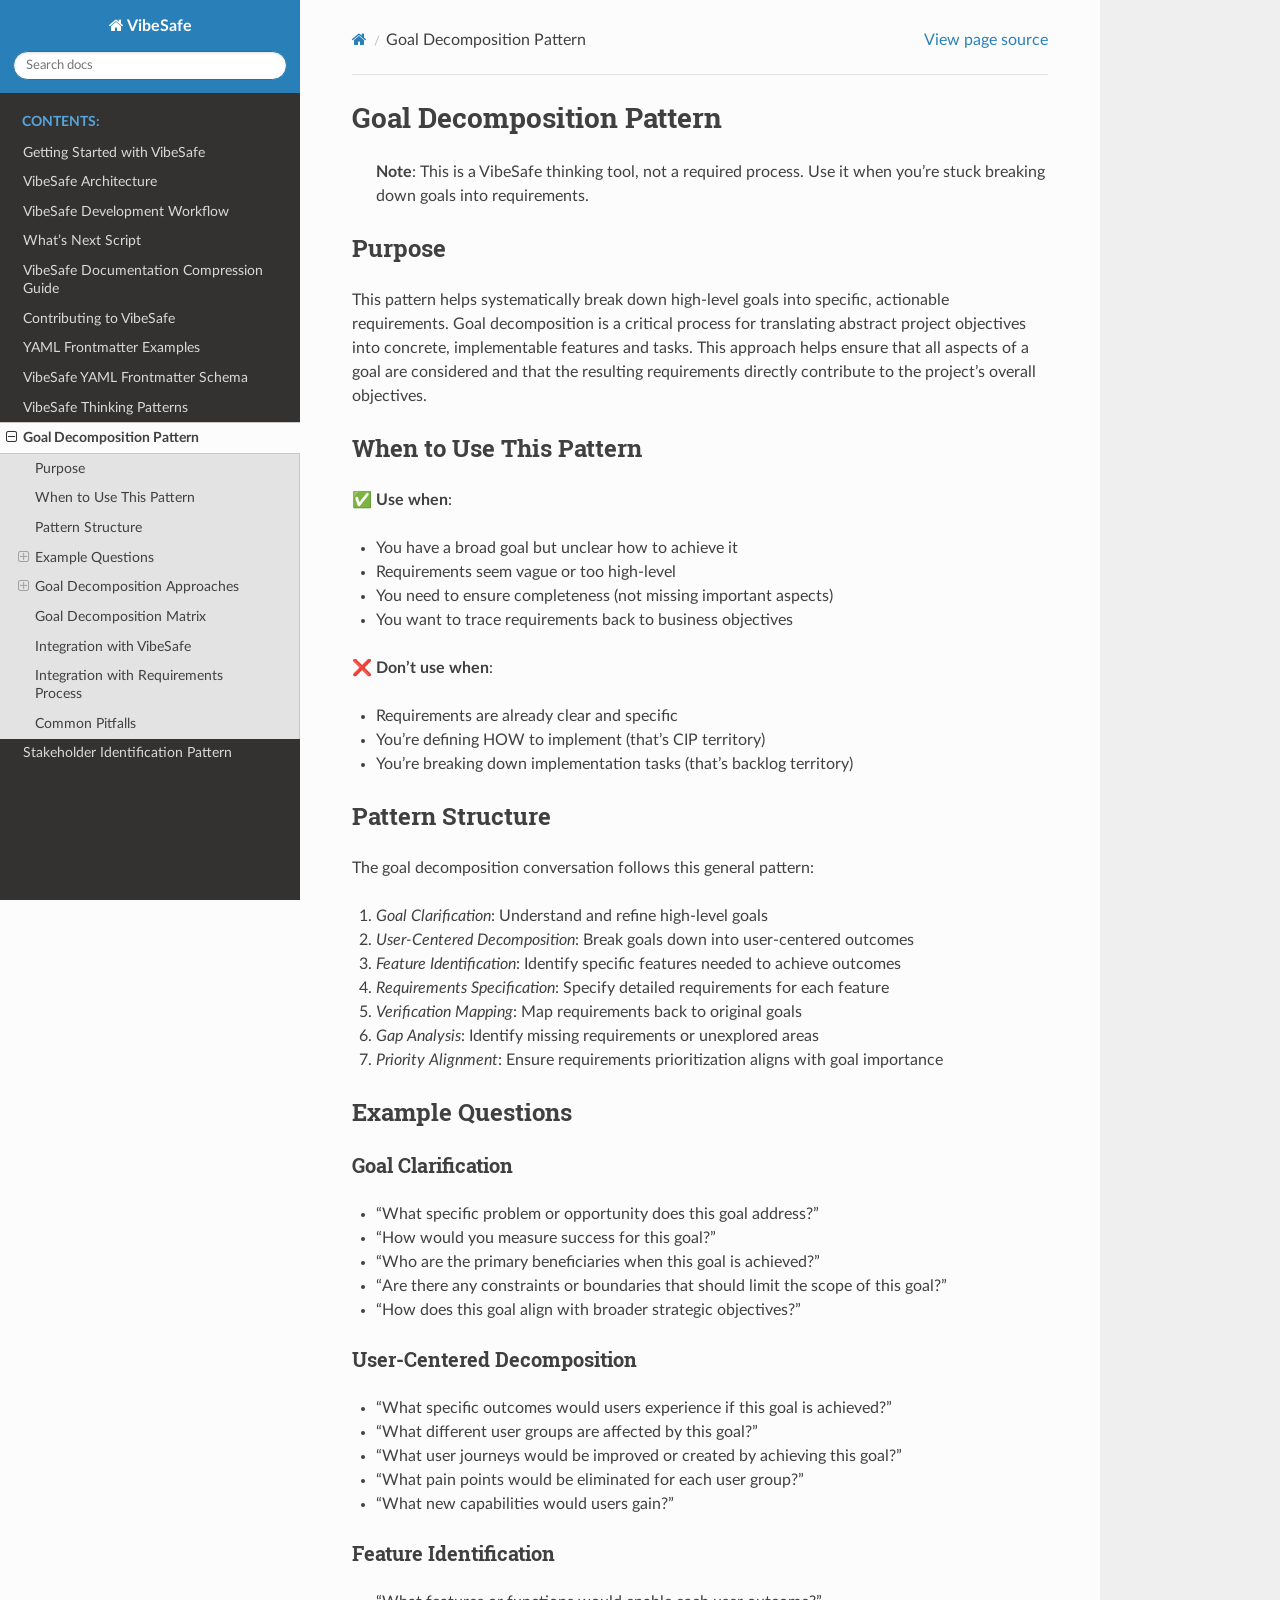
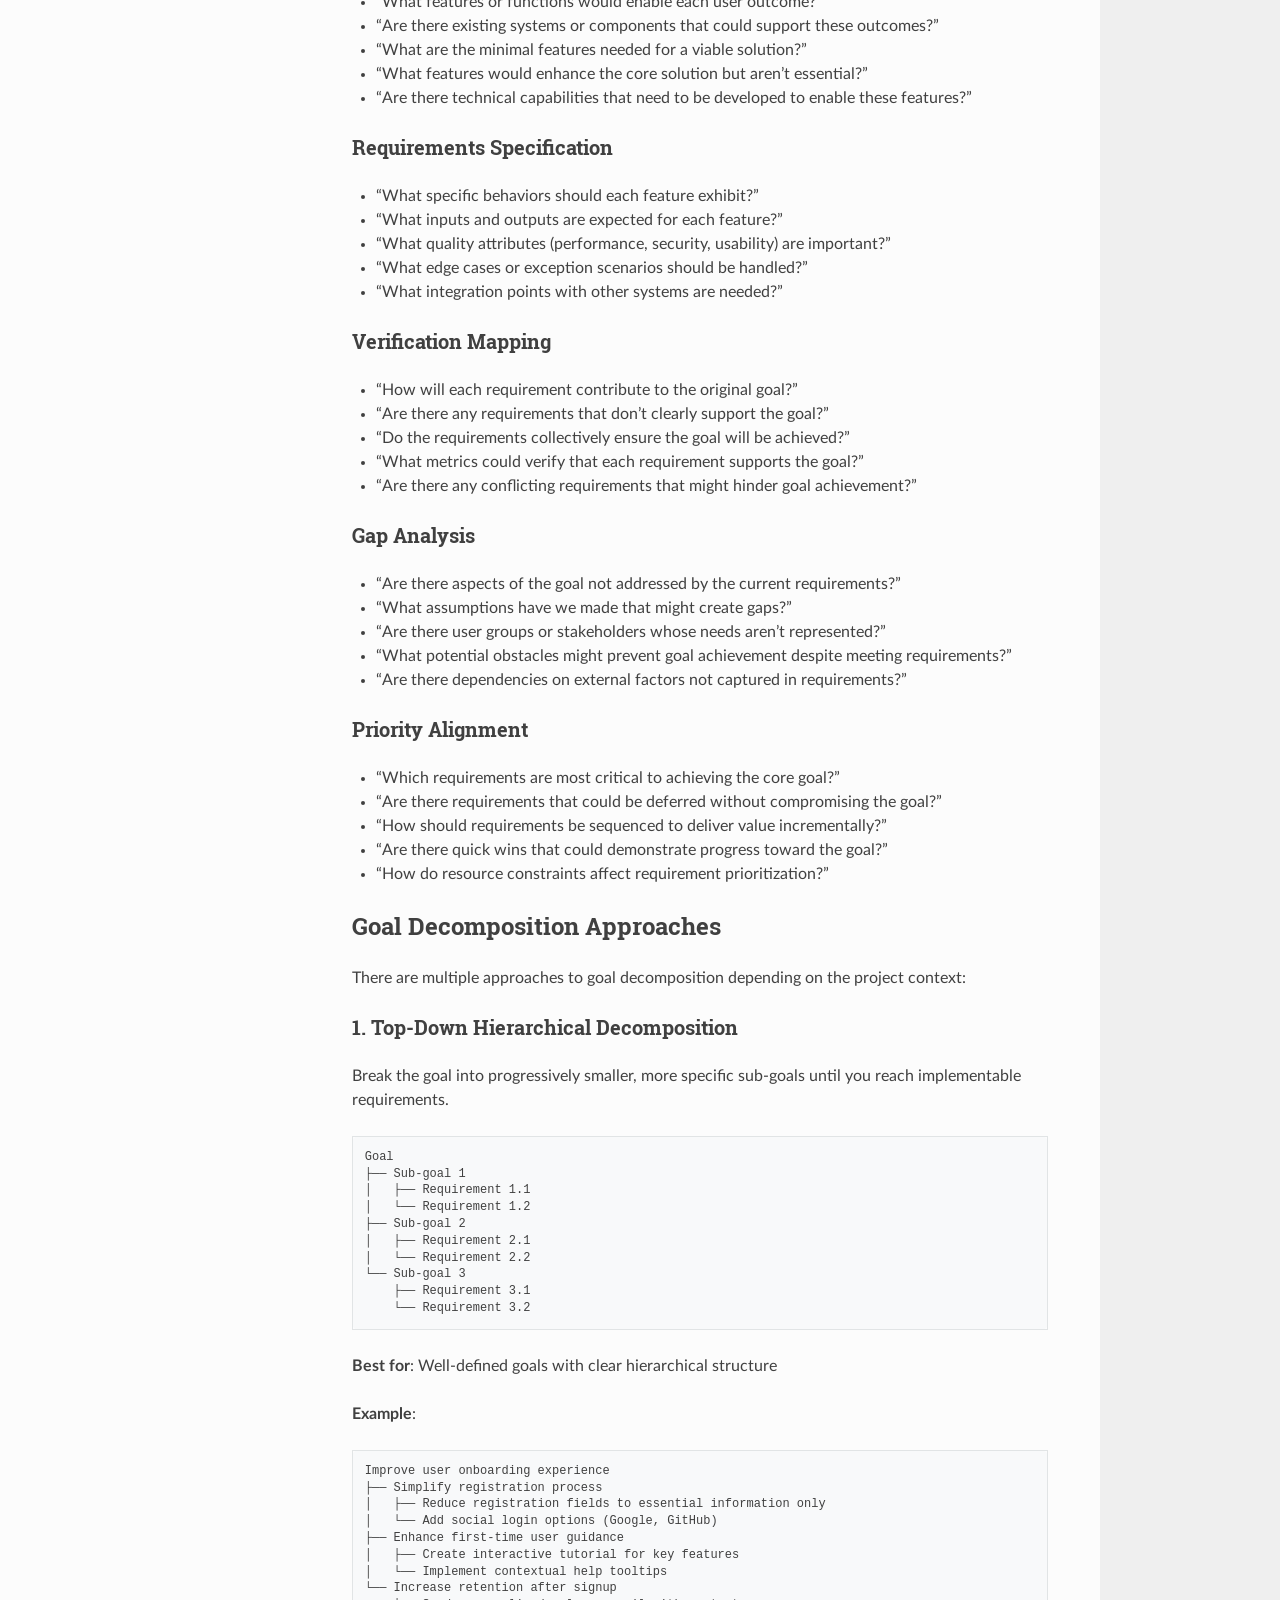
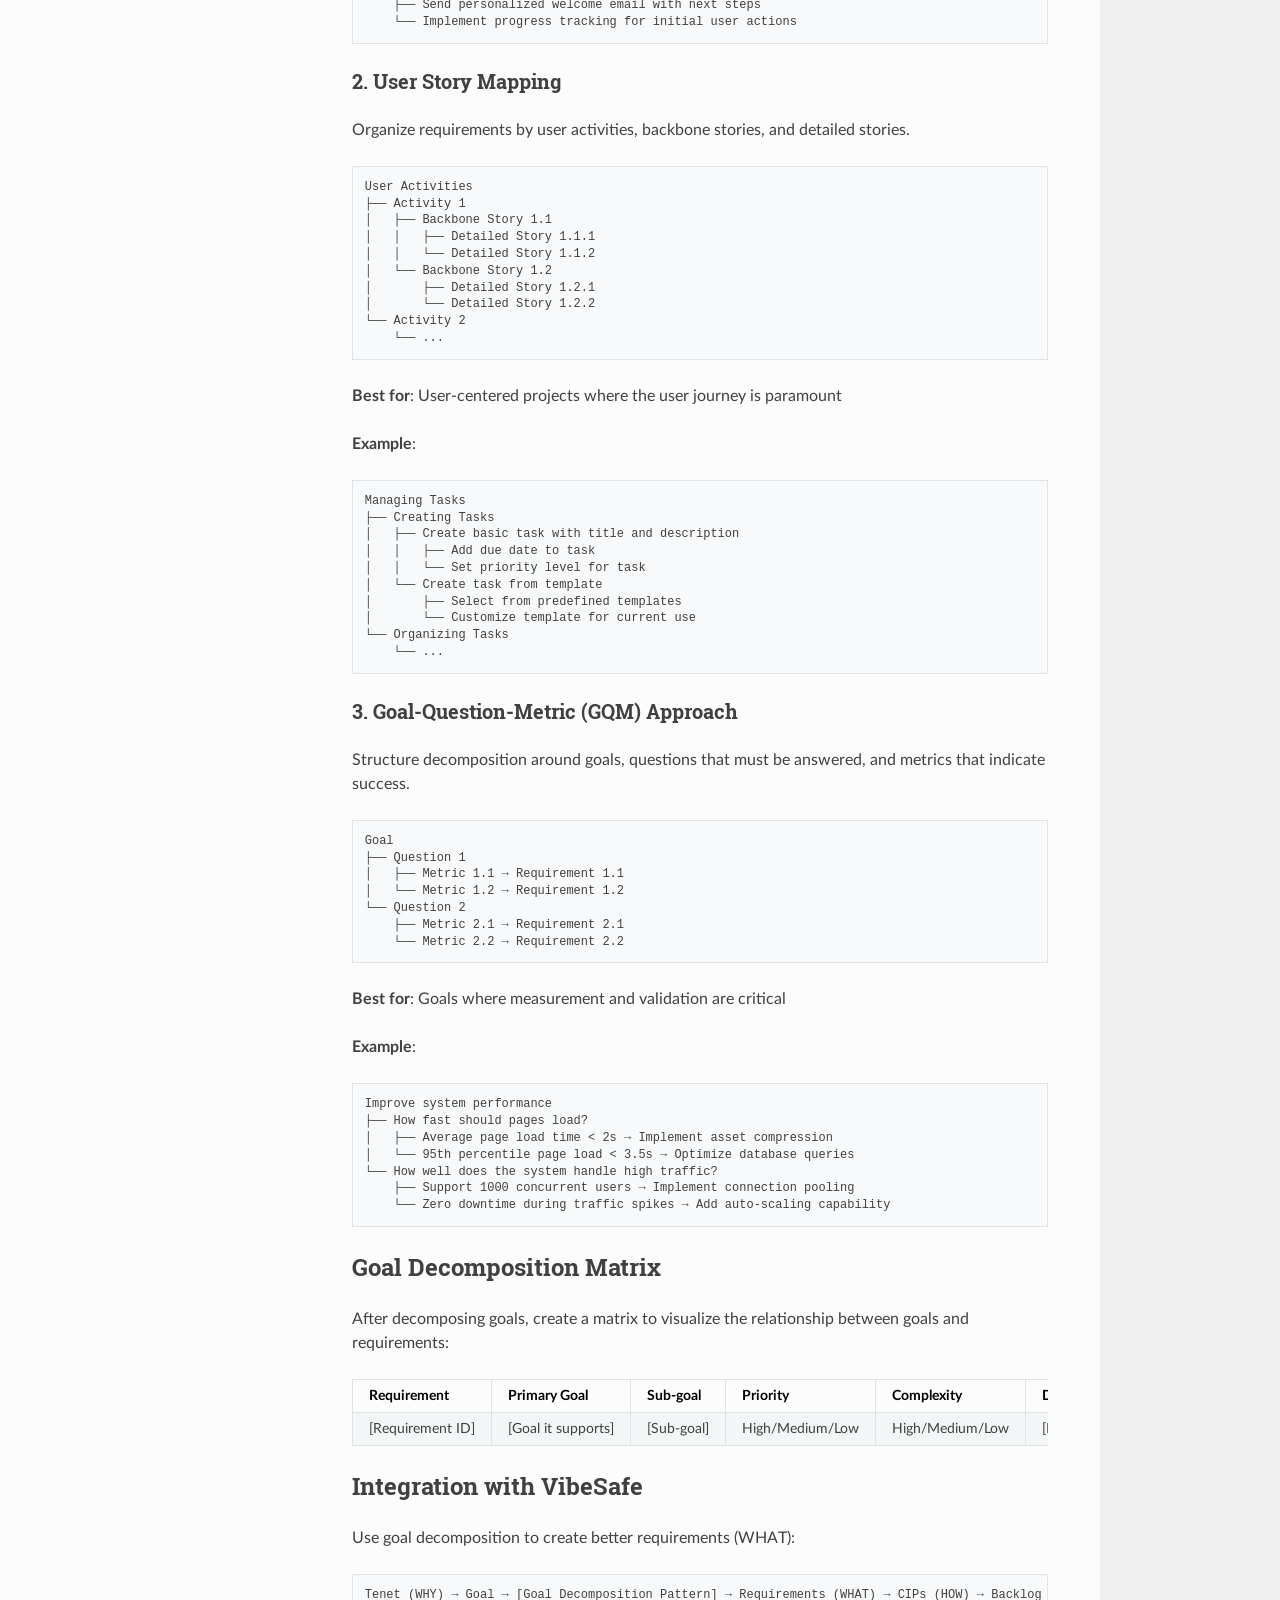
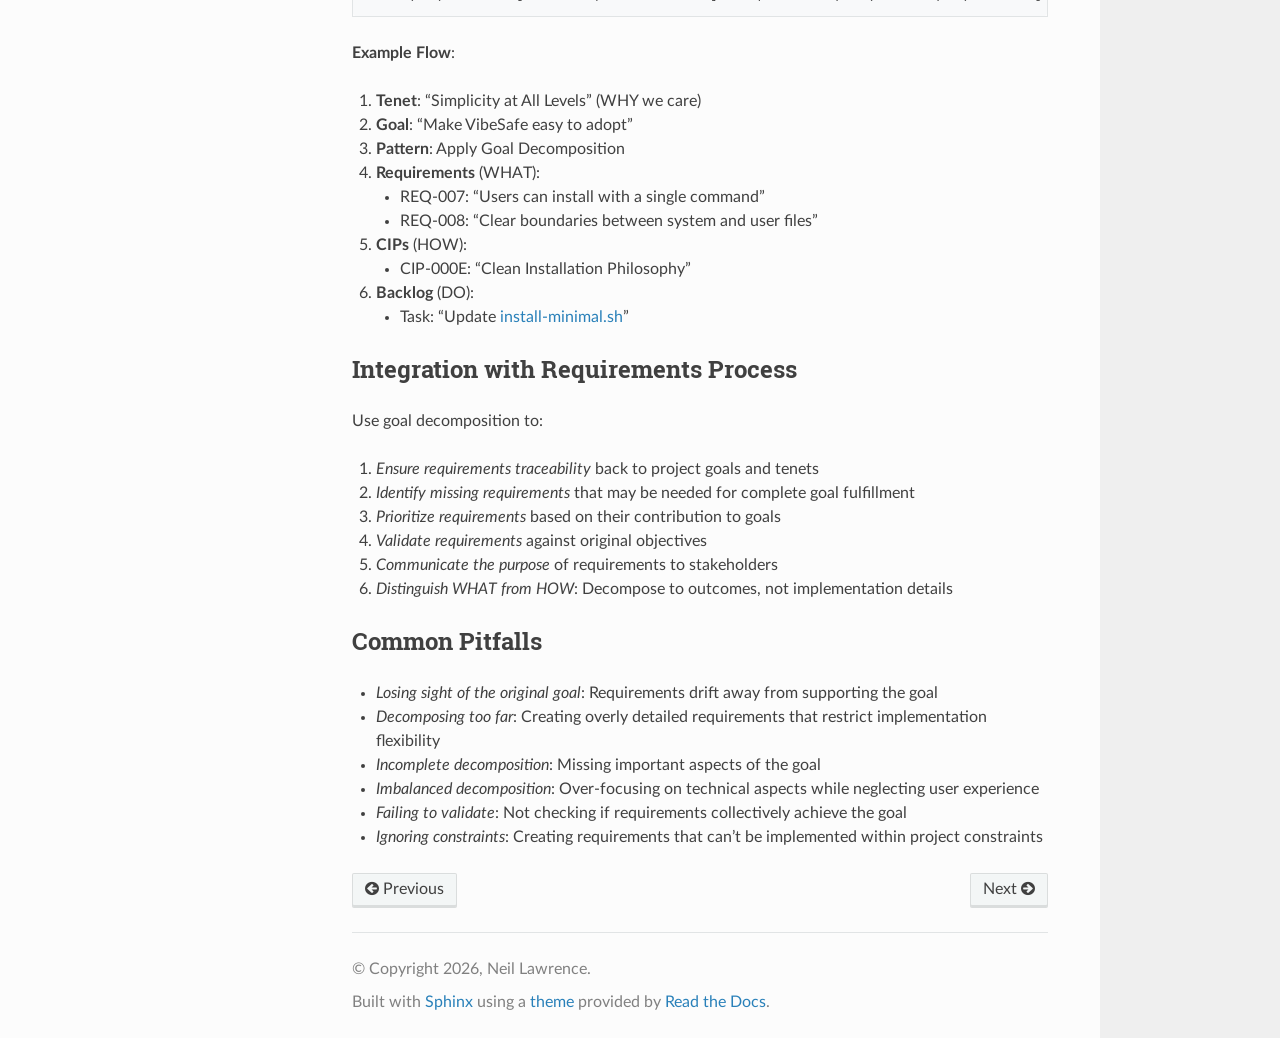
<file: patterns/goal-decomposition.html>
<!DOCTYPE html>
<html class="writer-html5" lang="en" data-content_root="../">
<head>
  <meta charset="utf-8" /><meta name="viewport" content="width=device-width, initial-scale=1" />

  <meta name="viewport" content="width=device-width, initial-scale=1.0" />
  <title>Goal Decomposition Pattern &mdash; VibeSafe 0.1.0 documentation</title>
      <link rel="stylesheet" type="text/css" href="../_static/pygments.css?v=b86133f3" />
      <link rel="stylesheet" type="text/css" href="../_static/css/theme.css?v=9edc463e" />
      <link rel="stylesheet" type="text/css" href="../_static/copybutton.css?v=76b2166b" />
      <link rel="stylesheet" type="text/css" href="../_static/custom.css?v=59ca3cb4" />

  
      <script src="../_static/jquery.js?v=5d32c60e"></script>
      <script src="../_static/_sphinx_javascript_frameworks_compat.js?v=2cd50e6c"></script>
      <script src="../_static/documentation_options.js?v=01f34227"></script>
      <script src="../_static/doctools.js?v=9bcbadda"></script>
      <script src="../_static/sphinx_highlight.js?v=dc90522c"></script>
      <script src="../_static/clipboard.min.js?v=a7894cd8"></script>
      <script src="../_static/copybutton.js?v=f281be69"></script>
    <script src="../_static/js/theme.js"></script>
    <link rel="index" title="Index" href="../genindex.html" />
    <link rel="search" title="Search" href="../search.html" />
    <link rel="next" title="Stakeholder Identification Pattern" href="stakeholder-identification.html" />
    <link rel="prev" title="VibeSafe Thinking Patterns" href="README.html" /> 
</head>

<body class="wy-body-for-nav"> 
  <div class="wy-grid-for-nav">
    <nav data-toggle="wy-nav-shift" class="wy-nav-side">
      <div class="wy-side-scroll">
        <div class="wy-side-nav-search" >

          
          
          <a href="../index.html" class="icon icon-home">
            VibeSafe
          </a>
<div role="search">
  <form id="rtd-search-form" class="wy-form" action="../search.html" method="get">
    <input type="text" name="q" placeholder="Search docs" aria-label="Search docs" />
    <input type="hidden" name="check_keywords" value="yes" />
    <input type="hidden" name="area" value="default" />
  </form>
</div>
        </div><div class="wy-menu wy-menu-vertical" data-spy="affix" role="navigation" aria-label="Navigation menu">
              <p class="caption" role="heading"><span class="caption-text">Contents:</span></p>
<ul class="current">
<li class="toctree-l1"><a class="reference internal" href="../getting_started.html">Getting Started with VibeSafe</a></li>
<li class="toctree-l1"><a class="reference internal" href="../architecture.html">VibeSafe Architecture</a></li>
<li class="toctree-l1"><a class="reference internal" href="../workflow.html">VibeSafe Development Workflow</a></li>
<li class="toctree-l1"><a class="reference internal" href="../whats_next_script.html">What’s Next Script</a></li>
<li class="toctree-l1"><a class="reference internal" href="../compression-guide.html">VibeSafe Documentation Compression Guide</a></li>
<li class="toctree-l1"><a class="reference internal" href="../contributing.html">Contributing to VibeSafe</a></li>
<li class="toctree-l1"><a class="reference internal" href="../yaml_frontmatter_examples.html">YAML Frontmatter Examples</a></li>
<li class="toctree-l1"><a class="reference internal" href="../yaml_frontmatter_schema.html">VibeSafe YAML Frontmatter Schema</a></li>
<li class="toctree-l1"><a class="reference internal" href="README.html">VibeSafe Thinking Patterns</a></li>
<li class="toctree-l1 current"><a class="current reference internal" href="#">Goal Decomposition Pattern</a><ul>
<li class="toctree-l2"><a class="reference internal" href="#purpose">Purpose</a></li>
<li class="toctree-l2"><a class="reference internal" href="#when-to-use-this-pattern">When to Use This Pattern</a></li>
<li class="toctree-l2"><a class="reference internal" href="#pattern-structure">Pattern Structure</a></li>
<li class="toctree-l2"><a class="reference internal" href="#example-questions">Example Questions</a><ul>
<li class="toctree-l3"><a class="reference internal" href="#goal-clarification">Goal Clarification</a></li>
<li class="toctree-l3"><a class="reference internal" href="#user-centered-decomposition">User-Centered Decomposition</a></li>
<li class="toctree-l3"><a class="reference internal" href="#feature-identification">Feature Identification</a></li>
<li class="toctree-l3"><a class="reference internal" href="#requirements-specification">Requirements Specification</a></li>
<li class="toctree-l3"><a class="reference internal" href="#verification-mapping">Verification Mapping</a></li>
<li class="toctree-l3"><a class="reference internal" href="#gap-analysis">Gap Analysis</a></li>
<li class="toctree-l3"><a class="reference internal" href="#priority-alignment">Priority Alignment</a></li>
</ul>
</li>
<li class="toctree-l2"><a class="reference internal" href="#goal-decomposition-approaches">Goal Decomposition Approaches</a><ul>
<li class="toctree-l3"><a class="reference internal" href="#top-down-hierarchical-decomposition">1. Top-Down Hierarchical Decomposition</a></li>
<li class="toctree-l3"><a class="reference internal" href="#user-story-mapping">2. User Story Mapping</a></li>
<li class="toctree-l3"><a class="reference internal" href="#goal-question-metric-gqm-approach">3. Goal-Question-Metric (GQM) Approach</a></li>
</ul>
</li>
<li class="toctree-l2"><a class="reference internal" href="#goal-decomposition-matrix">Goal Decomposition Matrix</a></li>
<li class="toctree-l2"><a class="reference internal" href="#integration-with-vibesafe">Integration with VibeSafe</a></li>
<li class="toctree-l2"><a class="reference internal" href="#integration-with-requirements-process">Integration with Requirements Process</a></li>
<li class="toctree-l2"><a class="reference internal" href="#common-pitfalls">Common Pitfalls</a></li>
</ul>
</li>
<li class="toctree-l1"><a class="reference internal" href="stakeholder-identification.html">Stakeholder Identification Pattern</a></li>
</ul>

        </div>
      </div>
    </nav>

    <section data-toggle="wy-nav-shift" class="wy-nav-content-wrap"><nav class="wy-nav-top" aria-label="Mobile navigation menu" >
          <i data-toggle="wy-nav-top" class="fa fa-bars"></i>
          <a href="../index.html">VibeSafe</a>
      </nav>

      <div class="wy-nav-content">
        <div class="rst-content">
          <div role="navigation" aria-label="Page navigation">
  <ul class="wy-breadcrumbs">
      <li><a href="../index.html" class="icon icon-home" aria-label="Home"></a></li>
      <li class="breadcrumb-item active">Goal Decomposition Pattern</li>
      <li class="wy-breadcrumbs-aside">
            <a href="../_sources/patterns/goal-decomposition.md.txt" rel="nofollow"> View page source</a>
      </li>
  </ul>
  <hr/>
</div>
          <div role="main" class="document" itemscope="itemscope" itemtype="http://schema.org/Article">
           <div itemprop="articleBody">
             
  <section class="tex2jax_ignore mathjax_ignore" id="goal-decomposition-pattern">
<h1>Goal Decomposition Pattern<a class="headerlink" href="#goal-decomposition-pattern" title="Link to this heading"></a></h1>
<blockquote>
<div><p><strong>Note</strong>: This is a VibeSafe thinking tool, not a required process. Use it when you’re stuck breaking down goals into requirements.</p>
</div></blockquote>
<section id="purpose">
<h2>Purpose<a class="headerlink" href="#purpose" title="Link to this heading"></a></h2>
<p>This pattern helps systematically break down high-level goals into specific, actionable requirements. Goal decomposition is a critical process for translating abstract project objectives into concrete, implementable features and tasks. This approach helps ensure that all aspects of a goal are considered and that the resulting requirements directly contribute to the project’s overall objectives.</p>
</section>
<section id="when-to-use-this-pattern">
<h2>When to Use This Pattern<a class="headerlink" href="#when-to-use-this-pattern" title="Link to this heading"></a></h2>
<p>✅ <strong>Use when</strong>:</p>
<ul class="simple">
<li><p>You have a broad goal but unclear how to achieve it</p></li>
<li><p>Requirements seem vague or too high-level</p></li>
<li><p>You need to ensure completeness (not missing important aspects)</p></li>
<li><p>You want to trace requirements back to business objectives</p></li>
</ul>
<p>❌ <strong>Don’t use when</strong>:</p>
<ul class="simple">
<li><p>Requirements are already clear and specific</p></li>
<li><p>You’re defining HOW to implement (that’s CIP territory)</p></li>
<li><p>You’re breaking down implementation tasks (that’s backlog territory)</p></li>
</ul>
</section>
<section id="pattern-structure">
<h2>Pattern Structure<a class="headerlink" href="#pattern-structure" title="Link to this heading"></a></h2>
<p>The goal decomposition conversation follows this general pattern:</p>
<ol class="arabic simple">
<li><p><em>Goal Clarification</em>: Understand and refine high-level goals</p></li>
<li><p><em>User-Centered Decomposition</em>: Break goals down into user-centered outcomes</p></li>
<li><p><em>Feature Identification</em>: Identify specific features needed to achieve outcomes</p></li>
<li><p><em>Requirements Specification</em>: Specify detailed requirements for each feature</p></li>
<li><p><em>Verification Mapping</em>: Map requirements back to original goals</p></li>
<li><p><em>Gap Analysis</em>: Identify missing requirements or unexplored areas</p></li>
<li><p><em>Priority Alignment</em>: Ensure requirements prioritization aligns with goal importance</p></li>
</ol>
</section>
<section id="example-questions">
<h2>Example Questions<a class="headerlink" href="#example-questions" title="Link to this heading"></a></h2>
<section id="goal-clarification">
<h3>Goal Clarification<a class="headerlink" href="#goal-clarification" title="Link to this heading"></a></h3>
<ul class="simple">
<li><p>“What specific problem or opportunity does this goal address?”</p></li>
<li><p>“How would you measure success for this goal?”</p></li>
<li><p>“Who are the primary beneficiaries when this goal is achieved?”</p></li>
<li><p>“Are there any constraints or boundaries that should limit the scope of this goal?”</p></li>
<li><p>“How does this goal align with broader strategic objectives?”</p></li>
</ul>
</section>
<section id="user-centered-decomposition">
<h3>User-Centered Decomposition<a class="headerlink" href="#user-centered-decomposition" title="Link to this heading"></a></h3>
<ul class="simple">
<li><p>“What specific outcomes would users experience if this goal is achieved?”</p></li>
<li><p>“What different user groups are affected by this goal?”</p></li>
<li><p>“What user journeys would be improved or created by achieving this goal?”</p></li>
<li><p>“What pain points would be eliminated for each user group?”</p></li>
<li><p>“What new capabilities would users gain?”</p></li>
</ul>
</section>
<section id="feature-identification">
<h3>Feature Identification<a class="headerlink" href="#feature-identification" title="Link to this heading"></a></h3>
<ul class="simple">
<li><p>“What features or functions would enable each user outcome?”</p></li>
<li><p>“Are there existing systems or components that could support these outcomes?”</p></li>
<li><p>“What are the minimal features needed for a viable solution?”</p></li>
<li><p>“What features would enhance the core solution but aren’t essential?”</p></li>
<li><p>“Are there technical capabilities that need to be developed to enable these features?”</p></li>
</ul>
</section>
<section id="requirements-specification">
<h3>Requirements Specification<a class="headerlink" href="#requirements-specification" title="Link to this heading"></a></h3>
<ul class="simple">
<li><p>“What specific behaviors should each feature exhibit?”</p></li>
<li><p>“What inputs and outputs are expected for each feature?”</p></li>
<li><p>“What quality attributes (performance, security, usability) are important?”</p></li>
<li><p>“What edge cases or exception scenarios should be handled?”</p></li>
<li><p>“What integration points with other systems are needed?”</p></li>
</ul>
</section>
<section id="verification-mapping">
<h3>Verification Mapping<a class="headerlink" href="#verification-mapping" title="Link to this heading"></a></h3>
<ul class="simple">
<li><p>“How will each requirement contribute to the original goal?”</p></li>
<li><p>“Are there any requirements that don’t clearly support the goal?”</p></li>
<li><p>“Do the requirements collectively ensure the goal will be achieved?”</p></li>
<li><p>“What metrics could verify that each requirement supports the goal?”</p></li>
<li><p>“Are there any conflicting requirements that might hinder goal achievement?”</p></li>
</ul>
</section>
<section id="gap-analysis">
<h3>Gap Analysis<a class="headerlink" href="#gap-analysis" title="Link to this heading"></a></h3>
<ul class="simple">
<li><p>“Are there aspects of the goal not addressed by the current requirements?”</p></li>
<li><p>“What assumptions have we made that might create gaps?”</p></li>
<li><p>“Are there user groups or stakeholders whose needs aren’t represented?”</p></li>
<li><p>“What potential obstacles might prevent goal achievement despite meeting requirements?”</p></li>
<li><p>“Are there dependencies on external factors not captured in requirements?”</p></li>
</ul>
</section>
<section id="priority-alignment">
<h3>Priority Alignment<a class="headerlink" href="#priority-alignment" title="Link to this heading"></a></h3>
<ul class="simple">
<li><p>“Which requirements are most critical to achieving the core goal?”</p></li>
<li><p>“Are there requirements that could be deferred without compromising the goal?”</p></li>
<li><p>“How should requirements be sequenced to deliver value incrementally?”</p></li>
<li><p>“Are there quick wins that could demonstrate progress toward the goal?”</p></li>
<li><p>“How do resource constraints affect requirement prioritization?”</p></li>
</ul>
</section>
</section>
<section id="goal-decomposition-approaches">
<h2>Goal Decomposition Approaches<a class="headerlink" href="#goal-decomposition-approaches" title="Link to this heading"></a></h2>
<p>There are multiple approaches to goal decomposition depending on the project context:</p>
<section id="top-down-hierarchical-decomposition">
<h3>1. Top-Down Hierarchical Decomposition<a class="headerlink" href="#top-down-hierarchical-decomposition" title="Link to this heading"></a></h3>
<p>Break the goal into progressively smaller, more specific sub-goals until you reach implementable requirements.</p>
<div class="highlight-default notranslate"><div class="highlight"><pre><span></span>Goal
├── Sub-goal 1
│   ├── Requirement 1.1
│   └── Requirement 1.2
├── Sub-goal 2
│   ├── Requirement 2.1
│   └── Requirement 2.2
└── Sub-goal 3
    ├── Requirement 3.1
    └── Requirement 3.2
</pre></div>
</div>
<p><strong>Best for</strong>: Well-defined goals with clear hierarchical structure</p>
<p><strong>Example</strong>:</p>
<div class="highlight-default notranslate"><div class="highlight"><pre><span></span>Improve user onboarding experience
├── Simplify registration process
│   ├── Reduce registration fields to essential information only
│   └── Add social login options (Google, GitHub)
├── Enhance first-time user guidance
│   ├── Create interactive tutorial for key features
│   └── Implement contextual help tooltips
└── Increase retention after signup
    ├── Send personalized welcome email with next steps
    └── Implement progress tracking for initial user actions
</pre></div>
</div>
</section>
<section id="user-story-mapping">
<h3>2. User Story Mapping<a class="headerlink" href="#user-story-mapping" title="Link to this heading"></a></h3>
<p>Organize requirements by user activities, backbone stories, and detailed stories.</p>
<div class="highlight-default notranslate"><div class="highlight"><pre><span></span>User Activities
├── Activity 1
│   ├── Backbone Story 1.1
│   │   ├── Detailed Story 1.1.1
│   │   └── Detailed Story 1.1.2
│   └── Backbone Story 1.2
│       ├── Detailed Story 1.2.1
│       └── Detailed Story 1.2.2
└── Activity 2
    └── ...
</pre></div>
</div>
<p><strong>Best for</strong>: User-centered projects where the user journey is paramount</p>
<p><strong>Example</strong>:</p>
<div class="highlight-default notranslate"><div class="highlight"><pre><span></span>Managing Tasks
├── Creating Tasks
│   ├── Create basic task with title and description
│   │   ├── Add due date to task
│   │   └── Set priority level for task
│   └── Create task from template
│       ├── Select from predefined templates
│       └── Customize template for current use
└── Organizing Tasks
    └── ...
</pre></div>
</div>
</section>
<section id="goal-question-metric-gqm-approach">
<h3>3. Goal-Question-Metric (GQM) Approach<a class="headerlink" href="#goal-question-metric-gqm-approach" title="Link to this heading"></a></h3>
<p>Structure decomposition around goals, questions that must be answered, and metrics that indicate success.</p>
<div class="highlight-default notranslate"><div class="highlight"><pre><span></span>Goal
├── Question 1
│   ├── Metric 1.1 → Requirement 1.1
│   └── Metric 1.2 → Requirement 1.2
└── Question 2
    ├── Metric 2.1 → Requirement 2.1
    └── Metric 2.2 → Requirement 2.2
</pre></div>
</div>
<p><strong>Best for</strong>: Goals where measurement and validation are critical</p>
<p><strong>Example</strong>:</p>
<div class="highlight-default notranslate"><div class="highlight"><pre><span></span>Improve system performance
├── How fast should pages load?
│   ├── Average page load time &lt; 2s → Implement asset compression
│   └── 95th percentile page load &lt; 3.5s → Optimize database queries
└── How well does the system handle high traffic?
    ├── Support 1000 concurrent users → Implement connection pooling
    └── Zero downtime during traffic spikes → Add auto-scaling capability
</pre></div>
</div>
</section>
</section>
<section id="goal-decomposition-matrix">
<h2>Goal Decomposition Matrix<a class="headerlink" href="#goal-decomposition-matrix" title="Link to this heading"></a></h2>
<p>After decomposing goals, create a matrix to visualize the relationship between goals and requirements:</p>
<table class="docutils align-default">
<thead>
<tr class="row-odd"><th class="head"><p>Requirement</p></th>
<th class="head"><p>Primary Goal</p></th>
<th class="head"><p>Sub-goal</p></th>
<th class="head"><p>Priority</p></th>
<th class="head"><p>Complexity</p></th>
<th class="head"><p>Dependencies</p></th>
</tr>
</thead>
<tbody>
<tr class="row-even"><td><p>[Requirement ID]</p></td>
<td><p>[Goal it supports]</p></td>
<td><p>[Sub-goal]</p></td>
<td><p>High/Medium/Low</p></td>
<td><p>High/Medium/Low</p></td>
<td><p>[Dependencies]</p></td>
</tr>
</tbody>
</table>
</section>
<section id="integration-with-vibesafe">
<h2>Integration with VibeSafe<a class="headerlink" href="#integration-with-vibesafe" title="Link to this heading"></a></h2>
<p>Use goal decomposition to create better requirements (WHAT):</p>
<div class="highlight-default notranslate"><div class="highlight"><pre><span></span>Tenet (WHY) → Goal → [Goal Decomposition Pattern] → Requirements (WHAT) → CIPs (HOW) → Backlog (DO)
</pre></div>
</div>
<p><strong>Example Flow</strong>:</p>
<ol class="arabic simple">
<li><p><strong>Tenet</strong>: “Simplicity at All Levels” (WHY we care)</p></li>
<li><p><strong>Goal</strong>: “Make VibeSafe easy to adopt”</p></li>
<li><p><strong>Pattern</strong>: Apply Goal Decomposition</p></li>
<li><p><strong>Requirements</strong> (WHAT):</p>
<ul class="simple">
<li><p>REQ-007: “Users can install with a single command”</p></li>
<li><p>REQ-008: “Clear boundaries between system and user files”</p></li>
</ul>
</li>
<li><p><strong>CIPs</strong> (HOW):</p>
<ul class="simple">
<li><p>CIP-000E: “Clean Installation Philosophy”</p></li>
</ul>
</li>
<li><p><strong>Backlog</strong> (DO):</p>
<ul class="simple">
<li><p>Task: “Update <a class="reference external" href="http://install-minimal.sh">install-minimal.sh</a>”</p></li>
</ul>
</li>
</ol>
</section>
<section id="integration-with-requirements-process">
<h2>Integration with Requirements Process<a class="headerlink" href="#integration-with-requirements-process" title="Link to this heading"></a></h2>
<p>Use goal decomposition to:</p>
<ol class="arabic simple">
<li><p><em>Ensure requirements traceability</em> back to project goals and tenets</p></li>
<li><p><em>Identify missing requirements</em> that may be needed for complete goal fulfillment</p></li>
<li><p><em>Prioritize requirements</em> based on their contribution to goals</p></li>
<li><p><em>Validate requirements</em> against original objectives</p></li>
<li><p><em>Communicate the purpose</em> of requirements to stakeholders</p></li>
<li><p><em>Distinguish WHAT from HOW</em>: Decompose to outcomes, not implementation details</p></li>
</ol>
</section>
<section id="common-pitfalls">
<h2>Common Pitfalls<a class="headerlink" href="#common-pitfalls" title="Link to this heading"></a></h2>
<ul class="simple">
<li><p><em>Losing sight of the original goal</em>: Requirements drift away from supporting the goal</p></li>
<li><p><em>Decomposing too far</em>: Creating overly detailed requirements that restrict implementation flexibility</p></li>
<li><p><em>Incomplete decomposition</em>: Missing important aspects of the goal</p></li>
<li><p><em>Imbalanced decomposition</em>: Over-focusing on technical aspects while neglecting user experience</p></li>
<li><p><em>Failing to validate</em>: Not checking if requirements collectively achieve the goal</p></li>
<li><p><em>Ignoring constraints</em>: Creating requirements that can’t be implemented within project constraints</p></li>
</ul>
</section>
</section>


           </div>
          </div>
          <footer><div class="rst-footer-buttons" role="navigation" aria-label="Footer">
        <a href="README.html" class="btn btn-neutral float-left" title="VibeSafe Thinking Patterns" accesskey="p" rel="prev"><span class="fa fa-arrow-circle-left" aria-hidden="true"></span> Previous</a>
        <a href="stakeholder-identification.html" class="btn btn-neutral float-right" title="Stakeholder Identification Pattern" accesskey="n" rel="next">Next <span class="fa fa-arrow-circle-right" aria-hidden="true"></span></a>
    </div>

  <hr/>

  <div role="contentinfo">
    <p>&#169; Copyright 2026, Neil Lawrence.</p>
  </div>

  Built with <a href="https://www.sphinx-doc.org/">Sphinx</a> using a
    <a href="https://github.com/readthedocs/sphinx_rtd_theme">theme</a>
    provided by <a href="https://readthedocs.org">Read the Docs</a>.
   

</footer>
        </div>
      </div>
    </section>
  </div>
  <script>
      jQuery(function () {
          SphinxRtdTheme.Navigation.enable(true);
      });
  </script> 

</body>
</html>
</file>
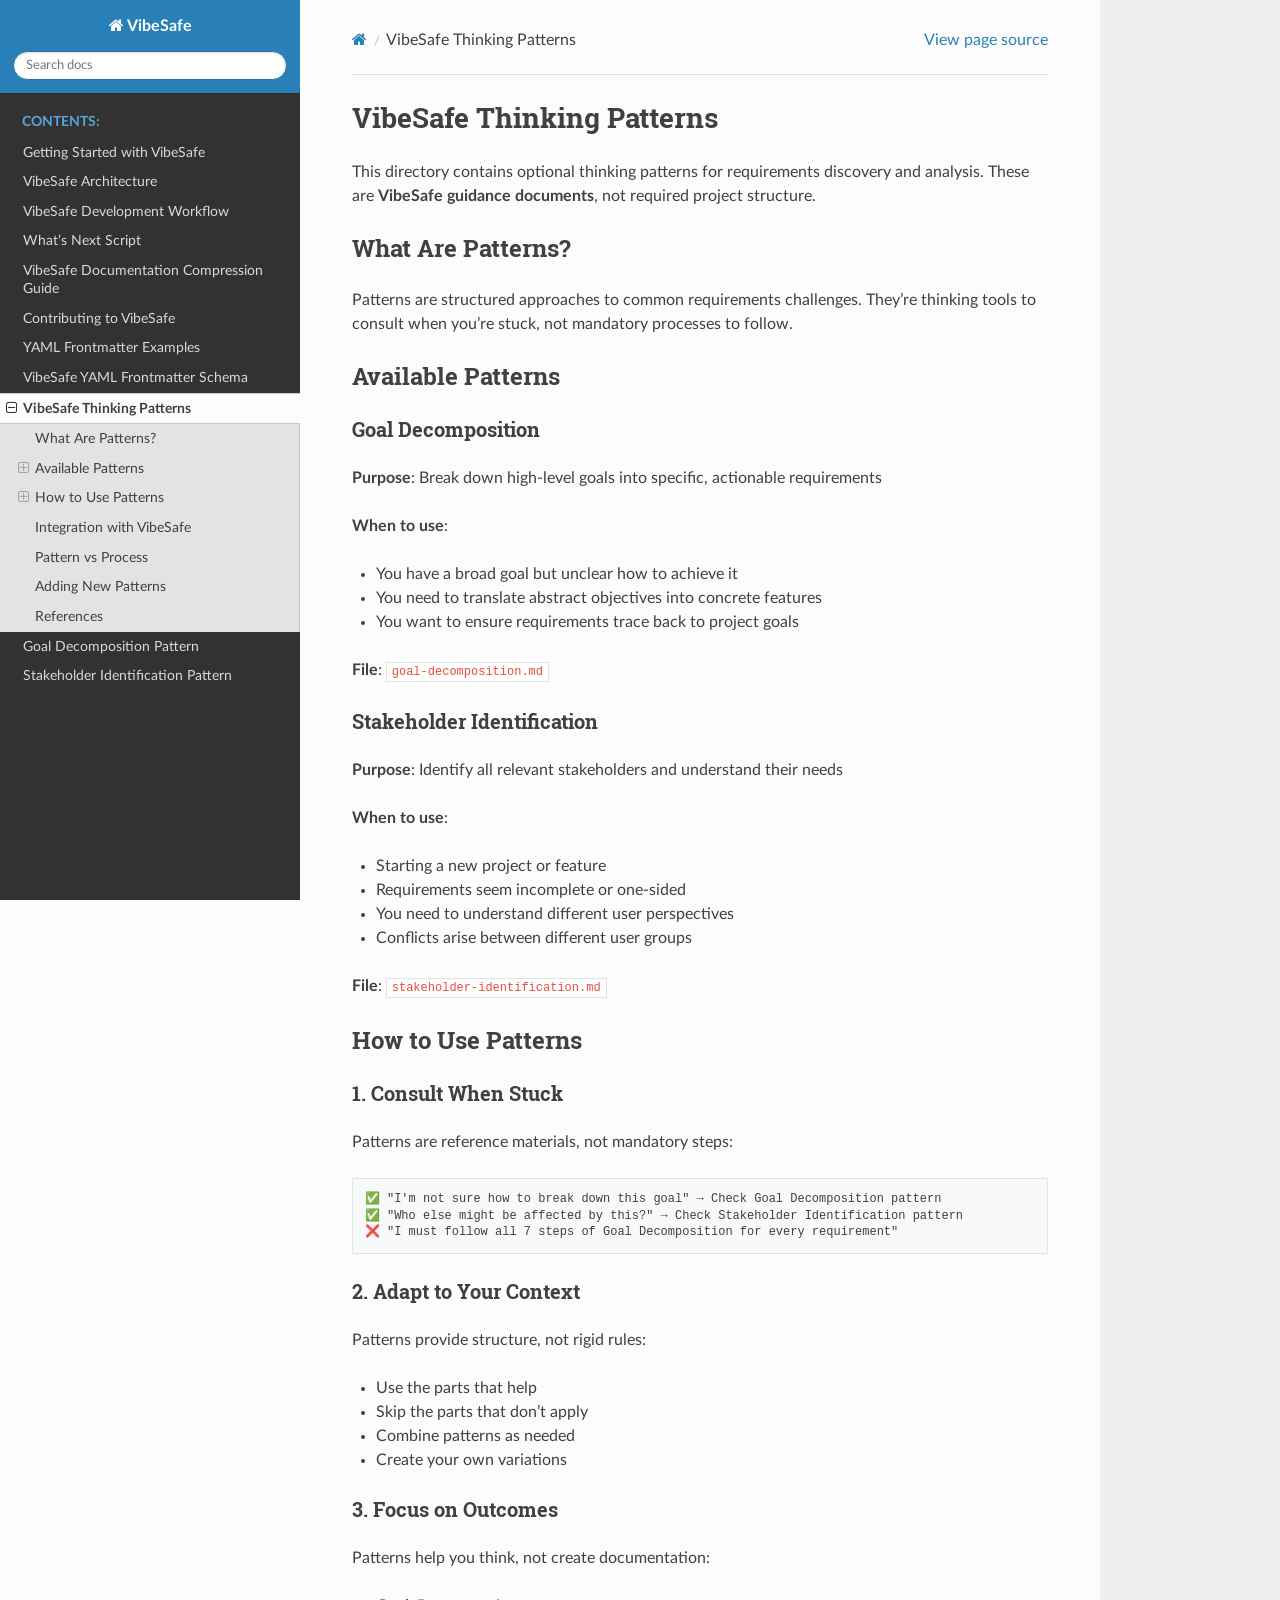
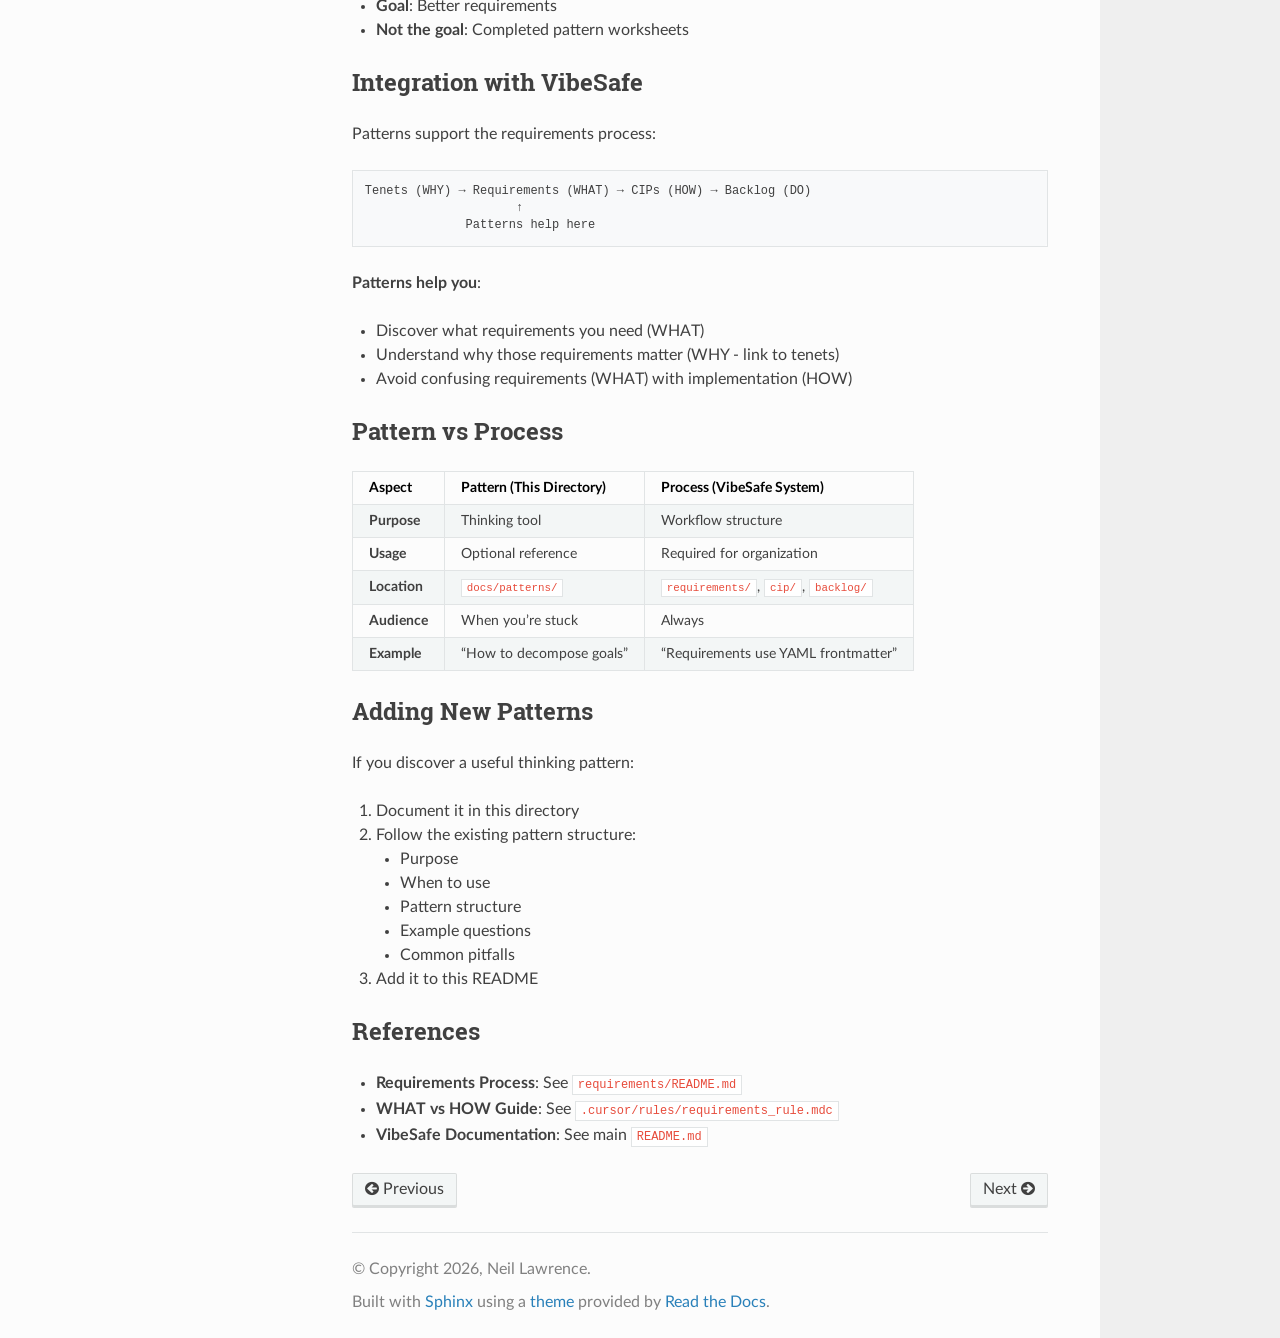
<file: patterns/README.html>
<!DOCTYPE html>
<html class="writer-html5" lang="en" data-content_root="../">
<head>
  <meta charset="utf-8" /><meta name="viewport" content="width=device-width, initial-scale=1" />

  <meta name="viewport" content="width=device-width, initial-scale=1.0" />
  <title>VibeSafe Thinking Patterns &mdash; VibeSafe 0.1.0 documentation</title>
      <link rel="stylesheet" type="text/css" href="../_static/pygments.css?v=b86133f3" />
      <link rel="stylesheet" type="text/css" href="../_static/css/theme.css?v=9edc463e" />
      <link rel="stylesheet" type="text/css" href="../_static/copybutton.css?v=76b2166b" />
      <link rel="stylesheet" type="text/css" href="../_static/custom.css?v=59ca3cb4" />

  
      <script src="../_static/jquery.js?v=5d32c60e"></script>
      <script src="../_static/_sphinx_javascript_frameworks_compat.js?v=2cd50e6c"></script>
      <script src="../_static/documentation_options.js?v=01f34227"></script>
      <script src="../_static/doctools.js?v=9bcbadda"></script>
      <script src="../_static/sphinx_highlight.js?v=dc90522c"></script>
      <script src="../_static/clipboard.min.js?v=a7894cd8"></script>
      <script src="../_static/copybutton.js?v=f281be69"></script>
    <script src="../_static/js/theme.js"></script>
    <link rel="index" title="Index" href="../genindex.html" />
    <link rel="search" title="Search" href="../search.html" />
    <link rel="next" title="Goal Decomposition Pattern" href="goal-decomposition.html" />
    <link rel="prev" title="VibeSafe YAML Frontmatter Schema" href="../yaml_frontmatter_schema.html" /> 
</head>

<body class="wy-body-for-nav"> 
  <div class="wy-grid-for-nav">
    <nav data-toggle="wy-nav-shift" class="wy-nav-side">
      <div class="wy-side-scroll">
        <div class="wy-side-nav-search" >

          
          
          <a href="../index.html" class="icon icon-home">
            VibeSafe
          </a>
<div role="search">
  <form id="rtd-search-form" class="wy-form" action="../search.html" method="get">
    <input type="text" name="q" placeholder="Search docs" aria-label="Search docs" />
    <input type="hidden" name="check_keywords" value="yes" />
    <input type="hidden" name="area" value="default" />
  </form>
</div>
        </div><div class="wy-menu wy-menu-vertical" data-spy="affix" role="navigation" aria-label="Navigation menu">
              <p class="caption" role="heading"><span class="caption-text">Contents:</span></p>
<ul class="current">
<li class="toctree-l1"><a class="reference internal" href="../getting_started.html">Getting Started with VibeSafe</a></li>
<li class="toctree-l1"><a class="reference internal" href="../architecture.html">VibeSafe Architecture</a></li>
<li class="toctree-l1"><a class="reference internal" href="../workflow.html">VibeSafe Development Workflow</a></li>
<li class="toctree-l1"><a class="reference internal" href="../whats_next_script.html">What’s Next Script</a></li>
<li class="toctree-l1"><a class="reference internal" href="../compression-guide.html">VibeSafe Documentation Compression Guide</a></li>
<li class="toctree-l1"><a class="reference internal" href="../contributing.html">Contributing to VibeSafe</a></li>
<li class="toctree-l1"><a class="reference internal" href="../yaml_frontmatter_examples.html">YAML Frontmatter Examples</a></li>
<li class="toctree-l1"><a class="reference internal" href="../yaml_frontmatter_schema.html">VibeSafe YAML Frontmatter Schema</a></li>
<li class="toctree-l1 current"><a class="current reference internal" href="#">VibeSafe Thinking Patterns</a><ul>
<li class="toctree-l2"><a class="reference internal" href="#what-are-patterns">What Are Patterns?</a></li>
<li class="toctree-l2"><a class="reference internal" href="#available-patterns">Available Patterns</a><ul>
<li class="toctree-l3"><a class="reference internal" href="#goal-decomposition">Goal Decomposition</a></li>
<li class="toctree-l3"><a class="reference internal" href="#stakeholder-identification">Stakeholder Identification</a></li>
</ul>
</li>
<li class="toctree-l2"><a class="reference internal" href="#how-to-use-patterns">How to Use Patterns</a><ul>
<li class="toctree-l3"><a class="reference internal" href="#consult-when-stuck">1. Consult When Stuck</a></li>
<li class="toctree-l3"><a class="reference internal" href="#adapt-to-your-context">2. Adapt to Your Context</a></li>
<li class="toctree-l3"><a class="reference internal" href="#focus-on-outcomes">3. Focus on Outcomes</a></li>
</ul>
</li>
<li class="toctree-l2"><a class="reference internal" href="#integration-with-vibesafe">Integration with VibeSafe</a></li>
<li class="toctree-l2"><a class="reference internal" href="#pattern-vs-process">Pattern vs Process</a></li>
<li class="toctree-l2"><a class="reference internal" href="#adding-new-patterns">Adding New Patterns</a></li>
<li class="toctree-l2"><a class="reference internal" href="#references">References</a></li>
</ul>
</li>
<li class="toctree-l1"><a class="reference internal" href="goal-decomposition.html">Goal Decomposition Pattern</a></li>
<li class="toctree-l1"><a class="reference internal" href="stakeholder-identification.html">Stakeholder Identification Pattern</a></li>
</ul>

        </div>
      </div>
    </nav>

    <section data-toggle="wy-nav-shift" class="wy-nav-content-wrap"><nav class="wy-nav-top" aria-label="Mobile navigation menu" >
          <i data-toggle="wy-nav-top" class="fa fa-bars"></i>
          <a href="../index.html">VibeSafe</a>
      </nav>

      <div class="wy-nav-content">
        <div class="rst-content">
          <div role="navigation" aria-label="Page navigation">
  <ul class="wy-breadcrumbs">
      <li><a href="../index.html" class="icon icon-home" aria-label="Home"></a></li>
      <li class="breadcrumb-item active">VibeSafe Thinking Patterns</li>
      <li class="wy-breadcrumbs-aside">
            <a href="../_sources/patterns/README.md.txt" rel="nofollow"> View page source</a>
      </li>
  </ul>
  <hr/>
</div>
          <div role="main" class="document" itemscope="itemscope" itemtype="http://schema.org/Article">
           <div itemprop="articleBody">
             
  <section class="tex2jax_ignore mathjax_ignore" id="vibesafe-thinking-patterns">
<h1>VibeSafe Thinking Patterns<a class="headerlink" href="#vibesafe-thinking-patterns" title="Link to this heading"></a></h1>
<p>This directory contains optional thinking patterns for requirements discovery and analysis. These are <strong>VibeSafe guidance documents</strong>, not required project structure.</p>
<section id="what-are-patterns">
<h2>What Are Patterns?<a class="headerlink" href="#what-are-patterns" title="Link to this heading"></a></h2>
<p>Patterns are structured approaches to common requirements challenges. They’re thinking tools to consult when you’re stuck, not mandatory processes to follow.</p>
</section>
<section id="available-patterns">
<h2>Available Patterns<a class="headerlink" href="#available-patterns" title="Link to this heading"></a></h2>
<section id="goal-decomposition">
<h3>Goal Decomposition<a class="headerlink" href="#goal-decomposition" title="Link to this heading"></a></h3>
<p><strong>Purpose</strong>: Break down high-level goals into specific, actionable requirements</p>
<p><strong>When to use</strong>:</p>
<ul class="simple">
<li><p>You have a broad goal but unclear how to achieve it</p></li>
<li><p>You need to translate abstract objectives into concrete features</p></li>
<li><p>You want to ensure requirements trace back to project goals</p></li>
</ul>
<p><strong>File</strong>: <a class="reference internal" href="goal-decomposition.html"><span class="std std-doc"><code class="docutils literal notranslate"><span class="pre">goal-decomposition.md</span></code></span></a></p>
</section>
<section id="stakeholder-identification">
<h3>Stakeholder Identification<a class="headerlink" href="#stakeholder-identification" title="Link to this heading"></a></h3>
<p><strong>Purpose</strong>: Identify all relevant stakeholders and understand their needs</p>
<p><strong>When to use</strong>:</p>
<ul class="simple">
<li><p>Starting a new project or feature</p></li>
<li><p>Requirements seem incomplete or one-sided</p></li>
<li><p>You need to understand different user perspectives</p></li>
<li><p>Conflicts arise between different user groups</p></li>
</ul>
<p><strong>File</strong>: <a class="reference internal" href="stakeholder-identification.html"><span class="std std-doc"><code class="docutils literal notranslate"><span class="pre">stakeholder-identification.md</span></code></span></a></p>
</section>
</section>
<section id="how-to-use-patterns">
<h2>How to Use Patterns<a class="headerlink" href="#how-to-use-patterns" title="Link to this heading"></a></h2>
<section id="consult-when-stuck">
<h3>1. Consult When Stuck<a class="headerlink" href="#consult-when-stuck" title="Link to this heading"></a></h3>
<p>Patterns are reference materials, not mandatory steps:</p>
<div class="highlight-default notranslate"><div class="highlight"><pre><span></span>✅ "I'm not sure how to break down this goal" → Check Goal Decomposition pattern
✅ "Who else might be affected by this?" → Check Stakeholder Identification pattern
❌ "I must follow all 7 steps of Goal Decomposition for every requirement"
</pre></div>
</div>
</section>
<section id="adapt-to-your-context">
<h3>2. Adapt to Your Context<a class="headerlink" href="#adapt-to-your-context" title="Link to this heading"></a></h3>
<p>Patterns provide structure, not rigid rules:</p>
<ul class="simple">
<li><p>Use the parts that help</p></li>
<li><p>Skip the parts that don’t apply</p></li>
<li><p>Combine patterns as needed</p></li>
<li><p>Create your own variations</p></li>
</ul>
</section>
<section id="focus-on-outcomes">
<h3>3. Focus on Outcomes<a class="headerlink" href="#focus-on-outcomes" title="Link to this heading"></a></h3>
<p>Patterns help you think, not create documentation:</p>
<ul class="simple">
<li><p><strong>Goal</strong>: Better requirements</p></li>
<li><p><strong>Not the goal</strong>: Completed pattern worksheets</p></li>
</ul>
</section>
</section>
<section id="integration-with-vibesafe">
<h2>Integration with VibeSafe<a class="headerlink" href="#integration-with-vibesafe" title="Link to this heading"></a></h2>
<p>Patterns support the requirements process:</p>
<div class="highlight-default notranslate"><div class="highlight"><pre><span></span>Tenets (WHY) → Requirements (WHAT) → CIPs (HOW) → Backlog (DO)
                     ↑
              Patterns help here
</pre></div>
</div>
<p><strong>Patterns help you</strong>:</p>
<ul class="simple">
<li><p>Discover what requirements you need (WHAT)</p></li>
<li><p>Understand why those requirements matter (WHY - link to tenets)</p></li>
<li><p>Avoid confusing requirements (WHAT) with implementation (HOW)</p></li>
</ul>
</section>
<section id="pattern-vs-process">
<h2>Pattern vs Process<a class="headerlink" href="#pattern-vs-process" title="Link to this heading"></a></h2>
<table class="docutils align-default">
<thead>
<tr class="row-odd"><th class="head"><p>Aspect</p></th>
<th class="head"><p>Pattern (This Directory)</p></th>
<th class="head"><p>Process (VibeSafe System)</p></th>
</tr>
</thead>
<tbody>
<tr class="row-even"><td><p><strong>Purpose</strong></p></td>
<td><p>Thinking tool</p></td>
<td><p>Workflow structure</p></td>
</tr>
<tr class="row-odd"><td><p><strong>Usage</strong></p></td>
<td><p>Optional reference</p></td>
<td><p>Required for organization</p></td>
</tr>
<tr class="row-even"><td><p><strong>Location</strong></p></td>
<td><p><code class="docutils literal notranslate"><span class="pre">docs/patterns/</span></code></p></td>
<td><p><code class="docutils literal notranslate"><span class="pre">requirements/</span></code>, <code class="docutils literal notranslate"><span class="pre">cip/</span></code>, <code class="docutils literal notranslate"><span class="pre">backlog/</span></code></p></td>
</tr>
<tr class="row-odd"><td><p><strong>Audience</strong></p></td>
<td><p>When you’re stuck</p></td>
<td><p>Always</p></td>
</tr>
<tr class="row-even"><td><p><strong>Example</strong></p></td>
<td><p>“How to decompose goals”</p></td>
<td><p>“Requirements use YAML frontmatter”</p></td>
</tr>
</tbody>
</table>
</section>
<section id="adding-new-patterns">
<h2>Adding New Patterns<a class="headerlink" href="#adding-new-patterns" title="Link to this heading"></a></h2>
<p>If you discover a useful thinking pattern:</p>
<ol class="arabic simple">
<li><p>Document it in this directory</p></li>
<li><p>Follow the existing pattern structure:</p>
<ul class="simple">
<li><p>Purpose</p></li>
<li><p>When to use</p></li>
<li><p>Pattern structure</p></li>
<li><p>Example questions</p></li>
<li><p>Common pitfalls</p></li>
</ul>
</li>
<li><p>Add it to this README</p></li>
</ol>
</section>
<section id="references">
<h2>References<a class="headerlink" href="#references" title="Link to this heading"></a></h2>
<ul class="simple">
<li><p><strong>Requirements Process</strong>: See <code class="docutils literal notranslate"><span class="pre">requirements/README.md</span></code></p></li>
<li><p><strong>WHAT vs HOW Guide</strong>: See <code class="docutils literal notranslate"><span class="pre">.cursor/rules/requirements_rule.mdc</span></code></p></li>
<li><p><strong>VibeSafe Documentation</strong>: See main <code class="docutils literal notranslate"><span class="pre">README.md</span></code></p></li>
</ul>
</section>
</section>


           </div>
          </div>
          <footer><div class="rst-footer-buttons" role="navigation" aria-label="Footer">
        <a href="../yaml_frontmatter_schema.html" class="btn btn-neutral float-left" title="VibeSafe YAML Frontmatter Schema" accesskey="p" rel="prev"><span class="fa fa-arrow-circle-left" aria-hidden="true"></span> Previous</a>
        <a href="goal-decomposition.html" class="btn btn-neutral float-right" title="Goal Decomposition Pattern" accesskey="n" rel="next">Next <span class="fa fa-arrow-circle-right" aria-hidden="true"></span></a>
    </div>

  <hr/>

  <div role="contentinfo">
    <p>&#169; Copyright 2026, Neil Lawrence.</p>
  </div>

  Built with <a href="https://www.sphinx-doc.org/">Sphinx</a> using a
    <a href="https://github.com/readthedocs/sphinx_rtd_theme">theme</a>
    provided by <a href="https://readthedocs.org">Read the Docs</a>.
   

</footer>
        </div>
      </div>
    </section>
  </div>
  <script>
      jQuery(function () {
          SphinxRtdTheme.Navigation.enable(true);
      });
  </script> 

</body>
</html>
</file>
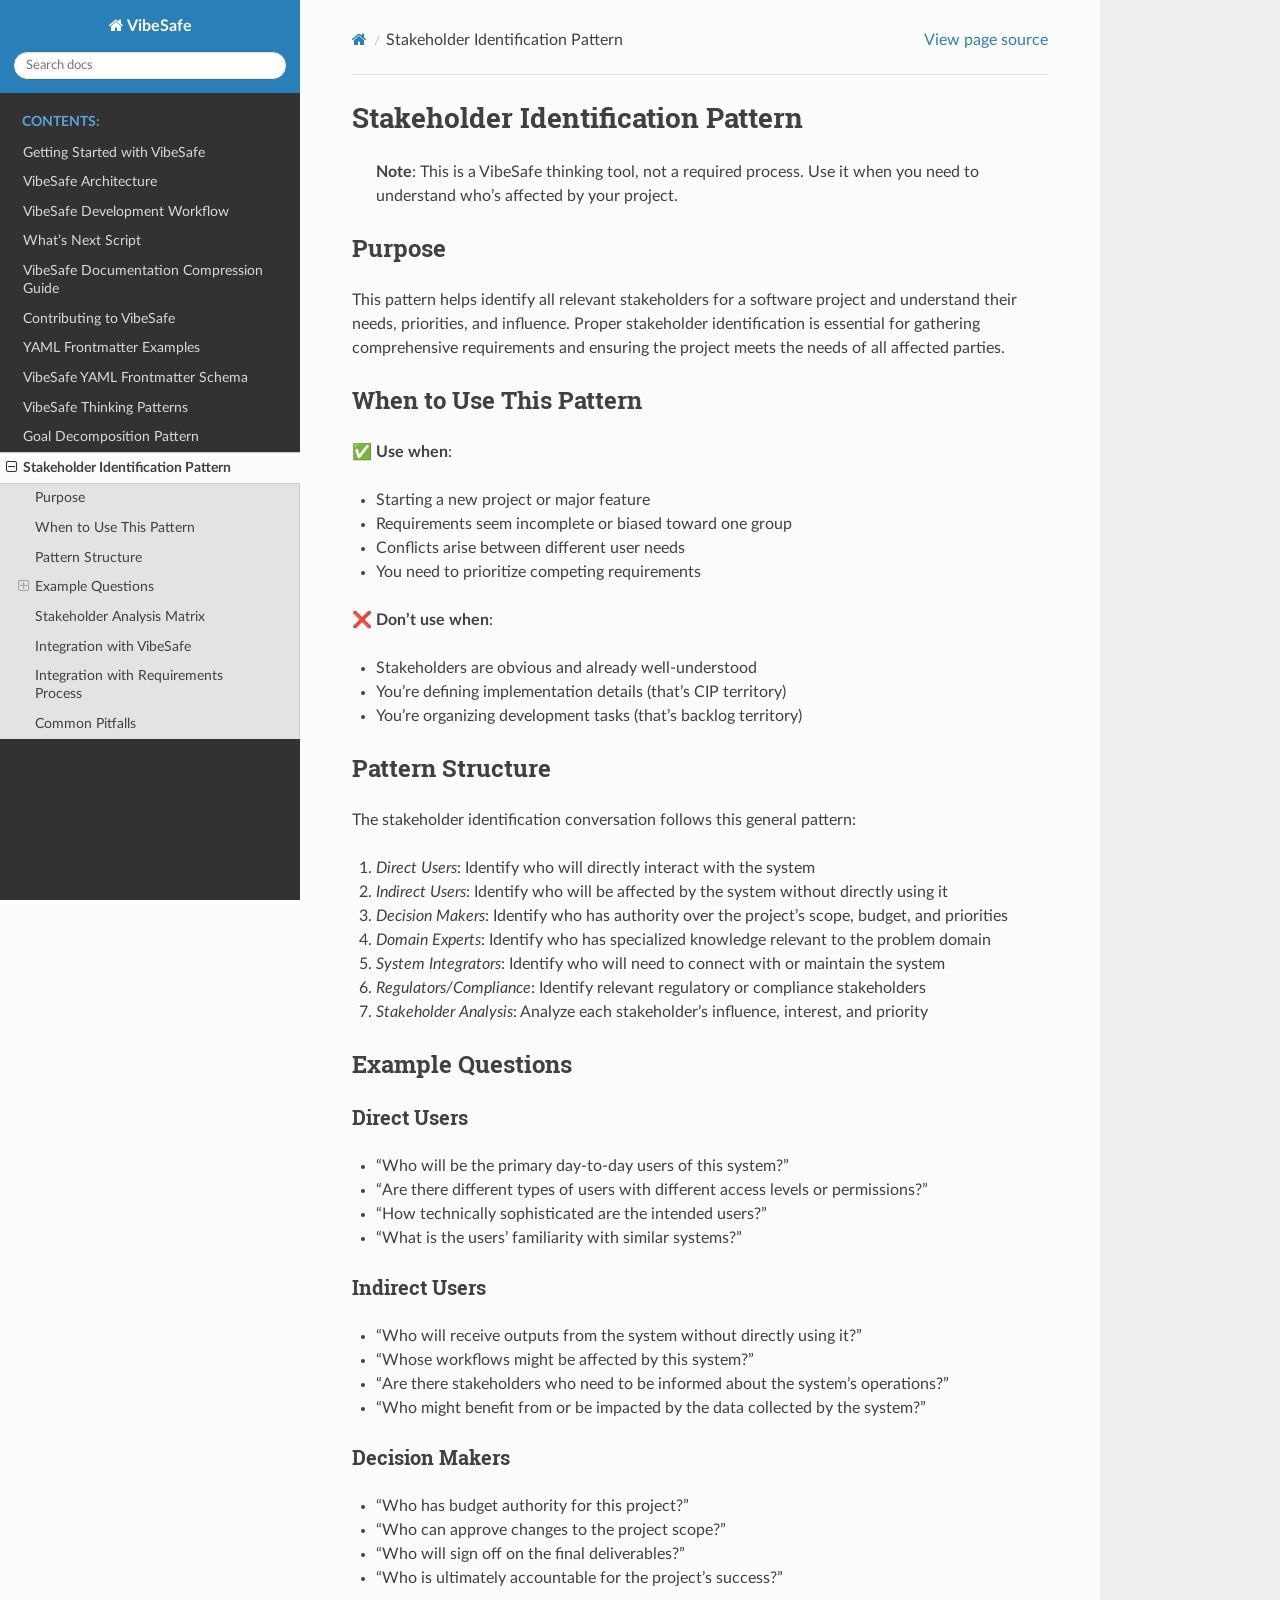
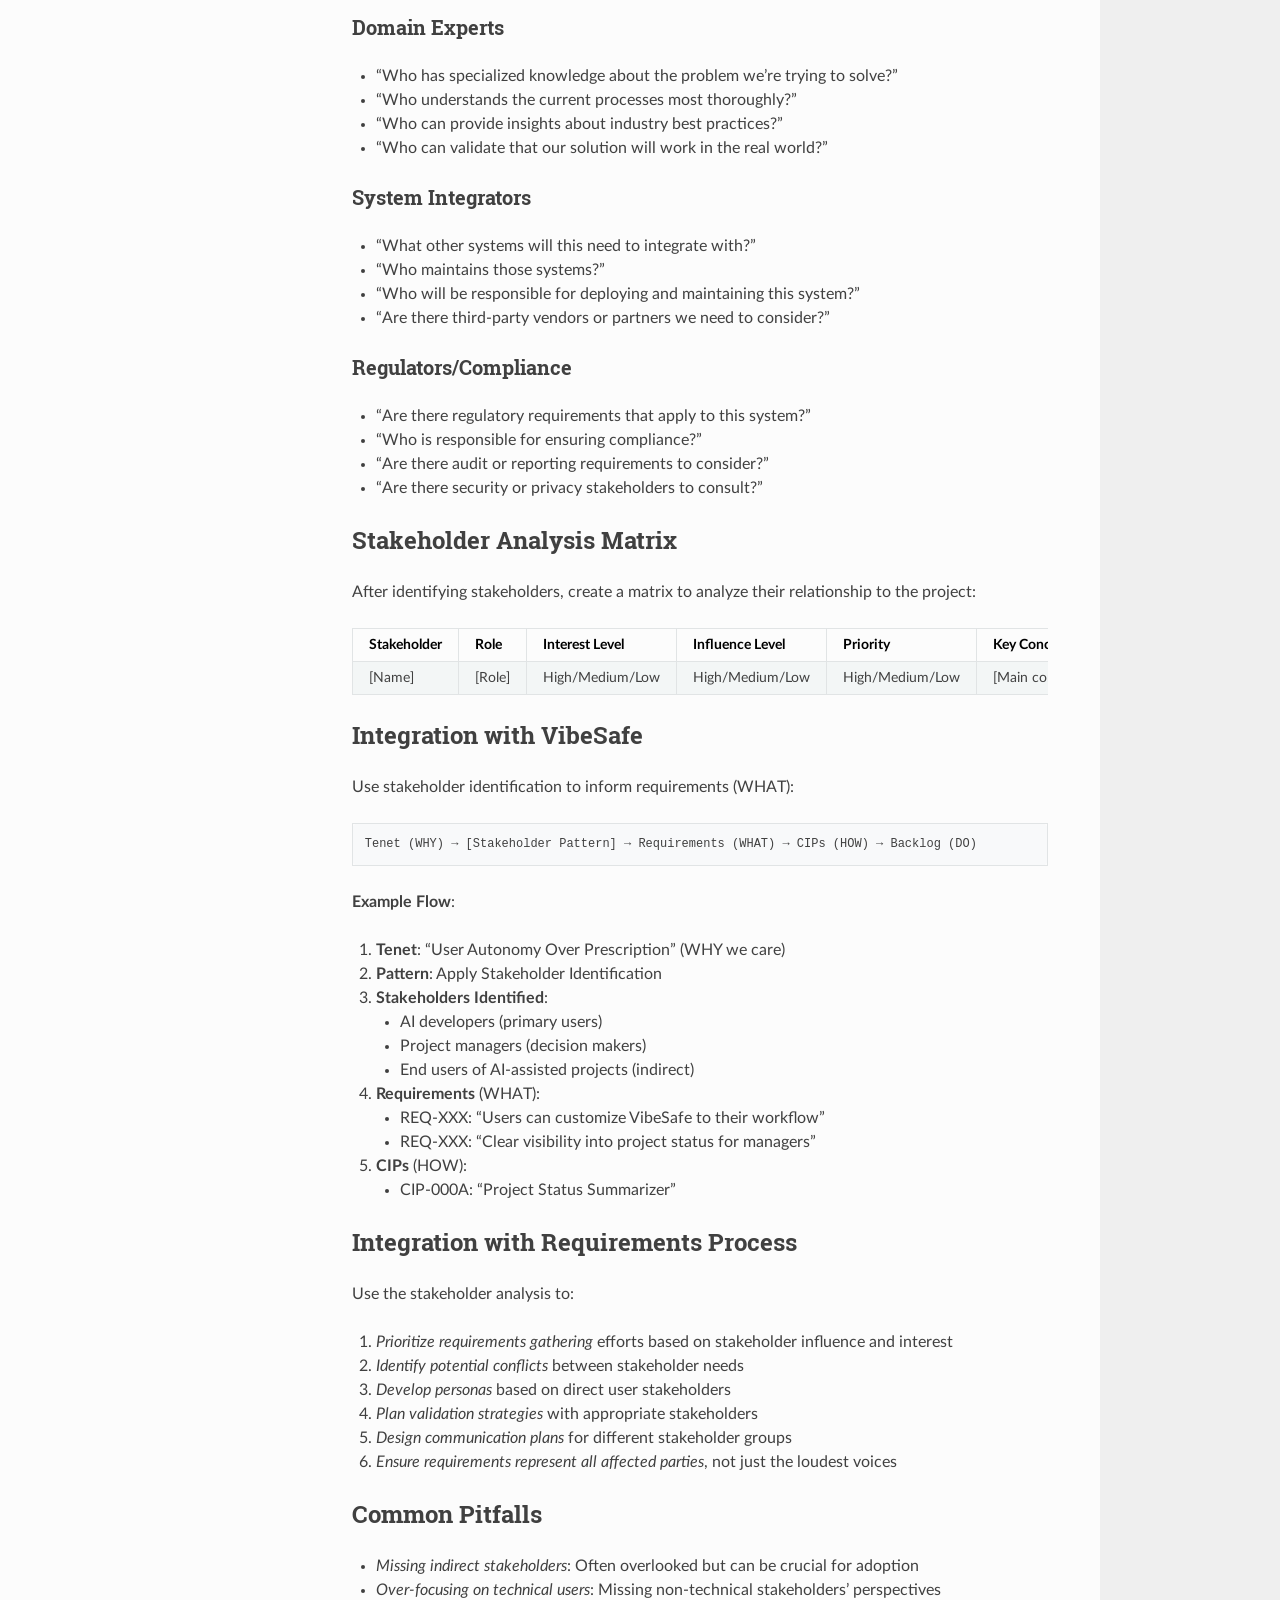
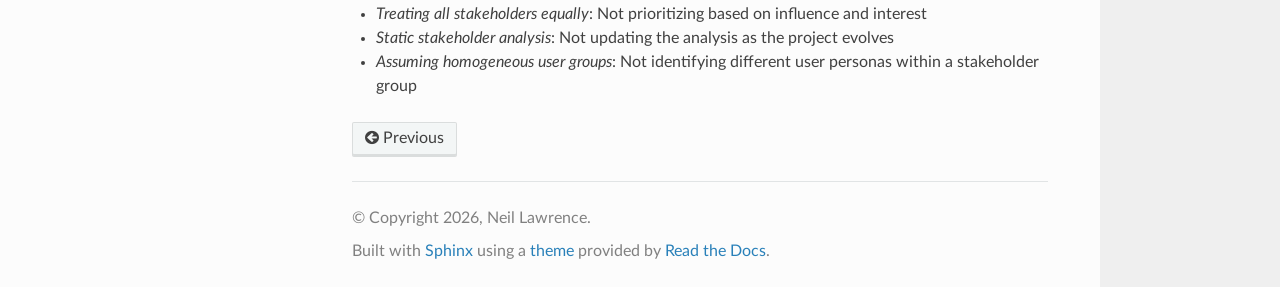
<file: patterns/stakeholder-identification.html>
<!DOCTYPE html>
<html class="writer-html5" lang="en" data-content_root="../">
<head>
  <meta charset="utf-8" /><meta name="viewport" content="width=device-width, initial-scale=1" />

  <meta name="viewport" content="width=device-width, initial-scale=1.0" />
  <title>Stakeholder Identification Pattern &mdash; VibeSafe 0.1.0 documentation</title>
      <link rel="stylesheet" type="text/css" href="../_static/pygments.css?v=b86133f3" />
      <link rel="stylesheet" type="text/css" href="../_static/css/theme.css?v=9edc463e" />
      <link rel="stylesheet" type="text/css" href="../_static/copybutton.css?v=76b2166b" />
      <link rel="stylesheet" type="text/css" href="../_static/custom.css?v=59ca3cb4" />

  
      <script src="../_static/jquery.js?v=5d32c60e"></script>
      <script src="../_static/_sphinx_javascript_frameworks_compat.js?v=2cd50e6c"></script>
      <script src="../_static/documentation_options.js?v=01f34227"></script>
      <script src="../_static/doctools.js?v=9bcbadda"></script>
      <script src="../_static/sphinx_highlight.js?v=dc90522c"></script>
      <script src="../_static/clipboard.min.js?v=a7894cd8"></script>
      <script src="../_static/copybutton.js?v=f281be69"></script>
    <script src="../_static/js/theme.js"></script>
    <link rel="index" title="Index" href="../genindex.html" />
    <link rel="search" title="Search" href="../search.html" />
    <link rel="prev" title="Goal Decomposition Pattern" href="goal-decomposition.html" /> 
</head>

<body class="wy-body-for-nav"> 
  <div class="wy-grid-for-nav">
    <nav data-toggle="wy-nav-shift" class="wy-nav-side">
      <div class="wy-side-scroll">
        <div class="wy-side-nav-search" >

          
          
          <a href="../index.html" class="icon icon-home">
            VibeSafe
          </a>
<div role="search">
  <form id="rtd-search-form" class="wy-form" action="../search.html" method="get">
    <input type="text" name="q" placeholder="Search docs" aria-label="Search docs" />
    <input type="hidden" name="check_keywords" value="yes" />
    <input type="hidden" name="area" value="default" />
  </form>
</div>
        </div><div class="wy-menu wy-menu-vertical" data-spy="affix" role="navigation" aria-label="Navigation menu">
              <p class="caption" role="heading"><span class="caption-text">Contents:</span></p>
<ul class="current">
<li class="toctree-l1"><a class="reference internal" href="../getting_started.html">Getting Started with VibeSafe</a></li>
<li class="toctree-l1"><a class="reference internal" href="../architecture.html">VibeSafe Architecture</a></li>
<li class="toctree-l1"><a class="reference internal" href="../workflow.html">VibeSafe Development Workflow</a></li>
<li class="toctree-l1"><a class="reference internal" href="../whats_next_script.html">What’s Next Script</a></li>
<li class="toctree-l1"><a class="reference internal" href="../compression-guide.html">VibeSafe Documentation Compression Guide</a></li>
<li class="toctree-l1"><a class="reference internal" href="../contributing.html">Contributing to VibeSafe</a></li>
<li class="toctree-l1"><a class="reference internal" href="../yaml_frontmatter_examples.html">YAML Frontmatter Examples</a></li>
<li class="toctree-l1"><a class="reference internal" href="../yaml_frontmatter_schema.html">VibeSafe YAML Frontmatter Schema</a></li>
<li class="toctree-l1"><a class="reference internal" href="README.html">VibeSafe Thinking Patterns</a></li>
<li class="toctree-l1"><a class="reference internal" href="goal-decomposition.html">Goal Decomposition Pattern</a></li>
<li class="toctree-l1 current"><a class="current reference internal" href="#">Stakeholder Identification Pattern</a><ul>
<li class="toctree-l2"><a class="reference internal" href="#purpose">Purpose</a></li>
<li class="toctree-l2"><a class="reference internal" href="#when-to-use-this-pattern">When to Use This Pattern</a></li>
<li class="toctree-l2"><a class="reference internal" href="#pattern-structure">Pattern Structure</a></li>
<li class="toctree-l2"><a class="reference internal" href="#example-questions">Example Questions</a><ul>
<li class="toctree-l3"><a class="reference internal" href="#direct-users">Direct Users</a></li>
<li class="toctree-l3"><a class="reference internal" href="#indirect-users">Indirect Users</a></li>
<li class="toctree-l3"><a class="reference internal" href="#decision-makers">Decision Makers</a></li>
<li class="toctree-l3"><a class="reference internal" href="#domain-experts">Domain Experts</a></li>
<li class="toctree-l3"><a class="reference internal" href="#system-integrators">System Integrators</a></li>
<li class="toctree-l3"><a class="reference internal" href="#regulators-compliance">Regulators/Compliance</a></li>
</ul>
</li>
<li class="toctree-l2"><a class="reference internal" href="#stakeholder-analysis-matrix">Stakeholder Analysis Matrix</a></li>
<li class="toctree-l2"><a class="reference internal" href="#integration-with-vibesafe">Integration with VibeSafe</a></li>
<li class="toctree-l2"><a class="reference internal" href="#integration-with-requirements-process">Integration with Requirements Process</a></li>
<li class="toctree-l2"><a class="reference internal" href="#common-pitfalls">Common Pitfalls</a></li>
</ul>
</li>
</ul>

        </div>
      </div>
    </nav>

    <section data-toggle="wy-nav-shift" class="wy-nav-content-wrap"><nav class="wy-nav-top" aria-label="Mobile navigation menu" >
          <i data-toggle="wy-nav-top" class="fa fa-bars"></i>
          <a href="../index.html">VibeSafe</a>
      </nav>

      <div class="wy-nav-content">
        <div class="rst-content">
          <div role="navigation" aria-label="Page navigation">
  <ul class="wy-breadcrumbs">
      <li><a href="../index.html" class="icon icon-home" aria-label="Home"></a></li>
      <li class="breadcrumb-item active">Stakeholder Identification Pattern</li>
      <li class="wy-breadcrumbs-aside">
            <a href="../_sources/patterns/stakeholder-identification.md.txt" rel="nofollow"> View page source</a>
      </li>
  </ul>
  <hr/>
</div>
          <div role="main" class="document" itemscope="itemscope" itemtype="http://schema.org/Article">
           <div itemprop="articleBody">
             
  <section class="tex2jax_ignore mathjax_ignore" id="stakeholder-identification-pattern">
<h1>Stakeholder Identification Pattern<a class="headerlink" href="#stakeholder-identification-pattern" title="Link to this heading"></a></h1>
<blockquote>
<div><p><strong>Note</strong>: This is a VibeSafe thinking tool, not a required process. Use it when you need to understand who’s affected by your project.</p>
</div></blockquote>
<section id="purpose">
<h2>Purpose<a class="headerlink" href="#purpose" title="Link to this heading"></a></h2>
<p>This pattern helps identify all relevant stakeholders for a software project and understand their needs, priorities, and influence. Proper stakeholder identification is essential for gathering comprehensive requirements and ensuring the project meets the needs of all affected parties.</p>
</section>
<section id="when-to-use-this-pattern">
<h2>When to Use This Pattern<a class="headerlink" href="#when-to-use-this-pattern" title="Link to this heading"></a></h2>
<p>✅ <strong>Use when</strong>:</p>
<ul class="simple">
<li><p>Starting a new project or major feature</p></li>
<li><p>Requirements seem incomplete or biased toward one group</p></li>
<li><p>Conflicts arise between different user needs</p></li>
<li><p>You need to prioritize competing requirements</p></li>
</ul>
<p>❌ <strong>Don’t use when</strong>:</p>
<ul class="simple">
<li><p>Stakeholders are obvious and already well-understood</p></li>
<li><p>You’re defining implementation details (that’s CIP territory)</p></li>
<li><p>You’re organizing development tasks (that’s backlog territory)</p></li>
</ul>
</section>
<section id="pattern-structure">
<h2>Pattern Structure<a class="headerlink" href="#pattern-structure" title="Link to this heading"></a></h2>
<p>The stakeholder identification conversation follows this general pattern:</p>
<ol class="arabic simple">
<li><p><em>Direct Users</em>: Identify who will directly interact with the system</p></li>
<li><p><em>Indirect Users</em>: Identify who will be affected by the system without directly using it</p></li>
<li><p><em>Decision Makers</em>: Identify who has authority over the project’s scope, budget, and priorities</p></li>
<li><p><em>Domain Experts</em>: Identify who has specialized knowledge relevant to the problem domain</p></li>
<li><p><em>System Integrators</em>: Identify who will need to connect with or maintain the system</p></li>
<li><p><em>Regulators/Compliance</em>: Identify relevant regulatory or compliance stakeholders</p></li>
<li><p><em>Stakeholder Analysis</em>: Analyze each stakeholder’s influence, interest, and priority</p></li>
</ol>
</section>
<section id="example-questions">
<h2>Example Questions<a class="headerlink" href="#example-questions" title="Link to this heading"></a></h2>
<section id="direct-users">
<h3>Direct Users<a class="headerlink" href="#direct-users" title="Link to this heading"></a></h3>
<ul class="simple">
<li><p>“Who will be the primary day-to-day users of this system?”</p></li>
<li><p>“Are there different types of users with different access levels or permissions?”</p></li>
<li><p>“How technically sophisticated are the intended users?”</p></li>
<li><p>“What is the users’ familiarity with similar systems?”</p></li>
</ul>
</section>
<section id="indirect-users">
<h3>Indirect Users<a class="headerlink" href="#indirect-users" title="Link to this heading"></a></h3>
<ul class="simple">
<li><p>“Who will receive outputs from the system without directly using it?”</p></li>
<li><p>“Whose workflows might be affected by this system?”</p></li>
<li><p>“Are there stakeholders who need to be informed about the system’s operations?”</p></li>
<li><p>“Who might benefit from or be impacted by the data collected by the system?”</p></li>
</ul>
</section>
<section id="decision-makers">
<h3>Decision Makers<a class="headerlink" href="#decision-makers" title="Link to this heading"></a></h3>
<ul class="simple">
<li><p>“Who has budget authority for this project?”</p></li>
<li><p>“Who can approve changes to the project scope?”</p></li>
<li><p>“Who will sign off on the final deliverables?”</p></li>
<li><p>“Who is ultimately accountable for the project’s success?”</p></li>
</ul>
</section>
<section id="domain-experts">
<h3>Domain Experts<a class="headerlink" href="#domain-experts" title="Link to this heading"></a></h3>
<ul class="simple">
<li><p>“Who has specialized knowledge about the problem we’re trying to solve?”</p></li>
<li><p>“Who understands the current processes most thoroughly?”</p></li>
<li><p>“Who can provide insights about industry best practices?”</p></li>
<li><p>“Who can validate that our solution will work in the real world?”</p></li>
</ul>
</section>
<section id="system-integrators">
<h3>System Integrators<a class="headerlink" href="#system-integrators" title="Link to this heading"></a></h3>
<ul class="simple">
<li><p>“What other systems will this need to integrate with?”</p></li>
<li><p>“Who maintains those systems?”</p></li>
<li><p>“Who will be responsible for deploying and maintaining this system?”</p></li>
<li><p>“Are there third-party vendors or partners we need to consider?”</p></li>
</ul>
</section>
<section id="regulators-compliance">
<h3>Regulators/Compliance<a class="headerlink" href="#regulators-compliance" title="Link to this heading"></a></h3>
<ul class="simple">
<li><p>“Are there regulatory requirements that apply to this system?”</p></li>
<li><p>“Who is responsible for ensuring compliance?”</p></li>
<li><p>“Are there audit or reporting requirements to consider?”</p></li>
<li><p>“Are there security or privacy stakeholders to consult?”</p></li>
</ul>
</section>
</section>
<section id="stakeholder-analysis-matrix">
<h2>Stakeholder Analysis Matrix<a class="headerlink" href="#stakeholder-analysis-matrix" title="Link to this heading"></a></h2>
<p>After identifying stakeholders, create a matrix to analyze their relationship to the project:</p>
<table class="docutils align-default">
<thead>
<tr class="row-odd"><th class="head"><p>Stakeholder</p></th>
<th class="head"><p>Role</p></th>
<th class="head"><p>Interest Level</p></th>
<th class="head"><p>Influence Level</p></th>
<th class="head"><p>Priority</p></th>
<th class="head"><p>Key Concerns</p></th>
<th class="head"><p>Communication Channel</p></th>
</tr>
</thead>
<tbody>
<tr class="row-even"><td><p>[Name]</p></td>
<td><p>[Role]</p></td>
<td><p>High/Medium/Low</p></td>
<td><p>High/Medium/Low</p></td>
<td><p>High/Medium/Low</p></td>
<td><p>[Main concerns]</p></td>
<td><p>[How to reach them]</p></td>
</tr>
</tbody>
</table>
</section>
<section id="integration-with-vibesafe">
<h2>Integration with VibeSafe<a class="headerlink" href="#integration-with-vibesafe" title="Link to this heading"></a></h2>
<p>Use stakeholder identification to inform requirements (WHAT):</p>
<div class="highlight-default notranslate"><div class="highlight"><pre><span></span>Tenet (WHY) → [Stakeholder Pattern] → Requirements (WHAT) → CIPs (HOW) → Backlog (DO)
</pre></div>
</div>
<p><strong>Example Flow</strong>:</p>
<ol class="arabic simple">
<li><p><strong>Tenet</strong>: “User Autonomy Over Prescription” (WHY we care)</p></li>
<li><p><strong>Pattern</strong>: Apply Stakeholder Identification</p></li>
<li><p><strong>Stakeholders Identified</strong>:</p>
<ul class="simple">
<li><p>AI developers (primary users)</p></li>
<li><p>Project managers (decision makers)</p></li>
<li><p>End users of AI-assisted projects (indirect)</p></li>
</ul>
</li>
<li><p><strong>Requirements</strong> (WHAT):</p>
<ul class="simple">
<li><p>REQ-XXX: “Users can customize VibeSafe to their workflow”</p></li>
<li><p>REQ-XXX: “Clear visibility into project status for managers”</p></li>
</ul>
</li>
<li><p><strong>CIPs</strong> (HOW):</p>
<ul class="simple">
<li><p>CIP-000A: “Project Status Summarizer”</p></li>
</ul>
</li>
</ol>
</section>
<section id="integration-with-requirements-process">
<h2>Integration with Requirements Process<a class="headerlink" href="#integration-with-requirements-process" title="Link to this heading"></a></h2>
<p>Use the stakeholder analysis to:</p>
<ol class="arabic simple">
<li><p><em>Prioritize requirements gathering</em> efforts based on stakeholder influence and interest</p></li>
<li><p><em>Identify potential conflicts</em> between stakeholder needs</p></li>
<li><p><em>Develop personas</em> based on direct user stakeholders</p></li>
<li><p><em>Plan validation strategies</em> with appropriate stakeholders</p></li>
<li><p><em>Design communication plans</em> for different stakeholder groups</p></li>
<li><p><em>Ensure requirements represent all affected parties</em>, not just the loudest voices</p></li>
</ol>
</section>
<section id="common-pitfalls">
<h2>Common Pitfalls<a class="headerlink" href="#common-pitfalls" title="Link to this heading"></a></h2>
<ul class="simple">
<li><p><em>Missing indirect stakeholders</em>: Often overlooked but can be crucial for adoption</p></li>
<li><p><em>Over-focusing on technical users</em>: Missing non-technical stakeholders’ perspectives</p></li>
<li><p><em>Treating all stakeholders equally</em>: Not prioritizing based on influence and interest</p></li>
<li><p><em>Static stakeholder analysis</em>: Not updating the analysis as the project evolves</p></li>
<li><p><em>Assuming homogeneous user groups</em>: Not identifying different user personas within a stakeholder group</p></li>
</ul>
</section>
</section>


           </div>
          </div>
          <footer><div class="rst-footer-buttons" role="navigation" aria-label="Footer">
        <a href="goal-decomposition.html" class="btn btn-neutral float-left" title="Goal Decomposition Pattern" accesskey="p" rel="prev"><span class="fa fa-arrow-circle-left" aria-hidden="true"></span> Previous</a>
    </div>

  <hr/>

  <div role="contentinfo">
    <p>&#169; Copyright 2026, Neil Lawrence.</p>
  </div>

  Built with <a href="https://www.sphinx-doc.org/">Sphinx</a> using a
    <a href="https://github.com/readthedocs/sphinx_rtd_theme">theme</a>
    provided by <a href="https://readthedocs.org">Read the Docs</a>.
   

</footer>
        </div>
      </div>
    </section>
  </div>
  <script>
      jQuery(function () {
          SphinxRtdTheme.Navigation.enable(true);
      });
  </script> 

</body>
</html>
</file>
<file: _static/pygments.css>
pre { line-height: 125%; }
td.linenos .normal { color: inherit; background-color: transparent; padding-left: 5px; padding-right: 5px; }
span.linenos { color: inherit; background-color: transparent; padding-left: 5px; padding-right: 5px; }
td.linenos .special { color: #000000; background-color: #ffffc0; padding-left: 5px; padding-right: 5px; }
span.linenos.special { color: #000000; background-color: #ffffc0; padding-left: 5px; padding-right: 5px; }
.highlight .hll { background-color: #ffffcc }
.highlight { background: #f8f8f8; }
.highlight .c { color: #3D7B7B; font-style: italic } /* Comment */
.highlight .err { border: 1px solid #F00 } /* Error */
.highlight .k { color: #008000; font-weight: bold } /* Keyword */
.highlight .o { color: #666 } /* Operator */
.highlight .ch { color: #3D7B7B; font-style: italic } /* Comment.Hashbang */
.highlight .cm { color: #3D7B7B; font-style: italic } /* Comment.Multiline */
.highlight .cp { color: #9C6500 } /* Comment.Preproc */
.highlight .cpf { color: #3D7B7B; font-style: italic } /* Comment.PreprocFile */
.highlight .c1 { color: #3D7B7B; font-style: italic } /* Comment.Single */
.highlight .cs { color: #3D7B7B; font-style: italic } /* Comment.Special */
.highlight .gd { color: #A00000 } /* Generic.Deleted */
.highlight .ge { font-style: italic } /* Generic.Emph */
.highlight .ges { font-weight: bold; font-style: italic } /* Generic.EmphStrong */
.highlight .gr { color: #E40000 } /* Generic.Error */
.highlight .gh { color: #000080; font-weight: bold } /* Generic.Heading */
.highlight .gi { color: #008400 } /* Generic.Inserted */
.highlight .go { color: #717171 } /* Generic.Output */
.highlight .gp { color: #000080; font-weight: bold } /* Generic.Prompt */
.highlight .gs { font-weight: bold } /* Generic.Strong */
.highlight .gu { color: #800080; font-weight: bold } /* Generic.Subheading */
.highlight .gt { color: #04D } /* Generic.Traceback */
.highlight .kc { color: #008000; font-weight: bold } /* Keyword.Constant */
.highlight .kd { color: #008000; font-weight: bold } /* Keyword.Declaration */
.highlight .kn { color: #008000; font-weight: bold } /* Keyword.Namespace */
.highlight .kp { color: #008000 } /* Keyword.Pseudo */
.highlight .kr { color: #008000; font-weight: bold } /* Keyword.Reserved */
.highlight .kt { color: #B00040 } /* Keyword.Type */
.highlight .m { color: #666 } /* Literal.Number */
.highlight .s { color: #BA2121 } /* Literal.String */
.highlight .na { color: #687822 } /* Name.Attribute */
.highlight .nb { color: #008000 } /* Name.Builtin */
.highlight .nc { color: #00F; font-weight: bold } /* Name.Class */
.highlight .no { color: #800 } /* Name.Constant */
.highlight .nd { color: #A2F } /* Name.Decorator */
.highlight .ni { color: #717171; font-weight: bold } /* Name.Entity */
.highlight .ne { color: #CB3F38; font-weight: bold } /* Name.Exception */
.highlight .nf { color: #00F } /* Name.Function */
.highlight .nl { color: #767600 } /* Name.Label */
.highlight .nn { color: #00F; font-weight: bold } /* Name.Namespace */
.highlight .nt { color: #008000; font-weight: bold } /* Name.Tag */
.highlight .nv { color: #19177C } /* Name.Variable */
.highlight .ow { color: #A2F; font-weight: bold } /* Operator.Word */
.highlight .w { color: #BBB } /* Text.Whitespace */
.highlight .mb { color: #666 } /* Literal.Number.Bin */
.highlight .mf { color: #666 } /* Literal.Number.Float */
.highlight .mh { color: #666 } /* Literal.Number.Hex */
.highlight .mi { color: #666 } /* Literal.Number.Integer */
.highlight .mo { color: #666 } /* Literal.Number.Oct */
.highlight .sa { color: #BA2121 } /* Literal.String.Affix */
.highlight .sb { color: #BA2121 } /* Literal.String.Backtick */
.highlight .sc { color: #BA2121 } /* Literal.String.Char */
.highlight .dl { color: #BA2121 } /* Literal.String.Delimiter */
.highlight .sd { color: #BA2121; font-style: italic } /* Literal.String.Doc */
.highlight .s2 { color: #BA2121 } /* Literal.String.Double */
.highlight .se { color: #AA5D1F; font-weight: bold } /* Literal.String.Escape */
.highlight .sh { color: #BA2121 } /* Literal.String.Heredoc */
.highlight .si { color: #A45A77; font-weight: bold } /* Literal.String.Interpol */
.highlight .sx { color: #008000 } /* Literal.String.Other */
.highlight .sr { color: #A45A77 } /* Literal.String.Regex */
.highlight .s1 { color: #BA2121 } /* Literal.String.Single */
.highlight .ss { color: #19177C } /* Literal.String.Symbol */
.highlight .bp { color: #008000 } /* Name.Builtin.Pseudo */
.highlight .fm { color: #00F } /* Name.Function.Magic */
.highlight .vc { color: #19177C } /* Name.Variable.Class */
.highlight .vg { color: #19177C } /* Name.Variable.Global */
.highlight .vi { color: #19177C } /* Name.Variable.Instance */
.highlight .vm { color: #19177C } /* Name.Variable.Magic */
.highlight .il { color: #666 } /* Literal.Number.Integer.Long */
</file>
<file: _static/css/theme.css>
html{box-sizing:border-box}*,:after,:before{box-sizing:inherit}article,aside,details,figcaption,figure,footer,header,hgroup,nav,section{display:block}audio,canvas,video{display:inline-block;*display:inline;*zoom:1}[hidden],audio:not([controls]){display:none}*{-webkit-box-sizing:border-box;-moz-box-sizing:border-box;box-sizing:border-box}html{font-size:100%;-webkit-text-size-adjust:100%;-ms-text-size-adjust:100%}body{margin:0}a:active,a:hover{outline:0}abbr[title]{border-bottom:1px dotted}b,strong{font-weight:700}blockquote{margin:0}dfn{font-style:italic}ins{background:#ff9;text-decoration:none}ins,mark{color:#000}mark{background:#ff0;font-style:italic;font-weight:700}.rst-content code,.rst-content tt,code,kbd,pre,samp{font-family:monospace,serif;_font-family:courier new,monospace;font-size:1em}pre{white-space:pre}q{quotes:none}q:after,q:before{content:"";content:none}small{font-size:85%}sub,sup{font-size:75%;line-height:0;position:relative;vertical-align:baseline}sup{top:-.5em}sub{bottom:-.25em}dl,ol,ul{margin:0;padding:0;list-style:none;list-style-image:none}li{list-style:none}dd{margin:0}img{border:0;-ms-interpolation-mode:bicubic;vertical-align:middle;max-width:100%}svg:not(:root){overflow:hidden}figure,form{margin:0}label{cursor:pointer}button,input,select,textarea{font-size:100%;margin:0;vertical-align:baseline;*vertical-align:middle}button,input{line-height:normal}button,input[type=button],input[type=reset],input[type=submit]{cursor:pointer;-webkit-appearance:button;*overflow:visible}button[disabled],input[disabled]{cursor:default}input[type=search]{-webkit-appearance:textfield;-moz-box-sizing:content-box;-webkit-box-sizing:content-box;box-sizing:content-box}textarea{resize:vertical}table{border-collapse:collapse;border-spacing:0}td{vertical-align:top}.chromeframe{margin:.2em 0;background:#ccc;color:#000;padding:.2em 0}.ir{display:block;border:0;text-indent:-999em;overflow:hidden;background-color:transparent;background-repeat:no-repeat;text-align:left;direction:ltr;*line-height:0}.ir br{display:none}.hidden{display:none!important;visibility:hidden}.visuallyhidden{border:0;clip:rect(0 0 0 0);height:1px;margin:-1px;overflow:hidden;padding:0;position:absolute;width:1px}.visuallyhidden.focusable:active,.visuallyhidden.focusable:focus{clip:auto;height:auto;margin:0;overflow:visible;position:static;width:auto}.invisible{visibility:hidden}.relative{position:relative}big,small{font-size:100%}@media print{body,html,section{background:none!important}*{box-shadow:none!important;text-shadow:none!important;filter:none!important;-ms-filter:none!important}a,a:visited{text-decoration:underline}.ir a:after,a[href^="#"]:after,a[href^="javascript:"]:after{content:""}blockquote,pre{page-break-inside:avoid}thead{display:table-header-group}img,tr{page-break-inside:avoid}img{max-width:100%!important}@page{margin:.5cm}.rst-content .toctree-wrapper>p.caption,h2,h3,p{orphans:3;widows:3}.rst-content .toctree-wrapper>p.caption,h2,h3{page-break-after:avoid}}.btn,.fa:before,.icon:before,.rst-content .admonition,.rst-content .admonition-title:before,.rst-content .admonition-todo,.rst-content .attention,.rst-content .caution,.rst-content .code-block-caption .headerlink:before,.rst-content .danger,.rst-content .eqno .headerlink:before,.rst-content .error,.rst-content .hint,.rst-content .important,.rst-content .note,.rst-content .seealso,.rst-content .tip,.rst-content .warning,.rst-content code.download span:first-child:before,.rst-content dl dt .headerlink:before,.rst-content h1 .headerlink:before,.rst-content h2 .headerlink:before,.rst-content h3 .headerlink:before,.rst-content h4 .headerlink:before,.rst-content h5 .headerlink:before,.rst-content h6 .headerlink:before,.rst-content p.caption .headerlink:before,.rst-content p .headerlink:before,.rst-content table>caption .headerlink:before,.rst-content tt.download span:first-child:before,.wy-alert,.wy-dropdown .caret:before,.wy-inline-validate.wy-inline-validate-danger .wy-input-context:before,.wy-inline-validate.wy-inline-validate-info .wy-input-context:before,.wy-inline-validate.wy-inline-validate-success .wy-input-context:before,.wy-inline-validate.wy-inline-validate-warning .wy-input-context:before,.wy-menu-vertical li.current>a button.toctree-expand:before,.wy-menu-vertical li.on a button.toctree-expand:before,.wy-menu-vertical li button.toctree-expand:before,input[type=color],input[type=date],input[type=datetime-local],input[type=datetime],input[type=email],input[type=month],input[type=number],input[type=password],input[type=search],input[type=tel],input[type=text],input[type=time],input[type=url],input[type=week],select,textarea{-webkit-font-smoothing:antialiased}.clearfix{*zoom:1}.clearfix:after,.clearfix:before{display:table;content:""}.clearfix:after{clear:both}/*!
 *  Font Awesome 4.7.0 by @davegandy - http://fontawesome.io - @fontawesome
 *  License - http://fontawesome.io/license (Font: SIL OFL 1.1, CSS: MIT License)
 */@font-face{font-family:FontAwesome;src:url(fonts/fontawesome-webfont.eot?674f50d287a8c48dc19ba404d20fe713);src:url(fonts/fontawesome-webfont.eot?674f50d287a8c48dc19ba404d20fe713?#iefix&v=4.7.0) format("embedded-opentype"),url(fonts/fontawesome-webfont.woff2?af7ae505a9eed503f8b8e6982036873e) format("woff2"),url(fonts/fontawesome-webfont.woff?fee66e712a8a08eef5805a46892932ad) format("woff"),url(fonts/fontawesome-webfont.ttf?b06871f281fee6b241d60582ae9369b9) format("truetype"),url(fonts/fontawesome-webfont.svg?912ec66d7572ff821749319396470bde#fontawesomeregular) format("svg");font-weight:400;font-style:normal}.fa,.icon,.rst-content .admonition-title,.rst-content .code-block-caption .headerlink,.rst-content .eqno .headerlink,.rst-content code.download span:first-child,.rst-content dl dt .headerlink,.rst-content h1 .headerlink,.rst-content h2 .headerlink,.rst-content h3 .headerlink,.rst-content h4 .headerlink,.rst-content h5 .headerlink,.rst-content h6 .headerlink,.rst-content p.caption .headerlink,.rst-content p .headerlink,.rst-content table>caption .headerlink,.rst-content tt.download span:first-child,.wy-menu-vertical li.current>a button.toctree-expand,.wy-menu-vertical li.on a button.toctree-expand,.wy-menu-vertical li button.toctree-expand{display:inline-block;font:normal normal normal 14px/1 FontAwesome;font-size:inherit;text-rendering:auto;-webkit-font-smoothing:antialiased;-moz-osx-font-smoothing:grayscale}.fa-lg{font-size:1.33333em;line-height:.75em;vertical-align:-15%}.fa-2x{font-size:2em}.fa-3x{font-size:3em}.fa-4x{font-size:4em}.fa-5x{font-size:5em}.fa-fw{width:1.28571em;text-align:center}.fa-ul{padding-left:0;margin-left:2.14286em;list-style-type:none}.fa-ul>li{position:relative}.fa-li{position:absolute;left:-2.14286em;width:2.14286em;top:.14286em;text-align:center}.fa-li.fa-lg{left:-1.85714em}.fa-border{padding:.2em .25em .15em;border:.08em solid #eee;border-radius:.1em}.fa-pull-left{float:left}.fa-pull-right{float:right}.fa-pull-left.icon,.fa.fa-pull-left,.rst-content .code-block-caption .fa-pull-left.headerlink,.rst-content .eqno .fa-pull-left.headerlink,.rst-content .fa-pull-left.admonition-title,.rst-content code.download span.fa-pull-left:first-child,.rst-content dl dt .fa-pull-left.headerlink,.rst-content h1 .fa-pull-left.headerlink,.rst-content h2 .fa-pull-left.headerlink,.rst-content h3 .fa-pull-left.headerlink,.rst-content h4 .fa-pull-left.headerlink,.rst-content h5 .fa-pull-left.headerlink,.rst-content h6 .fa-pull-left.headerlink,.rst-content p .fa-pull-left.headerlink,.rst-content table>caption .fa-pull-left.headerlink,.rst-content tt.download span.fa-pull-left:first-child,.wy-menu-vertical li.current>a button.fa-pull-left.toctree-expand,.wy-menu-vertical li.on a button.fa-pull-left.toctree-expand,.wy-menu-vertical li button.fa-pull-left.toctree-expand{margin-right:.3em}.fa-pull-right.icon,.fa.fa-pull-right,.rst-content .code-block-caption .fa-pull-right.headerlink,.rst-content .eqno .fa-pull-right.headerlink,.rst-content .fa-pull-right.admonition-title,.rst-content code.download span.fa-pull-right:first-child,.rst-content dl dt .fa-pull-right.headerlink,.rst-content h1 .fa-pull-right.headerlink,.rst-content h2 .fa-pull-right.headerlink,.rst-content h3 .fa-pull-right.headerlink,.rst-content h4 .fa-pull-right.headerlink,.rst-content h5 .fa-pull-right.headerlink,.rst-content h6 .fa-pull-right.headerlink,.rst-content p .fa-pull-right.headerlink,.rst-content table>caption .fa-pull-right.headerlink,.rst-content tt.download span.fa-pull-right:first-child,.wy-menu-vertical li.current>a button.fa-pull-right.toctree-expand,.wy-menu-vertical li.on a button.fa-pull-right.toctree-expand,.wy-menu-vertical li button.fa-pull-right.toctree-expand{margin-left:.3em}.pull-right{float:right}.pull-left{float:left}.fa.pull-left,.pull-left.icon,.rst-content .code-block-caption .pull-left.headerlink,.rst-content .eqno .pull-left.headerlink,.rst-content .pull-left.admonition-title,.rst-content code.download span.pull-left:first-child,.rst-content dl dt .pull-left.headerlink,.rst-content h1 .pull-left.headerlink,.rst-content h2 .pull-left.headerlink,.rst-content h3 .pull-left.headerlink,.rst-content h4 .pull-left.headerlink,.rst-content h5 .pull-left.headerlink,.rst-content h6 .pull-left.headerlink,.rst-content p .pull-left.headerlink,.rst-content table>caption .pull-left.headerlink,.rst-content tt.download span.pull-left:first-child,.wy-menu-vertical li.current>a button.pull-left.toctree-expand,.wy-menu-vertical li.on a button.pull-left.toctree-expand,.wy-menu-vertical li button.pull-left.toctree-expand{margin-right:.3em}.fa.pull-right,.pull-right.icon,.rst-content .code-block-caption .pull-right.headerlink,.rst-content .eqno .pull-right.headerlink,.rst-content .pull-right.admonition-title,.rst-content code.download span.pull-right:first-child,.rst-content dl dt .pull-right.headerlink,.rst-content h1 .pull-right.headerlink,.rst-content h2 .pull-right.headerlink,.rst-content h3 .pull-right.headerlink,.rst-content h4 .pull-right.headerlink,.rst-content h5 .pull-right.headerlink,.rst-content h6 .pull-right.headerlink,.rst-content p .pull-right.headerlink,.rst-content table>caption .pull-right.headerlink,.rst-content tt.download span.pull-right:first-child,.wy-menu-vertical li.current>a button.pull-right.toctree-expand,.wy-menu-vertical li.on a button.pull-right.toctree-expand,.wy-menu-vertical li button.pull-right.toctree-expand{margin-left:.3em}.fa-spin{-webkit-animation:fa-spin 2s linear infinite;animation:fa-spin 2s linear infinite}.fa-pulse{-webkit-animation:fa-spin 1s steps(8) infinite;animation:fa-spin 1s steps(8) infinite}@-webkit-keyframes fa-spin{0%{-webkit-transform:rotate(0deg);transform:rotate(0deg)}to{-webkit-transform:rotate(359deg);transform:rotate(359deg)}}@keyframes fa-spin{0%{-webkit-transform:rotate(0deg);transform:rotate(0deg)}to{-webkit-transform:rotate(359deg);transform:rotate(359deg)}}.fa-rotate-90{-ms-filter:"progid:DXImageTransform.Microsoft.BasicImage(rotation=1)";-webkit-transform:rotate(90deg);-ms-transform:rotate(90deg);transform:rotate(90deg)}.fa-rotate-180{-ms-filter:"progid:DXImageTransform.Microsoft.BasicImage(rotation=2)";-webkit-transform:rotate(180deg);-ms-transform:rotate(180deg);transform:rotate(180deg)}.fa-rotate-270{-ms-filter:"progid:DXImageTransform.Microsoft.BasicImage(rotation=3)";-webkit-transform:rotate(270deg);-ms-transform:rotate(270deg);transform:rotate(270deg)}.fa-flip-horizontal{-ms-filter:"progid:DXImageTransform.Microsoft.BasicImage(rotation=0, mirror=1)";-webkit-transform:scaleX(-1);-ms-transform:scaleX(-1);transform:scaleX(-1)}.fa-flip-vertical{-ms-filter:"progid:DXImageTransform.Microsoft.BasicImage(rotation=2, mirror=1)";-webkit-transform:scaleY(-1);-ms-transform:scaleY(-1);transform:scaleY(-1)}:root .fa-flip-horizontal,:root .fa-flip-vertical,:root .fa-rotate-90,:root .fa-rotate-180,:root .fa-rotate-270{filter:none}.fa-stack{position:relative;display:inline-block;width:2em;height:2em;line-height:2em;vertical-align:middle}.fa-stack-1x,.fa-stack-2x{position:absolute;left:0;width:100%;text-align:center}.fa-stack-1x{line-height:inherit}.fa-stack-2x{font-size:2em}.fa-inverse{color:#fff}.fa-glass:before{content:""}.fa-music:before{content:""}.fa-search:before,.icon-search:before{content:""}.fa-envelope-o:before{content:""}.fa-heart:before{content:""}.fa-star:before{content:""}.fa-star-o:before{content:""}.fa-user:before{content:""}.fa-film:before{content:""}.fa-th-large:before{content:""}.fa-th:before{content:""}.fa-th-list:before{content:""}.fa-check:before{content:""}.fa-close:before,.fa-remove:before,.fa-times:before{content:""}.fa-search-plus:before{content:""}.fa-search-minus:before{content:""}.fa-power-off:before{content:""}.fa-signal:before{content:""}.fa-cog:before,.fa-gear:before{content:""}.fa-trash-o:before{content:""}.fa-home:before,.icon-home:before{content:""}.fa-file-o:before{content:""}.fa-clock-o:before{content:""}.fa-road:before{content:""}.fa-download:before,.rst-content code.download span:first-child:before,.rst-content tt.download span:first-child:before{content:""}.fa-arrow-circle-o-down:before{content:""}.fa-arrow-circle-o-up:before{content:""}.fa-inbox:before{content:""}.fa-play-circle-o:before{content:""}.fa-repeat:before,.fa-rotate-right:before{content:""}.fa-refresh:before{content:""}.fa-list-alt:before{content:""}.fa-lock:before{content:""}.fa-flag:before{content:""}.fa-headphones:before{content:""}.fa-volume-off:before{content:""}.fa-volume-down:before{content:""}.fa-volume-up:before{content:""}.fa-qrcode:before{content:""}.fa-barcode:before{content:""}.fa-tag:before{content:""}.fa-tags:before{content:""}.fa-book:before,.icon-book:before{content:""}.fa-bookmark:before{content:""}.fa-print:before{content:""}.fa-camera:before{content:""}.fa-font:before{content:""}.fa-bold:before{content:""}.fa-italic:before{content:""}.fa-text-height:before{content:""}.fa-text-width:before{content:""}.fa-align-left:before{content:""}.fa-align-center:before{content:""}.fa-align-right:before{content:""}.fa-align-justify:before{content:""}.fa-list:before{content:""}.fa-dedent:before,.fa-outdent:before{content:""}.fa-indent:before{content:""}.fa-video-camera:before{content:""}.fa-image:before,.fa-photo:before,.fa-picture-o:before{content:""}.fa-pencil:before{content:""}.fa-map-marker:before{content:""}.fa-adjust:before{content:""}.fa-tint:before{content:""}.fa-edit:before,.fa-pencil-square-o:before{content:""}.fa-share-square-o:before{content:""}.fa-check-square-o:before{content:""}.fa-arrows:before{content:""}.fa-step-backward:before{content:""}.fa-fast-backward:before{content:""}.fa-backward:before{content:""}.fa-play:before{content:""}.fa-pause:before{content:""}.fa-stop:before{content:""}.fa-forward:before{content:""}.fa-fast-forward:before{content:""}.fa-step-forward:before{content:""}.fa-eject:before{content:""}.fa-chevron-left:before{content:""}.fa-chevron-right:before{content:""}.fa-plus-circle:before{content:""}.fa-minus-circle:before{content:""}.fa-times-circle:before,.wy-inline-validate.wy-inline-validate-danger .wy-input-context:before{content:""}.fa-check-circle:before,.wy-inline-validate.wy-inline-validate-success .wy-input-context:before{content:""}.fa-question-circle:before{content:""}.fa-info-circle:before{content:""}.fa-crosshairs:before{content:""}.fa-times-circle-o:before{content:""}.fa-check-circle-o:before{content:""}.fa-ban:before{content:""}.fa-arrow-left:before{content:""}.fa-arrow-right:before{content:""}.fa-arrow-up:before{content:""}.fa-arrow-down:before{content:""}.fa-mail-forward:before,.fa-share:before{content:""}.fa-expand:before{content:""}.fa-compress:before{content:""}.fa-plus:before{content:""}.fa-minus:before{content:""}.fa-asterisk:before{content:""}.fa-exclamation-circle:before,.rst-content .admonition-title:before,.wy-inline-validate.wy-inline-validate-info .wy-input-context:before,.wy-inline-validate.wy-inline-validate-warning .wy-input-context:before{content:""}.fa-gift:before{content:""}.fa-leaf:before{content:""}.fa-fire:before,.icon-fire:before{content:""}.fa-eye:before{content:""}.fa-eye-slash:before{content:""}.fa-exclamation-triangle:before,.fa-warning:before{content:""}.fa-plane:before{content:""}.fa-calendar:before{content:""}.fa-random:before{content:""}.fa-comment:before{content:""}.fa-magnet:before{content:""}.fa-chevron-up:before{content:""}.fa-chevron-down:before{content:""}.fa-retweet:before{content:""}.fa-shopping-cart:before{content:""}.fa-folder:before{content:""}.fa-folder-open:before{content:""}.fa-arrows-v:before{content:""}.fa-arrows-h:before{content:""}.fa-bar-chart-o:before,.fa-bar-chart:before{content:""}.fa-twitter-square:before{content:""}.fa-facebook-square:before{content:""}.fa-camera-retro:before{content:""}.fa-key:before{content:""}.fa-cogs:before,.fa-gears:before{content:""}.fa-comments:before{content:""}.fa-thumbs-o-up:before{content:""}.fa-thumbs-o-down:before{content:""}.fa-star-half:before{content:""}.fa-heart-o:before{content:""}.fa-sign-out:before{content:""}.fa-linkedin-square:before{content:""}.fa-thumb-tack:before{content:""}.fa-external-link:before{content:""}.fa-sign-in:before{content:""}.fa-trophy:before{content:""}.fa-github-square:before{content:""}.fa-upload:before{content:""}.fa-lemon-o:before{content:""}.fa-phone:before{content:""}.fa-square-o:before{content:""}.fa-bookmark-o:before{content:""}.fa-phone-square:before{content:""}.fa-twitter:before{content:""}.fa-facebook-f:before,.fa-facebook:before{content:""}.fa-github:before,.icon-github:before{content:""}.fa-unlock:before{content:""}.fa-credit-card:before{content:""}.fa-feed:before,.fa-rss:before{content:""}.fa-hdd-o:before{content:""}.fa-bullhorn:before{content:""}.fa-bell:before{content:""}.fa-certificate:before{content:""}.fa-hand-o-right:before{content:""}.fa-hand-o-left:before{content:""}.fa-hand-o-up:before{content:""}.fa-hand-o-down:before{content:""}.fa-arrow-circle-left:before,.icon-circle-arrow-left:before{content:""}.fa-arrow-circle-right:before,.icon-circle-arrow-right:before{content:""}.fa-arrow-circle-up:before{content:""}.fa-arrow-circle-down:before{content:""}.fa-globe:before{content:""}.fa-wrench:before{content:""}.fa-tasks:before{content:""}.fa-filter:before{content:""}.fa-briefcase:before{content:""}.fa-arrows-alt:before{content:""}.fa-group:before,.fa-users:before{content:""}.fa-chain:before,.fa-link:before,.icon-link:before{content:""}.fa-cloud:before{content:""}.fa-flask:before{content:""}.fa-cut:before,.fa-scissors:before{content:""}.fa-copy:before,.fa-files-o:before{content:""}.fa-paperclip:before{content:""}.fa-floppy-o:before,.fa-save:before{content:""}.fa-square:before{content:""}.fa-bars:before,.fa-navicon:before,.fa-reorder:before{content:""}.fa-list-ul:before{content:""}.fa-list-ol:before{content:""}.fa-strikethrough:before{content:""}.fa-underline:before{content:""}.fa-table:before{content:""}.fa-magic:before{content:""}.fa-truck:before{content:""}.fa-pinterest:before{content:""}.fa-pinterest-square:before{content:""}.fa-google-plus-square:before{content:""}.fa-google-plus:before{content:""}.fa-money:before{content:""}.fa-caret-down:before,.icon-caret-down:before,.wy-dropdown .caret:before{content:""}.fa-caret-up:before{content:""}.fa-caret-left:before{content:""}.fa-caret-right:before{content:""}.fa-columns:before{content:""}.fa-sort:before,.fa-unsorted:before{content:""}.fa-sort-desc:before,.fa-sort-down:before{content:""}.fa-sort-asc:before,.fa-sort-up:before{content:""}.fa-envelope:before{content:""}.fa-linkedin:before{content:""}.fa-rotate-left:before,.fa-undo:before{content:""}.fa-gavel:before,.fa-legal:before{content:""}.fa-dashboard:before,.fa-tachometer:before{content:""}.fa-comment-o:before{content:""}.fa-comments-o:before{content:""}.fa-bolt:before,.fa-flash:before{content:""}.fa-sitemap:before{content:""}.fa-umbrella:before{content:""}.fa-clipboard:before,.fa-paste:before{content:""}.fa-lightbulb-o:before{content:""}.fa-exchange:before{content:""}.fa-cloud-download:before{content:""}.fa-cloud-upload:before{content:""}.fa-user-md:before{content:""}.fa-stethoscope:before{content:""}.fa-suitcase:before{content:""}.fa-bell-o:before{content:""}.fa-coffee:before{content:""}.fa-cutlery:before{content:""}.fa-file-text-o:before{content:""}.fa-building-o:before{content:""}.fa-hospital-o:before{content:""}.fa-ambulance:before{content:""}.fa-medkit:before{content:""}.fa-fighter-jet:before{content:""}.fa-beer:before{content:""}.fa-h-square:before{content:""}.fa-plus-square:before{content:""}.fa-angle-double-left:before{content:""}.fa-angle-double-right:before{content:""}.fa-angle-double-up:before{content:""}.fa-angle-double-down:before{content:""}.fa-angle-left:before{content:""}.fa-angle-right:before{content:""}.fa-angle-up:before{content:""}.fa-angle-down:before{content:""}.fa-desktop:before{content:""}.fa-laptop:before{content:""}.fa-tablet:before{content:""}.fa-mobile-phone:before,.fa-mobile:before{content:""}.fa-circle-o:before{content:""}.fa-quote-left:before{content:""}.fa-quote-right:before{content:""}.fa-spinner:before{content:""}.fa-circle:before{content:""}.fa-mail-reply:before,.fa-reply:before{content:""}.fa-github-alt:before{content:""}.fa-folder-o:before{content:""}.fa-folder-open-o:before{content:""}.fa-smile-o:before{content:""}.fa-frown-o:before{content:""}.fa-meh-o:before{content:""}.fa-gamepad:before{content:""}.fa-keyboard-o:before{content:""}.fa-flag-o:before{content:""}.fa-flag-checkered:before{content:""}.fa-terminal:before{content:""}.fa-code:before{content:""}.fa-mail-reply-all:before,.fa-reply-all:before{content:""}.fa-star-half-empty:before,.fa-star-half-full:before,.fa-star-half-o:before{content:""}.fa-location-arrow:before{content:""}.fa-crop:before{content:""}.fa-code-fork:before{content:""}.fa-chain-broken:before,.fa-unlink:before{content:""}.fa-question:before{content:""}.fa-info:before{content:""}.fa-exclamation:before{content:""}.fa-superscript:before{content:""}.fa-subscript:before{content:""}.fa-eraser:before{content:""}.fa-puzzle-piece:before{content:""}.fa-microphone:before{content:""}.fa-microphone-slash:before{content:""}.fa-shield:before{content:""}.fa-calendar-o:before{content:""}.fa-fire-extinguisher:before{content:""}.fa-rocket:before{content:""}.fa-maxcdn:before{content:""}.fa-chevron-circle-left:before{content:""}.fa-chevron-circle-right:before{content:""}.fa-chevron-circle-up:before{content:""}.fa-chevron-circle-down:before{content:""}.fa-html5:before{content:""}.fa-css3:before{content:""}.fa-anchor:before{content:""}.fa-unlock-alt:before{content:""}.fa-bullseye:before{content:""}.fa-ellipsis-h:before{content:""}.fa-ellipsis-v:before{content:""}.fa-rss-square:before{content:""}.fa-play-circle:before{content:""}.fa-ticket:before{content:""}.fa-minus-square:before{content:""}.fa-minus-square-o:before,.wy-menu-vertical li.current>a button.toctree-expand:before,.wy-menu-vertical li.on a button.toctree-expand:before{content:""}.fa-level-up:before{content:""}.fa-level-down:before{content:""}.fa-check-square:before{content:""}.fa-pencil-square:before{content:""}.fa-external-link-square:before{content:""}.fa-share-square:before{content:""}.fa-compass:before{content:""}.fa-caret-square-o-down:before,.fa-toggle-down:before{content:""}.fa-caret-square-o-up:before,.fa-toggle-up:before{content:""}.fa-caret-square-o-right:before,.fa-toggle-right:before{content:""}.fa-eur:before,.fa-euro:before{content:""}.fa-gbp:before{content:""}.fa-dollar:before,.fa-usd:before{content:""}.fa-inr:before,.fa-rupee:before{content:""}.fa-cny:before,.fa-jpy:before,.fa-rmb:before,.fa-yen:before{content:""}.fa-rouble:before,.fa-rub:before,.fa-ruble:before{content:""}.fa-krw:before,.fa-won:before{content:""}.fa-bitcoin:before,.fa-btc:before{content:""}.fa-file:before{content:""}.fa-file-text:before{content:""}.fa-sort-alpha-asc:before{content:""}.fa-sort-alpha-desc:before{content:""}.fa-sort-amount-asc:before{content:""}.fa-sort-amount-desc:before{content:""}.fa-sort-numeric-asc:before{content:""}.fa-sort-numeric-desc:before{content:""}.fa-thumbs-up:before{content:""}.fa-thumbs-down:before{content:""}.fa-youtube-square:before{content:""}.fa-youtube:before{content:""}.fa-xing:before{content:""}.fa-xing-square:before{content:""}.fa-youtube-play:before{content:""}.fa-dropbox:before{content:""}.fa-stack-overflow:before{content:""}.fa-instagram:before{content:""}.fa-flickr:before{content:""}.fa-adn:before{content:""}.fa-bitbucket:before,.icon-bitbucket:before{content:""}.fa-bitbucket-square:before{content:""}.fa-tumblr:before{content:""}.fa-tumblr-square:before{content:""}.fa-long-arrow-down:before{content:""}.fa-long-arrow-up:before{content:""}.fa-long-arrow-left:before{content:""}.fa-long-arrow-right:before{content:""}.fa-apple:before{content:""}.fa-windows:before{content:""}.fa-android:before{content:""}.fa-linux:before{content:""}.fa-dribbble:before{content:""}.fa-skype:before{content:""}.fa-foursquare:before{content:""}.fa-trello:before{content:""}.fa-female:before{content:""}.fa-male:before{content:""}.fa-gittip:before,.fa-gratipay:before{content:""}.fa-sun-o:before{content:""}.fa-moon-o:before{content:""}.fa-archive:before{content:""}.fa-bug:before{content:""}.fa-vk:before{content:""}.fa-weibo:before{content:""}.fa-renren:before{content:""}.fa-pagelines:before{content:""}.fa-stack-exchange:before{content:""}.fa-arrow-circle-o-right:before{content:""}.fa-arrow-circle-o-left:before{content:""}.fa-caret-square-o-left:before,.fa-toggle-left:before{content:""}.fa-dot-circle-o:before{content:""}.fa-wheelchair:before{content:""}.fa-vimeo-square:before{content:""}.fa-try:before,.fa-turkish-lira:before{content:""}.fa-plus-square-o:before,.wy-menu-vertical li button.toctree-expand:before{content:""}.fa-space-shuttle:before{content:""}.fa-slack:before{content:""}.fa-envelope-square:before{content:""}.fa-wordpress:before{content:""}.fa-openid:before{content:""}.fa-bank:before,.fa-institution:before,.fa-university:before{content:""}.fa-graduation-cap:before,.fa-mortar-board:before{content:""}.fa-yahoo:before{content:""}.fa-google:before{content:""}.fa-reddit:before{content:""}.fa-reddit-square:before{content:""}.fa-stumbleupon-circle:before{content:""}.fa-stumbleupon:before{content:""}.fa-delicious:before{content:""}.fa-digg:before{content:""}.fa-pied-piper-pp:before{content:""}.fa-pied-piper-alt:before{content:""}.fa-drupal:before{content:""}.fa-joomla:before{content:""}.fa-language:before{content:""}.fa-fax:before{content:""}.fa-building:before{content:""}.fa-child:before{content:""}.fa-paw:before{content:""}.fa-spoon:before{content:""}.fa-cube:before{content:""}.fa-cubes:before{content:""}.fa-behance:before{content:""}.fa-behance-square:before{content:""}.fa-steam:before{content:""}.fa-steam-square:before{content:""}.fa-recycle:before{content:""}.fa-automobile:before,.fa-car:before{content:""}.fa-cab:before,.fa-taxi:before{content:""}.fa-tree:before{content:""}.fa-spotify:before{content:""}.fa-deviantart:before{content:""}.fa-soundcloud:before{content:""}.fa-database:before{content:""}.fa-file-pdf-o:before{content:""}.fa-file-word-o:before{content:""}.fa-file-excel-o:before{content:""}.fa-file-powerpoint-o:before{content:""}.fa-file-image-o:before,.fa-file-photo-o:before,.fa-file-picture-o:before{content:""}.fa-file-archive-o:before,.fa-file-zip-o:before{content:""}.fa-file-audio-o:before,.fa-file-sound-o:before{content:""}.fa-file-movie-o:before,.fa-file-video-o:before{content:""}.fa-file-code-o:before{content:""}.fa-vine:before{content:""}.fa-codepen:before{content:""}.fa-jsfiddle:before{content:""}.fa-life-bouy:before,.fa-life-buoy:before,.fa-life-ring:before,.fa-life-saver:before,.fa-support:before{content:""}.fa-circle-o-notch:before{content:""}.fa-ra:before,.fa-rebel:before,.fa-resistance:before{content:""}.fa-empire:before,.fa-ge:before{content:""}.fa-git-square:before{content:""}.fa-git:before{content:""}.fa-hacker-news:before,.fa-y-combinator-square:before,.fa-yc-square:before{content:""}.fa-tencent-weibo:before{content:""}.fa-qq:before{content:""}.fa-wechat:before,.fa-weixin:before{content:""}.fa-paper-plane:before,.fa-send:before{content:""}.fa-paper-plane-o:before,.fa-send-o:before{content:""}.fa-history:before{content:""}.fa-circle-thin:before{content:""}.fa-header:before{content:""}.fa-paragraph:before{content:""}.fa-sliders:before{content:""}.fa-share-alt:before{content:""}.fa-share-alt-square:before{content:""}.fa-bomb:before{content:""}.fa-futbol-o:before,.fa-soccer-ball-o:before{content:""}.fa-tty:before{content:""}.fa-binoculars:before{content:""}.fa-plug:before{content:""}.fa-slideshare:before{content:""}.fa-twitch:before{content:""}.fa-yelp:before{content:""}.fa-newspaper-o:before{content:""}.fa-wifi:before{content:""}.fa-calculator:before{content:""}.fa-paypal:before{content:""}.fa-google-wallet:before{content:""}.fa-cc-visa:before{content:""}.fa-cc-mastercard:before{content:""}.fa-cc-discover:before{content:""}.fa-cc-amex:before{content:""}.fa-cc-paypal:before{content:""}.fa-cc-stripe:before{content:""}.fa-bell-slash:before{content:""}.fa-bell-slash-o:before{content:""}.fa-trash:before{content:""}.fa-copyright:before{content:""}.fa-at:before{content:""}.fa-eyedropper:before{content:""}.fa-paint-brush:before{content:""}.fa-birthday-cake:before{content:""}.fa-area-chart:before{content:""}.fa-pie-chart:before{content:""}.fa-line-chart:before{content:""}.fa-lastfm:before{content:""}.fa-lastfm-square:before{content:""}.fa-toggle-off:before{content:""}.fa-toggle-on:before{content:""}.fa-bicycle:before{content:""}.fa-bus:before{content:""}.fa-ioxhost:before{content:""}.fa-angellist:before{content:""}.fa-cc:before{content:""}.fa-ils:before,.fa-shekel:before,.fa-sheqel:before{content:""}.fa-meanpath:before{content:""}.fa-buysellads:before{content:""}.fa-connectdevelop:before{content:""}.fa-dashcube:before{content:""}.fa-forumbee:before{content:""}.fa-leanpub:before{content:""}.fa-sellsy:before{content:""}.fa-shirtsinbulk:before{content:""}.fa-simplybuilt:before{content:""}.fa-skyatlas:before{content:""}.fa-cart-plus:before{content:""}.fa-cart-arrow-down:before{content:""}.fa-diamond:before{content:""}.fa-ship:before{content:""}.fa-user-secret:before{content:""}.fa-motorcycle:before{content:""}.fa-street-view:before{content:""}.fa-heartbeat:before{content:""}.fa-venus:before{content:""}.fa-mars:before{content:""}.fa-mercury:before{content:""}.fa-intersex:before,.fa-transgender:before{content:""}.fa-transgender-alt:before{content:""}.fa-venus-double:before{content:""}.fa-mars-double:before{content:""}.fa-venus-mars:before{content:""}.fa-mars-stroke:before{content:""}.fa-mars-stroke-v:before{content:""}.fa-mars-stroke-h:before{content:""}.fa-neuter:before{content:""}.fa-genderless:before{content:""}.fa-facebook-official:before{content:""}.fa-pinterest-p:before{content:""}.fa-whatsapp:before{content:""}.fa-server:before{content:""}.fa-user-plus:before{content:""}.fa-user-times:before{content:""}.fa-bed:before,.fa-hotel:before{content:""}.fa-viacoin:before{content:""}.fa-train:before{content:""}.fa-subway:before{content:""}.fa-medium:before{content:""}.fa-y-combinator:before,.fa-yc:before{content:""}.fa-optin-monster:before{content:""}.fa-opencart:before{content:""}.fa-expeditedssl:before{content:""}.fa-battery-4:before,.fa-battery-full:before,.fa-battery:before{content:""}.fa-battery-3:before,.fa-battery-three-quarters:before{content:""}.fa-battery-2:before,.fa-battery-half:before{content:""}.fa-battery-1:before,.fa-battery-quarter:before{content:""}.fa-battery-0:before,.fa-battery-empty:before{content:""}.fa-mouse-pointer:before{content:""}.fa-i-cursor:before{content:""}.fa-object-group:before{content:""}.fa-object-ungroup:before{content:""}.fa-sticky-note:before{content:""}.fa-sticky-note-o:before{content:""}.fa-cc-jcb:before{content:""}.fa-cc-diners-club:before{content:""}.fa-clone:before{content:""}.fa-balance-scale:before{content:""}.fa-hourglass-o:before{content:""}.fa-hourglass-1:before,.fa-hourglass-start:before{content:""}.fa-hourglass-2:before,.fa-hourglass-half:before{content:""}.fa-hourglass-3:before,.fa-hourglass-end:before{content:""}.fa-hourglass:before{content:""}.fa-hand-grab-o:before,.fa-hand-rock-o:before{content:""}.fa-hand-paper-o:before,.fa-hand-stop-o:before{content:""}.fa-hand-scissors-o:before{content:""}.fa-hand-lizard-o:before{content:""}.fa-hand-spock-o:before{content:""}.fa-hand-pointer-o:before{content:""}.fa-hand-peace-o:before{content:""}.fa-trademark:before{content:""}.fa-registered:before{content:""}.fa-creative-commons:before{content:""}.fa-gg:before{content:""}.fa-gg-circle:before{content:""}.fa-tripadvisor:before{content:""}.fa-odnoklassniki:before{content:""}.fa-odnoklassniki-square:before{content:""}.fa-get-pocket:before{content:""}.fa-wikipedia-w:before{content:""}.fa-safari:before{content:""}.fa-chrome:before{content:""}.fa-firefox:before{content:""}.fa-opera:before{content:""}.fa-internet-explorer:before{content:""}.fa-television:before,.fa-tv:before{content:""}.fa-contao:before{content:""}.fa-500px:before{content:""}.fa-amazon:before{content:""}.fa-calendar-plus-o:before{content:""}.fa-calendar-minus-o:before{content:""}.fa-calendar-times-o:before{content:""}.fa-calendar-check-o:before{content:""}.fa-industry:before{content:""}.fa-map-pin:before{content:""}.fa-map-signs:before{content:""}.fa-map-o:before{content:""}.fa-map:before{content:""}.fa-commenting:before{content:""}.fa-commenting-o:before{content:""}.fa-houzz:before{content:""}.fa-vimeo:before{content:""}.fa-black-tie:before{content:""}.fa-fonticons:before{content:""}.fa-reddit-alien:before{content:""}.fa-edge:before{content:""}.fa-credit-card-alt:before{content:""}.fa-codiepie:before{content:""}.fa-modx:before{content:""}.fa-fort-awesome:before{content:""}.fa-usb:before{content:""}.fa-product-hunt:before{content:""}.fa-mixcloud:before{content:""}.fa-scribd:before{content:""}.fa-pause-circle:before{content:""}.fa-pause-circle-o:before{content:""}.fa-stop-circle:before{content:""}.fa-stop-circle-o:before{content:""}.fa-shopping-bag:before{content:""}.fa-shopping-basket:before{content:""}.fa-hashtag:before{content:""}.fa-bluetooth:before{content:""}.fa-bluetooth-b:before{content:""}.fa-percent:before{content:""}.fa-gitlab:before,.icon-gitlab:before{content:""}.fa-wpbeginner:before{content:""}.fa-wpforms:before{content:""}.fa-envira:before{content:""}.fa-universal-access:before{content:""}.fa-wheelchair-alt:before{content:""}.fa-question-circle-o:before{content:""}.fa-blind:before{content:""}.fa-audio-description:before{content:""}.fa-volume-control-phone:before{content:""}.fa-braille:before{content:""}.fa-assistive-listening-systems:before{content:""}.fa-american-sign-language-interpreting:before,.fa-asl-interpreting:before{content:""}.fa-deaf:before,.fa-deafness:before,.fa-hard-of-hearing:before{content:""}.fa-glide:before{content:""}.fa-glide-g:before{content:""}.fa-sign-language:before,.fa-signing:before{content:""}.fa-low-vision:before{content:""}.fa-viadeo:before{content:""}.fa-viadeo-square:before{content:""}.fa-snapchat:before{content:""}.fa-snapchat-ghost:before{content:""}.fa-snapchat-square:before{content:""}.fa-pied-piper:before{content:""}.fa-first-order:before{content:""}.fa-yoast:before{content:""}.fa-themeisle:before{content:""}.fa-google-plus-circle:before,.fa-google-plus-official:before{content:""}.fa-fa:before,.fa-font-awesome:before{content:""}.fa-handshake-o:before{content:""}.fa-envelope-open:before{content:""}.fa-envelope-open-o:before{content:""}.fa-linode:before{content:""}.fa-address-book:before{content:""}.fa-address-book-o:before{content:""}.fa-address-card:before,.fa-vcard:before{content:""}.fa-address-card-o:before,.fa-vcard-o:before{content:""}.fa-user-circle:before{content:""}.fa-user-circle-o:before{content:""}.fa-user-o:before{content:""}.fa-id-badge:before{content:""}.fa-drivers-license:before,.fa-id-card:before{content:""}.fa-drivers-license-o:before,.fa-id-card-o:before{content:""}.fa-quora:before{content:""}.fa-free-code-camp:before{content:""}.fa-telegram:before{content:""}.fa-thermometer-4:before,.fa-thermometer-full:before,.fa-thermometer:before{content:""}.fa-thermometer-3:before,.fa-thermometer-three-quarters:before{content:""}.fa-thermometer-2:before,.fa-thermometer-half:before{content:""}.fa-thermometer-1:before,.fa-thermometer-quarter:before{content:""}.fa-thermometer-0:before,.fa-thermometer-empty:before{content:""}.fa-shower:before{content:""}.fa-bath:before,.fa-bathtub:before,.fa-s15:before{content:""}.fa-podcast:before{content:""}.fa-window-maximize:before{content:""}.fa-window-minimize:before{content:""}.fa-window-restore:before{content:""}.fa-times-rectangle:before,.fa-window-close:before{content:""}.fa-times-rectangle-o:before,.fa-window-close-o:before{content:""}.fa-bandcamp:before{content:""}.fa-grav:before{content:""}.fa-etsy:before{content:""}.fa-imdb:before{content:""}.fa-ravelry:before{content:""}.fa-eercast:before{content:""}.fa-microchip:before{content:""}.fa-snowflake-o:before{content:""}.fa-superpowers:before{content:""}.fa-wpexplorer:before{content:""}.fa-meetup:before{content:""}.sr-only{position:absolute;width:1px;height:1px;padding:0;margin:-1px;overflow:hidden;clip:rect(0,0,0,0);border:0}.sr-only-focusable:active,.sr-only-focusable:focus{position:static;width:auto;height:auto;margin:0;overflow:visible;clip:auto}.fa,.icon,.rst-content .admonition-title,.rst-content .code-block-caption .headerlink,.rst-content .eqno .headerlink,.rst-content code.download span:first-child,.rst-content dl dt .headerlink,.rst-content h1 .headerlink,.rst-content h2 .headerlink,.rst-content h3 .headerlink,.rst-content h4 .headerlink,.rst-content h5 .headerlink,.rst-content h6 .headerlink,.rst-content p.caption .headerlink,.rst-content p .headerlink,.rst-content table>caption .headerlink,.rst-content tt.download span:first-child,.wy-dropdown .caret,.wy-inline-validate.wy-inline-validate-danger .wy-input-context,.wy-inline-validate.wy-inline-validate-info .wy-input-context,.wy-inline-validate.wy-inline-validate-success .wy-input-context,.wy-inline-validate.wy-inline-validate-warning .wy-input-context,.wy-menu-vertical li.current>a button.toctree-expand,.wy-menu-vertical li.on a button.toctree-expand,.wy-menu-vertical li button.toctree-expand{font-family:inherit}.fa:before,.icon:before,.rst-content .admonition-title:before,.rst-content .code-block-caption .headerlink:before,.rst-content .eqno .headerlink:before,.rst-content code.download span:first-child:before,.rst-content dl dt .headerlink:before,.rst-content h1 .headerlink:before,.rst-content h2 .headerlink:before,.rst-content h3 .headerlink:before,.rst-content h4 .headerlink:before,.rst-content h5 .headerlink:before,.rst-content h6 .headerlink:before,.rst-content p.caption .headerlink:before,.rst-content p .headerlink:before,.rst-content table>caption .headerlink:before,.rst-content tt.download span:first-child:before,.wy-dropdown .caret:before,.wy-inline-validate.wy-inline-validate-danger .wy-input-context:before,.wy-inline-validate.wy-inline-validate-info .wy-input-context:before,.wy-inline-validate.wy-inline-validate-success .wy-input-context:before,.wy-inline-validate.wy-inline-validate-warning .wy-input-context:before,.wy-menu-vertical li.current>a button.toctree-expand:before,.wy-menu-vertical li.on a button.toctree-expand:before,.wy-menu-vertical li button.toctree-expand:before{font-family:FontAwesome;display:inline-block;font-style:normal;font-weight:400;line-height:1;text-decoration:inherit}.rst-content .code-block-caption a .headerlink,.rst-content .eqno a .headerlink,.rst-content a .admonition-title,.rst-content code.download a span:first-child,.rst-content dl dt a .headerlink,.rst-content h1 a .headerlink,.rst-content h2 a .headerlink,.rst-content h3 a .headerlink,.rst-content h4 a .headerlink,.rst-content h5 a .headerlink,.rst-content h6 a .headerlink,.rst-content p.caption a .headerlink,.rst-content p a .headerlink,.rst-content table>caption a .headerlink,.rst-content tt.download a span:first-child,.wy-menu-vertical li.current>a button.toctree-expand,.wy-menu-vertical li.on a button.toctree-expand,.wy-menu-vertical li a button.toctree-expand,a .fa,a .icon,a .rst-content .admonition-title,a .rst-content .code-block-caption .headerlink,a .rst-content .eqno .headerlink,a .rst-content code.download span:first-child,a .rst-content dl dt .headerlink,a .rst-content h1 .headerlink,a .rst-content h2 .headerlink,a .rst-content h3 .headerlink,a .rst-content h4 .headerlink,a .rst-content h5 .headerlink,a .rst-content h6 .headerlink,a .rst-content p.caption .headerlink,a .rst-content p .headerlink,a .rst-content table>caption .headerlink,a .rst-content tt.download span:first-child,a .wy-menu-vertical li button.toctree-expand{display:inline-block;text-decoration:inherit}.btn .fa,.btn .icon,.btn .rst-content .admonition-title,.btn .rst-content .code-block-caption .headerlink,.btn .rst-content .eqno .headerlink,.btn .rst-content code.download span:first-child,.btn .rst-content dl dt .headerlink,.btn .rst-content h1 .headerlink,.btn .rst-content h2 .headerlink,.btn .rst-content h3 .headerlink,.btn .rst-content h4 .headerlink,.btn .rst-content h5 .headerlink,.btn .rst-content h6 .headerlink,.btn .rst-content p .headerlink,.btn .rst-content table>caption .headerlink,.btn .rst-content tt.download span:first-child,.btn .wy-menu-vertical li.current>a button.toctree-expand,.btn .wy-menu-vertical li.on a button.toctree-expand,.btn .wy-menu-vertical li button.toctree-expand,.nav .fa,.nav .icon,.nav .rst-content .admonition-title,.nav .rst-content .code-block-caption .headerlink,.nav .rst-content .eqno .headerlink,.nav .rst-content code.download span:first-child,.nav .rst-content dl dt .headerlink,.nav .rst-content h1 .headerlink,.nav .rst-content h2 .headerlink,.nav .rst-content h3 .headerlink,.nav .rst-content h4 .headerlink,.nav .rst-content h5 .headerlink,.nav .rst-content h6 .headerlink,.nav .rst-content p .headerlink,.nav .rst-content table>caption .headerlink,.nav .rst-content tt.download span:first-child,.nav .wy-menu-vertical li.current>a button.toctree-expand,.nav .wy-menu-vertical li.on a button.toctree-expand,.nav .wy-menu-vertical li button.toctree-expand,.rst-content .btn .admonition-title,.rst-content .code-block-caption .btn .headerlink,.rst-content .code-block-caption .nav .headerlink,.rst-content .eqno .btn .headerlink,.rst-content .eqno .nav .headerlink,.rst-content .nav .admonition-title,.rst-content code.download .btn span:first-child,.rst-content code.download .nav span:first-child,.rst-content dl dt .btn .headerlink,.rst-content dl dt .nav .headerlink,.rst-content h1 .btn .headerlink,.rst-content h1 .nav .headerlink,.rst-content h2 .btn .headerlink,.rst-content h2 .nav .headerlink,.rst-content h3 .btn .headerlink,.rst-content h3 .nav .headerlink,.rst-content h4 .btn .headerlink,.rst-content h4 .nav .headerlink,.rst-content h5 .btn .headerlink,.rst-content h5 .nav .headerlink,.rst-content h6 .btn .headerlink,.rst-content h6 .nav .headerlink,.rst-content p .btn .headerlink,.rst-content p .nav .headerlink,.rst-content table>caption .btn .headerlink,.rst-content table>caption .nav .headerlink,.rst-content tt.download .btn span:first-child,.rst-content tt.download .nav span:first-child,.wy-menu-vertical li .btn button.toctree-expand,.wy-menu-vertical li.current>a .btn button.toctree-expand,.wy-menu-vertical li.current>a .nav button.toctree-expand,.wy-menu-vertical li .nav button.toctree-expand,.wy-menu-vertical li.on a .btn button.toctree-expand,.wy-menu-vertical li.on a .nav button.toctree-expand{display:inline}.btn .fa-large.icon,.btn .fa.fa-large,.btn .rst-content .code-block-caption .fa-large.headerlink,.btn .rst-content .eqno .fa-large.headerlink,.btn .rst-content .fa-large.admonition-title,.btn .rst-content code.download span.fa-large:first-child,.btn .rst-content dl dt .fa-large.headerlink,.btn .rst-content h1 .fa-large.headerlink,.btn .rst-content h2 .fa-large.headerlink,.btn .rst-content h3 .fa-large.headerlink,.btn .rst-content h4 .fa-large.headerlink,.btn .rst-content h5 .fa-large.headerlink,.btn .rst-content h6 .fa-large.headerlink,.btn .rst-content p .fa-large.headerlink,.btn .rst-content table>caption .fa-large.headerlink,.btn .rst-content tt.download span.fa-large:first-child,.btn .wy-menu-vertical li button.fa-large.toctree-expand,.nav .fa-large.icon,.nav .fa.fa-large,.nav .rst-content .code-block-caption .fa-large.headerlink,.nav .rst-content .eqno .fa-large.headerlink,.nav .rst-content .fa-large.admonition-title,.nav .rst-content code.download span.fa-large:first-child,.nav .rst-content dl dt .fa-large.headerlink,.nav .rst-content h1 .fa-large.headerlink,.nav .rst-content h2 .fa-large.headerlink,.nav .rst-content h3 .fa-large.headerlink,.nav .rst-content h4 .fa-large.headerlink,.nav .rst-content h5 .fa-large.headerlink,.nav .rst-content h6 .fa-large.headerlink,.nav .rst-content p .fa-large.headerlink,.nav .rst-content table>caption .fa-large.headerlink,.nav .rst-content tt.download span.fa-large:first-child,.nav .wy-menu-vertical li button.fa-large.toctree-expand,.rst-content .btn .fa-large.admonition-title,.rst-content .code-block-caption .btn .fa-large.headerlink,.rst-content .code-block-caption .nav .fa-large.headerlink,.rst-content .eqno .btn .fa-large.headerlink,.rst-content .eqno .nav .fa-large.headerlink,.rst-content .nav .fa-large.admonition-title,.rst-content code.download .btn span.fa-large:first-child,.rst-content code.download .nav span.fa-large:first-child,.rst-content dl dt .btn .fa-large.headerlink,.rst-content dl dt .nav .fa-large.headerlink,.rst-content h1 .btn .fa-large.headerlink,.rst-content h1 .nav .fa-large.headerlink,.rst-content h2 .btn .fa-large.headerlink,.rst-content h2 .nav .fa-large.headerlink,.rst-content h3 .btn .fa-large.headerlink,.rst-content h3 .nav .fa-large.headerlink,.rst-content h4 .btn .fa-large.headerlink,.rst-content h4 .nav .fa-large.headerlink,.rst-content h5 .btn .fa-large.headerlink,.rst-content h5 .nav .fa-large.headerlink,.rst-content h6 .btn .fa-large.headerlink,.rst-content h6 .nav .fa-large.headerlink,.rst-content p .btn .fa-large.headerlink,.rst-content p .nav .fa-large.headerlink,.rst-content table>caption .btn .fa-large.headerlink,.rst-content table>caption .nav .fa-large.headerlink,.rst-content tt.download .btn span.fa-large:first-child,.rst-content tt.download .nav span.fa-large:first-child,.wy-menu-vertical li .btn button.fa-large.toctree-expand,.wy-menu-vertical li .nav button.fa-large.toctree-expand{line-height:.9em}.btn .fa-spin.icon,.btn .fa.fa-spin,.btn .rst-content .code-block-caption .fa-spin.headerlink,.btn .rst-content .eqno .fa-spin.headerlink,.btn .rst-content .fa-spin.admonition-title,.btn .rst-content code.download span.fa-spin:first-child,.btn .rst-content dl dt .fa-spin.headerlink,.btn .rst-content h1 .fa-spin.headerlink,.btn .rst-content h2 .fa-spin.headerlink,.btn .rst-content h3 .fa-spin.headerlink,.btn .rst-content h4 .fa-spin.headerlink,.btn .rst-content h5 .fa-spin.headerlink,.btn .rst-content h6 .fa-spin.headerlink,.btn .rst-content p .fa-spin.headerlink,.btn .rst-content table>caption .fa-spin.headerlink,.btn .rst-content tt.download span.fa-spin:first-child,.btn .wy-menu-vertical li button.fa-spin.toctree-expand,.nav .fa-spin.icon,.nav .fa.fa-spin,.nav .rst-content .code-block-caption .fa-spin.headerlink,.nav .rst-content .eqno .fa-spin.headerlink,.nav .rst-content .fa-spin.admonition-title,.nav .rst-content code.download span.fa-spin:first-child,.nav .rst-content dl dt .fa-spin.headerlink,.nav .rst-content h1 .fa-spin.headerlink,.nav .rst-content h2 .fa-spin.headerlink,.nav .rst-content h3 .fa-spin.headerlink,.nav .rst-content h4 .fa-spin.headerlink,.nav .rst-content h5 .fa-spin.headerlink,.nav .rst-content h6 .fa-spin.headerlink,.nav .rst-content p .fa-spin.headerlink,.nav .rst-content table>caption .fa-spin.headerlink,.nav .rst-content tt.download span.fa-spin:first-child,.nav .wy-menu-vertical li button.fa-spin.toctree-expand,.rst-content .btn .fa-spin.admonition-title,.rst-content .code-block-caption .btn .fa-spin.headerlink,.rst-content .code-block-caption .nav .fa-spin.headerlink,.rst-content .eqno .btn .fa-spin.headerlink,.rst-content .eqno .nav .fa-spin.headerlink,.rst-content .nav .fa-spin.admonition-title,.rst-content code.download .btn span.fa-spin:first-child,.rst-content code.download .nav span.fa-spin:first-child,.rst-content dl dt .btn .fa-spin.headerlink,.rst-content dl dt .nav .fa-spin.headerlink,.rst-content h1 .btn .fa-spin.headerlink,.rst-content h1 .nav .fa-spin.headerlink,.rst-content h2 .btn .fa-spin.headerlink,.rst-content h2 .nav .fa-spin.headerlink,.rst-content h3 .btn .fa-spin.headerlink,.rst-content h3 .nav .fa-spin.headerlink,.rst-content h4 .btn .fa-spin.headerlink,.rst-content h4 .nav .fa-spin.headerlink,.rst-content h5 .btn .fa-spin.headerlink,.rst-content h5 .nav .fa-spin.headerlink,.rst-content h6 .btn .fa-spin.headerlink,.rst-content h6 .nav .fa-spin.headerlink,.rst-content p .btn .fa-spin.headerlink,.rst-content p .nav .fa-spin.headerlink,.rst-content table>caption .btn .fa-spin.headerlink,.rst-content table>caption .nav .fa-spin.headerlink,.rst-content tt.download .btn span.fa-spin:first-child,.rst-content tt.download .nav span.fa-spin:first-child,.wy-menu-vertical li .btn button.fa-spin.toctree-expand,.wy-menu-vertical li .nav button.fa-spin.toctree-expand{display:inline-block}.btn.fa:before,.btn.icon:before,.rst-content .btn.admonition-title:before,.rst-content .code-block-caption .btn.headerlink:before,.rst-content .eqno .btn.headerlink:before,.rst-content code.download span.btn:first-child:before,.rst-content dl dt .btn.headerlink:before,.rst-content h1 .btn.headerlink:before,.rst-content h2 .btn.headerlink:before,.rst-content h3 .btn.headerlink:before,.rst-content h4 .btn.headerlink:before,.rst-content h5 .btn.headerlink:before,.rst-content h6 .btn.headerlink:before,.rst-content p .btn.headerlink:before,.rst-content table>caption .btn.headerlink:before,.rst-content tt.download span.btn:first-child:before,.wy-menu-vertical li button.btn.toctree-expand:before{opacity:.5;-webkit-transition:opacity .05s ease-in;-moz-transition:opacity .05s ease-in;transition:opacity .05s ease-in}.btn.fa:hover:before,.btn.icon:hover:before,.rst-content .btn.admonition-title:hover:before,.rst-content .code-block-caption .btn.headerlink:hover:before,.rst-content .eqno .btn.headerlink:hover:before,.rst-content code.download span.btn:first-child:hover:before,.rst-content dl dt .btn.headerlink:hover:before,.rst-content h1 .btn.headerlink:hover:before,.rst-content h2 .btn.headerlink:hover:before,.rst-content h3 .btn.headerlink:hover:before,.rst-content h4 .btn.headerlink:hover:before,.rst-content h5 .btn.headerlink:hover:before,.rst-content h6 .btn.headerlink:hover:before,.rst-content p .btn.headerlink:hover:before,.rst-content table>caption .btn.headerlink:hover:before,.rst-content tt.download span.btn:first-child:hover:before,.wy-menu-vertical li button.btn.toctree-expand:hover:before{opacity:1}.btn-mini .fa:before,.btn-mini .icon:before,.btn-mini .rst-content .admonition-title:before,.btn-mini .rst-content .code-block-caption .headerlink:before,.btn-mini .rst-content .eqno .headerlink:before,.btn-mini .rst-content code.download span:first-child:before,.btn-mini .rst-content dl dt .headerlink:before,.btn-mini .rst-content h1 .headerlink:before,.btn-mini .rst-content h2 .headerlink:before,.btn-mini .rst-content h3 .headerlink:before,.btn-mini .rst-content h4 .headerlink:before,.btn-mini .rst-content h5 .headerlink:before,.btn-mini .rst-content h6 .headerlink:before,.btn-mini .rst-content p .headerlink:before,.btn-mini .rst-content table>caption .headerlink:before,.btn-mini .rst-content tt.download span:first-child:before,.btn-mini .wy-menu-vertical li button.toctree-expand:before,.rst-content .btn-mini .admonition-title:before,.rst-content .code-block-caption .btn-mini .headerlink:before,.rst-content .eqno .btn-mini .headerlink:before,.rst-content code.download .btn-mini span:first-child:before,.rst-content dl dt .btn-mini .headerlink:before,.rst-content h1 .btn-mini .headerlink:before,.rst-content h2 .btn-mini .headerlink:before,.rst-content h3 .btn-mini .headerlink:before,.rst-content h4 .btn-mini .headerlink:before,.rst-content h5 .btn-mini .headerlink:before,.rst-content h6 .btn-mini .headerlink:before,.rst-content p .btn-mini .headerlink:before,.rst-content table>caption .btn-mini .headerlink:before,.rst-content tt.download .btn-mini span:first-child:before,.wy-menu-vertical li .btn-mini button.toctree-expand:before{font-size:14px;vertical-align:-15%}.rst-content .admonition,.rst-content .admonition-todo,.rst-content .attention,.rst-content .caution,.rst-content .danger,.rst-content .error,.rst-content .hint,.rst-content .important,.rst-content .note,.rst-content .seealso,.rst-content .tip,.rst-content .warning,.wy-alert{padding:12px;line-height:24px;margin-bottom:24px;background:#e7f2fa}.rst-content .admonition-title,.wy-alert-title{font-weight:700;display:block;color:#fff;background:#6ab0de;padding:6px 12px;margin:-12px -12px 12px}.rst-content .danger,.rst-content .error,.rst-content .wy-alert-danger.admonition,.rst-content .wy-alert-danger.admonition-todo,.rst-content .wy-alert-danger.attention,.rst-content .wy-alert-danger.caution,.rst-content .wy-alert-danger.hint,.rst-content .wy-alert-danger.important,.rst-content .wy-alert-danger.note,.rst-content .wy-alert-danger.seealso,.rst-content .wy-alert-danger.tip,.rst-content .wy-alert-danger.warning,.wy-alert.wy-alert-danger{background:#fdf3f2}.rst-content .danger .admonition-title,.rst-content .danger .wy-alert-title,.rst-content .error .admonition-title,.rst-content .error .wy-alert-title,.rst-content .wy-alert-danger.admonition-todo .admonition-title,.rst-content .wy-alert-danger.admonition-todo .wy-alert-title,.rst-content .wy-alert-danger.admonition .admonition-title,.rst-content .wy-alert-danger.admonition .wy-alert-title,.rst-content .wy-alert-danger.attention .admonition-title,.rst-content .wy-alert-danger.attention .wy-alert-title,.rst-content .wy-alert-danger.caution .admonition-title,.rst-content .wy-alert-danger.caution .wy-alert-title,.rst-content .wy-alert-danger.hint .admonition-title,.rst-content .wy-alert-danger.hint .wy-alert-title,.rst-content .wy-alert-danger.important .admonition-title,.rst-content .wy-alert-danger.important .wy-alert-title,.rst-content .wy-alert-danger.note .admonition-title,.rst-content .wy-alert-danger.note .wy-alert-title,.rst-content .wy-alert-danger.seealso .admonition-title,.rst-content .wy-alert-danger.seealso .wy-alert-title,.rst-content .wy-alert-danger.tip .admonition-title,.rst-content .wy-alert-danger.tip .wy-alert-title,.rst-content .wy-alert-danger.warning .admonition-title,.rst-content .wy-alert-danger.warning .wy-alert-title,.rst-content .wy-alert.wy-alert-danger .admonition-title,.wy-alert.wy-alert-danger .rst-content .admonition-title,.wy-alert.wy-alert-danger .wy-alert-title{background:#f29f97}.rst-content .admonition-todo,.rst-content .attention,.rst-content .caution,.rst-content .warning,.rst-content .wy-alert-warning.admonition,.rst-content .wy-alert-warning.danger,.rst-content .wy-alert-warning.error,.rst-content .wy-alert-warning.hint,.rst-content .wy-alert-warning.important,.rst-content .wy-alert-warning.note,.rst-content .wy-alert-warning.seealso,.rst-content .wy-alert-warning.tip,.wy-alert.wy-alert-warning{background:#ffedcc}.rst-content .admonition-todo .admonition-title,.rst-content .admonition-todo .wy-alert-title,.rst-content .attention .admonition-title,.rst-content .attention .wy-alert-title,.rst-content .caution .admonition-title,.rst-content .caution .wy-alert-title,.rst-content .warning .admonition-title,.rst-content .warning .wy-alert-title,.rst-content .wy-alert-warning.admonition .admonition-title,.rst-content .wy-alert-warning.admonition .wy-alert-title,.rst-content .wy-alert-warning.danger .admonition-title,.rst-content .wy-alert-warning.danger .wy-alert-title,.rst-content .wy-alert-warning.error .admonition-title,.rst-content .wy-alert-warning.error .wy-alert-title,.rst-content .wy-alert-warning.hint .admonition-title,.rst-content .wy-alert-warning.hint .wy-alert-title,.rst-content .wy-alert-warning.important .admonition-title,.rst-content .wy-alert-warning.important .wy-alert-title,.rst-content .wy-alert-warning.note .admonition-title,.rst-content .wy-alert-warning.note .wy-alert-title,.rst-content .wy-alert-warning.seealso .admonition-title,.rst-content .wy-alert-warning.seealso .wy-alert-title,.rst-content .wy-alert-warning.tip .admonition-title,.rst-content .wy-alert-warning.tip .wy-alert-title,.rst-content .wy-alert.wy-alert-warning .admonition-title,.wy-alert.wy-alert-warning .rst-content .admonition-title,.wy-alert.wy-alert-warning .wy-alert-title{background:#f0b37e}.rst-content .note,.rst-content .seealso,.rst-content .wy-alert-info.admonition,.rst-content .wy-alert-info.admonition-todo,.rst-content .wy-alert-info.attention,.rst-content .wy-alert-info.caution,.rst-content .wy-alert-info.danger,.rst-content .wy-alert-info.error,.rst-content .wy-alert-info.hint,.rst-content .wy-alert-info.important,.rst-content .wy-alert-info.tip,.rst-content .wy-alert-info.warning,.wy-alert.wy-alert-info{background:#e7f2fa}.rst-content .note .admonition-title,.rst-content .note .wy-alert-title,.rst-content .seealso .admonition-title,.rst-content .seealso .wy-alert-title,.rst-content .wy-alert-info.admonition-todo .admonition-title,.rst-content .wy-alert-info.admonition-todo .wy-alert-title,.rst-content .wy-alert-info.admonition .admonition-title,.rst-content .wy-alert-info.admonition .wy-alert-title,.rst-content .wy-alert-info.attention .admonition-title,.rst-content .wy-alert-info.attention .wy-alert-title,.rst-content .wy-alert-info.caution .admonition-title,.rst-content .wy-alert-info.caution .wy-alert-title,.rst-content .wy-alert-info.danger .admonition-title,.rst-content .wy-alert-info.danger .wy-alert-title,.rst-content .wy-alert-info.error .admonition-title,.rst-content .wy-alert-info.error .wy-alert-title,.rst-content .wy-alert-info.hint .admonition-title,.rst-content .wy-alert-info.hint .wy-alert-title,.rst-content .wy-alert-info.important .admonition-title,.rst-content .wy-alert-info.important .wy-alert-title,.rst-content .wy-alert-info.tip .admonition-title,.rst-content .wy-alert-info.tip .wy-alert-title,.rst-content .wy-alert-info.warning .admonition-title,.rst-content .wy-alert-info.warning .wy-alert-title,.rst-content .wy-alert.wy-alert-info .admonition-title,.wy-alert.wy-alert-info .rst-content .admonition-title,.wy-alert.wy-alert-info .wy-alert-title{background:#6ab0de}.rst-content .hint,.rst-content .important,.rst-content .tip,.rst-content .wy-alert-success.admonition,.rst-content .wy-alert-success.admonition-todo,.rst-content .wy-alert-success.attention,.rst-content .wy-alert-success.caution,.rst-content .wy-alert-success.danger,.rst-content .wy-alert-success.error,.rst-content .wy-alert-success.note,.rst-content .wy-alert-success.seealso,.rst-content .wy-alert-success.warning,.wy-alert.wy-alert-success{background:#dbfaf4}.rst-content .hint .admonition-title,.rst-content .hint .wy-alert-title,.rst-content .important .admonition-title,.rst-content .important .wy-alert-title,.rst-content .tip .admonition-title,.rst-content .tip .wy-alert-title,.rst-content .wy-alert-success.admonition-todo .admonition-title,.rst-content .wy-alert-success.admonition-todo .wy-alert-title,.rst-content .wy-alert-success.admonition .admonition-title,.rst-content .wy-alert-success.admonition .wy-alert-title,.rst-content .wy-alert-success.attention .admonition-title,.rst-content .wy-alert-success.attention .wy-alert-title,.rst-content .wy-alert-success.caution .admonition-title,.rst-content .wy-alert-success.caution .wy-alert-title,.rst-content .wy-alert-success.danger .admonition-title,.rst-content .wy-alert-success.danger .wy-alert-title,.rst-content .wy-alert-success.error .admonition-title,.rst-content .wy-alert-success.error .wy-alert-title,.rst-content .wy-alert-success.note .admonition-title,.rst-content .wy-alert-success.note .wy-alert-title,.rst-content .wy-alert-success.seealso .admonition-title,.rst-content .wy-alert-success.seealso .wy-alert-title,.rst-content .wy-alert-success.warning .admonition-title,.rst-content .wy-alert-success.warning .wy-alert-title,.rst-content .wy-alert.wy-alert-success .admonition-title,.wy-alert.wy-alert-success .rst-content .admonition-title,.wy-alert.wy-alert-success .wy-alert-title{background:#1abc9c}.rst-content .wy-alert-neutral.admonition,.rst-content .wy-alert-neutral.admonition-todo,.rst-content .wy-alert-neutral.attention,.rst-content .wy-alert-neutral.caution,.rst-content .wy-alert-neutral.danger,.rst-content .wy-alert-neutral.error,.rst-content .wy-alert-neutral.hint,.rst-content .wy-alert-neutral.important,.rst-content .wy-alert-neutral.note,.rst-content .wy-alert-neutral.seealso,.rst-content .wy-alert-neutral.tip,.rst-content .wy-alert-neutral.warning,.wy-alert.wy-alert-neutral{background:#f3f6f6}.rst-content .wy-alert-neutral.admonition-todo .admonition-title,.rst-content .wy-alert-neutral.admonition-todo .wy-alert-title,.rst-content .wy-alert-neutral.admonition .admonition-title,.rst-content .wy-alert-neutral.admonition .wy-alert-title,.rst-content .wy-alert-neutral.attention .admonition-title,.rst-content .wy-alert-neutral.attention .wy-alert-title,.rst-content .wy-alert-neutral.caution .admonition-title,.rst-content .wy-alert-neutral.caution .wy-alert-title,.rst-content .wy-alert-neutral.danger .admonition-title,.rst-content .wy-alert-neutral.danger .wy-alert-title,.rst-content .wy-alert-neutral.error .admonition-title,.rst-content .wy-alert-neutral.error .wy-alert-title,.rst-content .wy-alert-neutral.hint .admonition-title,.rst-content .wy-alert-neutral.hint .wy-alert-title,.rst-content .wy-alert-neutral.important .admonition-title,.rst-content .wy-alert-neutral.important .wy-alert-title,.rst-content .wy-alert-neutral.note .admonition-title,.rst-content .wy-alert-neutral.note .wy-alert-title,.rst-content .wy-alert-neutral.seealso .admonition-title,.rst-content .wy-alert-neutral.seealso .wy-alert-title,.rst-content .wy-alert-neutral.tip .admonition-title,.rst-content .wy-alert-neutral.tip .wy-alert-title,.rst-content .wy-alert-neutral.warning .admonition-title,.rst-content .wy-alert-neutral.warning .wy-alert-title,.rst-content .wy-alert.wy-alert-neutral .admonition-title,.wy-alert.wy-alert-neutral .rst-content .admonition-title,.wy-alert.wy-alert-neutral .wy-alert-title{color:#404040;background:#e1e4e5}.rst-content .wy-alert-neutral.admonition-todo a,.rst-content .wy-alert-neutral.admonition a,.rst-content .wy-alert-neutral.attention a,.rst-content .wy-alert-neutral.caution a,.rst-content .wy-alert-neutral.danger a,.rst-content .wy-alert-neutral.error a,.rst-content .wy-alert-neutral.hint a,.rst-content .wy-alert-neutral.important a,.rst-content .wy-alert-neutral.note a,.rst-content .wy-alert-neutral.seealso a,.rst-content .wy-alert-neutral.tip a,.rst-content .wy-alert-neutral.warning a,.wy-alert.wy-alert-neutral a{color:#2980b9}.rst-content .admonition-todo p:last-child,.rst-content .admonition p:last-child,.rst-content .attention p:last-child,.rst-content .caution p:last-child,.rst-content .danger p:last-child,.rst-content .error p:last-child,.rst-content .hint p:last-child,.rst-content .important p:last-child,.rst-content .note p:last-child,.rst-content .seealso p:last-child,.rst-content .tip p:last-child,.rst-content .warning p:last-child,.wy-alert p:last-child{margin-bottom:0}.wy-tray-container{position:fixed;bottom:0;left:0;z-index:600}.wy-tray-container li{display:block;width:300px;background:transparent;color:#fff;text-align:center;box-shadow:0 5px 5px 0 rgba(0,0,0,.1);padding:0 24px;min-width:20%;opacity:0;height:0;line-height:56px;overflow:hidden;-webkit-transition:all .3s ease-in;-moz-transition:all .3s ease-in;transition:all .3s ease-in}.wy-tray-container li.wy-tray-item-success{background:#27ae60}.wy-tray-container li.wy-tray-item-info{background:#2980b9}.wy-tray-container li.wy-tray-item-warning{background:#e67e22}.wy-tray-container li.wy-tray-item-danger{background:#e74c3c}.wy-tray-container li.on{opacity:1;height:56px}@media screen and (max-width:768px){.wy-tray-container{bottom:auto;top:0;width:100%}.wy-tray-container li{width:100%}}button{font-size:100%;margin:0;vertical-align:baseline;*vertical-align:middle;cursor:pointer;line-height:normal;-webkit-appearance:button;*overflow:visible}button::-moz-focus-inner,input::-moz-focus-inner{border:0;padding:0}button[disabled]{cursor:default}.btn{display:inline-block;border-radius:2px;line-height:normal;white-space:nowrap;text-align:center;cursor:pointer;font-size:100%;padding:6px 12px 8px;color:#fff;border:1px solid rgba(0,0,0,.1);background-color:#27ae60;text-decoration:none;font-weight:400;font-family:Lato,proxima-nova,Helvetica Neue,Arial,sans-serif;box-shadow:inset 0 1px 2px -1px hsla(0,0%,100%,.5),inset 0 -2px 0 0 rgba(0,0,0,.1);outline-none:false;vertical-align:middle;*display:inline;zoom:1;-webkit-user-drag:none;-webkit-user-select:none;-moz-user-select:none;-ms-user-select:none;user-select:none;-webkit-transition:all .1s linear;-moz-transition:all .1s linear;transition:all .1s linear}.btn-hover{background:#2e8ece;color:#fff}.btn:hover{background:#2cc36b;color:#fff}.btn:focus{background:#2cc36b;outline:0}.btn:active{box-shadow:inset 0 -1px 0 0 rgba(0,0,0,.05),inset 0 2px 0 0 rgba(0,0,0,.1);padding:8px 12px 6px}.btn:visited{color:#fff}.btn-disabled,.btn-disabled:active,.btn-disabled:focus,.btn-disabled:hover,.btn:disabled{background-image:none;filter:progid:DXImageTransform.Microsoft.gradient(enabled = false);filter:alpha(opacity=40);opacity:.4;cursor:not-allowed;box-shadow:none}.btn::-moz-focus-inner{padding:0;border:0}.btn-small{font-size:80%}.btn-info{background-color:#2980b9!important}.btn-info:hover{background-color:#2e8ece!important}.btn-neutral{background-color:#f3f6f6!important;color:#404040!important}.btn-neutral:hover{background-color:#e5ebeb!important;color:#404040}.btn-neutral:visited{color:#404040!important}.btn-success{background-color:#27ae60!important}.btn-success:hover{background-color:#295!important}.btn-danger{background-color:#e74c3c!important}.btn-danger:hover{background-color:#ea6153!important}.btn-warning{background-color:#e67e22!important}.btn-warning:hover{background-color:#e98b39!important}.btn-invert{background-color:#222}.btn-invert:hover{background-color:#2f2f2f!important}.btn-link{background-color:transparent!important;color:#2980b9;box-shadow:none;border-color:transparent!important}.btn-link:active,.btn-link:hover{background-color:transparent!important;color:#409ad5!important;box-shadow:none}.btn-link:visited{color:#9b59b6}.wy-btn-group .btn,.wy-control .btn{vertical-align:middle}.wy-btn-group{margin-bottom:24px;*zoom:1}.wy-btn-group:after,.wy-btn-group:before{display:table;content:""}.wy-btn-group:after{clear:both}.wy-dropdown{position:relative;display:inline-block}.wy-dropdown-active .wy-dropdown-menu{display:block}.wy-dropdown-menu{position:absolute;left:0;display:none;float:left;top:100%;min-width:100%;background:#fcfcfc;z-index:100;border:1px solid #cfd7dd;box-shadow:0 2px 2px 0 rgba(0,0,0,.1);padding:12px}.wy-dropdown-menu>dd>a{display:block;clear:both;color:#404040;white-space:nowrap;font-size:90%;padding:0 12px;cursor:pointer}.wy-dropdown-menu>dd>a:hover{background:#2980b9;color:#fff}.wy-dropdown-menu>dd.divider{border-top:1px solid #cfd7dd;margin:6px 0}.wy-dropdown-menu>dd.search{padding-bottom:12px}.wy-dropdown-menu>dd.search input[type=search]{width:100%}.wy-dropdown-menu>dd.call-to-action{background:#e3e3e3;text-transform:uppercase;font-weight:500;font-size:80%}.wy-dropdown-menu>dd.call-to-action:hover{background:#e3e3e3}.wy-dropdown-menu>dd.call-to-action .btn{color:#fff}.wy-dropdown.wy-dropdown-up .wy-dropdown-menu{bottom:100%;top:auto;left:auto;right:0}.wy-dropdown.wy-dropdown-bubble .wy-dropdown-menu{background:#fcfcfc;margin-top:2px}.wy-dropdown.wy-dropdown-bubble .wy-dropdown-menu a{padding:6px 12px}.wy-dropdown.wy-dropdown-bubble .wy-dropdown-menu a:hover{background:#2980b9;color:#fff}.wy-dropdown.wy-dropdown-left .wy-dropdown-menu{right:0;left:auto;text-align:right}.wy-dropdown-arrow:before{content:" ";border-bottom:5px solid #f5f5f5;border-left:5px solid transparent;border-right:5px solid transparent;position:absolute;display:block;top:-4px;left:50%;margin-left:-3px}.wy-dropdown-arrow.wy-dropdown-arrow-left:before{left:11px}.wy-form-stacked select{display:block}.wy-form-aligned .wy-help-inline,.wy-form-aligned input,.wy-form-aligned label,.wy-form-aligned select,.wy-form-aligned textarea{display:inline-block;*display:inline;*zoom:1;vertical-align:middle}.wy-form-aligned .wy-control-group>label{display:inline-block;vertical-align:middle;width:10em;margin:6px 12px 0 0;float:left}.wy-form-aligned .wy-control{float:left}.wy-form-aligned .wy-control label{display:block}.wy-form-aligned .wy-control select{margin-top:6px}fieldset{margin:0}fieldset,legend{border:0;padding:0}legend{width:100%;white-space:normal;margin-bottom:24px;font-size:150%;*margin-left:-7px}label,legend{display:block}label{margin:0 0 .3125em;color:#333;font-size:90%}input,select,textarea{font-size:100%;margin:0;vertical-align:baseline;*vertical-align:middle}.wy-control-group{margin-bottom:24px;max-width:1200px;margin-left:auto;margin-right:auto;*zoom:1}.wy-control-group:after,.wy-control-group:before{display:table;content:""}.wy-control-group:after{clear:both}.wy-control-group.wy-control-group-required>label:after{content:" *";color:#e74c3c}.wy-control-group .wy-form-full,.wy-control-group .wy-form-halves,.wy-control-group .wy-form-thirds{padding-bottom:12px}.wy-control-group .wy-form-full input[type=color],.wy-control-group .wy-form-full input[type=date],.wy-control-group .wy-form-full input[type=datetime-local],.wy-control-group .wy-form-full input[type=datetime],.wy-control-group .wy-form-full input[type=email],.wy-control-group .wy-form-full input[type=month],.wy-control-group .wy-form-full input[type=number],.wy-control-group .wy-form-full input[type=password],.wy-control-group .wy-form-full input[type=search],.wy-control-group .wy-form-full input[type=tel],.wy-control-group .wy-form-full input[type=text],.wy-control-group .wy-form-full input[type=time],.wy-control-group .wy-form-full input[type=url],.wy-control-group .wy-form-full input[type=week],.wy-control-group .wy-form-full select,.wy-control-group .wy-form-halves input[type=color],.wy-control-group .wy-form-halves input[type=date],.wy-control-group .wy-form-halves input[type=datetime-local],.wy-control-group .wy-form-halves input[type=datetime],.wy-control-group .wy-form-halves input[type=email],.wy-control-group .wy-form-halves input[type=month],.wy-control-group .wy-form-halves input[type=number],.wy-control-group .wy-form-halves input[type=password],.wy-control-group .wy-form-halves input[type=search],.wy-control-group .wy-form-halves input[type=tel],.wy-control-group .wy-form-halves input[type=text],.wy-control-group .wy-form-halves input[type=time],.wy-control-group .wy-form-halves input[type=url],.wy-control-group .wy-form-halves input[type=week],.wy-control-group .wy-form-halves select,.wy-control-group .wy-form-thirds input[type=color],.wy-control-group .wy-form-thirds input[type=date],.wy-control-group .wy-form-thirds input[type=datetime-local],.wy-control-group .wy-form-thirds input[type=datetime],.wy-control-group .wy-form-thirds input[type=email],.wy-control-group .wy-form-thirds input[type=month],.wy-control-group .wy-form-thirds input[type=number],.wy-control-group .wy-form-thirds input[type=password],.wy-control-group .wy-form-thirds input[type=search],.wy-control-group .wy-form-thirds input[type=tel],.wy-control-group .wy-form-thirds input[type=text],.wy-control-group .wy-form-thirds input[type=time],.wy-control-group .wy-form-thirds input[type=url],.wy-control-group .wy-form-thirds input[type=week],.wy-control-group .wy-form-thirds select{width:100%}.wy-control-group .wy-form-full{float:left;display:block;width:100%;margin-right:0}.wy-control-group .wy-form-full:last-child{margin-right:0}.wy-control-group .wy-form-halves{float:left;display:block;margin-right:2.35765%;width:48.82117%}.wy-control-group .wy-form-halves:last-child,.wy-control-group .wy-form-halves:nth-of-type(2n){margin-right:0}.wy-control-group .wy-form-halves:nth-of-type(odd){clear:left}.wy-control-group .wy-form-thirds{float:left;display:block;margin-right:2.35765%;width:31.76157%}.wy-control-group .wy-form-thirds:last-child,.wy-control-group .wy-form-thirds:nth-of-type(3n){margin-right:0}.wy-control-group .wy-form-thirds:nth-of-type(3n+1){clear:left}.wy-control-group.wy-control-group-no-input .wy-control,.wy-control-no-input{margin:6px 0 0;font-size:90%}.wy-control-no-input{display:inline-block}.wy-control-group.fluid-input input[type=color],.wy-control-group.fluid-input input[type=date],.wy-control-group.fluid-input input[type=datetime-local],.wy-control-group.fluid-input input[type=datetime],.wy-control-group.fluid-input input[type=email],.wy-control-group.fluid-input input[type=month],.wy-control-group.fluid-input input[type=number],.wy-control-group.fluid-input input[type=password],.wy-control-group.fluid-input input[type=search],.wy-control-group.fluid-input input[type=tel],.wy-control-group.fluid-input input[type=text],.wy-control-group.fluid-input input[type=time],.wy-control-group.fluid-input input[type=url],.wy-control-group.fluid-input input[type=week]{width:100%}.wy-form-message-inline{padding-left:.3em;color:#666;font-size:90%}.wy-form-message{display:block;color:#999;font-size:70%;margin-top:.3125em;font-style:italic}.wy-form-message p{font-size:inherit;font-style:italic;margin-bottom:6px}.wy-form-message p:last-child{margin-bottom:0}input{line-height:normal}input[type=button],input[type=reset],input[type=submit]{-webkit-appearance:button;cursor:pointer;font-family:Lato,proxima-nova,Helvetica Neue,Arial,sans-serif;*overflow:visible}input[type=color],input[type=date],input[type=datetime-local],input[type=datetime],input[type=email],input[type=month],input[type=number],input[type=password],input[type=search],input[type=tel],input[type=text],input[type=time],input[type=url],input[type=week]{-webkit-appearance:none;padding:6px;display:inline-block;border:1px solid #ccc;font-size:80%;font-family:Lato,proxima-nova,Helvetica Neue,Arial,sans-serif;box-shadow:inset 0 1px 3px #ddd;border-radius:0;-webkit-transition:border .3s linear;-moz-transition:border .3s linear;transition:border .3s linear}input[type=datetime-local]{padding:.34375em .625em}input[disabled]{cursor:default}input[type=checkbox],input[type=radio]{padding:0;margin-right:.3125em;*height:13px;*width:13px}input[type=checkbox],input[type=radio],input[type=search]{-webkit-box-sizing:border-box;-moz-box-sizing:border-box;box-sizing:border-box}input[type=search]::-webkit-search-cancel-button,input[type=search]::-webkit-search-decoration{-webkit-appearance:none}input[type=color]:focus,input[type=date]:focus,input[type=datetime-local]:focus,input[type=datetime]:focus,input[type=email]:focus,input[type=month]:focus,input[type=number]:focus,input[type=password]:focus,input[type=search]:focus,input[type=tel]:focus,input[type=text]:focus,input[type=time]:focus,input[type=url]:focus,input[type=week]:focus{outline:0;outline:thin dotted\9;border-color:#333}input.no-focus:focus{border-color:#ccc!important}input[type=checkbox]:focus,input[type=file]:focus,input[type=radio]:focus{outline:thin dotted #333;outline:1px auto #129fea}input[type=color][disabled],input[type=date][disabled],input[type=datetime-local][disabled],input[type=datetime][disabled],input[type=email][disabled],input[type=month][disabled],input[type=number][disabled],input[type=password][disabled],input[type=search][disabled],input[type=tel][disabled],input[type=text][disabled],input[type=time][disabled],input[type=url][disabled],input[type=week][disabled]{cursor:not-allowed;background-color:#fafafa}input:focus:invalid,select:focus:invalid,textarea:focus:invalid{color:#e74c3c;border:1px solid #e74c3c}input:focus:invalid:focus,select:focus:invalid:focus,textarea:focus:invalid:focus{border-color:#e74c3c}input[type=checkbox]:focus:invalid:focus,input[type=file]:focus:invalid:focus,input[type=radio]:focus:invalid:focus{outline-color:#e74c3c}input.wy-input-large{padding:12px;font-size:100%}textarea{overflow:auto;vertical-align:top;width:100%;font-family:Lato,proxima-nova,Helvetica Neue,Arial,sans-serif}select,textarea{padding:.5em .625em;display:inline-block;border:1px solid #ccc;font-size:80%;box-shadow:inset 0 1px 3px #ddd;-webkit-transition:border .3s linear;-moz-transition:border .3s linear;transition:border .3s linear}select{border:1px solid #ccc;background-color:#fff}select[multiple]{height:auto}select:focus,textarea:focus{outline:0}input[readonly],select[disabled],select[readonly],textarea[disabled],textarea[readonly]{cursor:not-allowed;background-color:#fafafa}input[type=checkbox][disabled],input[type=radio][disabled]{cursor:not-allowed}.wy-checkbox,.wy-radio{margin:6px 0;color:#404040;display:block}.wy-checkbox input,.wy-radio input{vertical-align:baseline}.wy-form-message-inline{display:inline-block;*display:inline;*zoom:1;vertical-align:middle}.wy-input-prefix,.wy-input-suffix{white-space:nowrap;padding:6px}.wy-input-prefix .wy-input-context,.wy-input-suffix .wy-input-context{line-height:27px;padding:0 8px;display:inline-block;font-size:80%;background-color:#f3f6f6;border:1px solid #ccc;color:#999}.wy-input-suffix .wy-input-context{border-left:0}.wy-input-prefix .wy-input-context{border-right:0}.wy-switch{position:relative;display:block;height:24px;margin-top:12px;cursor:pointer}.wy-switch:before{left:0;top:0;width:36px;height:12px;background:#ccc}.wy-switch:after,.wy-switch:before{position:absolute;content:"";display:block;border-radius:4px;-webkit-transition:all .2s ease-in-out;-moz-transition:all .2s ease-in-out;transition:all .2s ease-in-out}.wy-switch:after{width:18px;height:18px;background:#999;left:-3px;top:-3px}.wy-switch span{position:absolute;left:48px;display:block;font-size:12px;color:#ccc;line-height:1}.wy-switch.active:before{background:#1e8449}.wy-switch.active:after{left:24px;background:#27ae60}.wy-switch.disabled{cursor:not-allowed;opacity:.8}.wy-control-group.wy-control-group-error .wy-form-message,.wy-control-group.wy-control-group-error>label{color:#e74c3c}.wy-control-group.wy-control-group-error input[type=color],.wy-control-group.wy-control-group-error input[type=date],.wy-control-group.wy-control-group-error input[type=datetime-local],.wy-control-group.wy-control-group-error input[type=datetime],.wy-control-group.wy-control-group-error input[type=email],.wy-control-group.wy-control-group-error input[type=month],.wy-control-group.wy-control-group-error input[type=number],.wy-control-group.wy-control-group-error input[type=password],.wy-control-group.wy-control-group-error input[type=search],.wy-control-group.wy-control-group-error input[type=tel],.wy-control-group.wy-control-group-error input[type=text],.wy-control-group.wy-control-group-error input[type=time],.wy-control-group.wy-control-group-error input[type=url],.wy-control-group.wy-control-group-error input[type=week],.wy-control-group.wy-control-group-error textarea{border:1px solid #e74c3c}.wy-inline-validate{white-space:nowrap}.wy-inline-validate .wy-input-context{padding:.5em .625em;display:inline-block;font-size:80%}.wy-inline-validate.wy-inline-validate-success .wy-input-context{color:#27ae60}.wy-inline-validate.wy-inline-validate-danger .wy-input-context{color:#e74c3c}.wy-inline-validate.wy-inline-validate-warning .wy-input-context{color:#e67e22}.wy-inline-validate.wy-inline-validate-info .wy-input-context{color:#2980b9}.rotate-90{-webkit-transform:rotate(90deg);-moz-transform:rotate(90deg);-ms-transform:rotate(90deg);-o-transform:rotate(90deg);transform:rotate(90deg)}.rotate-180{-webkit-transform:rotate(180deg);-moz-transform:rotate(180deg);-ms-transform:rotate(180deg);-o-transform:rotate(180deg);transform:rotate(180deg)}.rotate-270{-webkit-transform:rotate(270deg);-moz-transform:rotate(270deg);-ms-transform:rotate(270deg);-o-transform:rotate(270deg);transform:rotate(270deg)}.mirror{-webkit-transform:scaleX(-1);-moz-transform:scaleX(-1);-ms-transform:scaleX(-1);-o-transform:scaleX(-1);transform:scaleX(-1)}.mirror.rotate-90{-webkit-transform:scaleX(-1) rotate(90deg);-moz-transform:scaleX(-1) rotate(90deg);-ms-transform:scaleX(-1) rotate(90deg);-o-transform:scaleX(-1) rotate(90deg);transform:scaleX(-1) rotate(90deg)}.mirror.rotate-180{-webkit-transform:scaleX(-1) rotate(180deg);-moz-transform:scaleX(-1) rotate(180deg);-ms-transform:scaleX(-1) rotate(180deg);-o-transform:scaleX(-1) rotate(180deg);transform:scaleX(-1) rotate(180deg)}.mirror.rotate-270{-webkit-transform:scaleX(-1) rotate(270deg);-moz-transform:scaleX(-1) rotate(270deg);-ms-transform:scaleX(-1) rotate(270deg);-o-transform:scaleX(-1) rotate(270deg);transform:scaleX(-1) rotate(270deg)}@media only screen and (max-width:480px){.wy-form button[type=submit]{margin:.7em 0 0}.wy-form input[type=color],.wy-form input[type=date],.wy-form input[type=datetime-local],.wy-form input[type=datetime],.wy-form input[type=email],.wy-form input[type=month],.wy-form input[type=number],.wy-form input[type=password],.wy-form input[type=search],.wy-form input[type=tel],.wy-form input[type=text],.wy-form input[type=time],.wy-form input[type=url],.wy-form input[type=week],.wy-form label{margin-bottom:.3em;display:block}.wy-form input[type=color],.wy-form input[type=date],.wy-form input[type=datetime-local],.wy-form input[type=datetime],.wy-form input[type=email],.wy-form input[type=month],.wy-form input[type=number],.wy-form input[type=password],.wy-form input[type=search],.wy-form input[type=tel],.wy-form input[type=time],.wy-form input[type=url],.wy-form input[type=week]{margin-bottom:0}.wy-form-aligned .wy-control-group label{margin-bottom:.3em;text-align:left;display:block;width:100%}.wy-form-aligned .wy-control{margin:1.5em 0 0}.wy-form-message,.wy-form-message-inline,.wy-form .wy-help-inline{display:block;font-size:80%;padding:6px 0}}@media screen and (max-width:768px){.tablet-hide{display:none}}@media screen and (max-width:480px){.mobile-hide{display:none}}.float-left{float:left}.float-right{float:right}.full-width{width:100%}.rst-content table.docutils,.rst-content table.field-list,.wy-table{border-collapse:collapse;border-spacing:0;empty-cells:show;margin-bottom:24px}.rst-content table.docutils caption,.rst-content table.field-list caption,.wy-table caption{color:#000;font:italic 85%/1 arial,sans-serif;padding:1em 0;text-align:center}.rst-content table.docutils td,.rst-content table.docutils th,.rst-content table.field-list td,.rst-content table.field-list th,.wy-table td,.wy-table th{font-size:90%;margin:0;overflow:visible;padding:8px 16px}.rst-content table.docutils td:first-child,.rst-content table.docutils th:first-child,.rst-content table.field-list td:first-child,.rst-content table.field-list th:first-child,.wy-table td:first-child,.wy-table th:first-child{border-left-width:0}.rst-content table.docutils thead,.rst-content table.field-list thead,.wy-table thead{color:#000;text-align:left;vertical-align:bottom;white-space:nowrap}.rst-content table.docutils thead th,.rst-content table.field-list thead th,.wy-table thead th{font-weight:700;border-bottom:2px solid #e1e4e5}.rst-content table.docutils td,.rst-content table.field-list td,.wy-table td{background-color:transparent;vertical-align:middle}.rst-content table.docutils td p,.rst-content table.field-list td p,.wy-table td p{line-height:18px}.rst-content table.docutils td p:last-child,.rst-content table.field-list td p:last-child,.wy-table td p:last-child{margin-bottom:0}.rst-content table.docutils .wy-table-cell-min,.rst-content table.field-list .wy-table-cell-min,.wy-table .wy-table-cell-min{width:1%;padding-right:0}.rst-content table.docutils .wy-table-cell-min input[type=checkbox],.rst-content table.field-list .wy-table-cell-min input[type=checkbox],.wy-table .wy-table-cell-min input[type=checkbox]{margin:0}.wy-table-secondary{color:grey;font-size:90%}.wy-table-tertiary{color:grey;font-size:80%}.rst-content table.docutils:not(.field-list) tr:nth-child(2n-1) td,.wy-table-backed,.wy-table-odd td,.wy-table-striped tr:nth-child(2n-1) td{background-color:#f3f6f6}.rst-content table.docutils,.wy-table-bordered-all{border:1px solid #e1e4e5}.rst-content table.docutils td,.wy-table-bordered-all td{border-bottom:1px solid #e1e4e5;border-left:1px solid #e1e4e5}.rst-content table.docutils tbody>tr:last-child td,.wy-table-bordered-all tbody>tr:last-child td{border-bottom-width:0}.wy-table-bordered{border:1px solid #e1e4e5}.wy-table-bordered-rows td{border-bottom:1px solid #e1e4e5}.wy-table-bordered-rows tbody>tr:last-child td{border-bottom-width:0}.wy-table-horizontal td,.wy-table-horizontal th{border-width:0 0 1px;border-bottom:1px solid #e1e4e5}.wy-table-horizontal tbody>tr:last-child td{border-bottom-width:0}.wy-table-responsive{margin-bottom:24px;max-width:100%;overflow:auto}.wy-table-responsive table{margin-bottom:0!important}.wy-table-responsive table td,.wy-table-responsive table th{white-space:nowrap}a{color:#2980b9;text-decoration:none;cursor:pointer}a:hover{color:#3091d1}a:visited{color:#9b59b6}html{height:100%}body,html{overflow-x:hidden}body{font-family:Lato,proxima-nova,Helvetica Neue,Arial,sans-serif;font-weight:400;color:#404040;min-height:100%;background:#edf0f2}.wy-text-left{text-align:left}.wy-text-center{text-align:center}.wy-text-right{text-align:right}.wy-text-large{font-size:120%}.wy-text-normal{font-size:100%}.wy-text-small,small{font-size:80%}.wy-text-strike{text-decoration:line-through}.wy-text-warning{color:#e67e22!important}a.wy-text-warning:hover{color:#eb9950!important}.wy-text-info{color:#2980b9!important}a.wy-text-info:hover{color:#409ad5!important}.wy-text-success{color:#27ae60!important}a.wy-text-success:hover{color:#36d278!important}.wy-text-danger{color:#e74c3c!important}a.wy-text-danger:hover{color:#ed7669!important}.wy-text-neutral{color:#404040!important}a.wy-text-neutral:hover{color:#595959!important}.rst-content .toctree-wrapper>p.caption,h1,h2,h3,h4,h5,h6,legend{margin-top:0;font-weight:700;font-family:Roboto Slab,ff-tisa-web-pro,Georgia,Arial,sans-serif}p{line-height:24px;font-size:16px;margin:0 0 24px}h1{font-size:175%}.rst-content .toctree-wrapper>p.caption,h2{font-size:150%}h3{font-size:125%}h4{font-size:115%}h5{font-size:110%}h6{font-size:100%}hr{display:block;height:1px;border:0;border-top:1px solid #e1e4e5;margin:24px 0;padding:0}.rst-content code,.rst-content tt,code{white-space:nowrap;max-width:100%;background:#fff;border:1px solid #e1e4e5;font-size:75%;padding:0 5px;font-family:SFMono-Regular,Menlo,Monaco,Consolas,Liberation Mono,Courier New,Courier,monospace;color:#e74c3c;overflow-x:auto}.rst-content tt.code-large,code.code-large{font-size:90%}.rst-content .section ul,.rst-content .toctree-wrapper ul,.rst-content section ul,.wy-plain-list-disc,article ul{list-style:disc;line-height:24px;margin-bottom:24px}.rst-content .section ul li,.rst-content .toctree-wrapper ul li,.rst-content section ul li,.wy-plain-list-disc li,article ul li{list-style:disc;margin-left:24px}.rst-content .section ul li p:last-child,.rst-content .section ul li ul,.rst-content .toctree-wrapper ul li p:last-child,.rst-content .toctree-wrapper ul li ul,.rst-content section ul li p:last-child,.rst-content section ul li ul,.wy-plain-list-disc li p:last-child,.wy-plain-list-disc li ul,article ul li p:last-child,article ul li ul{margin-bottom:0}.rst-content .section ul li li,.rst-content .toctree-wrapper ul li li,.rst-content section ul li li,.wy-plain-list-disc li li,article ul li li{list-style:circle}.rst-content .section ul li li li,.rst-content .toctree-wrapper ul li li li,.rst-content section ul li li li,.wy-plain-list-disc li li li,article ul li li li{list-style:square}.rst-content .section ul li ol li,.rst-content .toctree-wrapper ul li ol li,.rst-content section ul li ol li,.wy-plain-list-disc li ol li,article ul li ol li{list-style:decimal}.rst-content .section ol,.rst-content .section ol.arabic,.rst-content .toctree-wrapper ol,.rst-content .toctree-wrapper ol.arabic,.rst-content section ol,.rst-content section ol.arabic,.wy-plain-list-decimal,article ol{list-style:decimal;line-height:24px;margin-bottom:24px}.rst-content .section ol.arabic li,.rst-content .section ol li,.rst-content .toctree-wrapper ol.arabic li,.rst-content .toctree-wrapper ol li,.rst-content section ol.arabic li,.rst-content section ol li,.wy-plain-list-decimal li,article ol li{list-style:decimal;margin-left:24px}.rst-content .section ol.arabic li ul,.rst-content .section ol li p:last-child,.rst-content .section ol li ul,.rst-content .toctree-wrapper ol.arabic li ul,.rst-content .toctree-wrapper ol li p:last-child,.rst-content .toctree-wrapper ol li ul,.rst-content section ol.arabic li ul,.rst-content section ol li p:last-child,.rst-content section ol li ul,.wy-plain-list-decimal li p:last-child,.wy-plain-list-decimal li ul,article ol li p:last-child,article ol li ul{margin-bottom:0}.rst-content .section ol.arabic li ul li,.rst-content .section ol li ul li,.rst-content .toctree-wrapper ol.arabic li ul li,.rst-content .toctree-wrapper ol li ul li,.rst-content section ol.arabic li ul li,.rst-content section ol li ul li,.wy-plain-list-decimal li ul li,article ol li ul li{list-style:disc}.wy-breadcrumbs{*zoom:1}.wy-breadcrumbs:after,.wy-breadcrumbs:before{display:table;content:""}.wy-breadcrumbs:after{clear:both}.wy-breadcrumbs>li{display:inline-block;padding-top:5px}.wy-breadcrumbs>li.wy-breadcrumbs-aside{float:right}.rst-content .wy-breadcrumbs>li code,.rst-content .wy-breadcrumbs>li tt,.wy-breadcrumbs>li .rst-content tt,.wy-breadcrumbs>li code{all:inherit;color:inherit}.breadcrumb-item:before{content:"/";color:#bbb;font-size:13px;padding:0 6px 0 3px}.wy-breadcrumbs-extra{margin-bottom:0;color:#b3b3b3;font-size:80%;display:inline-block}@media screen and (max-width:480px){.wy-breadcrumbs-extra,.wy-breadcrumbs li.wy-breadcrumbs-aside{display:none}}@media print{.wy-breadcrumbs li.wy-breadcrumbs-aside{display:none}}html{font-size:16px}.wy-affix{position:fixed;top:1.618em}.wy-menu a:hover{text-decoration:none}.wy-menu-horiz{*zoom:1}.wy-menu-horiz:after,.wy-menu-horiz:before{display:table;content:""}.wy-menu-horiz:after{clear:both}.wy-menu-horiz li,.wy-menu-horiz ul{display:inline-block}.wy-menu-horiz li:hover{background:hsla(0,0%,100%,.1)}.wy-menu-horiz li.divide-left{border-left:1px solid #404040}.wy-menu-horiz li.divide-right{border-right:1px solid #404040}.wy-menu-horiz a{height:32px;display:inline-block;line-height:32px;padding:0 16px}.wy-menu-vertical{width:300px}.wy-menu-vertical header,.wy-menu-vertical p.caption{color:#55a5d9;height:32px;line-height:32px;padding:0 1.618em;margin:12px 0 0;display:block;font-weight:700;text-transform:uppercase;font-size:85%;white-space:nowrap}.wy-menu-vertical ul{margin-bottom:0}.wy-menu-vertical li.divide-top{border-top:1px solid #404040}.wy-menu-vertical li.divide-bottom{border-bottom:1px solid #404040}.wy-menu-vertical li.current{background:#e3e3e3}.wy-menu-vertical li.current a{color:grey;border-right:1px solid #c9c9c9;padding:.4045em 2.427em}.wy-menu-vertical li.current a:hover{background:#d6d6d6}.rst-content .wy-menu-vertical li tt,.wy-menu-vertical li .rst-content tt,.wy-menu-vertical li code{border:none;background:inherit;color:inherit;padding-left:0;padding-right:0}.wy-menu-vertical li button.toctree-expand{display:block;float:left;margin-left:-1.2em;line-height:18px;color:#4d4d4d;border:none;background:none;padding:0}.wy-menu-vertical li.current>a,.wy-menu-vertical li.on a{color:#404040;font-weight:700;position:relative;background:#fcfcfc;border:none;padding:.4045em 1.618em}.wy-menu-vertical li.current>a:hover,.wy-menu-vertical li.on a:hover{background:#fcfcfc}.wy-menu-vertical li.current>a:hover button.toctree-expand,.wy-menu-vertical li.on a:hover button.toctree-expand{color:grey}.wy-menu-vertical li.current>a button.toctree-expand,.wy-menu-vertical li.on a button.toctree-expand{display:block;line-height:18px;color:#333}.wy-menu-vertical li.toctree-l1.current>a{border-bottom:1px solid #c9c9c9;border-top:1px solid #c9c9c9}.wy-menu-vertical .toctree-l1.current .toctree-l2>ul,.wy-menu-vertical .toctree-l2.current .toctree-l3>ul,.wy-menu-vertical .toctree-l3.current .toctree-l4>ul,.wy-menu-vertical .toctree-l4.current .toctree-l5>ul,.wy-menu-vertical .toctree-l5.current .toctree-l6>ul,.wy-menu-vertical .toctree-l6.current .toctree-l7>ul,.wy-menu-vertical .toctree-l7.current .toctree-l8>ul,.wy-menu-vertical .toctree-l8.current .toctree-l9>ul,.wy-menu-vertical .toctree-l9.current .toctree-l10>ul,.wy-menu-vertical .toctree-l10.current .toctree-l11>ul{display:none}.wy-menu-vertical .toctree-l1.current .current.toctree-l2>ul,.wy-menu-vertical .toctree-l2.current .current.toctree-l3>ul,.wy-menu-vertical .toctree-l3.current .current.toctree-l4>ul,.wy-menu-vertical .toctree-l4.current .current.toctree-l5>ul,.wy-menu-vertical .toctree-l5.current .current.toctree-l6>ul,.wy-menu-vertical .toctree-l6.current .current.toctree-l7>ul,.wy-menu-vertical .toctree-l7.current .current.toctree-l8>ul,.wy-menu-vertical .toctree-l8.current .current.toctree-l9>ul,.wy-menu-vertical .toctree-l9.current .current.toctree-l10>ul,.wy-menu-vertical .toctree-l10.current .current.toctree-l11>ul{display:block}.wy-menu-vertical li.toctree-l3,.wy-menu-vertical li.toctree-l4{font-size:.9em}.wy-menu-vertical li.toctree-l2 a,.wy-menu-vertical li.toctree-l3 a,.wy-menu-vertical li.toctree-l4 a,.wy-menu-vertical li.toctree-l5 a,.wy-menu-vertical li.toctree-l6 a,.wy-menu-vertical li.toctree-l7 a,.wy-menu-vertical li.toctree-l8 a,.wy-menu-vertical li.toctree-l9 a,.wy-menu-vertical li.toctree-l10 a{color:#404040}.wy-menu-vertical li.toctree-l2 a:hover button.toctree-expand,.wy-menu-vertical li.toctree-l3 a:hover button.toctree-expand,.wy-menu-vertical li.toctree-l4 a:hover button.toctree-expand,.wy-menu-vertical li.toctree-l5 a:hover button.toctree-expand,.wy-menu-vertical li.toctree-l6 a:hover button.toctree-expand,.wy-menu-vertical li.toctree-l7 a:hover button.toctree-expand,.wy-menu-vertical li.toctree-l8 a:hover button.toctree-expand,.wy-menu-vertical li.toctree-l9 a:hover button.toctree-expand,.wy-menu-vertical li.toctree-l10 a:hover button.toctree-expand{color:grey}.wy-menu-vertical li.toctree-l2.current li.toctree-l3>a,.wy-menu-vertical li.toctree-l3.current li.toctree-l4>a,.wy-menu-vertical li.toctree-l4.current li.toctree-l5>a,.wy-menu-vertical li.toctree-l5.current li.toctree-l6>a,.wy-menu-vertical li.toctree-l6.current li.toctree-l7>a,.wy-menu-vertical li.toctree-l7.current li.toctree-l8>a,.wy-menu-vertical li.toctree-l8.current li.toctree-l9>a,.wy-menu-vertical li.toctree-l9.current li.toctree-l10>a,.wy-menu-vertical li.toctree-l10.current li.toctree-l11>a{display:block}.wy-menu-vertical li.toctree-l2.current>a{padding:.4045em 2.427em}.wy-menu-vertical li.toctree-l2.current li.toctree-l3>a{padding:.4045em 1.618em .4045em 4.045em}.wy-menu-vertical li.toctree-l3.current>a{padding:.4045em 4.045em}.wy-menu-vertical li.toctree-l3.current li.toctree-l4>a{padding:.4045em 1.618em .4045em 5.663em}.wy-menu-vertical li.toctree-l4.current>a{padding:.4045em 5.663em}.wy-menu-vertical li.toctree-l4.current li.toctree-l5>a{padding:.4045em 1.618em .4045em 7.281em}.wy-menu-vertical li.toctree-l5.current>a{padding:.4045em 7.281em}.wy-menu-vertical li.toctree-l5.current li.toctree-l6>a{padding:.4045em 1.618em .4045em 8.899em}.wy-menu-vertical li.toctree-l6.current>a{padding:.4045em 8.899em}.wy-menu-vertical li.toctree-l6.current li.toctree-l7>a{padding:.4045em 1.618em .4045em 10.517em}.wy-menu-vertical li.toctree-l7.current>a{padding:.4045em 10.517em}.wy-menu-vertical li.toctree-l7.current li.toctree-l8>a{padding:.4045em 1.618em .4045em 12.135em}.wy-menu-vertical li.toctree-l8.current>a{padding:.4045em 12.135em}.wy-menu-vertical li.toctree-l8.current li.toctree-l9>a{padding:.4045em 1.618em .4045em 13.753em}.wy-menu-vertical li.toctree-l9.current>a{padding:.4045em 13.753em}.wy-menu-vertical li.toctree-l9.current li.toctree-l10>a{padding:.4045em 1.618em .4045em 15.371em}.wy-menu-vertical li.toctree-l10.current>a{padding:.4045em 15.371em}.wy-menu-vertical li.toctree-l10.current li.toctree-l11>a{padding:.4045em 1.618em .4045em 16.989em}.wy-menu-vertical li.toctree-l2.current>a,.wy-menu-vertical li.toctree-l2.current li.toctree-l3>a{background:#c9c9c9}.wy-menu-vertical li.toctree-l2 button.toctree-expand{color:#a3a3a3}.wy-menu-vertical li.toctree-l3.current>a,.wy-menu-vertical li.toctree-l3.current li.toctree-l4>a{background:#bdbdbd}.wy-menu-vertical li.toctree-l3 button.toctree-expand{color:#969696}.wy-menu-vertical li.current ul{display:block}.wy-menu-vertical li ul{margin-bottom:0;display:none}.wy-menu-vertical li ul li a{margin-bottom:0;color:#d9d9d9;font-weight:400}.wy-menu-vertical a{line-height:18px;padding:.4045em 1.618em;display:block;position:relative;font-size:90%;color:#d9d9d9}.wy-menu-vertical a:hover{background-color:#4e4a4a;cursor:pointer}.wy-menu-vertical a:hover button.toctree-expand{color:#d9d9d9}.wy-menu-vertical a:active{background-color:#2980b9;cursor:pointer;color:#fff}.wy-menu-vertical a:active button.toctree-expand{color:#fff}.wy-side-nav-search{display:block;width:300px;padding:.809em;margin-bottom:.809em;z-index:200;background-color:#2980b9;text-align:center;color:#fcfcfc}.wy-side-nav-search input[type=text]{width:100%;border-radius:50px;padding:6px 12px;border-color:#2472a4}.wy-side-nav-search img{display:block;margin:auto auto .809em;height:45px;width:45px;background-color:#2980b9;padding:5px;border-radius:100%}.wy-side-nav-search .wy-dropdown>a,.wy-side-nav-search>a{color:#fcfcfc;font-size:100%;font-weight:700;display:inline-block;padding:4px 6px;margin-bottom:.809em;max-width:100%}.wy-side-nav-search .wy-dropdown>a:hover,.wy-side-nav-search .wy-dropdown>aactive,.wy-side-nav-search .wy-dropdown>afocus,.wy-side-nav-search>a:hover,.wy-side-nav-search>aactive,.wy-side-nav-search>afocus{background:hsla(0,0%,100%,.1)}.wy-side-nav-search .wy-dropdown>a img.logo,.wy-side-nav-search>a img.logo{display:block;margin:0 auto;height:auto;width:auto;border-radius:0;max-width:100%;background:transparent}.wy-side-nav-search .wy-dropdown>a.icon,.wy-side-nav-search>a.icon{display:block}.wy-side-nav-search .wy-dropdown>a.icon img.logo,.wy-side-nav-search>a.icon img.logo{margin-top:.85em}.wy-side-nav-search>div.switch-menus{position:relative;display:block;margin-top:-.4045em;margin-bottom:.809em;font-weight:400;color:hsla(0,0%,100%,.3)}.wy-side-nav-search>div.switch-menus>div.language-switch,.wy-side-nav-search>div.switch-menus>div.version-switch{display:inline-block;padding:.2em}.wy-side-nav-search>div.switch-menus>div.language-switch select,.wy-side-nav-search>div.switch-menus>div.version-switch select{display:inline-block;margin-right:-2rem;padding-right:2rem;max-width:240px;text-align-last:center;background:none;border:none;border-radius:0;box-shadow:none;font-family:Lato,proxima-nova,Helvetica Neue,Arial,sans-serif;font-size:1em;font-weight:400;color:hsla(0,0%,100%,.3);cursor:pointer;appearance:none;-webkit-appearance:none;-moz-appearance:none}.wy-side-nav-search>div.switch-menus>div.language-switch select:active,.wy-side-nav-search>div.switch-menus>div.language-switch select:focus,.wy-side-nav-search>div.switch-menus>div.language-switch select:hover,.wy-side-nav-search>div.switch-menus>div.version-switch select:active,.wy-side-nav-search>div.switch-menus>div.version-switch select:focus,.wy-side-nav-search>div.switch-menus>div.version-switch select:hover{background:hsla(0,0%,100%,.1);color:hsla(0,0%,100%,.5)}.wy-side-nav-search>div.switch-menus>div.language-switch select option,.wy-side-nav-search>div.switch-menus>div.version-switch select option{color:#000}.wy-side-nav-search>div.switch-menus>div.language-switch:has(>select):after,.wy-side-nav-search>div.switch-menus>div.version-switch:has(>select):after{display:inline-block;width:1.5em;height:100%;padding:.1em;content:"\f0d7";font-size:1em;line-height:1.2em;font-family:FontAwesome;text-align:center;pointer-events:none;box-sizing:border-box}.wy-nav .wy-menu-vertical header{color:#2980b9}.wy-nav .wy-menu-vertical a{color:#b3b3b3}.wy-nav .wy-menu-vertical a:hover{background-color:#2980b9;color:#fff}[data-menu-wrap]{-webkit-transition:all .2s ease-in;-moz-transition:all .2s ease-in;transition:all .2s ease-in;position:absolute;opacity:1;width:100%;opacity:0}[data-menu-wrap].move-center{left:0;right:auto;opacity:1}[data-menu-wrap].move-left{right:auto;left:-100%;opacity:0}[data-menu-wrap].move-right{right:-100%;left:auto;opacity:0}.wy-body-for-nav{background:#fcfcfc}.wy-grid-for-nav{position:absolute;width:100%;height:100%}.wy-nav-side{position:fixed;top:0;bottom:0;left:0;padding-bottom:2em;width:300px;overflow-x:hidden;overflow-y:hidden;min-height:100%;color:#9b9b9b;background:#343131;z-index:200}.wy-side-scroll{width:320px;position:relative;overflow-x:hidden;overflow-y:scroll;height:100%}.wy-nav-top{display:none;background:#2980b9;color:#fff;padding:.4045em .809em;position:relative;line-height:50px;text-align:center;font-size:100%;*zoom:1}.wy-nav-top:after,.wy-nav-top:before{display:table;content:""}.wy-nav-top:after{clear:both}.wy-nav-top a{color:#fff;font-weight:700}.wy-nav-top img{margin-right:12px;height:45px;width:45px;background-color:#2980b9;padding:5px;border-radius:100%}.wy-nav-top i{font-size:30px;float:left;cursor:pointer;padding-top:inherit}.wy-nav-content-wrap{margin-left:300px;background:#fcfcfc;min-height:100%}.wy-nav-content{padding:1.618em 3.236em;height:100%;max-width:800px;margin:auto}.wy-body-mask{position:fixed;width:100%;height:100%;background:rgba(0,0,0,.2);display:none;z-index:499}.wy-body-mask.on{display:block}footer{color:grey}footer p{margin-bottom:12px}.rst-content footer span.commit tt,footer span.commit .rst-content tt,footer span.commit code{padding:0;font-family:SFMono-Regular,Menlo,Monaco,Consolas,Liberation Mono,Courier New,Courier,monospace;font-size:1em;background:none;border:none;color:grey}.rst-footer-buttons{*zoom:1}.rst-footer-buttons:after,.rst-footer-buttons:before{width:100%;display:table;content:""}.rst-footer-buttons:after{clear:both}.rst-breadcrumbs-buttons{margin-top:12px;*zoom:1}.rst-breadcrumbs-buttons:after,.rst-breadcrumbs-buttons:before{display:table;content:""}.rst-breadcrumbs-buttons:after{clear:both}#search-results .search li{margin-bottom:24px;border-bottom:1px solid #e1e4e5;padding-bottom:24px}#search-results .search li:first-child{border-top:1px solid #e1e4e5;padding-top:24px}#search-results .search li a{font-size:120%;margin-bottom:12px;display:inline-block}#search-results .context{color:grey;font-size:90%}.genindextable li>ul{margin-left:24px}@media screen and (max-width:768px){.wy-body-for-nav{background:#fcfcfc}.wy-nav-top{display:block}.wy-nav-side{left:-300px}.wy-nav-side.shift{width:85%;left:0}.wy-menu.wy-menu-vertical,.wy-side-nav-search,.wy-side-scroll{width:auto}.wy-nav-content-wrap{margin-left:0}.wy-nav-content-wrap .wy-nav-content{padding:1.618em}.wy-nav-content-wrap.shift{position:fixed;min-width:100%;left:85%;top:0;height:100%;overflow:hidden}}@media screen and (min-width:1100px){.wy-nav-content-wrap{background:rgba(0,0,0,.05)}.wy-nav-content{margin:0;background:#fcfcfc}}@media print{.rst-versions,.wy-nav-side,footer{display:none}.wy-nav-content-wrap{margin-left:0}}.rst-versions{position:fixed;bottom:0;left:0;width:300px;color:#fcfcfc;background:#1f1d1d;font-family:Lato,proxima-nova,Helvetica Neue,Arial,sans-serif;z-index:400}.rst-versions a{color:#2980b9;text-decoration:none}.rst-versions .rst-badge-small{display:none}.rst-versions .rst-current-version{padding:12px;background-color:#272525;display:block;text-align:right;font-size:90%;cursor:pointer;color:#27ae60;*zoom:1}.rst-versions .rst-current-version:after,.rst-versions .rst-current-version:before{display:table;content:""}.rst-versions .rst-current-version:after{clear:both}.rst-content .code-block-caption .rst-versions .rst-current-version .headerlink,.rst-content .eqno .rst-versions .rst-current-version .headerlink,.rst-content .rst-versions .rst-current-version .admonition-title,.rst-content code.download .rst-versions .rst-current-version span:first-child,.rst-content dl dt .rst-versions .rst-current-version .headerlink,.rst-content h1 .rst-versions .rst-current-version .headerlink,.rst-content h2 .rst-versions .rst-current-version .headerlink,.rst-content h3 .rst-versions .rst-current-version .headerlink,.rst-content h4 .rst-versions .rst-current-version .headerlink,.rst-content h5 .rst-versions .rst-current-version .headerlink,.rst-content h6 .rst-versions .rst-current-version .headerlink,.rst-content p .rst-versions .rst-current-version .headerlink,.rst-content table>caption .rst-versions .rst-current-version .headerlink,.rst-content tt.download .rst-versions .rst-current-version span:first-child,.rst-versions .rst-current-version .fa,.rst-versions .rst-current-version .icon,.rst-versions .rst-current-version .rst-content .admonition-title,.rst-versions .rst-current-version .rst-content .code-block-caption .headerlink,.rst-versions .rst-current-version .rst-content .eqno .headerlink,.rst-versions .rst-current-version .rst-content code.download span:first-child,.rst-versions .rst-current-version .rst-content dl dt .headerlink,.rst-versions .rst-current-version .rst-content h1 .headerlink,.rst-versions .rst-current-version .rst-content h2 .headerlink,.rst-versions .rst-current-version .rst-content h3 .headerlink,.rst-versions .rst-current-version .rst-content h4 .headerlink,.rst-versions .rst-current-version .rst-content h5 .headerlink,.rst-versions .rst-current-version .rst-content h6 .headerlink,.rst-versions .rst-current-version .rst-content p .headerlink,.rst-versions .rst-current-version .rst-content table>caption .headerlink,.rst-versions .rst-current-version .rst-content tt.download span:first-child,.rst-versions .rst-current-version .wy-menu-vertical li button.toctree-expand,.wy-menu-vertical li .rst-versions .rst-current-version button.toctree-expand{color:#fcfcfc}.rst-versions .rst-current-version .fa-book,.rst-versions .rst-current-version .icon-book{float:left}.rst-versions .rst-current-version.rst-out-of-date{background-color:#e74c3c;color:#fff}.rst-versions .rst-current-version.rst-active-old-version{background-color:#f1c40f;color:#000}.rst-versions.shift-up{height:auto;max-height:100%;overflow-y:scroll}.rst-versions.shift-up .rst-other-versions{display:block}.rst-versions .rst-other-versions{font-size:90%;padding:12px;color:grey;display:none}.rst-versions .rst-other-versions hr{display:block;height:1px;border:0;margin:20px 0;padding:0;border-top:1px solid #413d3d}.rst-versions .rst-other-versions dd{display:inline-block;margin:0}.rst-versions .rst-other-versions dd a{display:inline-block;padding:6px;color:#fcfcfc}.rst-versions .rst-other-versions .rtd-current-item{font-weight:700}.rst-versions.rst-badge{width:auto;bottom:20px;right:20px;left:auto;border:none;max-width:300px;max-height:90%}.rst-versions.rst-badge .fa-book,.rst-versions.rst-badge .icon-book{float:none;line-height:30px}.rst-versions.rst-badge.shift-up .rst-current-version{text-align:right}.rst-versions.rst-badge.shift-up .rst-current-version .fa-book,.rst-versions.rst-badge.shift-up .rst-current-version .icon-book{float:left}.rst-versions.rst-badge>.rst-current-version{width:auto;height:30px;line-height:30px;padding:0 6px;display:block;text-align:center}@media screen and (max-width:768px){.rst-versions{width:85%;display:none}.rst-versions.shift{display:block}}#flyout-search-form{padding:6px}.rst-content .toctree-wrapper>p.caption,.rst-content h1,.rst-content h2,.rst-content h3,.rst-content h4,.rst-content h5,.rst-content h6{margin-bottom:24px}.rst-content img{max-width:100%;height:auto}.rst-content div.figure,.rst-content figure{margin-bottom:24px}.rst-content div.figure .caption-text,.rst-content figure .caption-text{font-style:italic}.rst-content div.figure p:last-child.caption,.rst-content figure p:last-child.caption{margin-bottom:0}.rst-content div.figure.align-center,.rst-content figure.align-center{text-align:center}.rst-content .section>a>img,.rst-content .section>img,.rst-content section>a>img,.rst-content section>img{margin-bottom:24px}.rst-content abbr[title]{text-decoration:none}.rst-content.style-external-links a.reference.external:after{font-family:FontAwesome;content:"\f08e";color:#b3b3b3;vertical-align:super;font-size:60%;margin:0 .2em}.rst-content blockquote{margin-left:24px;line-height:24px;margin-bottom:24px}.rst-content pre.literal-block{white-space:pre;margin:0;padding:12px;font-family:SFMono-Regular,Menlo,Monaco,Consolas,Liberation Mono,Courier New,Courier,monospace;display:block;overflow:auto}.rst-content div[class^=highlight],.rst-content pre.literal-block{border:1px solid #e1e4e5;overflow-x:auto;margin:1px 0 24px}.rst-content div[class^=highlight] div[class^=highlight],.rst-content pre.literal-block div[class^=highlight]{padding:0;border:none;margin:0}.rst-content div[class^=highlight] td.code{width:100%}.rst-content .linenodiv pre{border-right:1px solid #e6e9ea;margin:0;padding:12px;font-family:SFMono-Regular,Menlo,Monaco,Consolas,Liberation Mono,Courier New,Courier,monospace;user-select:none;pointer-events:none}.rst-content div[class^=highlight] pre{white-space:pre;margin:0;padding:12px;display:block;overflow:auto}.rst-content div[class^=highlight] pre .hll{display:block;margin:0 -12px;padding:0 12px}.rst-content .linenodiv pre,.rst-content div[class^=highlight] pre,.rst-content pre.literal-block{font-family:SFMono-Regular,Menlo,Monaco,Consolas,Liberation Mono,Courier New,Courier,monospace;font-size:12px;line-height:1.4}.rst-content div.highlight .gp,.rst-content div.highlight span.linenos{user-select:none;pointer-events:none}.rst-content div.highlight span.linenos{display:inline-block;padding-left:0;padding-right:12px;margin-right:12px;border-right:1px solid #e6e9ea}.rst-content .code-block-caption{font-style:italic;font-size:85%;line-height:1;padding:1em 0;text-align:center}@media print{.rst-content .codeblock,.rst-content div[class^=highlight],.rst-content div[class^=highlight] pre{white-space:pre-wrap}}.rst-content .admonition,.rst-content .admonition-todo,.rst-content .attention,.rst-content .caution,.rst-content .danger,.rst-content .error,.rst-content .hint,.rst-content .important,.rst-content .note,.rst-content .seealso,.rst-content .tip,.rst-content .warning{clear:both}.rst-content .admonition-todo .last,.rst-content .admonition-todo>:last-child,.rst-content .admonition .last,.rst-content .admonition>:last-child,.rst-content .attention .last,.rst-content .attention>:last-child,.rst-content .caution .last,.rst-content .caution>:last-child,.rst-content .danger .last,.rst-content .danger>:last-child,.rst-content .error .last,.rst-content .error>:last-child,.rst-content .hint .last,.rst-content .hint>:last-child,.rst-content .important .last,.rst-content .important>:last-child,.rst-content .note .last,.rst-content .note>:last-child,.rst-content .seealso .last,.rst-content .seealso>:last-child,.rst-content .tip .last,.rst-content .tip>:last-child,.rst-content .warning .last,.rst-content .warning>:last-child{margin-bottom:0}.rst-content .admonition-title:before{margin-right:4px}.rst-content .admonition table{border-color:rgba(0,0,0,.1)}.rst-content .admonition table td,.rst-content .admonition table th{background:transparent!important;border-color:rgba(0,0,0,.1)!important}.rst-content .section ol.loweralpha,.rst-content .section ol.loweralpha>li,.rst-content .toctree-wrapper ol.loweralpha,.rst-content .toctree-wrapper ol.loweralpha>li,.rst-content section ol.loweralpha,.rst-content section ol.loweralpha>li{list-style:lower-alpha}.rst-content .section ol.upperalpha,.rst-content .section ol.upperalpha>li,.rst-content .toctree-wrapper ol.upperalpha,.rst-content .toctree-wrapper ol.upperalpha>li,.rst-content section ol.upperalpha,.rst-content section ol.upperalpha>li{list-style:upper-alpha}.rst-content .section ol li>*,.rst-content .section ul li>*,.rst-content .toctree-wrapper ol li>*,.rst-content .toctree-wrapper ul li>*,.rst-content section ol li>*,.rst-content section ul li>*{margin-top:12px;margin-bottom:12px}.rst-content .section ol li>:first-child,.rst-content .section ul li>:first-child,.rst-content .toctree-wrapper ol li>:first-child,.rst-content .toctree-wrapper ul li>:first-child,.rst-content section ol li>:first-child,.rst-content section ul li>:first-child{margin-top:0}.rst-content .section ol li>p,.rst-content .section ol li>p:last-child,.rst-content .section ul li>p,.rst-content .section ul li>p:last-child,.rst-content .toctree-wrapper ol li>p,.rst-content .toctree-wrapper ol li>p:last-child,.rst-content .toctree-wrapper ul li>p,.rst-content .toctree-wrapper ul li>p:last-child,.rst-content section ol li>p,.rst-content section ol li>p:last-child,.rst-content section ul li>p,.rst-content section ul li>p:last-child{margin-bottom:12px}.rst-content .section ol li>p:only-child,.rst-content .section ol li>p:only-child:last-child,.rst-content .section ul li>p:only-child,.rst-content .section ul li>p:only-child:last-child,.rst-content .toctree-wrapper ol li>p:only-child,.rst-content .toctree-wrapper ol li>p:only-child:last-child,.rst-content .toctree-wrapper ul li>p:only-child,.rst-content .toctree-wrapper ul li>p:only-child:last-child,.rst-content section ol li>p:only-child,.rst-content section ol li>p:only-child:last-child,.rst-content section ul li>p:only-child,.rst-content section ul li>p:only-child:last-child{margin-bottom:0}.rst-content .section ol li>ol,.rst-content .section ol li>ul,.rst-content .section ul li>ol,.rst-content .section ul li>ul,.rst-content .toctree-wrapper ol li>ol,.rst-content .toctree-wrapper ol li>ul,.rst-content .toctree-wrapper ul li>ol,.rst-content .toctree-wrapper ul li>ul,.rst-content section ol li>ol,.rst-content section ol li>ul,.rst-content section ul li>ol,.rst-content section ul li>ul{margin-bottom:12px}.rst-content .section ol.simple li>*,.rst-content .section ol.simple li ol,.rst-content .section ol.simple li ul,.rst-content .section ul.simple li>*,.rst-content .section ul.simple li ol,.rst-content .section ul.simple li ul,.rst-content .toctree-wrapper ol.simple li>*,.rst-content .toctree-wrapper ol.simple li ol,.rst-content .toctree-wrapper ol.simple li ul,.rst-content .toctree-wrapper ul.simple li>*,.rst-content .toctree-wrapper ul.simple li ol,.rst-content .toctree-wrapper ul.simple li ul,.rst-content section ol.simple li>*,.rst-content section ol.simple li ol,.rst-content section ol.simple li ul,.rst-content section ul.simple li>*,.rst-content section ul.simple li ol,.rst-content section ul.simple li ul{margin-top:0;margin-bottom:0}.rst-content .line-block{margin-left:0;margin-bottom:24px;line-height:24px}.rst-content .line-block .line-block{margin-left:24px;margin-bottom:0}.rst-content .topic-title{font-weight:700;margin-bottom:12px}.rst-content .toc-backref{color:#404040}.rst-content .align-right{float:right;margin:0 0 24px 24px}.rst-content .align-left{float:left;margin:0 24px 24px 0}.rst-content .align-center{margin:auto}.rst-content .align-center:not(table){display:block}.rst-content .code-block-caption .headerlink,.rst-content .eqno .headerlink,.rst-content .toctree-wrapper>p.caption .headerlink,.rst-content dl dt .headerlink,.rst-content h1 .headerlink,.rst-content h2 .headerlink,.rst-content h3 .headerlink,.rst-content h4 .headerlink,.rst-content h5 .headerlink,.rst-content h6 .headerlink,.rst-content p.caption .headerlink,.rst-content p .headerlink,.rst-content table>caption .headerlink{opacity:0;font-size:14px;font-family:FontAwesome;margin-left:.5em}.rst-content .code-block-caption .headerlink:focus,.rst-content .code-block-caption:hover .headerlink,.rst-content .eqno .headerlink:focus,.rst-content .eqno:hover .headerlink,.rst-content .toctree-wrapper>p.caption .headerlink:focus,.rst-content .toctree-wrapper>p.caption:hover .headerlink,.rst-content dl dt .headerlink:focus,.rst-content dl dt:hover .headerlink,.rst-content h1 .headerlink:focus,.rst-content h1:hover .headerlink,.rst-content h2 .headerlink:focus,.rst-content h2:hover .headerlink,.rst-content h3 .headerlink:focus,.rst-content h3:hover .headerlink,.rst-content h4 .headerlink:focus,.rst-content h4:hover .headerlink,.rst-content h5 .headerlink:focus,.rst-content h5:hover .headerlink,.rst-content h6 .headerlink:focus,.rst-content h6:hover .headerlink,.rst-content p.caption .headerlink:focus,.rst-content p.caption:hover .headerlink,.rst-content p .headerlink:focus,.rst-content p:hover .headerlink,.rst-content table>caption .headerlink:focus,.rst-content table>caption:hover .headerlink{opacity:1}.rst-content p a{overflow-wrap:anywhere}.rst-content .wy-table td p,.rst-content .wy-table td ul,.rst-content .wy-table th p,.rst-content .wy-table th ul,.rst-content table.docutils td p,.rst-content table.docutils td ul,.rst-content table.docutils th p,.rst-content table.docutils th ul,.rst-content table.field-list td p,.rst-content table.field-list td ul,.rst-content table.field-list th p,.rst-content table.field-list th ul{font-size:inherit}.rst-content .btn:focus{outline:2px solid}.rst-content table>caption .headerlink:after{font-size:12px}.rst-content .centered{text-align:center}.rst-content .sidebar{float:right;width:40%;display:block;margin:0 0 24px 24px;padding:24px;background:#f3f6f6;border:1px solid #e1e4e5}.rst-content .sidebar dl,.rst-content .sidebar p,.rst-content .sidebar ul{font-size:90%}.rst-content .sidebar .last,.rst-content .sidebar>:last-child{margin-bottom:0}.rst-content .sidebar .sidebar-title{display:block;font-family:Roboto Slab,ff-tisa-web-pro,Georgia,Arial,sans-serif;font-weight:700;background:#e1e4e5;padding:6px 12px;margin:-24px -24px 24px;font-size:100%}.rst-content .highlighted{background:#f1c40f;box-shadow:0 0 0 2px #f1c40f;display:inline;font-weight:700}.rst-content .citation-reference,.rst-content .footnote-reference{vertical-align:baseline;position:relative;top:-.4em;line-height:0;font-size:90%}.rst-content .citation-reference>span.fn-bracket,.rst-content .footnote-reference>span.fn-bracket{display:none}.rst-content .hlist{width:100%}.rst-content dl dt span.classifier:before{content:" : "}.rst-content dl dt span.classifier-delimiter{display:none!important}html.writer-html4 .rst-content table.docutils.citation,html.writer-html4 .rst-content table.docutils.footnote{background:none;border:none}html.writer-html4 .rst-content table.docutils.citation td,html.writer-html4 .rst-content table.docutils.citation tr,html.writer-html4 .rst-content table.docutils.footnote td,html.writer-html4 .rst-content table.docutils.footnote tr{border:none;background-color:transparent!important;white-space:normal}html.writer-html4 .rst-content table.docutils.citation td.label,html.writer-html4 .rst-content table.docutils.footnote td.label{padding-left:0;padding-right:0;vertical-align:top}html.writer-html5 .rst-content dl.citation,html.writer-html5 .rst-content dl.field-list,html.writer-html5 .rst-content dl.footnote{display:grid;grid-template-columns:auto minmax(80%,95%)}html.writer-html5 .rst-content dl.citation>dt,html.writer-html5 .rst-content dl.field-list>dt,html.writer-html5 .rst-content dl.footnote>dt{display:inline-grid;grid-template-columns:max-content auto}html.writer-html5 .rst-content aside.citation,html.writer-html5 .rst-content aside.footnote,html.writer-html5 .rst-content div.citation{display:grid;grid-template-columns:auto auto minmax(.65rem,auto) minmax(40%,95%)}html.writer-html5 .rst-content aside.citation>span.label,html.writer-html5 .rst-content aside.footnote>span.label,html.writer-html5 .rst-content div.citation>span.label{grid-column-start:1;grid-column-end:2}html.writer-html5 .rst-content aside.citation>span.backrefs,html.writer-html5 .rst-content aside.footnote>span.backrefs,html.writer-html5 .rst-content div.citation>span.backrefs{grid-column-start:2;grid-column-end:3;grid-row-start:1;grid-row-end:3}html.writer-html5 .rst-content aside.citation>p,html.writer-html5 .rst-content aside.footnote>p,html.writer-html5 .rst-content div.citation>p{grid-column-start:4;grid-column-end:5}html.writer-html5 .rst-content dl.citation,html.writer-html5 .rst-content dl.field-list,html.writer-html5 .rst-content dl.footnote{margin-bottom:24px}html.writer-html5 .rst-content dl.citation>dt,html.writer-html5 .rst-content dl.field-list>dt,html.writer-html5 .rst-content dl.footnote>dt{padding-left:1rem}html.writer-html5 .rst-content dl.citation>dd,html.writer-html5 .rst-content dl.citation>dt,html.writer-html5 .rst-content dl.field-list>dd,html.writer-html5 .rst-content dl.field-list>dt,html.writer-html5 .rst-content dl.footnote>dd,html.writer-html5 .rst-content dl.footnote>dt{margin-bottom:0}html.writer-html5 .rst-content dl.citation,html.writer-html5 .rst-content dl.footnote{font-size:.9rem}html.writer-html5 .rst-content dl.citation>dt,html.writer-html5 .rst-content dl.footnote>dt{margin:0 .5rem .5rem 0;line-height:1.2rem;word-break:break-all;font-weight:400}html.writer-html5 .rst-content dl.citation>dt>span.brackets:before,html.writer-html5 .rst-content dl.footnote>dt>span.brackets:before{content:"["}html.writer-html5 .rst-content dl.citation>dt>span.brackets:after,html.writer-html5 .rst-content dl.footnote>dt>span.brackets:after{content:"]"}html.writer-html5 .rst-content dl.citation>dt>span.fn-backref,html.writer-html5 .rst-content dl.footnote>dt>span.fn-backref{text-align:left;font-style:italic;margin-left:.65rem;word-break:break-word;word-spacing:-.1rem;max-width:5rem}html.writer-html5 .rst-content dl.citation>dt>span.fn-backref>a,html.writer-html5 .rst-content dl.footnote>dt>span.fn-backref>a{word-break:keep-all}html.writer-html5 .rst-content dl.citation>dt>span.fn-backref>a:not(:first-child):before,html.writer-html5 .rst-content dl.footnote>dt>span.fn-backref>a:not(:first-child):before{content:" "}html.writer-html5 .rst-content dl.citation>dd,html.writer-html5 .rst-content dl.footnote>dd{margin:0 0 .5rem;line-height:1.2rem}html.writer-html5 .rst-content dl.citation>dd p,html.writer-html5 .rst-content dl.footnote>dd p{font-size:.9rem}html.writer-html5 .rst-content aside.citation,html.writer-html5 .rst-content aside.footnote,html.writer-html5 .rst-content div.citation{padding-left:1rem;padding-right:1rem;font-size:.9rem;line-height:1.2rem}html.writer-html5 .rst-content aside.citation p,html.writer-html5 .rst-content aside.footnote p,html.writer-html5 .rst-content div.citation p{font-size:.9rem;line-height:1.2rem;margin-bottom:12px}html.writer-html5 .rst-content aside.citation span.backrefs,html.writer-html5 .rst-content aside.footnote span.backrefs,html.writer-html5 .rst-content div.citation span.backrefs{text-align:left;font-style:italic;margin-left:.65rem;word-break:break-word;word-spacing:-.1rem;max-width:5rem}html.writer-html5 .rst-content aside.citation span.backrefs>a,html.writer-html5 .rst-content aside.footnote span.backrefs>a,html.writer-html5 .rst-content div.citation span.backrefs>a{word-break:keep-all}html.writer-html5 .rst-content aside.citation span.backrefs>a:not(:first-child):before,html.writer-html5 .rst-content aside.footnote span.backrefs>a:not(:first-child):before,html.writer-html5 .rst-content div.citation span.backrefs>a:not(:first-child):before{content:" "}html.writer-html5 .rst-content aside.citation span.label,html.writer-html5 .rst-content aside.footnote span.label,html.writer-html5 .rst-content div.citation span.label{line-height:1.2rem}html.writer-html5 .rst-content aside.citation-list,html.writer-html5 .rst-content aside.footnote-list,html.writer-html5 .rst-content div.citation-list{margin-bottom:24px}html.writer-html5 .rst-content dl.option-list kbd{font-size:.9rem}.rst-content table.docutils.footnote,html.writer-html4 .rst-content table.docutils.citation,html.writer-html5 .rst-content aside.footnote,html.writer-html5 .rst-content aside.footnote-list aside.footnote,html.writer-html5 .rst-content div.citation-list>div.citation,html.writer-html5 .rst-content dl.citation,html.writer-html5 .rst-content dl.footnote{color:grey}.rst-content table.docutils.footnote code,.rst-content table.docutils.footnote tt,html.writer-html4 .rst-content table.docutils.citation code,html.writer-html4 .rst-content table.docutils.citation tt,html.writer-html5 .rst-content aside.footnote-list aside.footnote code,html.writer-html5 .rst-content aside.footnote-list aside.footnote tt,html.writer-html5 .rst-content aside.footnote code,html.writer-html5 .rst-content aside.footnote tt,html.writer-html5 .rst-content div.citation-list>div.citation code,html.writer-html5 .rst-content div.citation-list>div.citation tt,html.writer-html5 .rst-content dl.citation code,html.writer-html5 .rst-content dl.citation tt,html.writer-html5 .rst-content dl.footnote code,html.writer-html5 .rst-content dl.footnote tt{color:#555}.rst-content .wy-table-responsive.citation,.rst-content .wy-table-responsive.footnote{margin-bottom:0}.rst-content .wy-table-responsive.citation+:not(.citation),.rst-content .wy-table-responsive.footnote+:not(.footnote){margin-top:24px}.rst-content .wy-table-responsive.citation:last-child,.rst-content .wy-table-responsive.footnote:last-child{margin-bottom:24px}.rst-content table.docutils th{border-color:#e1e4e5}html.writer-html5 .rst-content table.docutils th{border:1px solid #e1e4e5}html.writer-html5 .rst-content table.docutils td>p,html.writer-html5 .rst-content table.docutils th>p{line-height:1rem;margin-bottom:0;font-size:.9rem}.rst-content table.docutils td .last,.rst-content table.docutils td .last>:last-child{margin-bottom:0}.rst-content table.field-list,.rst-content table.field-list td{border:none}.rst-content table.field-list td p{line-height:inherit}.rst-content table.field-list td>strong{display:inline-block}.rst-content table.field-list .field-name{padding-right:10px;text-align:left;white-space:nowrap}.rst-content table.field-list .field-body{text-align:left}.rst-content code,.rst-content tt{color:#000;font-family:SFMono-Regular,Menlo,Monaco,Consolas,Liberation Mono,Courier New,Courier,monospace;padding:2px 5px}.rst-content code big,.rst-content code em,.rst-content tt big,.rst-content tt em{font-size:100%!important;line-height:normal}.rst-content code.literal,.rst-content tt.literal{color:#e74c3c;white-space:normal}.rst-content code.xref,.rst-content tt.xref,a .rst-content code,a .rst-content tt{font-weight:700;color:#404040;overflow-wrap:normal}.rst-content kbd,.rst-content pre,.rst-content samp{font-family:SFMono-Regular,Menlo,Monaco,Consolas,Liberation Mono,Courier New,Courier,monospace}.rst-content a code,.rst-content a tt{color:#2980b9}.rst-content dl{margin-bottom:24px}.rst-content dl dt{font-weight:700;margin-bottom:12px}.rst-content dl ol,.rst-content dl p,.rst-content dl table,.rst-content dl ul{margin-bottom:12px}.rst-content dl dd{margin:0 0 12px 24px;line-height:24px}.rst-content dl dd>ol:last-child,.rst-content dl dd>p:last-child,.rst-content dl dd>table:last-child,.rst-content dl dd>ul:last-child{margin-bottom:0}html.writer-html4 .rst-content dl:not(.docutils),html.writer-html5 .rst-content dl[class]:not(.option-list):not(.field-list):not(.footnote):not(.citation):not(.glossary):not(.simple){margin-bottom:24px}html.writer-html4 .rst-content dl:not(.docutils)>dt,html.writer-html5 .rst-content dl[class]:not(.option-list):not(.field-list):not(.footnote):not(.citation):not(.glossary):not(.simple)>dt{display:table;margin:6px 0;font-size:90%;line-height:normal;background:#e7f2fa;color:#2980b9;border-top:3px solid #6ab0de;padding:6px;position:relative}html.writer-html4 .rst-content dl:not(.docutils)>dt:before,html.writer-html5 .rst-content dl[class]:not(.option-list):not(.field-list):not(.footnote):not(.citation):not(.glossary):not(.simple)>dt:before{color:#6ab0de}html.writer-html4 .rst-content dl:not(.docutils)>dt .headerlink,html.writer-html5 .rst-content dl[class]:not(.option-list):not(.field-list):not(.footnote):not(.citation):not(.glossary):not(.simple)>dt .headerlink{color:#404040;font-size:100%!important}html.writer-html4 .rst-content dl:not(.docutils) dl:not(.option-list):not(.field-list):not(.footnote):not(.citation):not(.glossary):not(.simple)>dt,html.writer-html5 .rst-content dl[class]:not(.option-list):not(.field-list):not(.footnote):not(.citation):not(.glossary):not(.simple) dl:not(.option-list):not(.field-list):not(.footnote):not(.citation):not(.glossary):not(.simple)>dt{margin-bottom:6px;border:none;border-left:3px solid #ccc;background:#f0f0f0;color:#555}html.writer-html4 .rst-content dl:not(.docutils) dl:not(.option-list):not(.field-list):not(.footnote):not(.citation):not(.glossary):not(.simple)>dt .headerlink,html.writer-html5 .rst-content dl[class]:not(.option-list):not(.field-list):not(.footnote):not(.citation):not(.glossary):not(.simple) dl:not(.option-list):not(.field-list):not(.footnote):not(.citation):not(.glossary):not(.simple)>dt .headerlink{color:#404040;font-size:100%!important}html.writer-html4 .rst-content dl:not(.docutils)>dt:first-child,html.writer-html5 .rst-content dl[class]:not(.option-list):not(.field-list):not(.footnote):not(.citation):not(.glossary):not(.simple)>dt:first-child{margin-top:0}html.writer-html4 .rst-content dl:not(.docutils) code.descclassname,html.writer-html4 .rst-content dl:not(.docutils) code.descname,html.writer-html4 .rst-content dl:not(.docutils) tt.descclassname,html.writer-html4 .rst-content dl:not(.docutils) tt.descname,html.writer-html5 .rst-content dl[class]:not(.option-list):not(.field-list):not(.footnote):not(.citation):not(.glossary):not(.simple) code.descclassname,html.writer-html5 .rst-content dl[class]:not(.option-list):not(.field-list):not(.footnote):not(.citation):not(.glossary):not(.simple) code.descname,html.writer-html5 .rst-content dl[class]:not(.option-list):not(.field-list):not(.footnote):not(.citation):not(.glossary):not(.simple) tt.descclassname,html.writer-html5 .rst-content dl[class]:not(.option-list):not(.field-list):not(.footnote):not(.citation):not(.glossary):not(.simple) tt.descname{background-color:transparent;border:none;padding:0;font-size:100%!important}html.writer-html4 .rst-content dl:not(.docutils) code.descname,html.writer-html4 .rst-content dl:not(.docutils) tt.descname,html.writer-html5 .rst-content dl[class]:not(.option-list):not(.field-list):not(.footnote):not(.citation):not(.glossary):not(.simple) code.descname,html.writer-html5 .rst-content dl[class]:not(.option-list):not(.field-list):not(.footnote):not(.citation):not(.glossary):not(.simple) tt.descname{font-weight:700}html.writer-html4 .rst-content dl:not(.docutils) .optional,html.writer-html5 .rst-content dl[class]:not(.option-list):not(.field-list):not(.footnote):not(.citation):not(.glossary):not(.simple) .optional{display:inline-block;padding:0 4px;color:#000;font-weight:700}html.writer-html4 .rst-content dl:not(.docutils) .property,html.writer-html5 .rst-content dl[class]:not(.option-list):not(.field-list):not(.footnote):not(.citation):not(.glossary):not(.simple) .property{display:inline-block;padding-right:8px;max-width:100%}html.writer-html4 .rst-content dl:not(.docutils) .k,html.writer-html5 .rst-content dl[class]:not(.option-list):not(.field-list):not(.footnote):not(.citation):not(.glossary):not(.simple) .k{font-style:italic}html.writer-html4 .rst-content dl:not(.docutils) .descclassname,html.writer-html4 .rst-content dl:not(.docutils) .descname,html.writer-html4 .rst-content dl:not(.docutils) .sig-name,html.writer-html5 .rst-content dl[class]:not(.option-list):not(.field-list):not(.footnote):not(.citation):not(.glossary):not(.simple) .descclassname,html.writer-html5 .rst-content dl[class]:not(.option-list):not(.field-list):not(.footnote):not(.citation):not(.glossary):not(.simple) .descname,html.writer-html5 .rst-content dl[class]:not(.option-list):not(.field-list):not(.footnote):not(.citation):not(.glossary):not(.simple) .sig-name{font-family:SFMono-Regular,Menlo,Monaco,Consolas,Liberation Mono,Courier New,Courier,monospace;color:#000}.rst-content .viewcode-back,.rst-content .viewcode-link{display:inline-block;color:#27ae60;font-size:80%;padding-left:24px}.rst-content .viewcode-back{display:block;float:right}.rst-content p.rubric{margin-bottom:12px;font-weight:700}.rst-content code.download,.rst-content tt.download{background:inherit;padding:inherit;font-weight:400;font-family:inherit;font-size:inherit;color:inherit;border:inherit;white-space:inherit}.rst-content code.download span:first-child,.rst-content tt.download span:first-child{-webkit-font-smoothing:subpixel-antialiased}.rst-content code.download span:first-child:before,.rst-content tt.download span:first-child:before{margin-right:4px}.rst-content .guilabel,.rst-content .menuselection{font-size:80%;font-weight:700;border-radius:4px;padding:2.4px 6px;margin:auto 2px}.rst-content .guilabel,.rst-content .menuselection{border:1px solid #7fbbe3;background:#e7f2fa}.rst-content :not(dl.option-list)>:not(dt):not(kbd):not(.kbd)>.kbd,.rst-content :not(dl.option-list)>:not(dt):not(kbd):not(.kbd)>kbd{color:inherit;font-size:80%;background-color:#fff;border:1px solid #a6a6a6;border-radius:4px;box-shadow:0 2px grey;padding:2.4px 6px;margin:auto 0}.rst-content .versionmodified{font-style:italic}@media screen and (max-width:480px){.rst-content .sidebar{width:100%;float:none;margin-left:0}}span[id*=MathJax-Span]{color:#404040}.math{text-align:center}@font-face{font-family:Lato;src:url(fonts/lato-normal.woff2?bd03a2cc277bbbc338d464e679fe9942) format("woff2"),url(fonts/lato-normal.woff?27bd77b9162d388cb8d4c4217c7c5e2a) format("woff");font-weight:400;font-style:normal;font-display:block}@font-face{font-family:Lato;src:url(fonts/lato-bold.woff2?cccb897485813c7c256901dbca54ecf2) format("woff2"),url(fonts/lato-bold.woff?d878b6c29b10beca227e9eef4246111b) format("woff");font-weight:700;font-style:normal;font-display:block}@font-face{font-family:Lato;src:url(fonts/lato-bold-italic.woff2?0b6bb6725576b072c5d0b02ecdd1900d) format("woff2"),url(fonts/lato-bold-italic.woff?9c7e4e9eb485b4a121c760e61bc3707c) format("woff");font-weight:700;font-style:italic;font-display:block}@font-face{font-family:Lato;src:url(fonts/lato-normal-italic.woff2?4eb103b4d12be57cb1d040ed5e162e9d) format("woff2"),url(fonts/lato-normal-italic.woff?f28f2d6482446544ef1ea1ccc6dd5892) format("woff");font-weight:400;font-style:italic;font-display:block}@font-face{font-family:Roboto Slab;font-style:normal;font-weight:400;src:url(fonts/Roboto-Slab-Regular.woff2?7abf5b8d04d26a2cafea937019bca958) format("woff2"),url(fonts/Roboto-Slab-Regular.woff?c1be9284088d487c5e3ff0a10a92e58c) format("woff");font-display:block}@font-face{font-family:Roboto Slab;font-style:normal;font-weight:700;src:url(fonts/Roboto-Slab-Bold.woff2?9984f4a9bda09be08e83f2506954adbe) format("woff2"),url(fonts/Roboto-Slab-Bold.woff?bed5564a116b05148e3b3bea6fb1162a) format("woff");font-display:block}
</file>
<file: _static/copybutton.css>
/* Copy buttons */
button.copybtn {
    position: absolute;
    display: flex;
    top: .3em;
    right: .3em;
    width: 1.7em;
    height: 1.7em;
	opacity: 0;
    transition: opacity 0.3s, border .3s, background-color .3s;
    user-select: none;
    padding: 0;
    border: none;
    outline: none;
    border-radius: 0.4em;
    /* The colors that GitHub uses */
    border: #1b1f2426 1px solid;
    background-color: #f6f8fa;
    color: #57606a;
}

button.copybtn.success {
    border-color: #22863a;
    color: #22863a;
}

button.copybtn svg {
    stroke: currentColor;
    width: 1.5em;
    height: 1.5em;
    padding: 0.1em;
}

div.highlight  {
    position: relative;
}

/* Show the copybutton */
.highlight:hover button.copybtn, button.copybtn.success {
	opacity: 1;
}

.highlight button.copybtn:hover {
    background-color: rgb(235, 235, 235);
}

.highlight button.copybtn:active {
    background-color: rgb(187, 187, 187);
}

/**
 * A minimal CSS-only tooltip copied from:
 *   https://codepen.io/mildrenben/pen/rVBrpK
 *
 * To use, write HTML like the following:
 *
 * <p class="o-tooltip--left" data-tooltip="Hey">Short</p>
 */
 .o-tooltip--left {
  position: relative;
 }

 .o-tooltip--left:after {
    opacity: 0;
    visibility: hidden;
    position: absolute;
    content: attr(data-tooltip);
    padding: .2em;
    font-size: .8em;
    left: -.2em;
    background: grey;
    color: white;
    white-space: nowrap;
    z-index: 2;
    border-radius: 2px;
    transform: translateX(-102%) translateY(0);
    transition: opacity 0.2s cubic-bezier(0.64, 0.09, 0.08, 1), transform 0.2s cubic-bezier(0.64, 0.09, 0.08, 1);
}

.o-tooltip--left:hover:after {
    display: block;
    opacity: 1;
    visibility: visible;
    transform: translateX(-100%) translateY(0);
    transition: opacity 0.2s cubic-bezier(0.64, 0.09, 0.08, 1), transform 0.2s cubic-bezier(0.64, 0.09, 0.08, 1);
    transition-delay: .5s;
}

/* By default the copy button shouldn't show up when printing a page */
@media print {
    button.copybtn {
        display: none;
    }
}
</file>
<file: _static/custom.css>
/* Custom styles for VibeSafe documentation */

/* Make code blocks more readable */
.highlight {
    background-color: #f8f9fa;
    border-radius: 4px;
}

/* Style admonitions */
.admonition {
    border-radius: 4px;
    margin: 1em 0;
    padding: 1em;
}

/* Improve table readability */
table.docutils {
    border: 1px solid #e1e4e5;
    border-radius: 4px;
}

/* Style section headers */
h1, h2, h3, h4, h5, h6 {
    font-weight: 600;
}

/* Improve link visibility */
a {
    color: #2980b9;
}

a:hover {
    text-decoration: underline;
}
</file>
